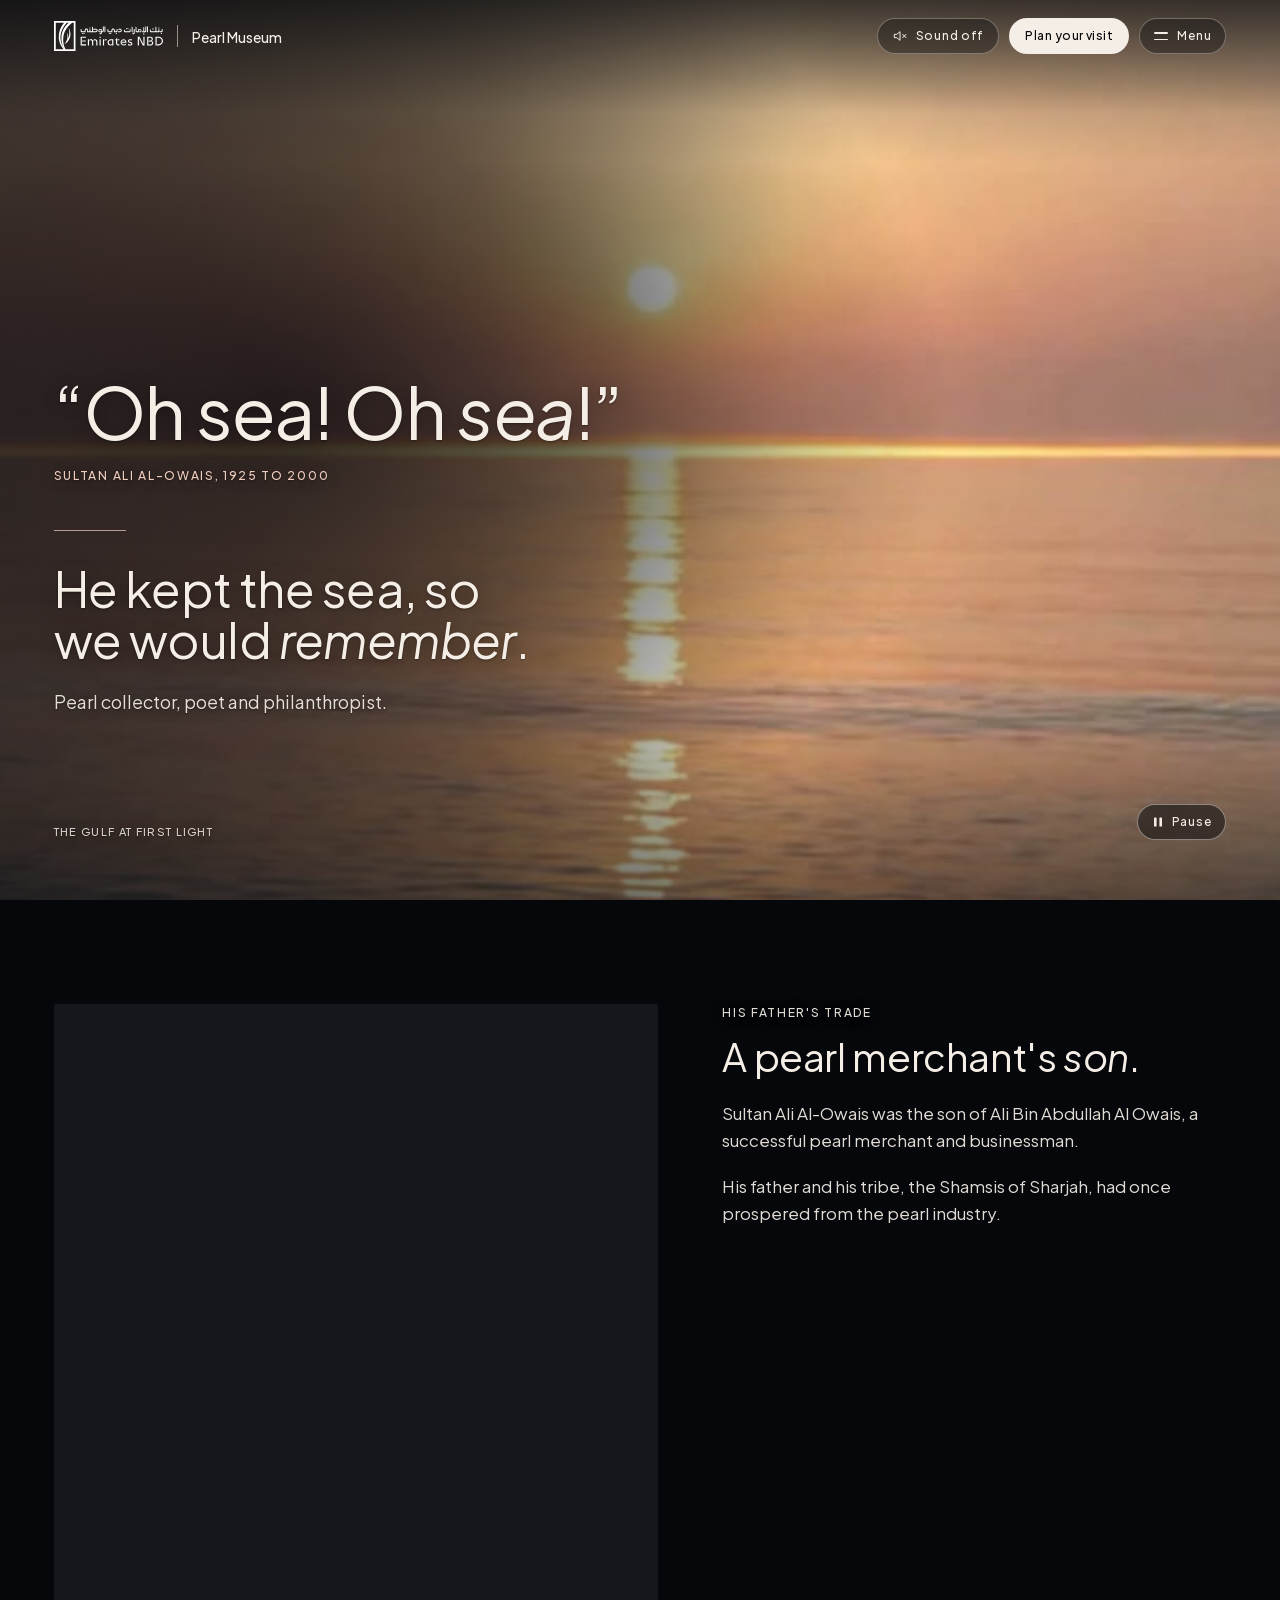
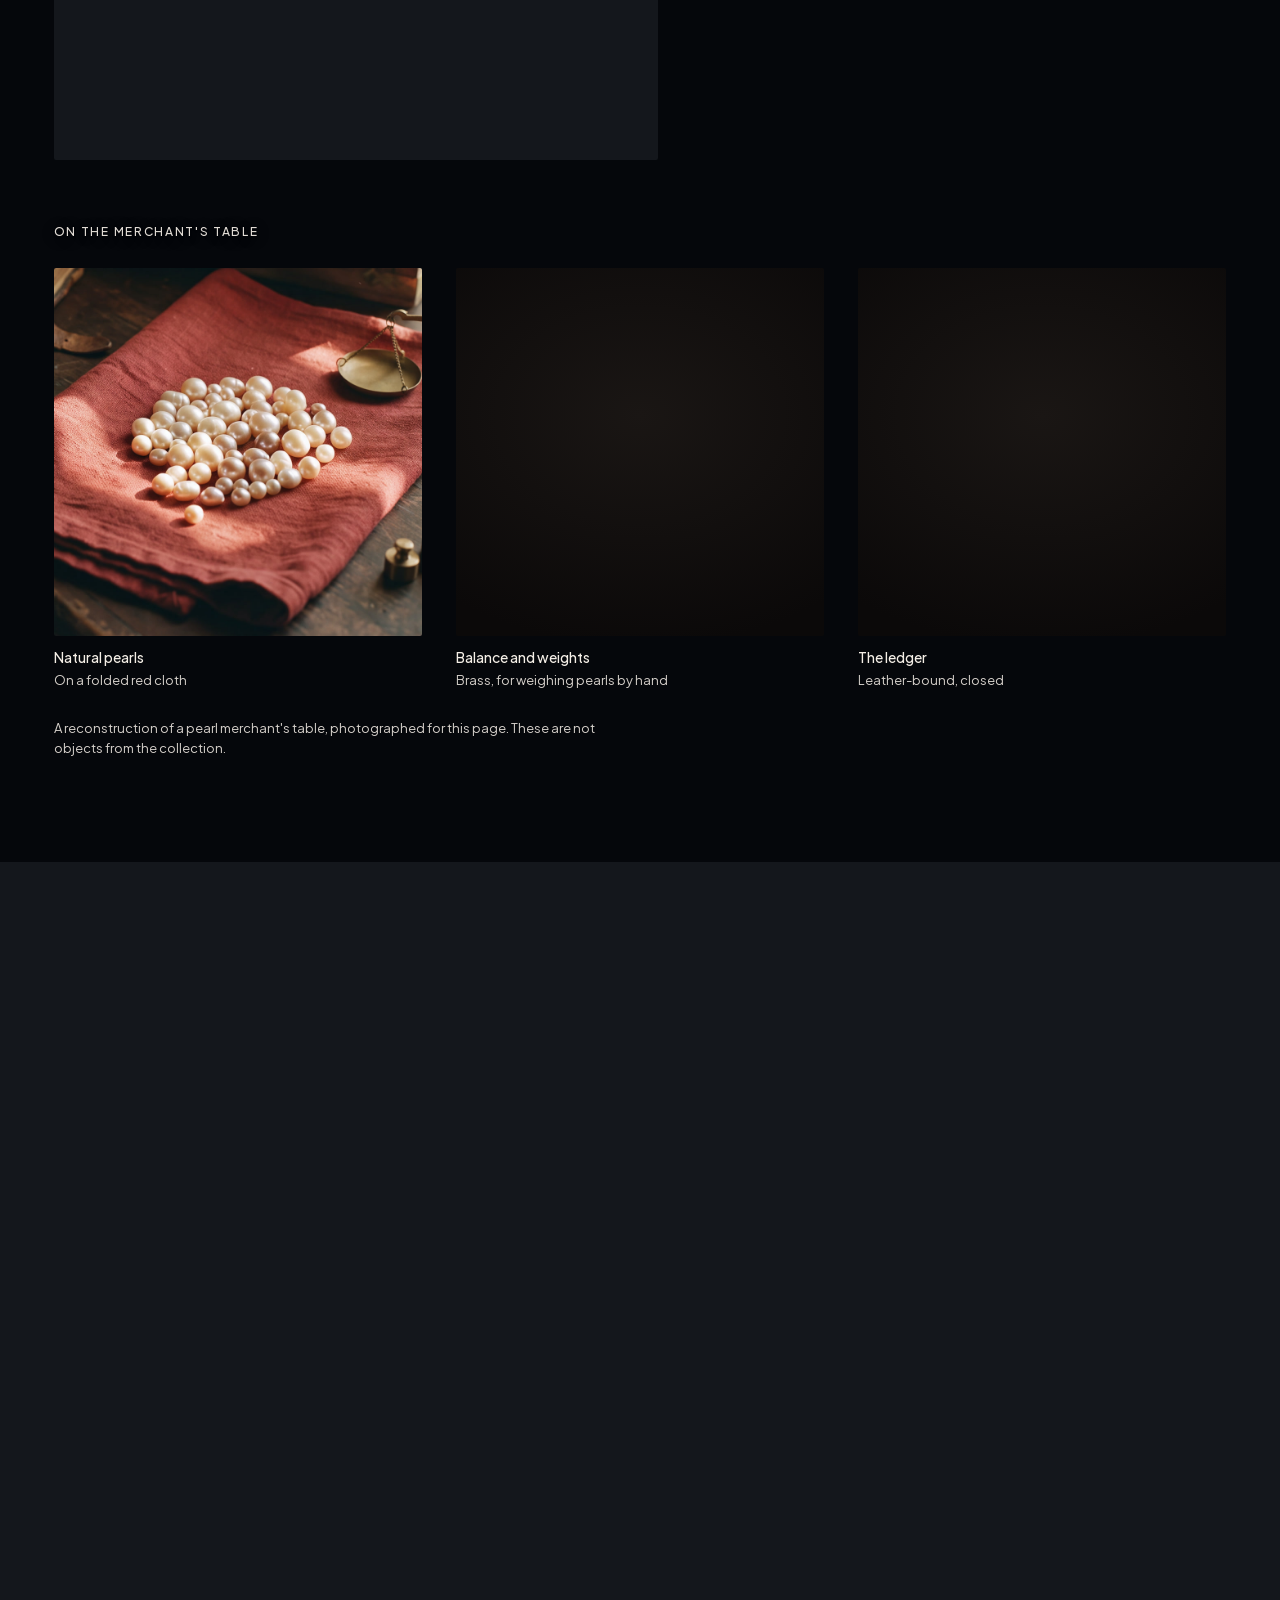
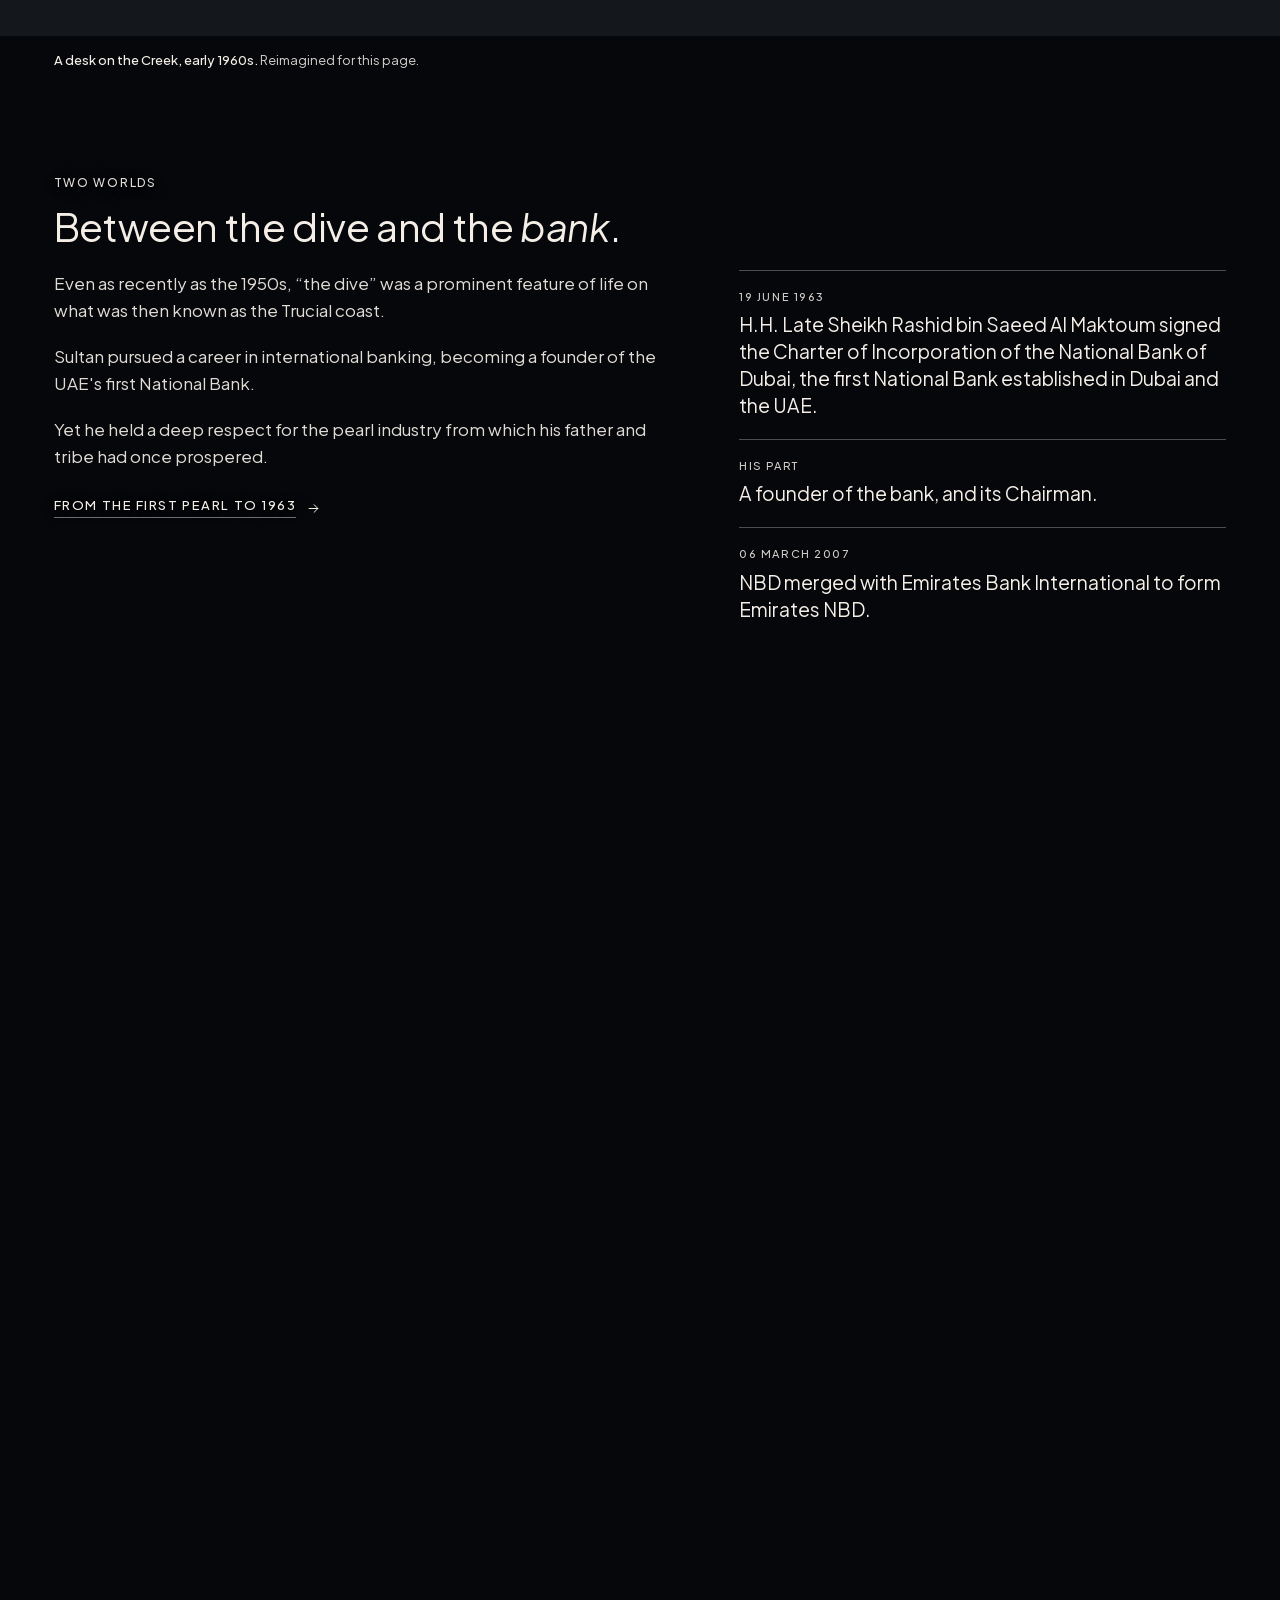
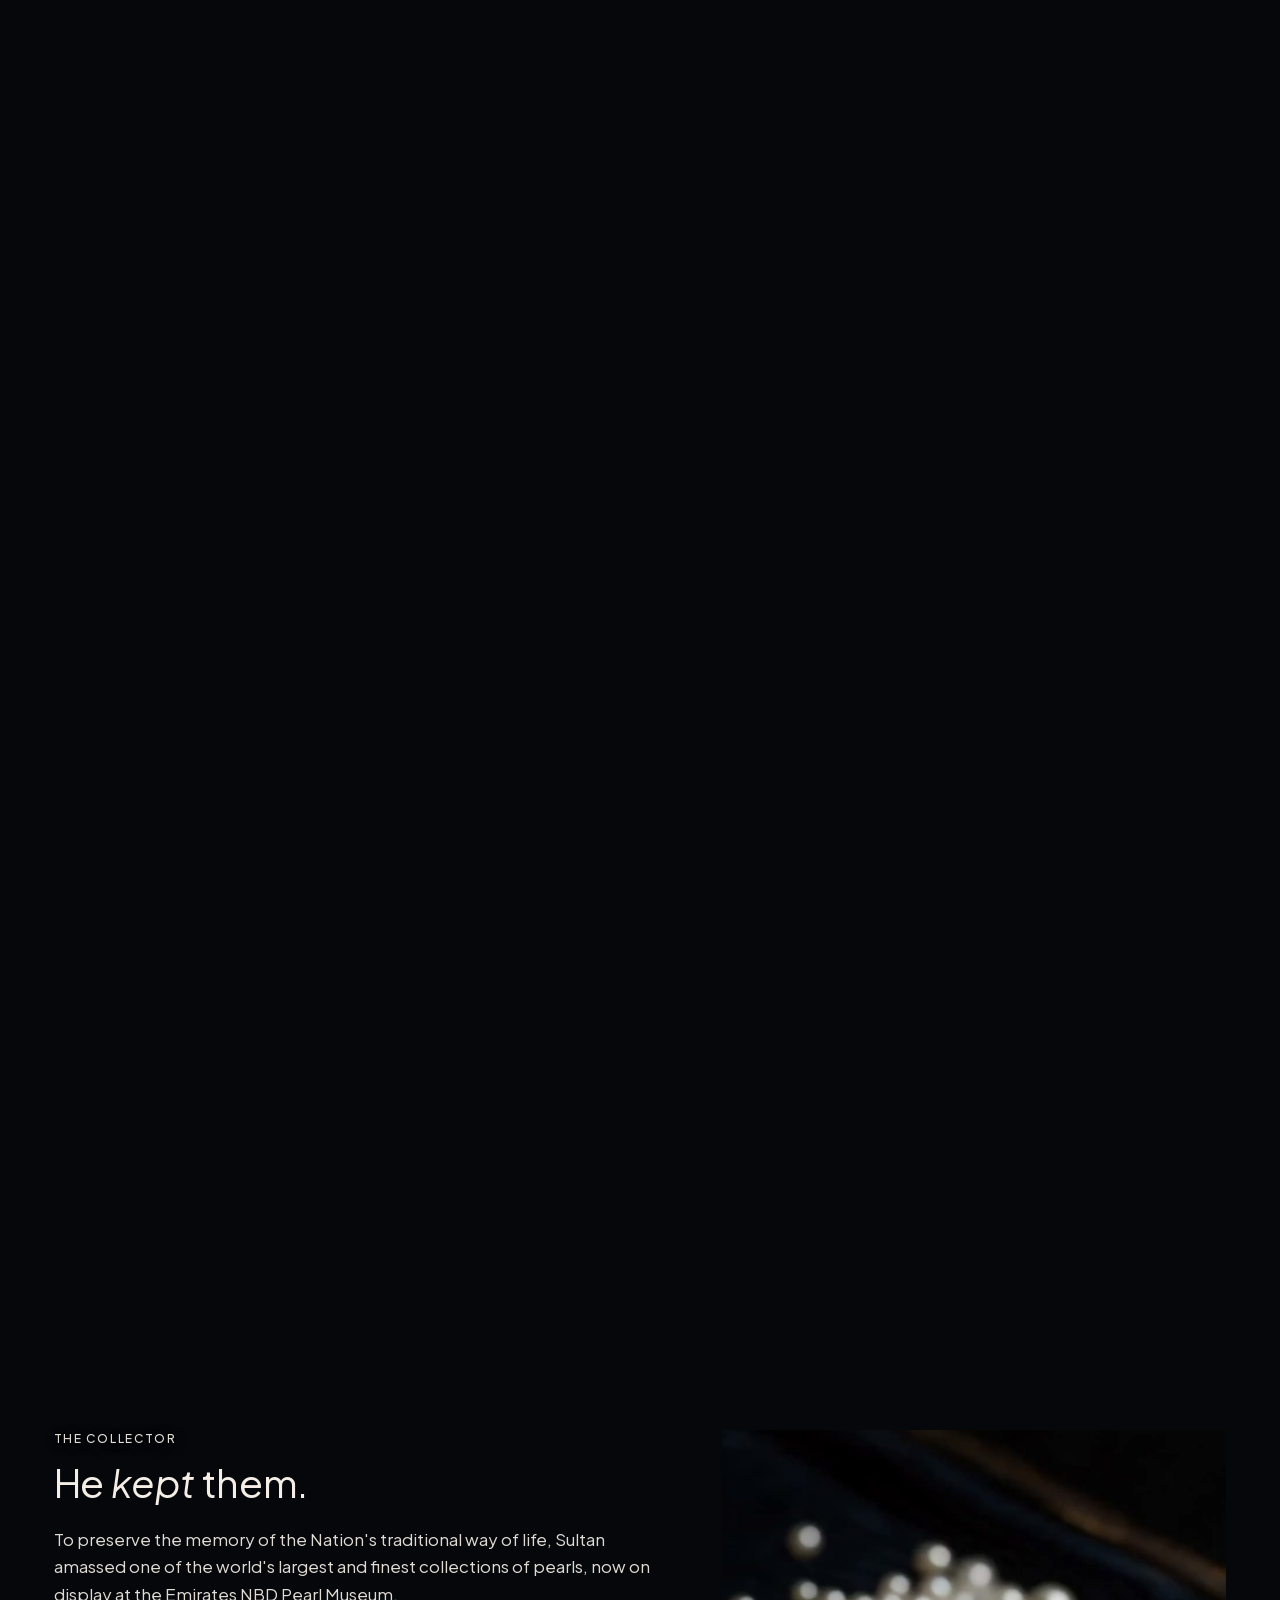
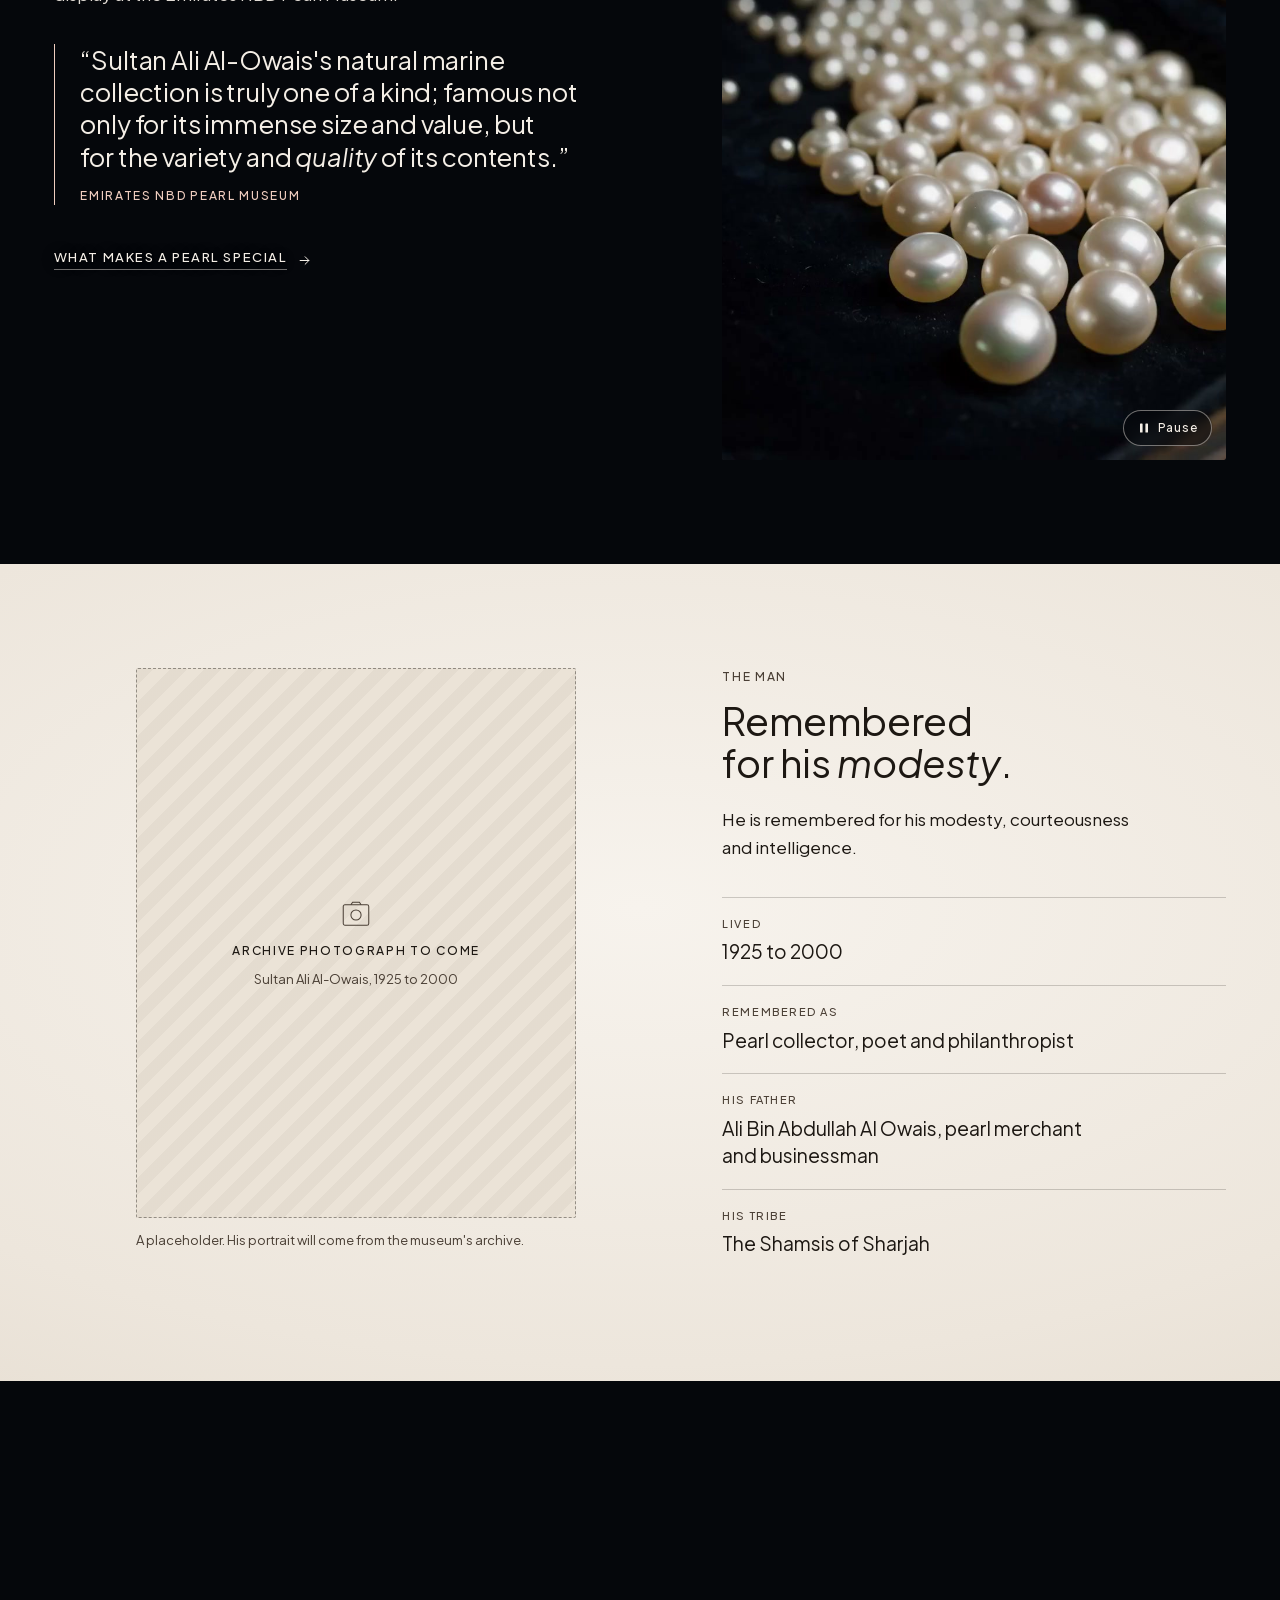
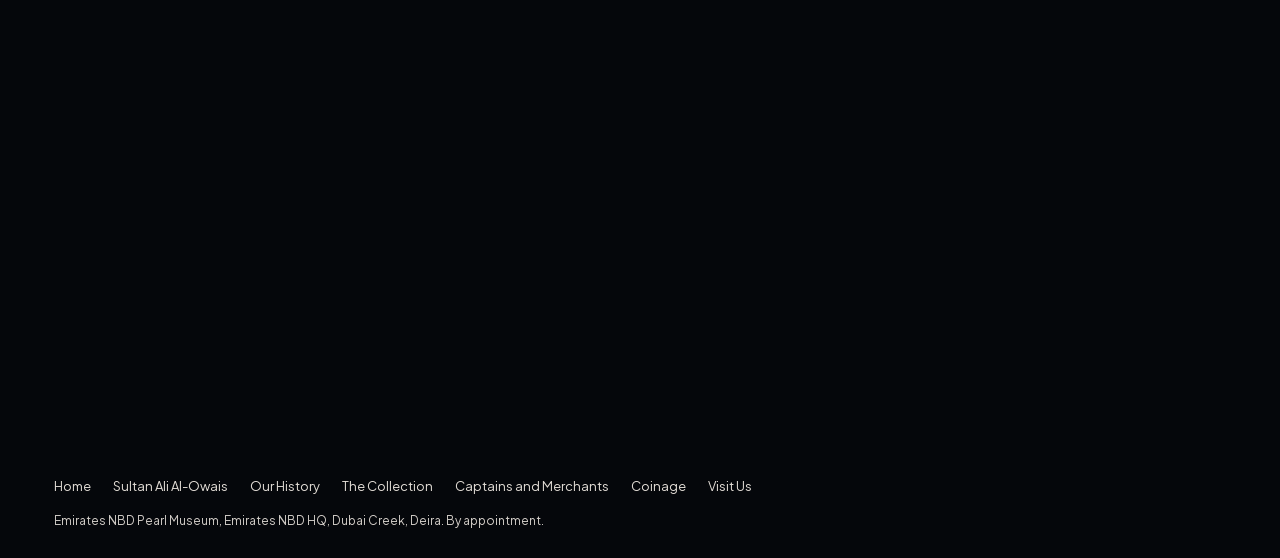
<file: about.html>
<!doctype html>
<!--
  Emirates NBD Pearl Museum: "Sultan Ali Al-Owais" (about.html). Wave 1, built from kit/ (template.html, site.css, site.js, menu).
  Governing idea: He kept the sea, so we would remember.
  The visitor is the protagonist; the museum and Sultan Ali Al-Owais are the keepers. No person appears in any image on this page,
  and no likeness of Sultan Ali Al-Owais is generated: his portrait is a labelled placeholder until the archive photograph arrives.

  Rhythm: a plain video hero (the voice at first light, a muted loop, normal scroll), then two scroll-driven scenes (the poet over
  water light, where the pearl rises on the green-plate layers; his wish on the Creek) with ordinary reading sections between them (image beside text, a small gallery of objects,
  a full-bleed still, an editorial block with a fact list, a pull quote, the portrait placeholder).
  Video (storyboard approved by Ram, storyboards/about/storyboard.html): V1 "First light" reused as the hero loop (crossfaded, sky held still, Ram 2026-10-26: no scrub on the hero), V2 "Water light"
  scrubbed under the verse in scene 4 (the plate scene's background), V3 "Across the collection" as an inline loop with a pause control.

  FACT-CHECK (for the museum to confirm; everything else is the museum's own text in CONTENT-SOURCE.md):
  - The verse "Oh sea! Oh sea! / This is the pearl of the land. / Have you in the cradles of your shells a pearl to match?" is quoted as it
    appears on the current museum site. Please confirm whether these three lines are the full poem or an excerpt, and the translator credit.
  - "Pearl collector, poet and philanthropist" and "1925 to 2000" are from the museum's About page. No birthplace or other dates are given.
  - "A founder of the bank, and its Chairman": the museum names him a founder of the UAE's first National Bank and "the late Chairman of
    National Bank of Dubai". The years of his chairmanship are not stated; none are given here.
  - "He chose banking" is not said; the page uses the museum's words "pursued a career in international banking". The line
    "Between two worlds" is an interpretive heading, not a fact.
  - The merchant's objects (pearls on a red cloth, a brass hand balance and cup weights, tweezers, a carved box, a closed ledger) are a
    generated reconstruction of a pearl merchant's table, captioned as such; they are not items from the collection or from his family.
    That merchants weighed pearls on small brass balances is general knowledge, to be checked.
  - The 1960s desk by the Creek is a reconstruction (captioned "reimagined"); it is not his desk, his office or any real document.
  - The pearl images are generated illustrations of natural Gulf pearls, not photographs of the collection. Replace with photographs of
    the real collection when the museum can supply them.
  - "1950's" in the museum text is written "1950s" here.
  - The museum text reads "one of the world's largest and finest pearl collections of pearls"; it is quoted here as "one of the world's
    largest and finest collections of pearls".
  - Quiet doors link to collection.html and history.html (wave 1 pages, built in parallel). "Plan your visit" goes to the museum's
    current Visit Us page, as on the home page.
  MARKETING COPY PASS (2026-10-27, see marketing/copy-changes.md):
  - Search description now opens "Who was Sultan Ali Al-Owais (1925 to 2000)?"; every fact in it is the museum's own.
  - The portrait placeholder ("Archive photograph to come") must not go live as it is: the museum supplies a cleared archive
    photograph or the frame is removed. The museum should also say whether his family reviews this page.
  - Interpretive headings ("He kept the sea, so we would remember", "Between the dive and the bank") are the site's words, not the
    museum's history; mark them as such in any press kit.
  - Pass 2: door labels now say where they lead. "Bringing a class?" and "Bringing guests?" open the visit request form; they invite
    a request only and promise no school or hosting service (see visit.html FACT-CHECK 16 and 17).
-->
<html lang="en" dir="ltr">
<head>
<meta charset="utf-8">
<meta name="viewport" content="width=device-width, initial-scale=1, viewport-fit=cover">
<title>Sultan Ali Al-Owais, pearl collector and poet | Emirates NBD Pearl Museum</title>
<meta name="description" content="Who was Sultan Ali Al-Owais (1925 to 2000)? A pearl merchant's son, a founder of the National Bank of Dubai, a poet, and the collector whose natural Gulf pearls the museum keeps.">
<link rel="canonical" href="about.html">
<meta property="og:type" content="website">
<meta property="og:site_name" content="Emirates NBD Pearl Museum">
<meta property="og:title" content="Sultan Ali Al-Owais | Emirates NBD Pearl Museum">
<meta property="og:description" content="He kept the sea, so we would remember. Sultan Ali Al-Owais (1925 to 2000): a pearl merchant's son, a founder of the National Bank of Dubai, a poet, and the collector whose natural Gulf pearls the Emirates NBD Pearl Museum keeps.">
<meta property="og:image" content="assets/images/og/about.jpg">
<meta property="og:image:width" content="1200">
<meta property="og:image:height" content="630">
<meta name="twitter:card" content="summary_large_image">
<meta name="twitter:title" content="Sultan Ali Al-Owais | Emirates NBD Pearl Museum">
<meta name="twitter:description" content="He kept the sea, so we would remember. Sultan Ali Al-Owais (1925 to 2000): a pearl merchant's son, a founder of the National Bank of Dubai, a poet, and the collector whose natural Gulf pearls the Emirates NBD Pearl Museum keeps.">
<meta name="twitter:image" content="assets/images/og/about.jpg">
<link rel="icon" type="image/png" sizes="32x32" href="assets/images/og/favicon-32.png">
<link rel="apple-touch-icon" sizes="180x180" href="assets/images/og/apple-touch-icon.png">
<meta name="theme-color" content="#05070b">
<link rel="icon" href="data:image/svg+xml,%3Csvg xmlns='http://www.w3.org/2000/svg' viewBox='0 0 32 32'%3E%3Cdefs%3E%3CradialGradient id='g' cx='.36' cy='.32' r='.75'%3E%3Cstop offset='0' stop-color='%23fffdf8'/%3E%3Cstop offset='.5' stop-color='%23e6dad0'/%3E%3Cstop offset='1' stop-color='%238f8590'/%3E%3C/radialGradient%3E%3C/defs%3E%3Ccircle cx='16' cy='16' r='12' fill='url(%23g)'/%3E%3C/svg%3E">
<link rel="preload" href="assets/fonts/plus-jakarta-sans-normal-latin.woff2" as="font" type="font/woff2" crossorigin>
<link rel="preload" as="image" href="assets/images/about/a1-hero-loop-poster.jpg" media="(min-width:720px)" fetchpriority="high">
<link rel="preload" as="image" href="assets/images/about/a1-hero-loop-m-poster.jpg" media="(max-width:719.98px)" fetchpriority="high">
<link rel="stylesheet" href="assets/css/style.min.css">
<!-- site.js is the only script tag: it loads assets/js/menu.js and GSAP (kit/vendor) on its own -->
<script src="assets/js/script.min.js" data-page="about"></script>
</head>
<body>
<div class="pm-page pm-page--about">
<a class="skip" href="#story">Skip to the story</a>

<header class="top">
  <a class="mark" href="index.html" aria-label="Emirates NBD Pearl Museum, home">
    <img class="mark__logo mark__logo--w" src="assets/images/logo-enbd-white.svg" alt="" width="110" height="30">
    <img class="mark__logo mark__logo--c" src="assets/images/logo-enbd-navy.svg" alt="" width="110" height="30">
    <span class="mark__div" aria-hidden="true"></span><span class="mark__t" aria-hidden="true">Pearl Museum</span>
  </a>
  <div class="top__end">
    <button class="tgl" id="soundTgl" type="button" aria-pressed="false" aria-label="Sound">
      <svg viewBox="0 0 24 24" fill="none" stroke="currentColor" stroke-width="1.5" stroke-linecap="round" stroke-linejoin="round" aria-hidden="true"><path d="M4 9.5h3.2L12 5.5v13l-4.8-4H4z"/><path class="w" d="M15.5 9a4 4 0 0 1 0 6M18 6.5a7.5 7.5 0 0 1 0 11"/><path class="x" d="M16 9.5l5 5M21 9.5l-5 5"/></svg>
      <span class="lbl" aria-hidden="true" id="soundState">Sound off</span>
    </button>
  </div>
</header>

<main id="story">

  <!-- 1 THE VOICE (hero, normal scroll). A plain muted loop of the empty Gulf at first light (V1 footage, crossfaded loop, sky held still),
       with one composed screen of copy: his line, his name and dates, then the governing idea. -->
  <section class="hero loop over" id="voice" aria-labelledby="voiceh" style="--copy-span:7">
    <div class="hero__media">
      <picture class="hero__poster"><source media="(max-width:719.98px)" srcset="assets/images/about/a1-hero-loop-m-poster.jpg" width="608" height="1080"><img src="assets/images/about/a1-hero-loop-poster.jpg" width="1920" height="1080" decoding="async" fetchpriority="high" alt="The empty Arabian Gulf at first light: the low sun over a level horizon, a thin path of gold across calm water and a slow swell rolling in."></picture>
      <video class="hero__video" muted loop playsinline autoplay preload="auto" aria-hidden="true">
        <source media="(max-width:719.98px)" src="assets/videos/about/a1-hero-loop-m.mp4" type="video/mp4">
        <source src="assets/videos/about/a1-hero-loop.mp4" type="video/mp4">
      </video>
      <div class="hero__scrim"></div>
    </div>
    <div class="hero__copy copy--low-left">
      <p class="line line--xl hero__verse">“Oh sea! Oh <em>sea</em>!”</p>
      <p class="cap1">Sultan Ali Al-Owais, 1925 to 2000</p>
      <span class="hero__rule" aria-hidden="true"></span>
      <h1 class="line hero__h1" id="voiceh">He kept the sea, so we would <em>remember</em>.</h1>
      <div class="copy__after"><p class="sub">Pearl collector, poet and philanthropist.</p></div>
    </div>
    <p class="caption hero__cap cap--base">The Gulf at first light</p>
    <button class="loop__ctl hero__ctl hint--base" type="button" aria-pressed="false" aria-label="Pause the sea video"><svg class="i-pause" viewBox="0 0 12 12" fill="currentColor" aria-hidden="true"><rect x="2" y="1.5" width="2.6" height="9" rx=".6"/><rect x="7.4" y="1.5" width="2.6" height="9" rx=".6"/></svg><svg class="i-play" viewBox="0 0 12 12" fill="currentColor" aria-hidden="true"><path d="M3 1.6v8.8L10.4 6z"/></svg><span class="t">Pause</span></button>
  </section>

  <!-- 2 A PEARL MERCHANT'S SON (reading). Image beside text, then three objects of the trade. -->
  <section class="flow" id="father" aria-labelledby="fatherh">
    <div class="flow__inner">
      <div class="split">
        <figure class="split__media" style="--ar:4/5;--op:64% 56%" data-reveal>
          <picture><source media="(max-width:719.98px)" srcset="assets/images/about/a2-merchant-m.jpg" width="1080" height="1920"><img src="assets/images/about/a2-merchant.jpg" srcset="assets/images/about/a2-merchant-1280.jpg 1280w, assets/images/about/a2-merchant.jpg 2560w" sizes="(max-width:719.98px) 100vw, 55vw" width="2560" height="1440" decoding="async" loading="lazy" alt="A pearl merchant's table in warm shutter light: natural pearls on a red cloth, a small brass balance, brass weights, a carved box and a closed leather ledger."></picture>
        </figure>
        <div class="split__text" data-reveal data-reveal-delay="1">
          <p class="eyebrow">His father's trade</p>
          <h2 class="line" id="fatherh">A pearl merchant's <em>son</em>.</h2>
          <div class="prose">
            <p>Sultan Ali Al-Owais was the son of Ali Bin Abdullah Al Owais, a successful pearl merchant and businessman.</p>
            <p>His father and his tribe, the Shamsis of Sharjah, had once prospered from the pearl industry.</p>
          </div>
        </div>
      </div>

      <div class="objects">
        <p class="eyebrow" data-reveal>On the merchant's table</p>
        <ul class="gallery" style="--cell:240px">
          <li data-reveal><figure><div class="obj"><img src="assets/images/about/a2-detail-pearls.jpg" width="900" height="900" loading="lazy" decoding="async" alt="A small heap of natural pearls of different sizes on a folded red cotton cloth."></div><figcaption><b>Natural pearls</b>On a folded red cloth</figcaption></figure></li>
          <li data-reveal data-reveal-delay="1"><figure><div class="obj"><img src="assets/images/about/a2-detail-balance.jpg" width="900" height="900" loading="lazy" decoding="async" alt="A small brass hand balance with two pans, a row of brass cup weights and fine tweezers."></div><figcaption><b>Balance and weights</b>Brass, for weighing pearls by hand</figcaption></figure></li>
          <li data-reveal data-reveal-delay="2"><figure><div class="obj"><img src="assets/images/about/a2-detail-ledger.jpg" width="900" height="900" loading="lazy" decoding="async" alt="A closed, worn leather-bound ledger with a strap clasp."></div><figcaption><b>The ledger</b>Leather-bound, closed</figcaption></figure></li>
        </ul>
        <p class="note" data-reveal>A reconstruction of a pearl merchant's table, photographed for this page. These are not objects from the collection.</p>
      </div>
    </div>
  </section>

  <!-- 3 TWO WORLDS (reading). A full-bleed still, then the bank, in the museum's words, with a quiet fact list. -->
  <figure class="bleed" id="desk" data-reveal>
    <div class="bleed__img" style="--op:58% 50%">
      <picture><source media="(max-width:719.98px)" srcset="assets/images/about/a3-desk-m.jpg" width="1080" height="1920"><img src="assets/images/about/a3-desk.jpg" srcset="assets/images/about/a3-desk-1280.jpg 1280w, assets/images/about/a3-desk.jpg 2560w" sizes="100vw" width="2560" height="1440" decoding="async" loading="lazy" alt="A dark wooden desk by a window on Dubai Creek in morning light: a capped fountain pen on a folded blank sheet, a glass inkwell, and moored dhows on the far bank."></picture>
    </div>
    <figcaption><b>A desk on the Creek, early 1960s.</b> Reimagined for this page.</figcaption>
  </figure>

  <section class="flow" id="worlds" aria-labelledby="worldsh">
    <div class="flow__inner">
      <article class="ed ed--wide">
        <div class="ed__head" data-reveal>
          <p class="eyebrow">Two worlds</p>
          <h2 class="line" id="worldsh">Between the dive and the <em>bank</em>.</h2>
        </div>
        <div class="prose" data-reveal>
          <p>Even as recently as the 1950s, “the dive” was a prominent feature of life on what was then known as the Trucial coast.</p>
          <p>Sultan pursued a career in international banking, becoming a founder of the UAE's first National Bank.</p>
          <p>Yet he held a deep respect for the pearl industry from which his father and tribe had once prospered.</p>
          <p class="door-wrap"><a class="door" href="history.html"><span>From the first pearl to 1963</span><svg viewBox="0 0 24 24" fill="none" stroke="currentColor" stroke-width="1.6" stroke-linecap="round" stroke-linejoin="round" aria-hidden="true"><path d="M5 12h14M13 6l6 6-6 6"/></svg></a></p>
        </div>
        <ul class="facts" data-reveal data-reveal-delay="1" aria-label="The bank">
          <li><span class="k">19 June 1963</span><span class="v">H.H. Late Sheikh Rashid bin Saeed Al Maktoum signed the Charter of Incorporation of the National Bank of Dubai, the first National Bank established in Dubai and the UAE.</span></li>
          <li><span class="k">His part</span><span class="v">A founder of the bank, and its Chairman.</span></li>
          <li><span class="k">06 March 2007</span><span class="v">NBD merged with Emirates Bank International to form Emirates NBD.</span></li>
        </ul>
      </article>
    </div>
  </section>

  <!-- 4 THE POET (scroll scene, the emotional peak). Water light, his verse one line per screen; then the green-plate transition (T1):
       one keyed pearl rises out of the water, the sea goes dark, the tray of his collection appears behind it. V2 "Water light" replaces the still once approved. -->
  <section class="scene" id="poet" style="--span:420" aria-labelledby="poeth" data-sound="amb-open-sea 0 page out .5 2.2; music-drone-bed -16 base .6 in -.3 .1 out .9 1.4; music-oud-sparse -4 in -.15 .12 out .85 1.3">
    <div class="stage">
      <div class="frame plate" data-ph="assets/videos/about/a4-water.mp4 (+ -poster.jpg) + a-pearl-cut.png + a5-pearls.jpg">
        <div class="plate__bg" data-kf='{"0":{"scale":1.07},"0.56":{"scale":1.0,"blur":0},"0.7":{"scale":1.03,"blur":10}}' data-rm-at="0.5">
          <picture class="poster"><source media="(max-width:719.98px)" srcset="assets/images/about/a4-water-m-poster.jpg" data-next="assets/images/about/a4-water-m.jpg" width="608" height="1080"><img data-role="bg" src="assets/images/about/a4-water-poster.jpg" data-alt="assets/images/about/a4-water.jpg" width="1920" height="1080" decoding="async" loading="lazy" alt="Dark calm water at dusk, small ripples catching gold glints of the low sun."></picture>
          <video class="scrub fx-layer" muted playsinline preload="none" aria-hidden="true" data-load="scroll" data-src="assets/videos/about/a4-water.mp4" data-src-m="assets/videos/about/a4-water-m.mp4"></video>
        </div>
        <div class="scrim"></div>
        <div class="poet-ink fx-layer" aria-hidden="true" data-kf='{"0":{"opacity":0},"0.56":{"opacity":0},"0.7":{"opacity":0.94},"1":{"opacity":0.94}}' data-rm-at="0.5"></div>
        <div class="plate__bg poet-tray fx-layer" aria-hidden="true" data-kf='{"0":{"opacity":0,"scale":1.12},"0.64":{"opacity":0,"scale":1.12},"0.78":{"opacity":0.62,"scale":1.0},"1":{"opacity":0.62,"scale":0.98}}' data-rm-at="0.5">
          <picture><source media="(max-width:719.98px)" srcset="assets/images/about/a5-pearls-m.jpg" width="1080" height="1920"><img src="assets/images/about/a5-pearls.jpg" width="2560" height="1440" decoding="async" loading="lazy" alt=""></picture>
        </div>
        <div class="plate__shadow poet-glint" aria-hidden="true" style="--sx:66%;--sy:64%;--sw:30vmin;--sx-m:50%;--sy-m:74%;--sw-m:50vw" data-kf='{"0":{"opacity":0,"scale":0.6},"0.4":{"opacity":0,"scale":0.6},"0.5":{"opacity":0.9,"scale":1},"0.62":{"opacity":0,"scale":1.3}}' data-rm-at="0.5"></div>
        <div class="plate__cut" style="--cx:66%;--cy:52%;--cw:24vmin;--cx-m:50%;--cy-m:62%;--cw-m:40vw">
          <div data-kf='{"0":{"y":18,"scale":0.5,"opacity":0,"blur":10},"0.4":{"y":18,"scale":0.5,"opacity":0,"blur":10},"0.5":{"y":8,"scale":0.66,"opacity":0.9,"blur":3},"0.66":{"x":-16,"y":0,"scale":1.15,"opacity":1,"blur":0},"1":{"x":-16,"y":-4,"scale":1.26,"opacity":1,"blur":0}}' data-kf-m='{"0":{"y":14,"scale":0.5,"opacity":0,"blur":8},"0.4":{"y":14,"scale":0.5,"opacity":0,"blur":8},"0.5":{"y":6,"scale":0.7,"opacity":0.9,"blur":3},"0.66":{"y":-10,"scale":1.1,"opacity":1,"blur":0},"1":{"y":-12,"scale":1.16,"opacity":1,"blur":0}}' data-rm-at="0.5">
            <img src="assets/images/about/a-pearl-cut.png" width="900" height="913" decoding="async" loading="lazy" alt="">
          </div>
        </div>
      </div>
      <div class="poet-copy beat-host copy--low-left copy--m-high">
        <h2 class="beat line" id="poeth" data-cue=".02 .16">He is regarded as one of the Nation's foremost poetic <em>talents</em>.</h2>
        <figure class="verse">
          <blockquote>
            <p class="beat" data-cue=".18 .29">Oh sea! Oh <em>sea</em>!</p>
            <p class="beat" data-cue=".29 .4">This is the <em>pearl</em> of the land.</p>
            <p class="beat" data-cue=".4 .58">Have you in the cradles of your shells a pearl to <em>match</em>?</p>
          </blockquote>
          <figcaption class="beat" data-cue=".44 .58"><span class="cap1">Sultan Ali Al-Owais</span></figcaption>
        </figure>
      </div>
    </div>
  </section>

  <!-- 5 THE COLLECTOR (reading). V3 "Across the collection" (inline loop with a pause control) replaces this still once approved. -->
  <section class="flow" id="collector" aria-labelledby="collectorh">
    <div class="flow__inner">
      <div class="split split--right">
        <figure class="loop split__media" style="--ar:4/5" data-reveal>
          <div class="loop__frame" style="--ar:4/5">
            <video src="assets/videos/about/a5-pearls-loop.mp4" poster="assets/images/about/a5-pearls-loop-poster.jpg" muted loop playsinline preload="metadata" aria-label="A slow camera move along loose natural pearls sorted by size on dark velvet, from larger pearls to tiny seed pearls."></video>
            <button class="loop__ctl" type="button" aria-pressed="false"><svg class="i-pause" viewBox="0 0 12 12" fill="currentColor" aria-hidden="true"><rect x="2" y="1.5" width="2.6" height="9" rx=".6"/><rect x="7.4" y="1.5" width="2.6" height="9" rx=".6"/></svg><svg class="i-play" viewBox="0 0 12 12" fill="currentColor" aria-hidden="true"><path d="M3 1.6v8.8L10.4 6z"/></svg><span class="t">Pause</span></button>
          </div>
        </figure>
        <div class="split__text" data-reveal data-reveal-delay="1">
          <p class="eyebrow">The collector</p>
          <h2 class="line" id="collectorh">He <em>kept</em> them.</h2>
          <div class="prose">
            <p>To preserve the memory of the Nation's traditional way of life, Sultan amassed one of the world's largest and finest collections of pearls, now on display at the Emirates NBD Pearl Museum.</p>
          </div>
          <blockquote class="pull"><p>“Sultan Ali Al-Owais's natural marine collection is truly one of a kind; famous not only for its immense size and value, but for the variety and <em>quality</em> of its contents.”</p><cite>Emirates NBD Pearl Museum</cite></blockquote>
          <p class="door-wrap"><a class="door" href="collection.html"><span>What makes a pearl special</span><svg viewBox="0 0 24 24" fill="none" stroke="currentColor" stroke-width="1.6" stroke-linecap="round" stroke-linejoin="round" aria-hidden="true"><path d="M5 12h14M13 6l6 6-6 6"/></svg></a></p>
        </div>
      </div>
    </div>
  </section>

  <!-- 6 THE MAN (reading, a light ground to slow down). The archive portrait is a labelled placeholder, never generated. -->
  <section class="flow flow--cream" id="man" aria-labelledby="manh">
    <div class="flow__inner">
      <div class="split">
        <figure class="portrait" data-reveal>
          <div class="portrait__frame">
            <div class="portrait__t">
              <svg viewBox="0 0 40 40" fill="none" stroke="currentColor" stroke-width="1.2" aria-hidden="true"><rect x="5" y="8" width="30" height="24" rx="2"/><circle cx="20" cy="20" r="6"/><path d="M14 8l2-3h8l2 3"/></svg>
              <b>Archive photograph to come</b>
              <span>Sultan Ali Al-Owais, 1925 to 2000</span>
            </div>
          </div>
          <figcaption>A placeholder. His portrait will come from the museum's archive.</figcaption>
        </figure>
        <div class="split__text" data-reveal data-reveal-delay="1">
          <p class="eyebrow">The man</p>
          <h2 class="line" id="manh">Remembered for his <em>modesty</em>.</h2>
          <div class="prose">
            <p>He is remembered for his modesty, courteousness and intelligence.</p>
          </div>
          <ul class="facts" aria-label="Sultan Ali Al-Owais">
            <li><span class="k">Lived</span><span class="v">1925 to 2000</span></li>
            <li><span class="k">Remembered as</span><span class="v">Pearl collector, poet and philanthropist</span></li>
            <li><span class="k">His father</span><span class="v">Ali Bin Abdullah Al Owais, pearl merchant and businessman</span></li>
            <li><span class="k">His tribe</span><span class="v">The Shamsis of Sharjah</span></li>
          </ul>
        </div>
      </div>
    </div>
  </section>

  <!-- 7 HIS WISH, THEN THE PROMISE (scroll scene). The HQ on the Creek (the home page's photograph), one action. -->
  <section class="scene" id="wish" style="--span:250" aria-labelledby="wishh" data-sound="amb-creek-today -6 in -.2 .2; music-end-resolve -3 cue .6 .3 1.2">
    <div class="stage">
      <div class="frame" data-ph="assets/images/s8-hq.jpg">
        <div class="plane plane--bg" data-tween="scale 1.07 1 0 1 power1.out">
          <picture class="poster"><source media="(max-width:719.98px)" srcset="assets/images/s8-hq-m.jpg" width="1080" height="1920"><img data-role="bg" src="assets/images/s8-hq.jpg" data-alt="assets/images/s8-hq-poster.jpg" width="2560" height="1440" decoding="async" loading="lazy" alt="The Emirates NBD headquarters on the Deira bank of Dubai Creek in golden late-afternoon light, its curved bronze glass facade rising above the water."></picture>
        </div>
        <div class="scrim"></div>
      </div>
      <p class="beat ln copy--low-left copy--m-low line" data-cue=".12 .38">It was his wish to display his priceless collection of natural Gulf <em>pearls</em>,</p>
      <p class="beat ln copy--low-left copy--m-low line" data-cue=".38 .64">“as a tribute to the citizens of the UAE and the Gulf at large, as a reminder of a way of life now lost <em>forever</em>.”</p>
      <div class="beat copy ln copy--low-left copy--m-low" data-cue=".66 9">
        <h2 class="line" id="wishh">Come and see what he <em>kept</em>.</h2>
        <div class="end__row">
          <a class="pill pill--solid" href="visit.html" data-fp=".9"><span>Plan your visit</span><svg viewBox="0 0 24 24" fill="none" stroke="currentColor" stroke-width="1.6" stroke-linecap="round" stroke-linejoin="round" aria-hidden="true"><path d="M5 12h14M13 6l6 6-6 6"/></svg></a>
        </div>
        <div class="end__doors">
          <a class="door" href="collection.html" data-fp=".9"><span>The pearls he kept</span><svg viewBox="0 0 24 24" fill="none" stroke="currentColor" stroke-width="1.6" stroke-linecap="round" stroke-linejoin="round" aria-hidden="true"><path d="M5 12h14M13 6l6 6-6 6"/></svg></a>
          <a class="door" href="history.html" data-fp=".9"><span>The world he came from</span><svg viewBox="0 0 24 24" fill="none" stroke="currentColor" stroke-width="1.6" stroke-linecap="round" stroke-linejoin="round" aria-hidden="true"><path d="M5 12h14M13 6l6 6-6 6"/></svg></a>
          <a class="door" href="visit.html#request" data-fp=".9"><span>Bringing guests?</span><svg viewBox="0 0 24 24" fill="none" stroke="currentColor" stroke-width="1.6" stroke-linecap="round" stroke-linejoin="round" aria-hidden="true"><path d="M5 12h14M13 6l6 6-6 6"/></svg></a>
        </div>
      </div>
      <p class="beat caption cap--base" data-cue=".1 9">Emirates NBD HQ, Dubai Creek</p>
    </div>
  </section>
</main>

<footer class="foot">
  <ul class="foot__nav" aria-label="Pages">
    <li><a href="index.html">Home</a></li><li><a href="about.html" aria-current="page">Sultan Ali Al-Owais</a></li><li><a href="history.html">Our History</a></li><li><a href="collection.html">The Collection</a></li><li><a href="merchants.html">Captains and Merchants</a></li><li><a href="coinage.html">Coinage</a></li><li><a href="visit.html">Visit Us</a></li>
  </ul>
  <p>Emirates NBD Pearl Museum, Emirates NBD HQ, Dubai Creek, Deira. By appointment.</p>
</footer>

</div>
</body>
</html>
</file>
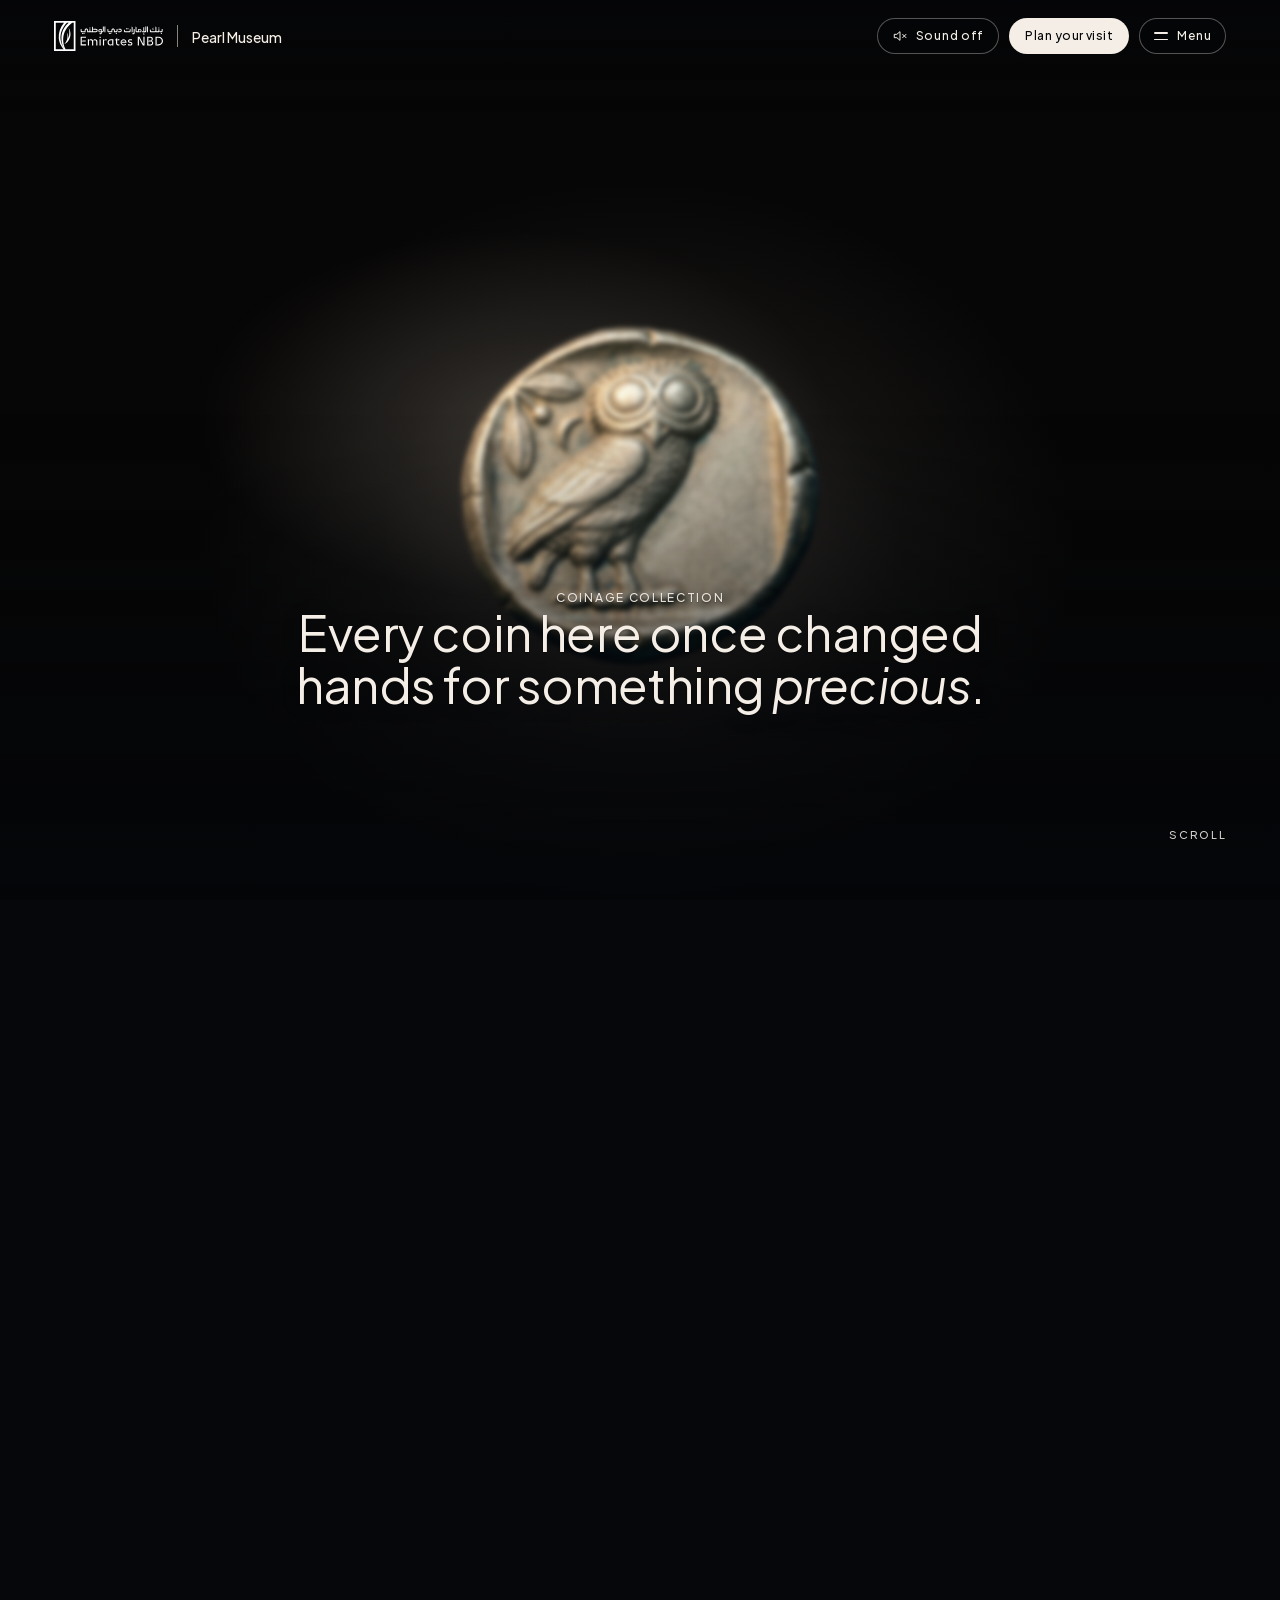
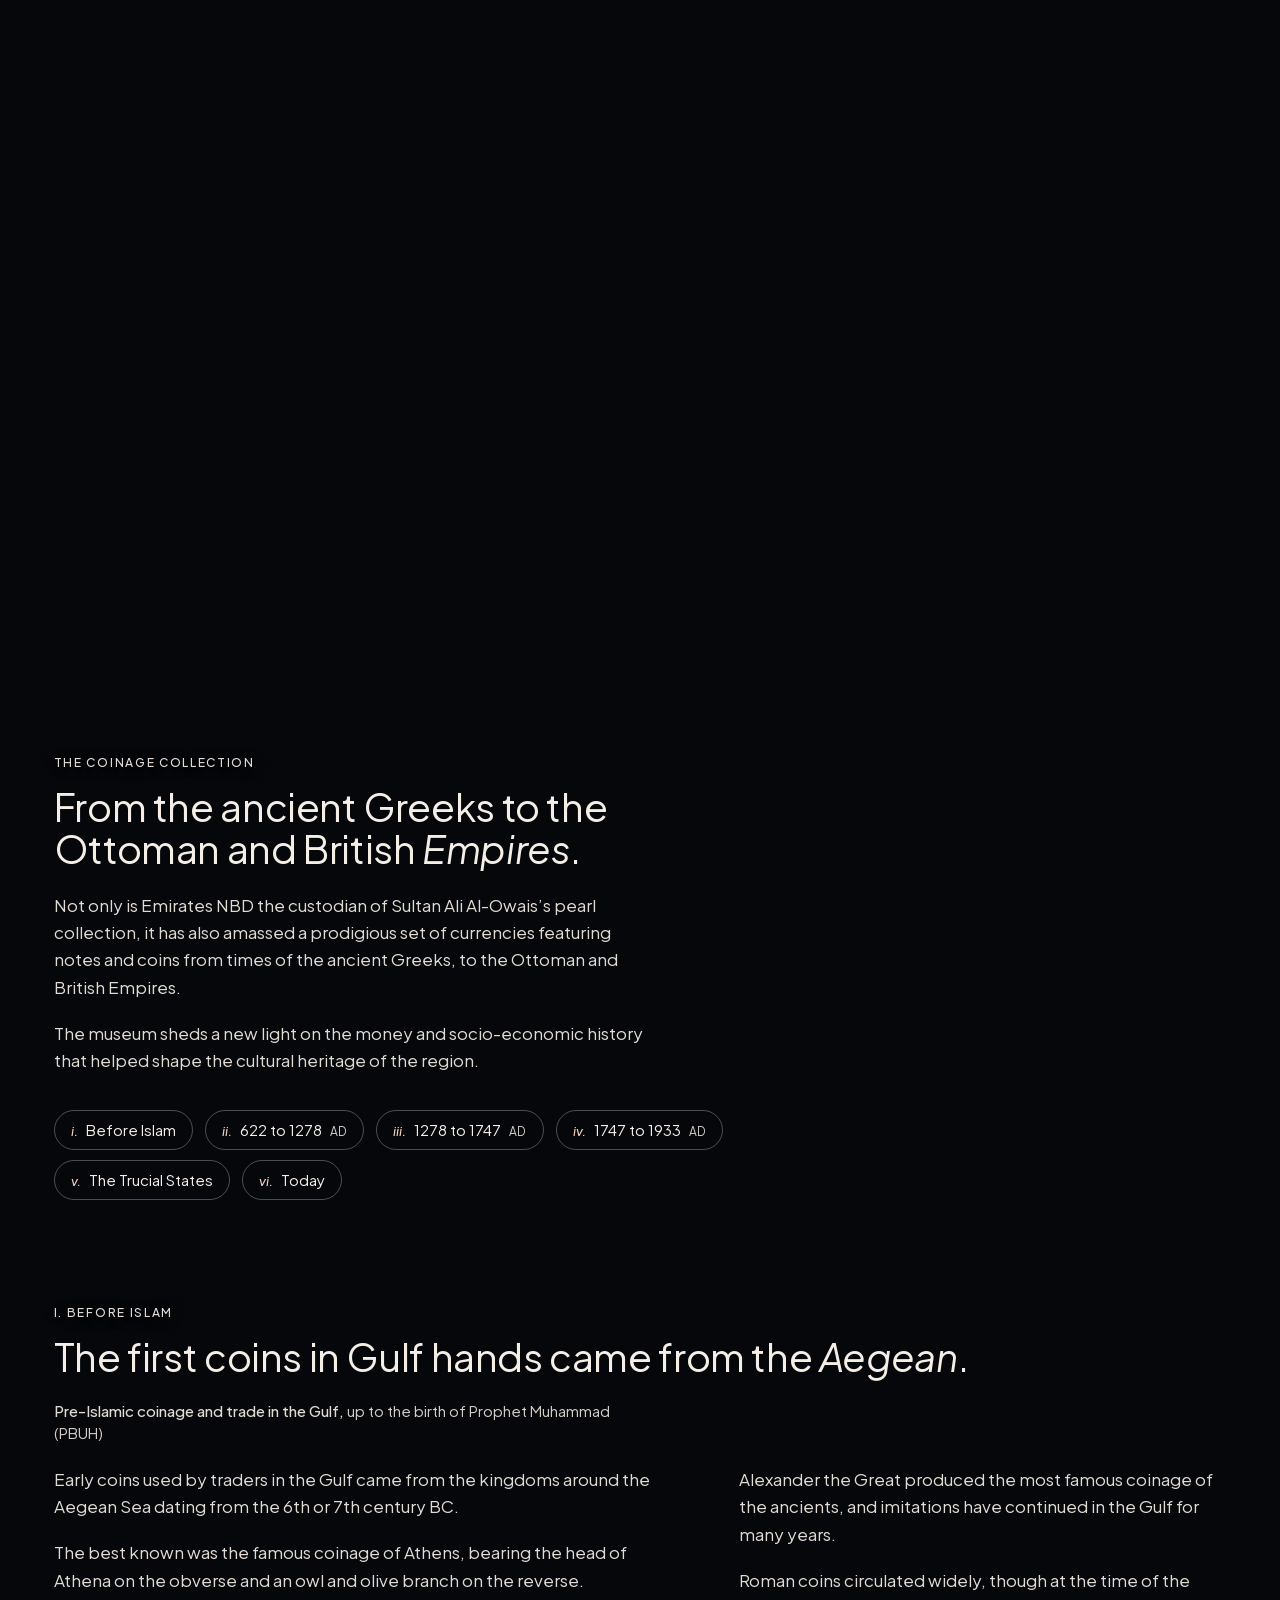
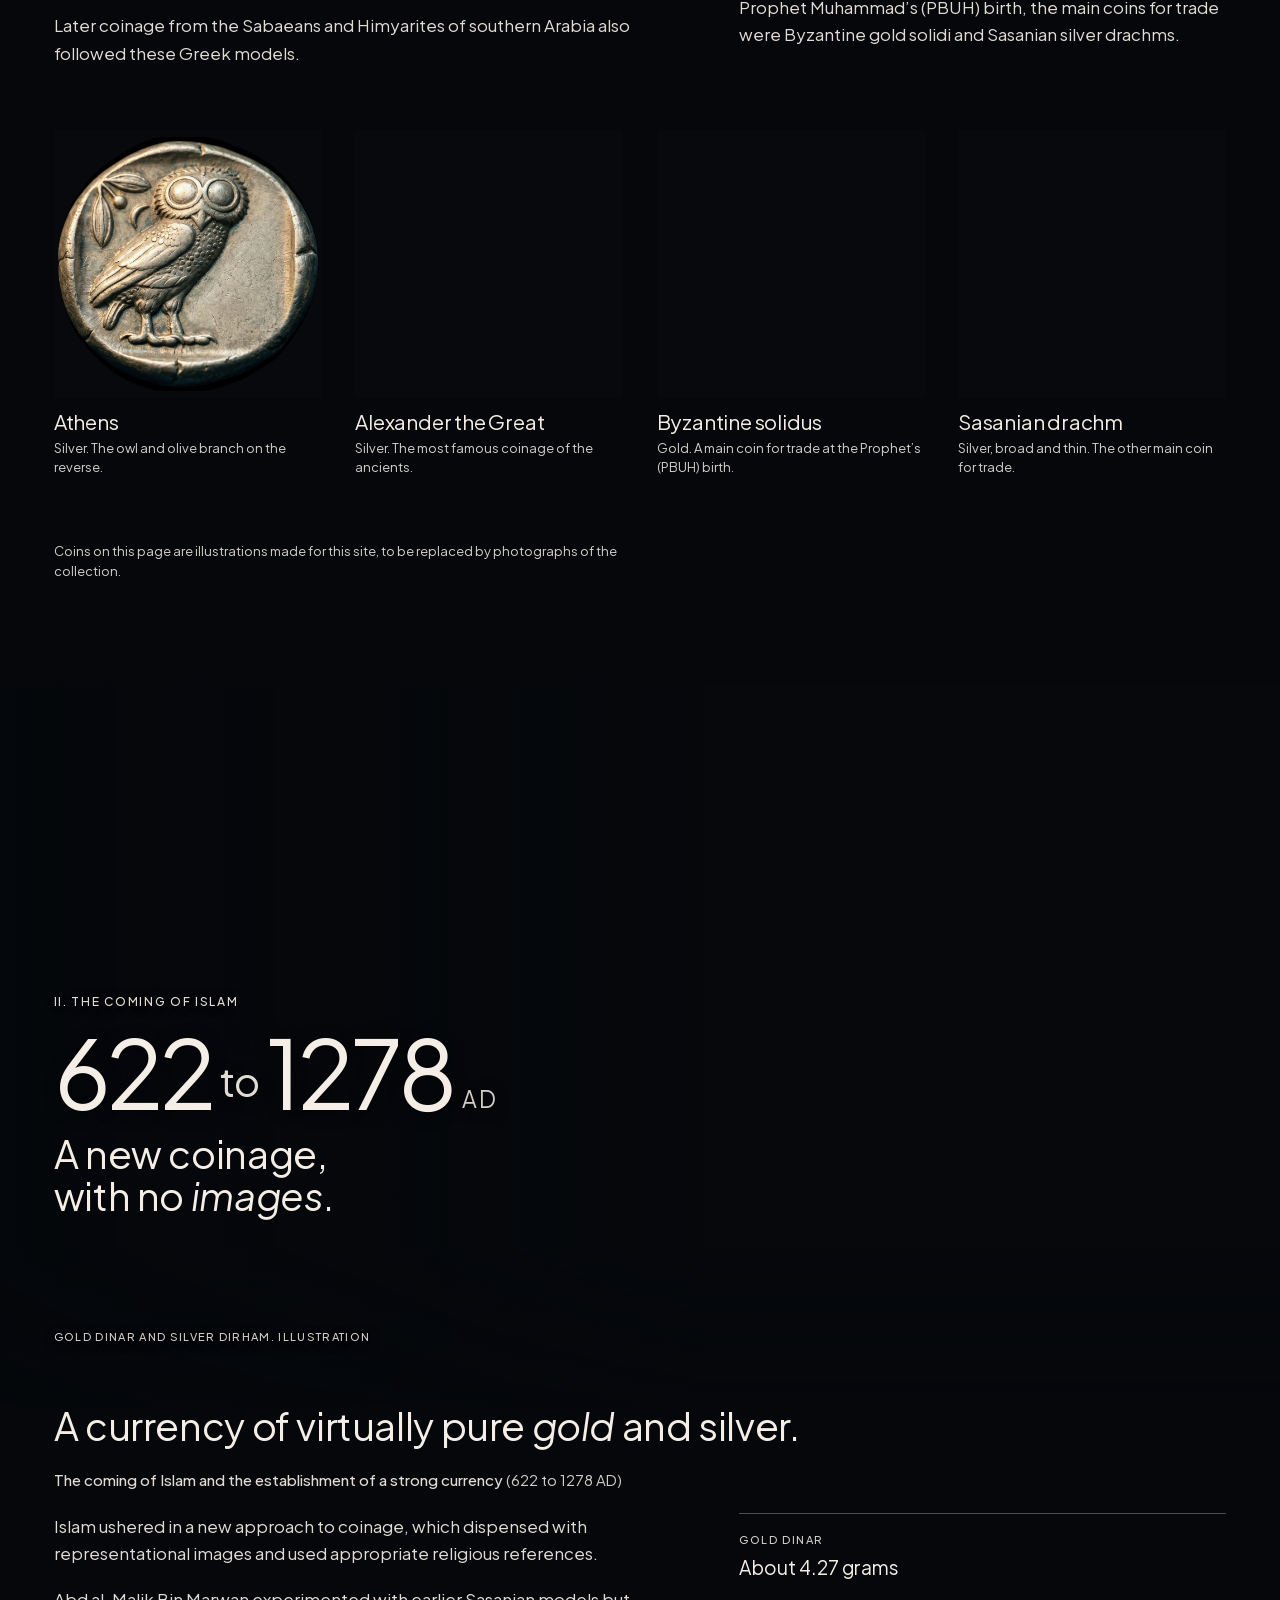
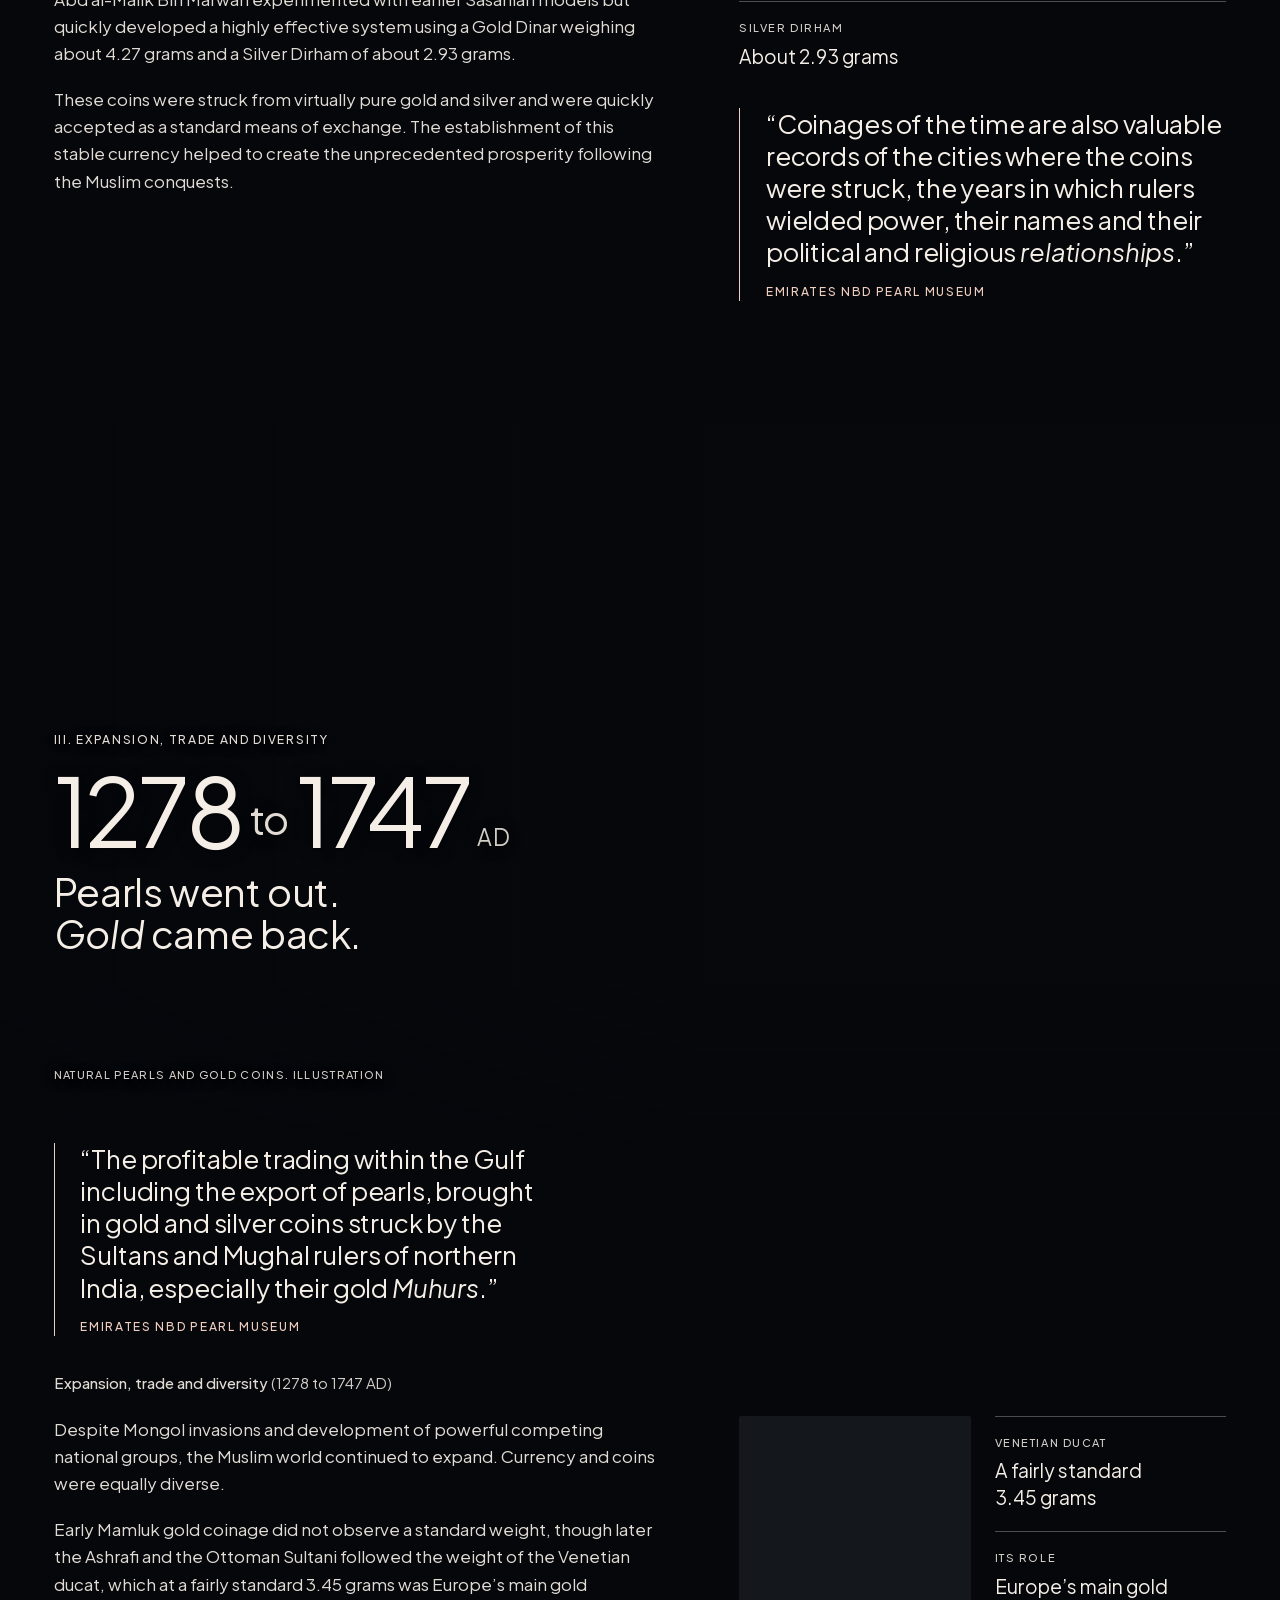
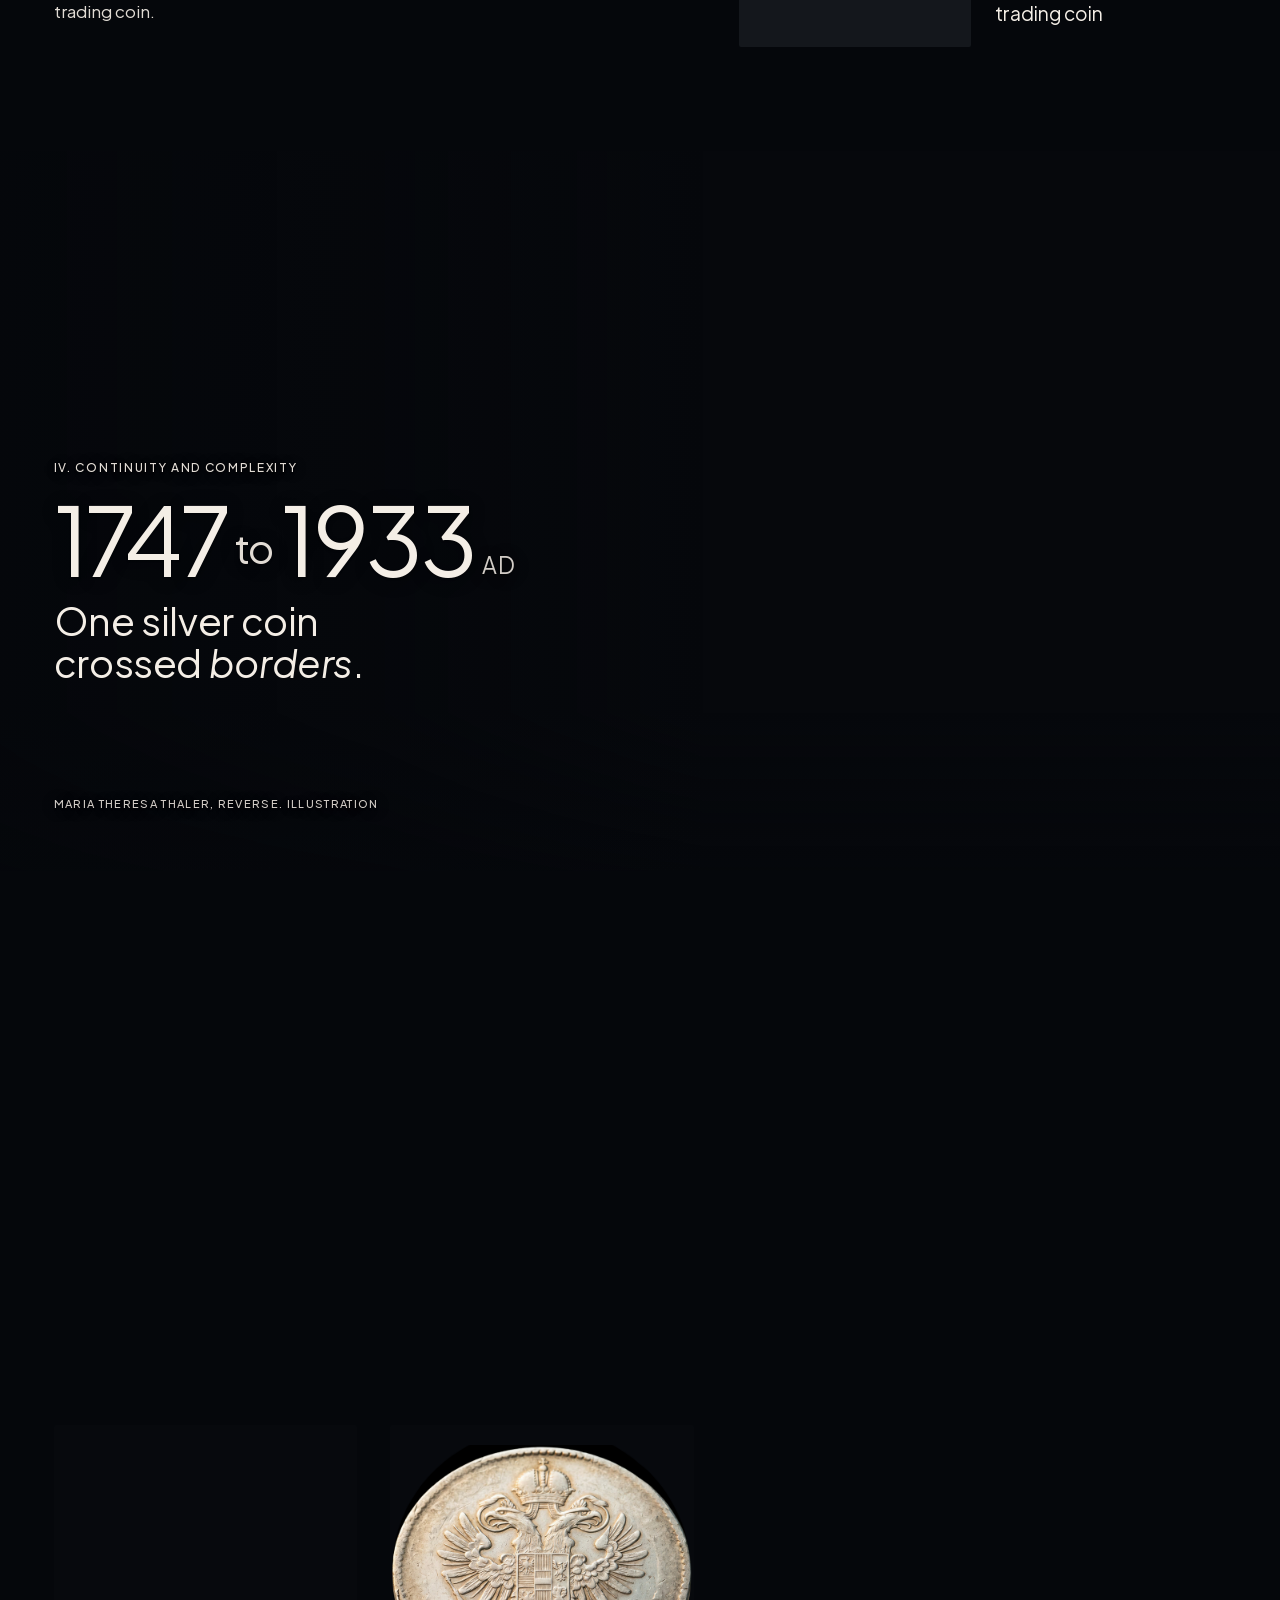
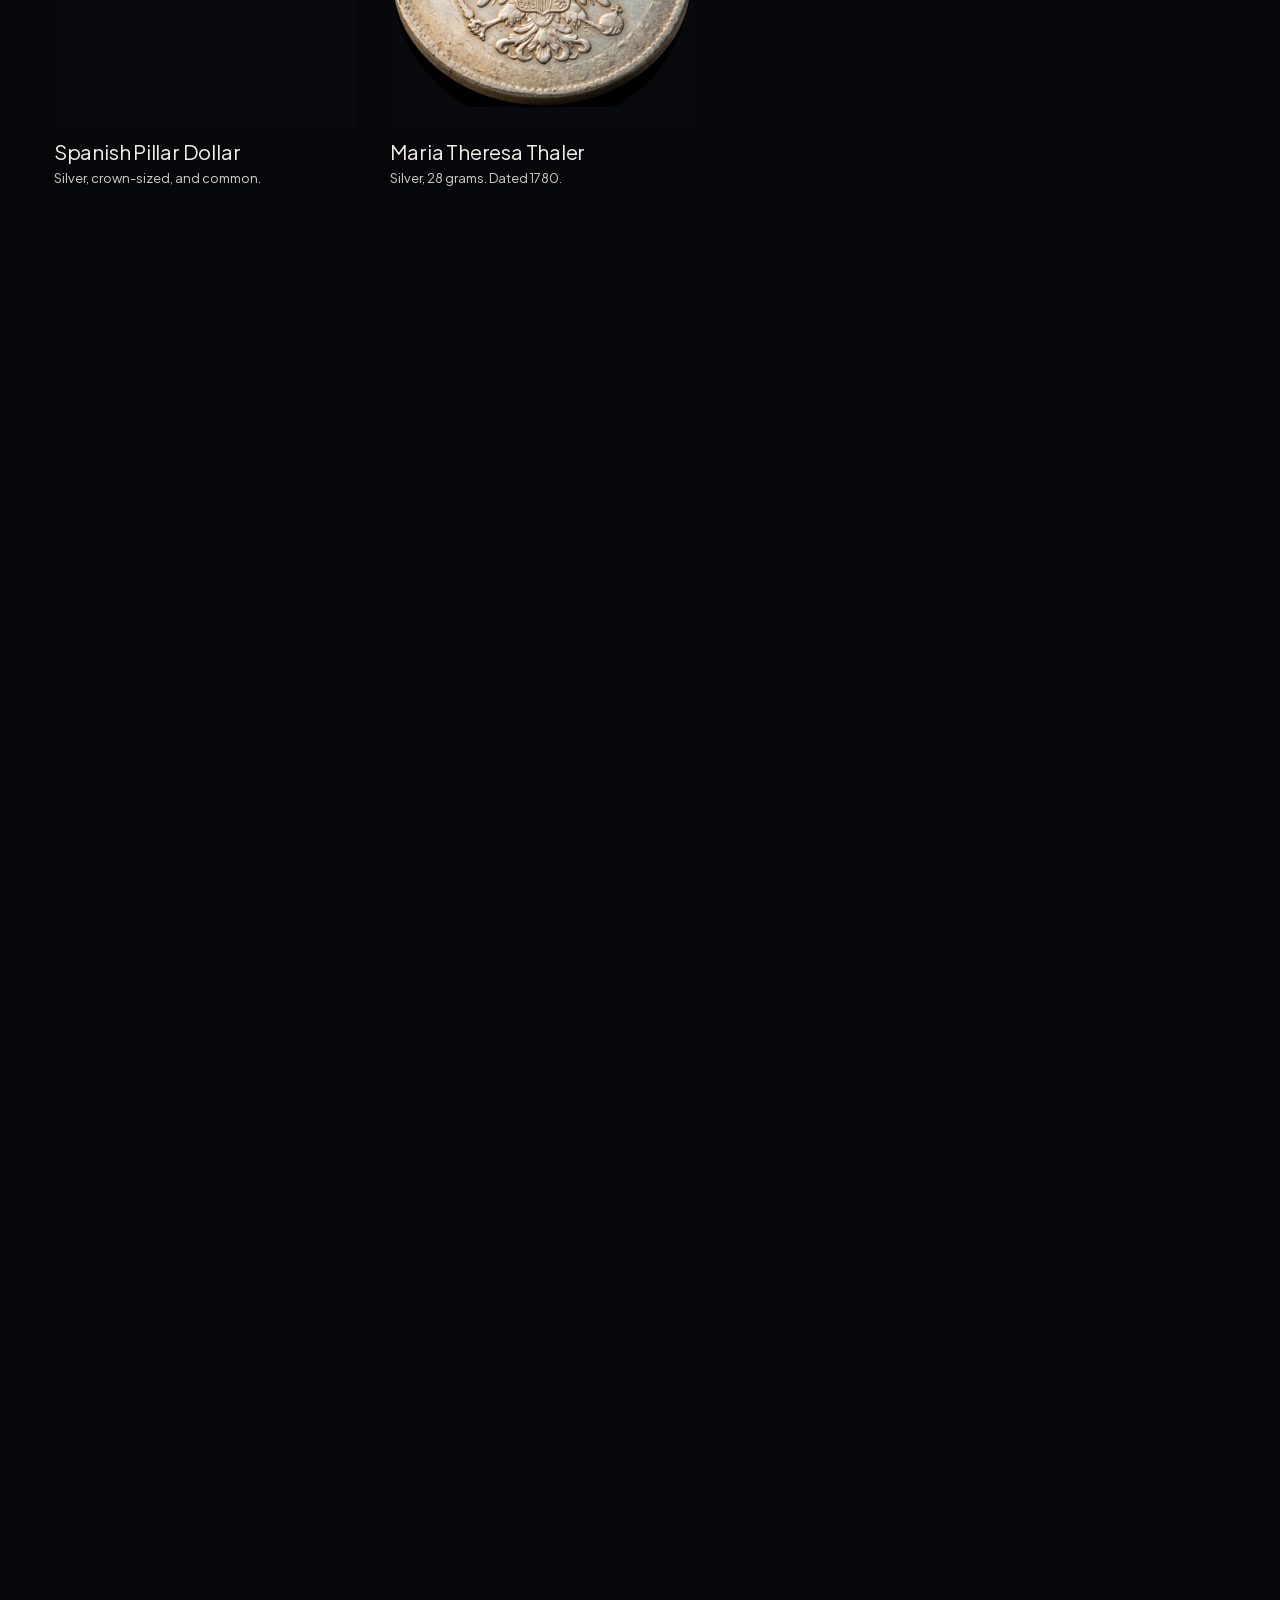
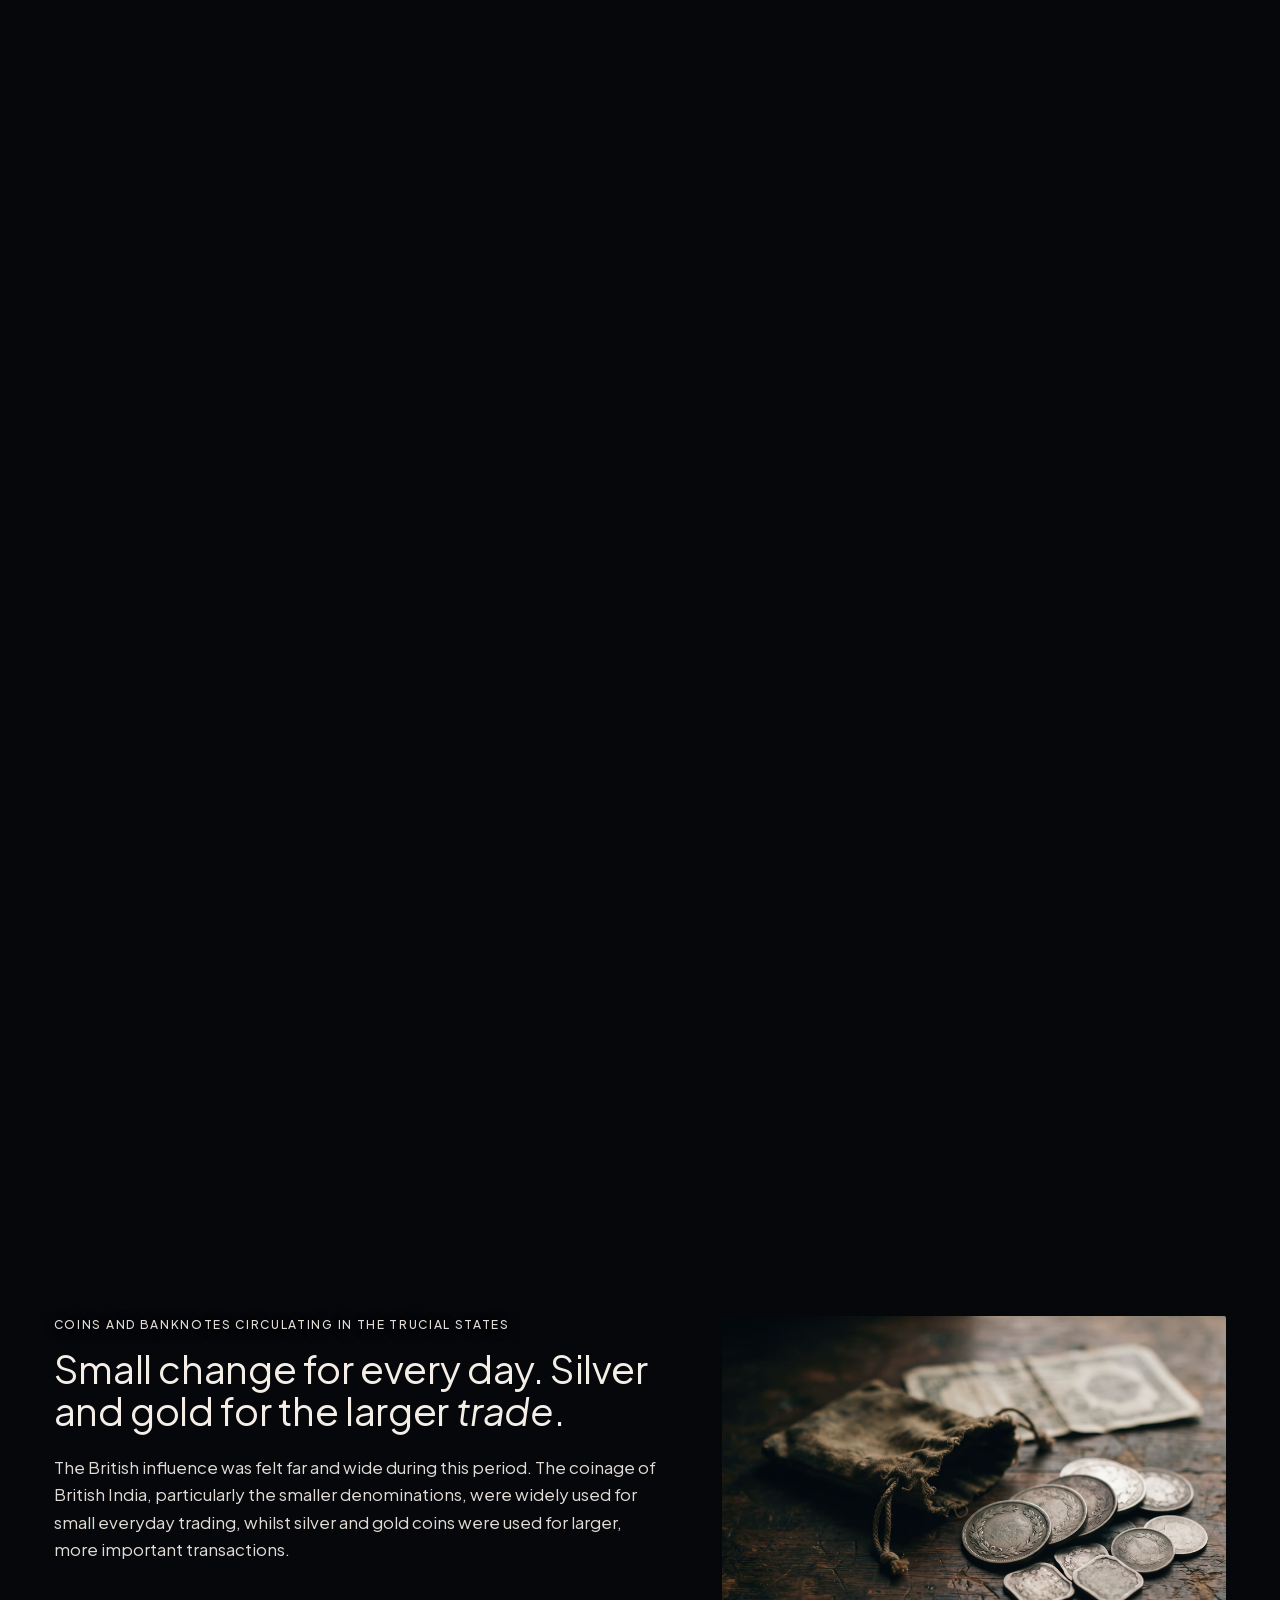
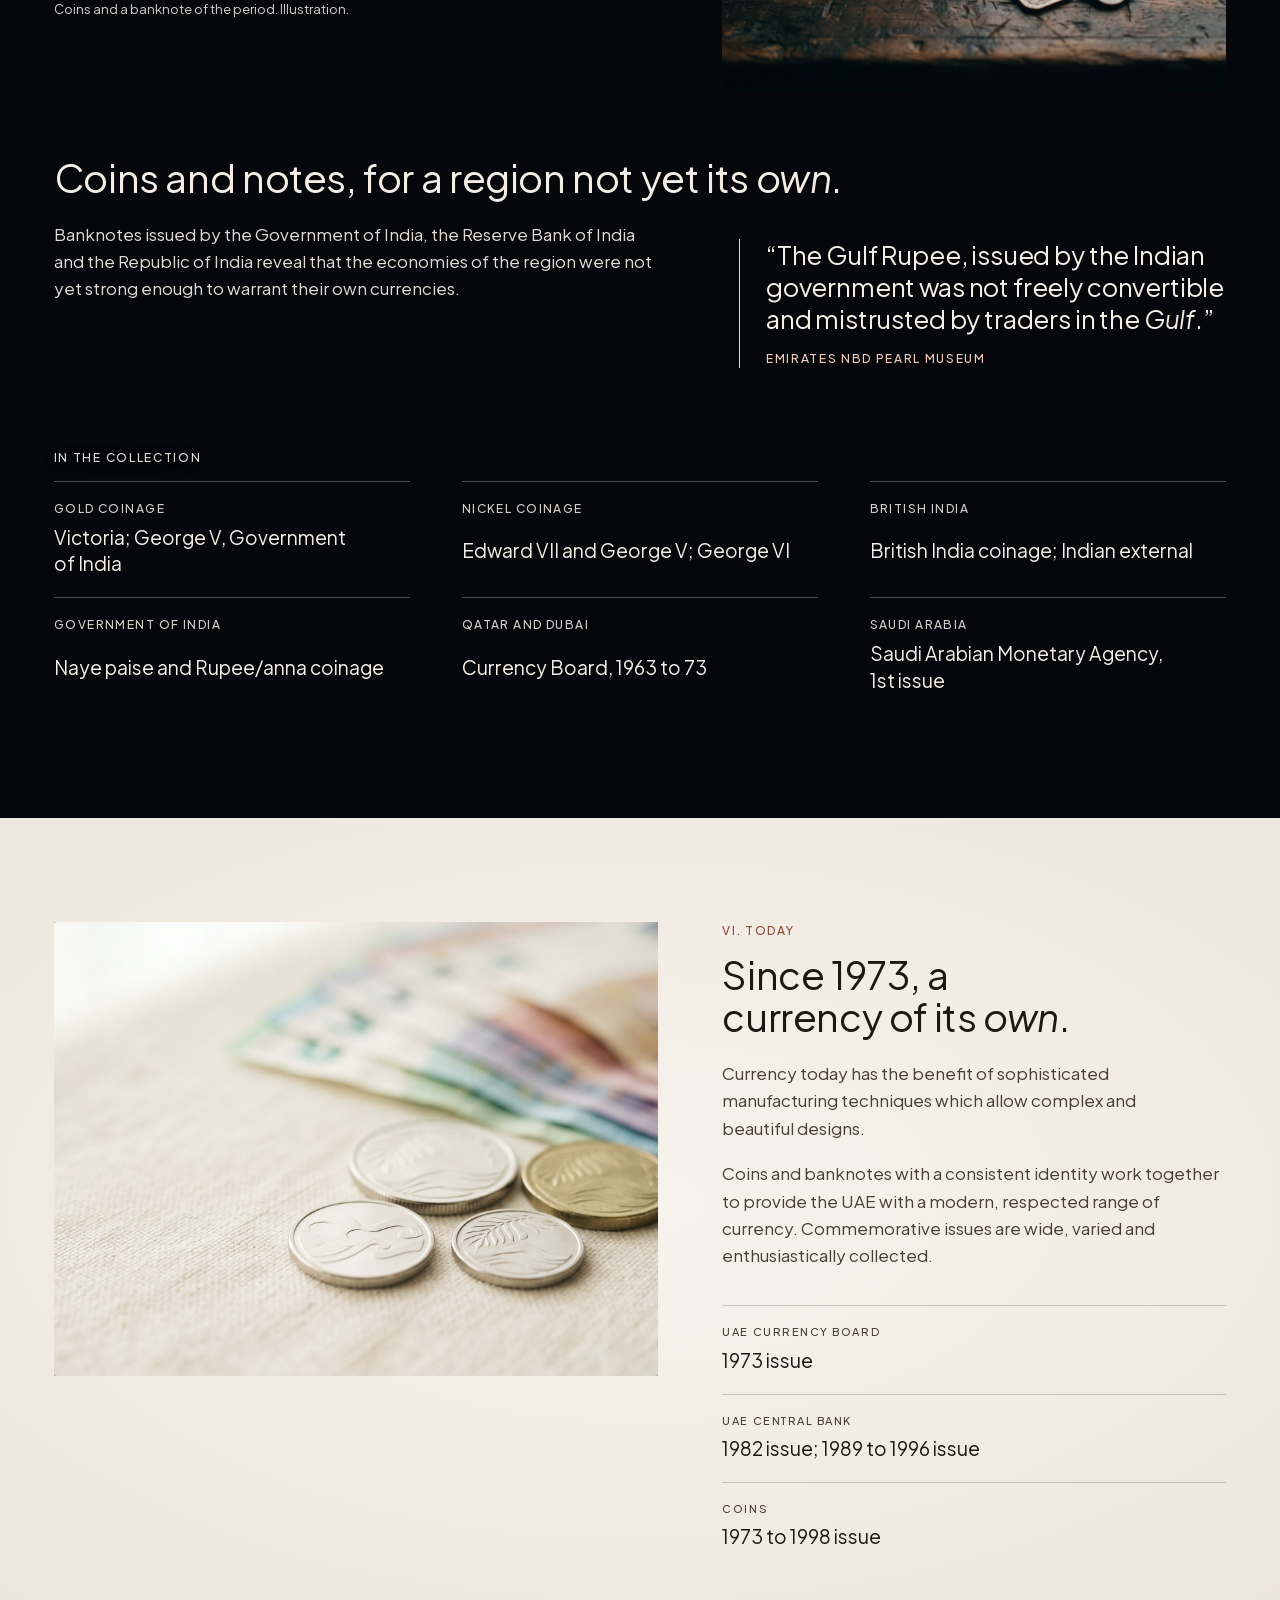
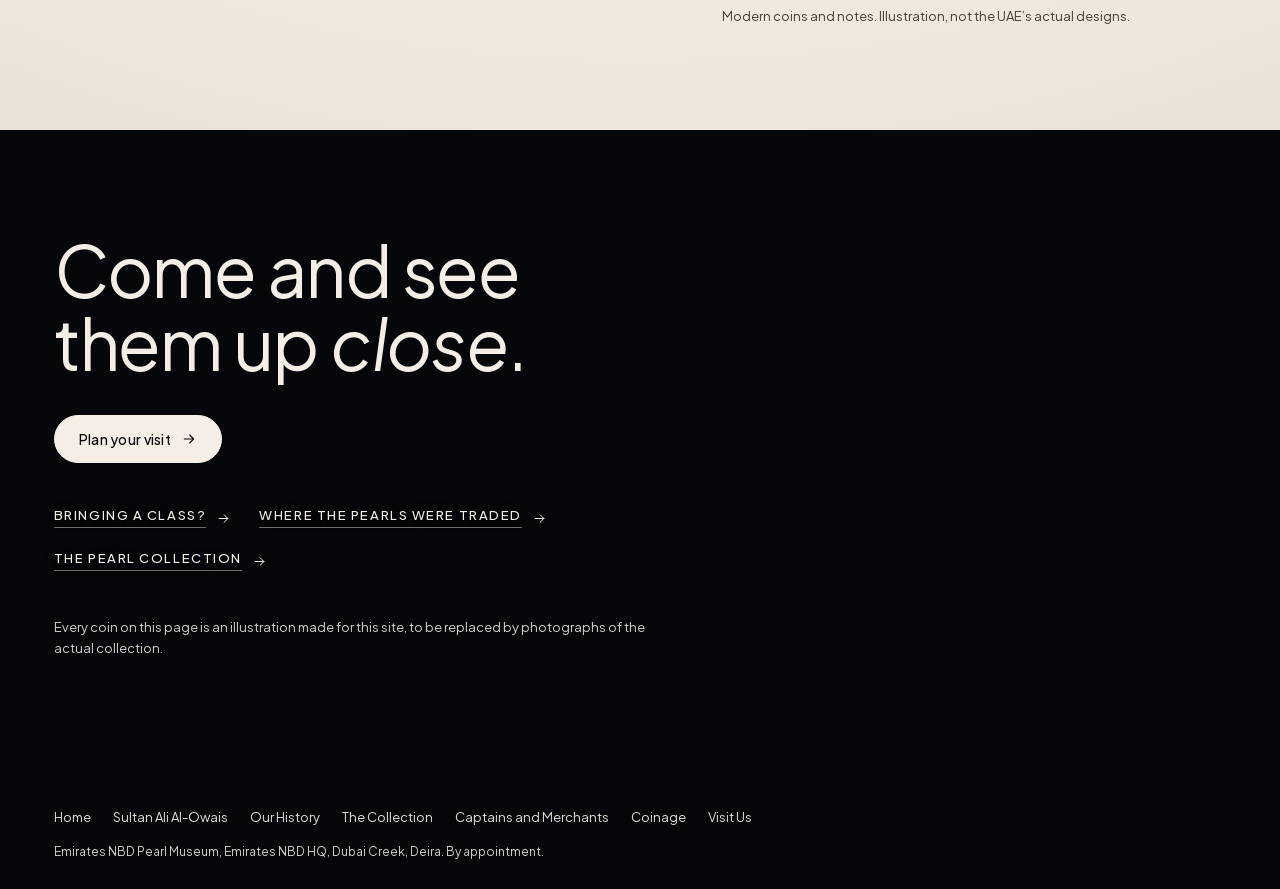
<file: coinage.html>
<!doctype html>
<!--
  Emirates NBD Pearl Museum: Coinage (wave 2). Built from kit/ (template.html, site.css, site.js, KIT.md).
  Governing idea: Every coin here once changed hands for something precious. The visitor walks five eras of the
  museum's own text, each opened by one coin on dark velvet; the emotional peak is the diver's open palm receiving
  a Maria Theresa Thaler, because "Pearl divers were often still paid in Maria Theresa Thalers".
  Two scroll-driven moments only (the owl coin turning; the thaler dropping into the diver's hand). Storyboard approved by
  Ram (26 Oct): row A made (assets/videos/coinage/k1-turn.mp4, scroll-scrubbed, handed over from the plate and cut-out on its
  first frame), rows B and D built from stills, row C skipped. The era openers scroll normally, with a light sweep.

  FACT-CHECK (please confirm or correct; everything else on the page is the museum's own coinage text, verbatim):
  1. "Australian" changed to "Austrian". The museum's text reads "it was an Australian silver coin which was to become
     the most popular and celebrated coin of the age". The Maria Theresa Thaler is an Austrian coin, so the page says
     "Austrian". Please correct the museum's own copy too, or tell us to quote it with [sic].
  2. "Since 1973, a currency of its own" (Today heading) is inferred from the museum's group name "UAE Currency Board
     1973 issue"; the page gives no other date for the UAE's own currency.
  3. Short era names used in the index and eyebrows ("Before Islam", "The coming of Islam", "Expansion, trade and
     diversity", "Continuity and complexity", "The Trucial States", "Today") shorten the museum's era titles, which
     are quoted in full under each heading. The year ranges are the museum's.
  4. Coin designs shown are general knowledge of each coin type, not objects from the collection: the owl, olive
     sprig and crescent (Athens); a head in a lion-skin headdress (Alexander type); a cross on steps (Byzantine
     solidus); a fire altar with two attendants (Sasanian drachm); two standing figures with a banner (Venetian
     ducat); two pillars and two crowned globes over waves (Spanish Pillar Dollar); the crowned double-headed eagle
     (Maria Theresa Thaler reverse). No inscriptions are shown or translated.
  5. Every coin photograph is an illustration made for this site, labelled as such, to be replaced by photographs of
     the actual collection. The Mughal gold coins are shown with natural pearls as an illustration of the museum's
     sentence about pearl exports, not as a historical scene.
  6. The diver's lines ("You came up with pearls." / "A breath, paid in silver.") are narrative, not claims; the only
     fact in that scene is the museum's sentence about divers' pay, quoted exactly.
  7. Headlines paraphrase the museum's text: "The first coins in Gulf hands came from the Aegean", "A new coinage,
     with no images", "Pearls went out. Gold came back.", "One silver coin crossed borders", "Small change for every
     day. Silver and gold for the larger trade.", "Coins and notes, for a region not yet its own". Please confirm
     the wording reads true to the museum.
  8. Quiet doors to merchants.html and visit.html point to wave 2 pages built in parallel by other page teams (both files exist).
  MARKETING COPY PASS (2026-10-27, see marketing/copy-changes.md):
  - The search title now uses the museum's own name, "Coinage Collection".
  - "Austrian" for the museum's "Australian" and "Since 1973" stay flagged above (items 1 and 2). Real photographs of a few key coins,
    the thaler first, would do most for collectors.
  - Pass 2: door labels now say where they lead. "Bringing a class?" and "Bringing guests?" open the visit request form; they invite
    a request only and promise no school or hosting service (see visit.html FACT-CHECK 16 and 17).
-->
<html lang="en" dir="ltr">
<head>
<meta charset="utf-8">
<meta name="viewport" content="width=device-width, initial-scale=1, viewport-fit=cover">
<title>The Coinage Collection | Emirates NBD Pearl Museum</title>
<meta name="description" content="From the owl of Athens to the Maria Theresa Thaler that paid the pearl divers: five eras of coins and notes in the Emirates NBD Pearl Museum's collection, and the UAE's own currency.">
<link rel="canonical" href="coinage.html">
<meta property="og:type" content="website">
<meta property="og:site_name" content="Emirates NBD Pearl Museum">
<meta property="og:title" content="The Coinage Collection | Emirates NBD Pearl Museum">
<meta property="og:description" content="Every coin here once changed hands for something precious. Walk five eras of the Emirates NBD Pearl Museum's coinage collection, from the owl of Athens to the Maria Theresa Thaler that paid the pearl divers, and the UAE's own currency today.">
<meta property="og:image" content="assets/images/og/coinage.jpg">
<meta property="og:image:width" content="1200">
<meta property="og:image:height" content="630">
<meta name="twitter:card" content="summary_large_image">
<meta name="twitter:title" content="The Coinage Collection | Emirates NBD Pearl Museum">
<meta name="twitter:description" content="Every coin here once changed hands for something precious. Walk five eras of the Emirates NBD Pearl Museum's coinage collection, from the owl of Athens to the Maria Theresa Thaler that paid the pearl divers, and the UAE's own currency today.">
<meta name="twitter:image" content="assets/images/og/coinage.jpg">
<link rel="icon" type="image/png" sizes="32x32" href="assets/images/og/favicon-32.png">
<link rel="apple-touch-icon" sizes="180x180" href="assets/images/og/apple-touch-icon.png">
<meta name="theme-color" content="#05070b">
<link rel="icon" href="data:image/svg+xml,%3Csvg xmlns='http://www.w3.org/2000/svg' viewBox='0 0 32 32'%3E%3Cdefs%3E%3CradialGradient id='g' cx='.36' cy='.32' r='.75'%3E%3Cstop offset='0' stop-color='%23fffdf8'/%3E%3Cstop offset='.5' stop-color='%23e6dad0'/%3E%3Cstop offset='1' stop-color='%238f8590'/%3E%3C/radialGradient%3E%3C/defs%3E%3Ccircle cx='16' cy='16' r='12' fill='url(%23g)'/%3E%3C/svg%3E">
<link rel="preload" href="assets/fonts/plus-jakarta-sans-normal-latin.woff2" as="font" type="font/woff2" crossorigin>
<link rel="preload" as="image" href="assets/images/coinage/k1-plate.jpg" media="(min-width:720px)" fetchpriority="high">
<link rel="preload" as="image" href="assets/images/coinage/k1-plate-m.jpg" media="(max-width:719.98px)" fetchpriority="high">
<link rel="stylesheet" href="assets/css/style.min.css">
<script src="assets/js/script.min.js" data-page="coinage"></script>
</head>
<body>
<div class="pm-page pm-page--coinage">
<a class="skip" href="#story">Skip to the story</a>

<header class="top">
  <a class="mark" href="index.html" aria-label="Emirates NBD Pearl Museum, home">
    <img class="mark__logo mark__logo--w" src="assets/images/logo-enbd-white.svg" alt="" width="110" height="30">
    <img class="mark__logo mark__logo--c" src="assets/images/logo-enbd-navy.svg" alt="" width="110" height="30">
    <span class="mark__div" aria-hidden="true"></span><span class="mark__t" aria-hidden="true">Pearl Museum</span>
  </a>
  <div class="top__end">
    <button class="tgl" id="soundTgl" type="button" aria-pressed="false" aria-label="Sound">
      <svg viewBox="0 0 24 24" fill="none" stroke="currentColor" stroke-width="1.5" stroke-linecap="round" stroke-linejoin="round" aria-hidden="true"><path d="M4 9.5h3.2L12 5.5v13l-4.8-4H4z"/><path class="w" d="M15.5 9a4 4 0 0 1 0 6M18 6.5a7.5 7.5 0 0 1 0 11"/><path class="x" d="M16 9.5l5 5M21 9.5l-5 5"/></svg>
      <span class="lbl" aria-hidden="true" id="soundState">Sound off</span>
    </button>
  </div>
</header>

<main id="story">

  <!-- S1 THE OWL OF ATHENS (scroll-driven, 1 of 2), storyboard rows A0 and A (approved by Ram, 26 Oct).
       A0: the clean velvet plate and the coin cut-out settle onto the frame the turntable clip starts on (plate method);
       A: at that exact frame the clip (assets/videos/coinage/k1-turn.mp4) fades in and the coin turns with the scroll under a fixed light.
       All layers sit in one box with the clip's own aspect (16:9, phones 9:16 crop), so cut-out and clip stay registered.
       Reduced motion and no JS: the plate and the coin still, no clip. -->
  <section class="scene scrim--top" id="k1" style="--span:250" data-enter="0" aria-labelledby="k1h" data-sound="music-drone-bed -14 always; music-oud-sparse -8 in .15 .6 duck amb-dawn-deck .5; sfx-coin-turn 0 shot .22">
    <div class="stage">
      <div class="frame plate" data-ph="assets/videos/coinage/k1-turn.mp4 (+ -poster.jpg), k1-plate.jpg + k1-owl.jpg (masked)">
        <div class="k1-box">
        <picture class="plate__bg" data-kf='{"0":{"scale":1.05},"0.2":{"scale":1}}'>
          <source media="(max-width:719.98px)" srcset="assets/images/coinage/k1-plate-m.jpg" width="1080" height="1920">
          <img data-role="bg" src="assets/images/coinage/k1-plate.jpg" width="2560" height="1440" decoding="async" fetchpriority="high" alt="">
        </picture>
        <div class="plate__shadow" data-kf='{"0":{"opacity":.5,"scale":.86},"0.2":{"opacity":1,"scale":1}}'></div>
        <div class="plate__cut">
          <div data-kf='{"0":{"y":-3,"scale":.93,"rot":-3,"blur":3},"0.2":{"y":0,"scale":1,"rot":0,"blur":0}}' data-kf-m='{"0":{"y":-2,"scale":.94,"blur":2},"0.2":{"y":0,"scale":1,"blur":0}}' data-rm-at=".2">
            <img class="masked m-owl" src="assets/images/coinage/k1-owl.jpg" width="960" height="908" decoding="async" fetchpriority="high" alt="Illustration: an ancient silver tetradrachm of Athens on dark velvet, the owl in high relief, its head turned to face us, with a small olive sprig and a crescent beside it.">
          </div>
        </div>
        <div class="plane k1-turn fx-layer" data-kf='{"0":{"opacity":0},"0.2":{"opacity":0},"0.23":{"opacity":1}}'>
          <picture class="poster"><source media="(max-width:719.98px)" srcset="assets/images/coinage/k1-turn-m-poster.jpg" width="608" height="1080"><img src="assets/images/coinage/k1-turn-poster.jpg" width="1920" height="1080" decoding="async" loading="lazy" alt=""></picture>
          <video class="scrub" muted playsinline preload="none" aria-hidden="true" data-load="scroll" data-src="assets/videos/coinage/k1-turn.mp4" data-src-m="assets/videos/coinage/k1-turn-m.mp4" data-scrub=".22 .58"></video>
        </div>
        </div>
        <div class="plate__atmos" data-kf='{"0":{"opacity":1},"0.4":{"opacity":.5},"1":{"opacity":.25}}'></div>
        <div class="scrim"></div>
      </div>
      <div class="ln copy--peak-centre-foot k1-head">
        <p class="beat eyebrow k1-eye" data-cue="-1 2">Coinage Collection</p>
        <h1 class="beat line line--xl" id="k1h" data-cue="-1 2">Every coin here once changed hands for something <em>precious</em>.</h1>
      </div>
      <div class="beat ln copy--peak-centre-foot k1-sub" data-cue=".1 2"><p class="sub">“Unearth the fascinating stories behind dazzling treasures from across the ages.”</p></div>
      <p class="beat k1-hint hint--base" data-cue="-1 .08" aria-hidden="true">Scroll</p>
    </div>
  </section>

  <!-- THE COLLECTION: the museum's own introduction, then the five eras as quiet anchors -->
  <section class="flow" aria-labelledby="ih">
    <div class="flow__inner">
      <article class="ed" data-reveal>
        <p class="eyebrow">The coinage collection</p>
        <h2 class="line" id="ih">From the ancient Greeks to the Ottoman and British <em>Empires</em>.</h2>
        <div class="prose">
          <p>Not only is Emirates NBD the custodian of Sultan Ali Al-Owais’s pearl collection, it has also amassed a prodigious set of currencies featuring notes and coins from times of the ancient Greeks, to the Ottoman and British Empires.</p>
          <p>The museum sheds a new light on the money and socio-economic history that helped shape the cultural heritage of the region.</p>
        </div>
        <ol class="eindex" aria-label="The eras of the collection">
          <li><a href="#r1"><i>i.</i>Before Islam</a></li>
          <li><a href="#e2"><i>ii.</i>622 to 1278 <small>AD</small></a></li>
          <li><a href="#e3"><i>iii.</i>1278 to 1747 <small>AD</small></a></li>
          <li><a href="#e4"><i>iv.</i>1747 to 1933 <small>AD</small></a></li>
          <li><a href="#k5"><i>v.</i>The Trucial States</a></li>
          <li><a href="#r6"><i>vi.</i>Today</a></li>
        </ol>
      </article>
    </div>
  </section>

  <!-- I. BEFORE ISLAM: the hero coin opened this era; reading plus a small gallery -->
  <section class="flow flow--flush-top" id="r1" aria-labelledby="r1h">
    <div class="flow__inner">
      <article class="ed ed--wide" data-reveal>
        <div class="ed__head">
          <p class="eyebrow">i. Before Islam</p>
          <h2 class="line" id="r1h">The first coins in Gulf hands came from the <em>Aegean</em>.</h2>
          <p class="etitle"><b>Pre-Islamic coinage and trade in the Gulf,</b> up to the birth of Prophet Muhammad (PBUH)</p>
        </div>
        <div class="prose">
          <p>Early coins used by traders in the Gulf came from the kingdoms around the Aegean Sea dating from the 6th or 7th century BC.</p>
          <p>The best known was the famous coinage of Athens, bearing the head of Athena on the obverse and an owl and olive branch on the reverse.</p>
          <p>Later coinage from the Sabaeans and Himyarites of southern Arabia also followed these Greek models.</p>
        </div>
        <div class="prose">
          <p>Alexander the Great produced the most famous coinage of the ancients, and imitations have continued in the Gulf for many years.</p>
          <p>Roman coins circulated widely, though at the time of the Prophet Muhammad’s (PBUH) birth, the main coins for trade were Byzantine gold solidi and Sasanian silver drachms.</p>
        </div>
      </article>
      <ul class="gallery coins" style="--cell:230px">
        <li data-reveal><figure><div class="obj" style="--fit:contain"><img class="masked m-owl" src="assets/images/coinage/k1-owl.jpg" width="960" height="908" loading="lazy" decoding="async" alt="Illustration: the silver owl of Athens, seen from above."></div><figcaption><b>Athens</b>Silver. The owl and olive branch on the reverse.</figcaption></figure></li>
        <li data-reveal data-reveal-delay="1"><figure><div class="obj"><img src="assets/images/coinage/g-alexander.jpg" width="800" height="800" loading="lazy" decoding="async" alt="Illustration: a thick silver coin of the Alexander type, a head in a lion-skin headdress in profile."></div><figcaption><b>Alexander the Great</b>Silver. The most famous coinage of the ancients.</figcaption></figure></li>
        <li data-reveal data-reveal-delay="2"><figure><div class="obj"><img src="assets/images/coinage/g-solidus.jpg" width="800" height="800" loading="lazy" decoding="async" alt="Illustration: a small Byzantine gold coin with a cross standing on three steps."></div><figcaption><b>Byzantine solidus</b>Gold. A main coin for trade at the Prophet’s (PBUH) birth.</figcaption></figure></li>
        <li data-reveal data-reveal-delay="3"><figure><div class="obj"><img src="assets/images/coinage/g-drachm.jpg" width="800" height="800" loading="lazy" decoding="async" alt="Illustration: a broad, thin Sasanian silver coin with a fire altar between two standing figures."></div><figcaption><b>Sasanian drachm</b>Silver, broad and thin. The other main coin for trade.</figcaption></figure></li>
      </ul>
      <p class="note">Coins on this page are illustrations made for this site, to be replaced by photographs of the collection.</p>
    </div>
  </section>

  <!-- II. 622 TO 1278: era opener (normal scroll, light sweep), storyboard row D -->
  <section class="flow era" id="e2" aria-labelledby="e2h">
    <div class="era__media over">
      <div class="era__plane">
        <picture><source media="(max-width:719.98px)" srcset="assets/images/coinage/k2-dinar-m.jpg" width="1080" height="1920"><img src="assets/images/coinage/k2-dinar.jpg" width="2560" height="1440" loading="lazy" decoding="async" alt="Illustration: seen low across dark velvet, a thin gold dinar lies in front of a larger, thinner silver dirham; only the gold coin's worn rim is sharp."></picture>
        <div class="era__sheen era__sheen--d" aria-hidden="true" style="-webkit-mask-image:url(assets/images/coinage/k2-mask.png);mask-image:url(assets/images/coinage/k2-mask.png)"></div>
        <div class="era__sheen era__sheen--m" aria-hidden="true" style="-webkit-mask-image:url(assets/images/coinage/k2-mask-m.png);mask-image:url(assets/images/coinage/k2-mask-m.png)"></div>
      </div>
      <div class="era__scrim"></div>
      <div class="era__copy copy--low-left copy--m-high">
        <p class="eyebrow">ii. The coming of Islam</p>
        <p class="era__yr" aria-label="622 to 1278 AD">622<span>to</span>1278<small>AD</small></p>
        <h2 class="line" id="e2h">A new coinage, with no <em>images</em>.</h2>
      </div>
      <p class="caption era__cap cap--base">Gold dinar and silver dirham. Illustration</p>
    </div>
  </section>
  <section class="flow era-read" aria-labelledby="r2h">
    <div class="flow__inner">
      <article class="ed ed--wide" data-reveal>
        <div class="ed__head">
          <h3 class="line" id="r2h">A currency of virtually pure <em>gold</em> and silver.</h3>
          <p class="etitle"><b>The coming of Islam and the establishment of a strong currency</b> (622 to 1278 AD)</p>
        </div>
        <div class="prose">
          <p>Islam ushered in a new approach to coinage, which dispensed with representational images and used appropriate religious references.</p>
          <p>Abd al-Malik Bin Marwan experimented with earlier Sasanian models but quickly developed a highly effective system using a Gold Dinar weighing about 4.27 grams and a Silver Dirham of about 2.93 grams.</p>
          <p>These coins were struck from virtually pure gold and silver and were quickly accepted as a standard means of exchange. The establishment of this stable currency helped to create the unprecedented prosperity following the Muslim conquests.</p>
        </div>
        <div>
          <ul class="facts">
            <li><span class="k">Gold dinar</span><span class="v">About 4.27 grams</span></li>
            <li><span class="k">Silver dirham</span><span class="v">About 2.93 grams</span></li>
          </ul>
          <blockquote class="pull"><p>“Coinages of the time are also valuable records of the cities where the coins were struck, the years in which rulers wielded power, their names and their political and religious <em>relationships</em>.”</p><cite>Emirates NBD Pearl Museum</cite></blockquote>
        </div>
      </article>
    </div>
  </section>

  <!-- III. 1278 TO 1747: era opener, the pearl link -->
  <section class="flow era" id="e3" aria-labelledby="e3h">
    <div class="era__media over">
      <div class="era__plane">
        <picture><source media="(max-width:719.98px)" srcset="assets/images/coinage/k3-muhurs-m.jpg" width="1080" height="1920"><img src="assets/images/coinage/k3-muhurs.jpg" width="2560" height="1440" loading="lazy" decoding="async" alt="Illustration: five natural Gulf pearls of different shapes lie in a beam of light on dark velvet, with three thin gold coins softly out of focus behind them."></picture>
        <div class="era__sheen era__sheen--d" aria-hidden="true" style="-webkit-mask-image:url(assets/images/coinage/k3-mask.png);mask-image:url(assets/images/coinage/k3-mask.png)"></div>
        <div class="era__sheen era__sheen--m" aria-hidden="true" style="-webkit-mask-image:url(assets/images/coinage/k3-mask-m.png);mask-image:url(assets/images/coinage/k3-mask-m.png)"></div>
      </div>
      <div class="era__scrim"></div>
      <div class="era__copy copy--low-left copy--m-high">
        <p class="eyebrow">iii. Expansion, trade and diversity</p>
        <p class="era__yr" aria-label="1278 to 1747 AD">1278<span>to</span>1747<small>AD</small></p>
        <h2 class="line" id="e3h">Pearls went out. <em>Gold</em> came back.</h2>
      </div>
      <p class="caption era__cap cap--base">Natural pearls and gold coins. Illustration</p>
    </div>
  </section>
  <section class="flow era-read" aria-labelledby="r3h">
    <div class="flow__inner">
      <article class="ed ed--wide" data-reveal>
        <div class="ed__head">
          <blockquote class="pull pull--flush"><p class="line" id="r3h">“The profitable trading within the Gulf including the export of pearls, brought in gold and silver coins struck by the Sultans and Mughal rulers of northern India, especially their gold <em>Muhurs</em>.”</p><cite>Emirates NBD Pearl Museum</cite></blockquote>
          <p class="etitle"><b>Expansion, trade and diversity</b> (1278 to 1747 AD)</p>
        </div>
        <div class="prose">
          <p>Despite Mongol invasions and development of powerful competing national groups, the Muslim world continued to expand. Currency and coins were equally diverse.</p>
          <p>Early Mamluk gold coinage did not observe a standard weight, though later the Ashrafi and the Ottoman Sultani followed the weight of the Venetian ducat, which at a fairly standard 3.45 grams was Europe’s main gold trading coin.</p>
        </div>
        <div class="split split--even">
          <figure class="split__media" style="--ar:1/1"><img src="assets/images/coinage/g-ducat.jpg" width="800" height="800" loading="lazy" decoding="async" alt="Illustration: a thin Venetian gold ducat with two small standing figures holding a banner between them."></figure>
          <ul class="facts facts--one">
            <li><span class="k">Venetian ducat</span><span class="v">A fairly standard 3.45 grams</span></li>
            <li><span class="k">Its role</span><span class="v">Europe’s main gold trading coin</span></li>
          </ul>
        </div>
      </article>
    </div>
  </section>

  <!-- IV. 1747 TO 1933: era opener, the Maria Theresa Thaler -->
  <section class="flow era" id="e4" aria-labelledby="e4h">
    <div class="era__media over">
      <div class="era__plane">
        <picture><source media="(max-width:719.98px)" srcset="assets/images/coinage/k4-thaler-m.jpg" width="1080" height="1920"><img src="assets/images/coinage/k4-thaler.jpg" width="2560" height="1440" loading="lazy" decoding="async" alt="Illustration: a large silver Maria Theresa Thaler on dark velvet, reverse up, a crowned double-headed eagle in crisp relief, its worn legend unreadable."></picture>
        <div class="era__sheen era__sheen--d" aria-hidden="true" style="-webkit-mask-image:url(assets/images/coinage/k4-mask.png);mask-image:url(assets/images/coinage/k4-mask.png)"></div>
        <div class="era__sheen era__sheen--m" aria-hidden="true" style="-webkit-mask-image:url(assets/images/coinage/k4-mask-m.png);mask-image:url(assets/images/coinage/k4-mask-m.png)"></div>
      </div>
      <div class="era__scrim"></div>
      <div class="era__copy copy--low-left copy--m-high">
        <p class="eyebrow">iv. Continuity and complexity</p>
        <p class="era__yr" aria-label="1747 to 1933 AD">1747<span>to</span>1933<small>AD</small></p>
        <h2 class="line" id="e4h">One silver coin crossed <em>borders</em>.</h2>
      </div>
      <p class="caption era__cap cap--base">Maria Theresa Thaler, reverse. Illustration</p>
    </div>
  </section>
  <section class="flow era-read" aria-labelledby="r4h">
    <div class="flow__inner">
      <article class="ed ed--wide" data-reveal>
        <div class="ed__head">
          <h3 class="line" id="r4h">The most celebrated coin of the <em>age</em>.</h3>
          <p class="etitle"><b>Continuity and complexity</b> (1747 to 1933 AD)</p>
        </div>
        <div class="prose">
          <p>The main Islamic coins of this era were struck by Ottoman, Iranian and Mughal leaders, though European silver coinage began to dominate.</p>
          <p>Circulating with competing European coins, the gold Funduq, Al Zad i-mahbub, Muhur and Tuman were still related to the size and weight of the Ducat and would all have been familiar to traders.</p>
          <p>Of the European currencies, the crown-sized Spanish silver Pillar Dollar was common but it was an Austrian silver coin which was to become the most popular and celebrated coin of the age.</p>
          <p>The Maria Theresa Thaler weighing 28 grams became a transnational currency that could be used without exchange controls and with the ‘frozen date’ of 1780, continued to be minted for export to the Middle East for another 200 years.</p>
        </div>
        <div>
          <p class="big1780" aria-hidden="true">1780</p>
          <p>The ‘frozen date’ of the Maria Theresa Thaler.</p>
          <ul class="facts facts--after">
            <li><span class="k">Weight</span><span class="v">28 grams</span></li>
            <li><span class="k">Minted for export</span><span class="v">To the Middle East, for another 200 years</span></li>
          </ul>
        </div>
      </article>
      <ul class="gallery gallery--narrow coins" style="--cell:260px">
        <li data-reveal><figure><div class="obj"><img src="assets/images/coinage/g-pillar.jpg" width="800" height="800" loading="lazy" decoding="async" alt="Illustration: a large Spanish silver Pillar Dollar, two crowned globes between two columns over the waves."></div><figcaption><b>Spanish Pillar Dollar</b>Silver, crown-sized, and common.</figcaption></figure></li>
        <li data-reveal data-reveal-delay="1"><figure><div class="obj" style="--fit:contain;--op:50% 50%"><img class="masked m-thaler" src="assets/images/coinage/k5-thaler.jpg" width="760" height="656" loading="lazy" decoding="async" alt="Illustration: the Maria Theresa Thaler seen at an angle, showing its thick silver edge."></div><figcaption><b>Maria Theresa Thaler</b>Silver, 28 grams. Dated 1780.</figcaption></figure></li>
      </ul>
    </div>
  </section>

  <!-- S5 THE PEAK (scroll-driven, 2 of 2), storyboard row B (page-driven, green plate method, built with stills):
       the deck plate, the diver's open hand (keyed from green), the thaler (cut out from a neutral backdrop) dropping into
       his palm, a contact shadow as it lands. -->
  <section class="scene" id="k5" style="--span:280" data-enter=".14" aria-labelledby="k5h" data-sound="amb-dawn-deck -4 in -.1 .1 out .95 1.1; sfx-coin-palm 0 shot .39">
    <div class="stage">
      <div class="frame plate" data-ph="assets/images/coinage/k5-deck-plate.jpg + k5-hand.jpg + k5-thaler.jpg (masked)">
        <picture class="plate__bg" data-kf='{"0":{"scale":1.08},"1":{"scale":1}}'>
          <source media="(max-width:719.98px)" srcset="assets/images/coinage/k5-deck-plate-m.jpg" width="1080" height="1920">
          <img data-role="bg" src="assets/images/coinage/k5-deck-plate.jpg" width="2560" height="1440" decoding="async" loading="lazy" alt="">
        </picture>
        <div class="plate__cut">
          <div class="hand" data-kf='{"0":{"x":34,"y":4},"0.13":{"x":0,"y":0},"0.4":{"y":0},"0.43":{"y":.5},"0.47":{"y":0},"1":{"y":-.5}}' data-kf-m='{"0":{"x":60,"y":3},"0.13":{"x":0,"y":0},"0.4":{"y":0},"0.43":{"y":.4},"0.47":{"y":0}}' data-rm-at="1">
            <img class="masked m-hand" src="assets/images/coinage/k5-hand.jpg" width="1600" height="796" decoding="async" loading="lazy" alt="A pearl diver's weathered right hand, held out open and palm up over the deck of a dhow at dawn, with a large silver Maria Theresa Thaler resting in his palm.">
            <div class="coin__shadow"><div data-kf='{"0":{"opacity":0,"scale":.4},"0.3":{"opacity":.2,"scale":.6},"0.41":{"opacity":1,"scale":1}}' data-rm-at="1"></div></div>
            <div class="coin"><div data-kf='{"0":{"y":-78,"rot":-38,"opacity":0,"blur":5},"0.14":{"y":-72,"rot":-35,"opacity":1,"blur":4},"0.4":{"y":0,"rot":-4,"blur":0},"0.43":{"y":-1.4,"rot":-6},"0.47":{"y":0,"rot":-5},"1":{"y":0,"rot":-5}}' data-kf-m='{"0":{"y":-60,"rot":-30,"opacity":0,"blur":4},"0.14":{"y":-55,"rot":-28,"opacity":1,"blur":3},"0.4":{"y":0,"rot":-4,"blur":0},"0.43":{"y":-1,"rot":-6},"0.47":{"y":0,"rot":-5}}' data-rm-at="1">
              <img class="masked m-thaler" src="assets/images/coinage/k5-thaler.jpg" width="760" height="656" decoding="async" loading="lazy" alt="">
            </div></div>
          </div>
        </div>
        <div class="plate__atmos" data-kf='{"0":{"opacity":.6},"0.45":{"opacity":1}}'></div>
        <div class="scrim"></div>
      </div>
      <div class="ln copy--low-left copy-stack k5-copy">
        <p class="beat eyebrow" data-cue="-1 2">v. The Trucial States</p>
        <h2 class="beat line" id="k5h" data-cue="-1 .27">You came up with <em>pearls</em>.</h2>
        <div class="beat k5-quote" data-cue=".29 2">
          <blockquote><p class="line">“Pearl divers were often still paid in Maria Theresa <em>Thalers</em>.”</p><cite class="caption">Emirates NBD Pearl Museum</cite></blockquote>
          <p class="beat line k5-last" data-cue=".46 2">A breath, paid in <em>silver</em>.</p>
        </div>
      </div>
    </div>
  </section>

  <!-- V. THE TRUCIAL STATES: reading, image beside text, the collection's groups -->
  <section class="flow" aria-labelledby="r5h">
    <div class="flow__inner">
      <div class="split split--right">
        <figure class="split__media" style="--ar:4/3;--op:72% 50%" data-reveal><img src="assets/images/coinage/k5-trucial.jpg" width="2400" height="1350" loading="lazy" decoding="async" alt="Illustration: worn silver coins and small square nickel coins spill from a faded cotton pouch onto an old teak chest, a folded old banknote behind them, nothing on them readable."></figure>
        <div class="split__text" data-reveal data-reveal-delay="1">
          <p class="eyebrow">Coins and banknotes circulating in the Trucial States</p>
          <h2 class="line" id="r5h">Small change for every day. Silver and gold for the larger <em>trade</em>.</h2>
          <div class="prose">
            <p>The British influence was felt far and wide during this period. The coinage of British India, particularly the smaller denominations, were widely used for small everyday trading, whilst silver and gold coins were used for larger, more important transactions.</p>
          </div>
          <p class="figcap">Coins and a banknote of the period. Illustration.</p>
        </div>
      </div>
      <article class="ed ed--wide" data-reveal>
        <div class="ed__head">
          <h3 class="line">Coins and notes, for a region not yet its <em>own</em>.</h3>
        </div>
        <div class="prose">
          <p>Banknotes issued by the Government of India, the Reserve Bank of India and the Republic of India reveal that the economies of the region were not yet strong enough to warrant their own currencies.</p>
        </div>
        <blockquote class="pull"><p>“The Gulf Rupee, issued by the Indian government was not freely convertible and mistrusted by traders in the <em>Gulf</em>.”</p><cite>Emirates NBD Pearl Museum</cite></blockquote>
      </article>
      <div data-reveal>
        <p class="eyebrow eyebrow--over">In the collection</p>
        <ul class="facts groups">
          <li><span class="k">Gold coinage</span><span class="v">Victoria; George V, Government of India</span></li>
          <li><span class="k">Nickel coinage</span><span class="v">Edward VII and George V; George VI</span></li>
          <li><span class="k">British India</span><span class="v">British India coinage; Indian external</span></li>
          <li><span class="k">Government of India</span><span class="v">Naye paise and Rupee/anna coinage</span></li>
          <li><span class="k">Qatar and Dubai</span><span class="v">Currency Board, 1963 to 73</span></li>
          <li><span class="k">Saudi Arabia</span><span class="v">Saudi Arabian Monetary Agency, 1st issue</span></li>
        </ul>
      </div>
    </div>
  </section>

  <!-- TODAY: the bright beat -->
  <section class="flow flow--cream" id="r6" aria-labelledby="r6h">
    <div class="flow__inner">
      <div class="split">
        <figure class="split__media" style="--ar:4/3;--op:74% 60%" data-reveal><img src="assets/images/coinage/k6-today.jpg" width="2400" height="1350" loading="lazy" decoding="async" alt="Illustration: a few bright modern coins with soft abstract designs on ivory linen in morning light, modern banknotes fanned out of focus behind them."></figure>
        <div class="split__text" data-reveal data-reveal-delay="1">
          <p class="eyebrow">vi. Today</p>
          <h2 class="line on-light" id="r6h">Since 1973, a currency of its <em>own</em>.</h2>
          <div class="prose">
            <p>Currency today has the benefit of sophisticated manufacturing techniques which allow complex and beautiful designs.</p>
            <p>Coins and banknotes with a consistent identity work together to provide the UAE with a modern, respected range of currency. Commemorative issues are wide, varied and enthusiastically collected.</p>
          </div>
          <ul class="facts">
            <li><span class="k">UAE Currency Board</span><span class="v">1973 issue</span></li>
            <li><span class="k">UAE Central Bank</span><span class="v">1982 issue; 1989 to 1996 issue</span></li>
            <li><span class="k">Coins</span><span class="v">1973 to 1998 issue</span></li>
          </ul>
          <p class="figcap">Modern coins and notes. Illustration, not the UAE’s actual designs.</p>
        </div>
      </div>
    </div>
  </section>

  <!-- THE PROMISE AND ONE ACTION -->
  <section class="flow" aria-labelledby="eh">
    <div class="flow__inner">
      <article class="ed" data-reveal>
        <h2 class="line line--xl" id="eh">Come and see them up <em>close</em>.</h2>
        <div class="end__row">
          <a class="pill pill--solid" href="visit.html">Plan your visit <svg viewBox="0 0 24 24" fill="none" stroke="currentColor" stroke-width="1.6" stroke-linecap="round" stroke-linejoin="round" aria-hidden="true"><path d="M5 12h14M13 6l6 6-6 6"/></svg></a>
        </div>
        <div class="end__doors">
          <a class="door" href="visit.html#request"><span>Bringing a class?</span><svg viewBox="0 0 24 24" fill="none" stroke="currentColor" stroke-width="1.6" stroke-linecap="round" stroke-linejoin="round" aria-hidden="true"><path d="M5 12h14M13 6l6 6-6 6"/></svg></a>
          <a class="door" href="merchants.html"><span>Where the pearls were traded</span><svg viewBox="0 0 24 24" fill="none" stroke="currentColor" stroke-width="1.6" stroke-linecap="round" stroke-linejoin="round" aria-hidden="true"><path d="M5 12h14M13 6l6 6-6 6"/></svg></a>
          <a class="door" href="collection.html"><span>The pearl collection</span><svg viewBox="0 0 24 24" fill="none" stroke="currentColor" stroke-width="1.6" stroke-linecap="round" stroke-linejoin="round" aria-hidden="true"><path d="M5 12h14M13 6l6 6-6 6"/></svg></a>
        </div>
        <p class="note">Every coin on this page is an illustration made for this site, to be replaced by photographs of the actual collection.</p>
      </article>
    </div>
  </section>
</main>

<footer class="foot">
  <ul class="foot__nav" aria-label="Pages">
    <li><a href="index.html">Home</a></li><li><a href="about.html">Sultan Ali Al-Owais</a></li><li><a href="history.html">Our History</a></li><li><a href="collection.html">The Collection</a></li><li><a href="merchants.html">Captains and Merchants</a></li><li><a href="coinage.html" aria-current="page">Coinage</a></li><li><a href="visit.html">Visit Us</a></li>
  </ul>
  <p>Emirates NBD Pearl Museum, Emirates NBD HQ, Dubai Creek, Deira. By appointment.</p>
</footer>

</div>
</body>
</html>
</file>
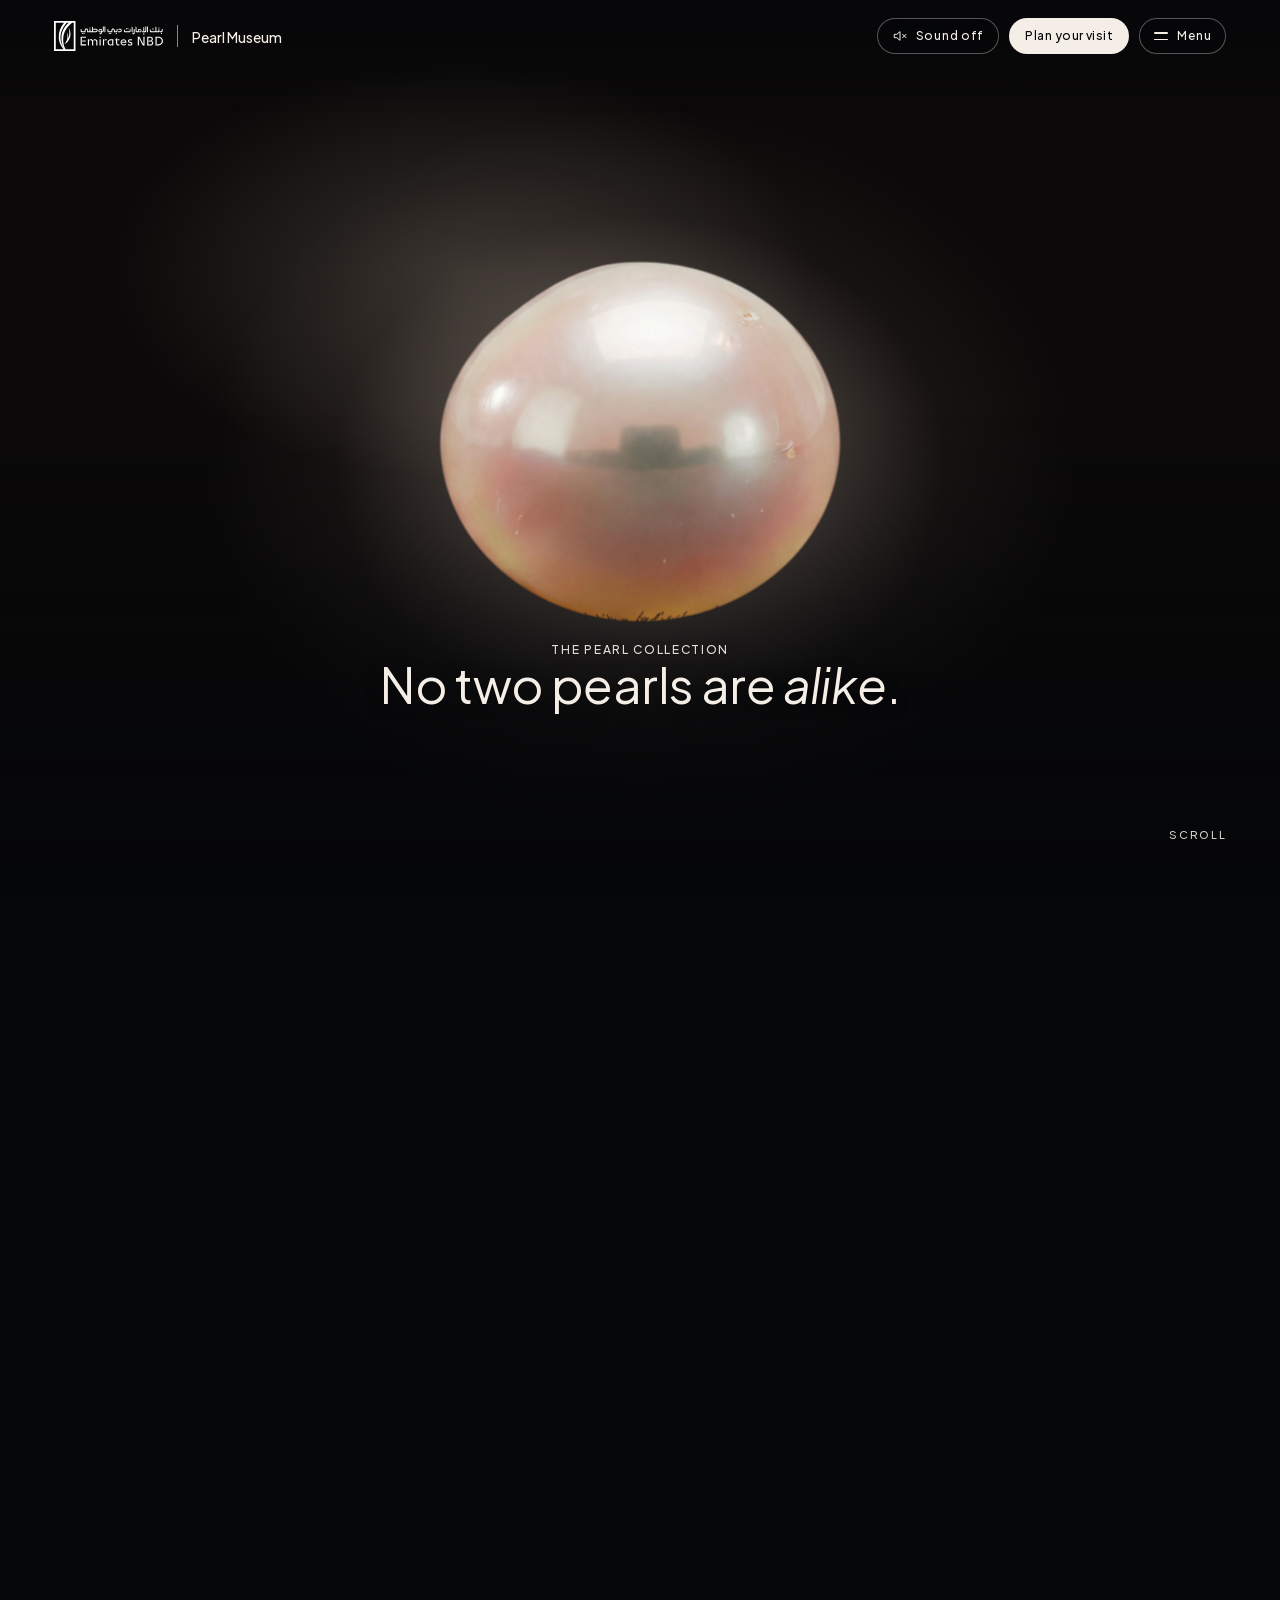
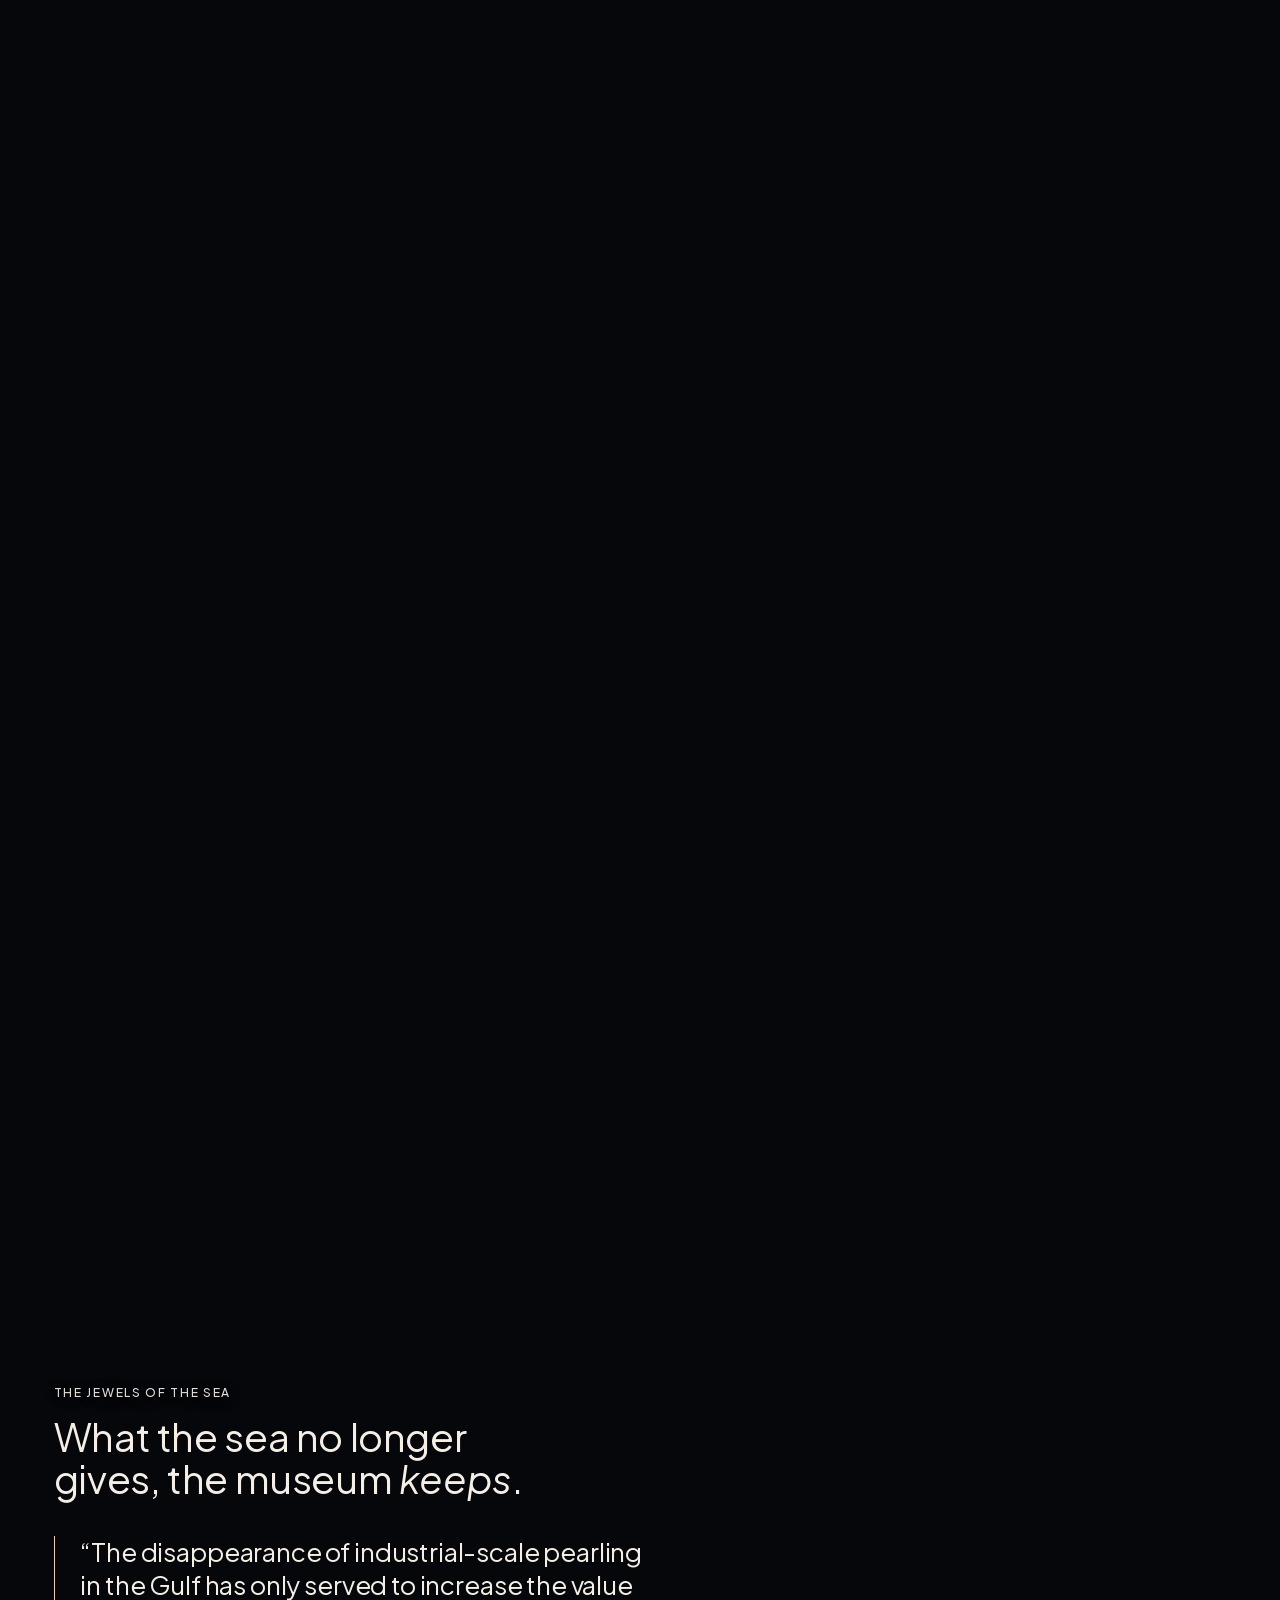
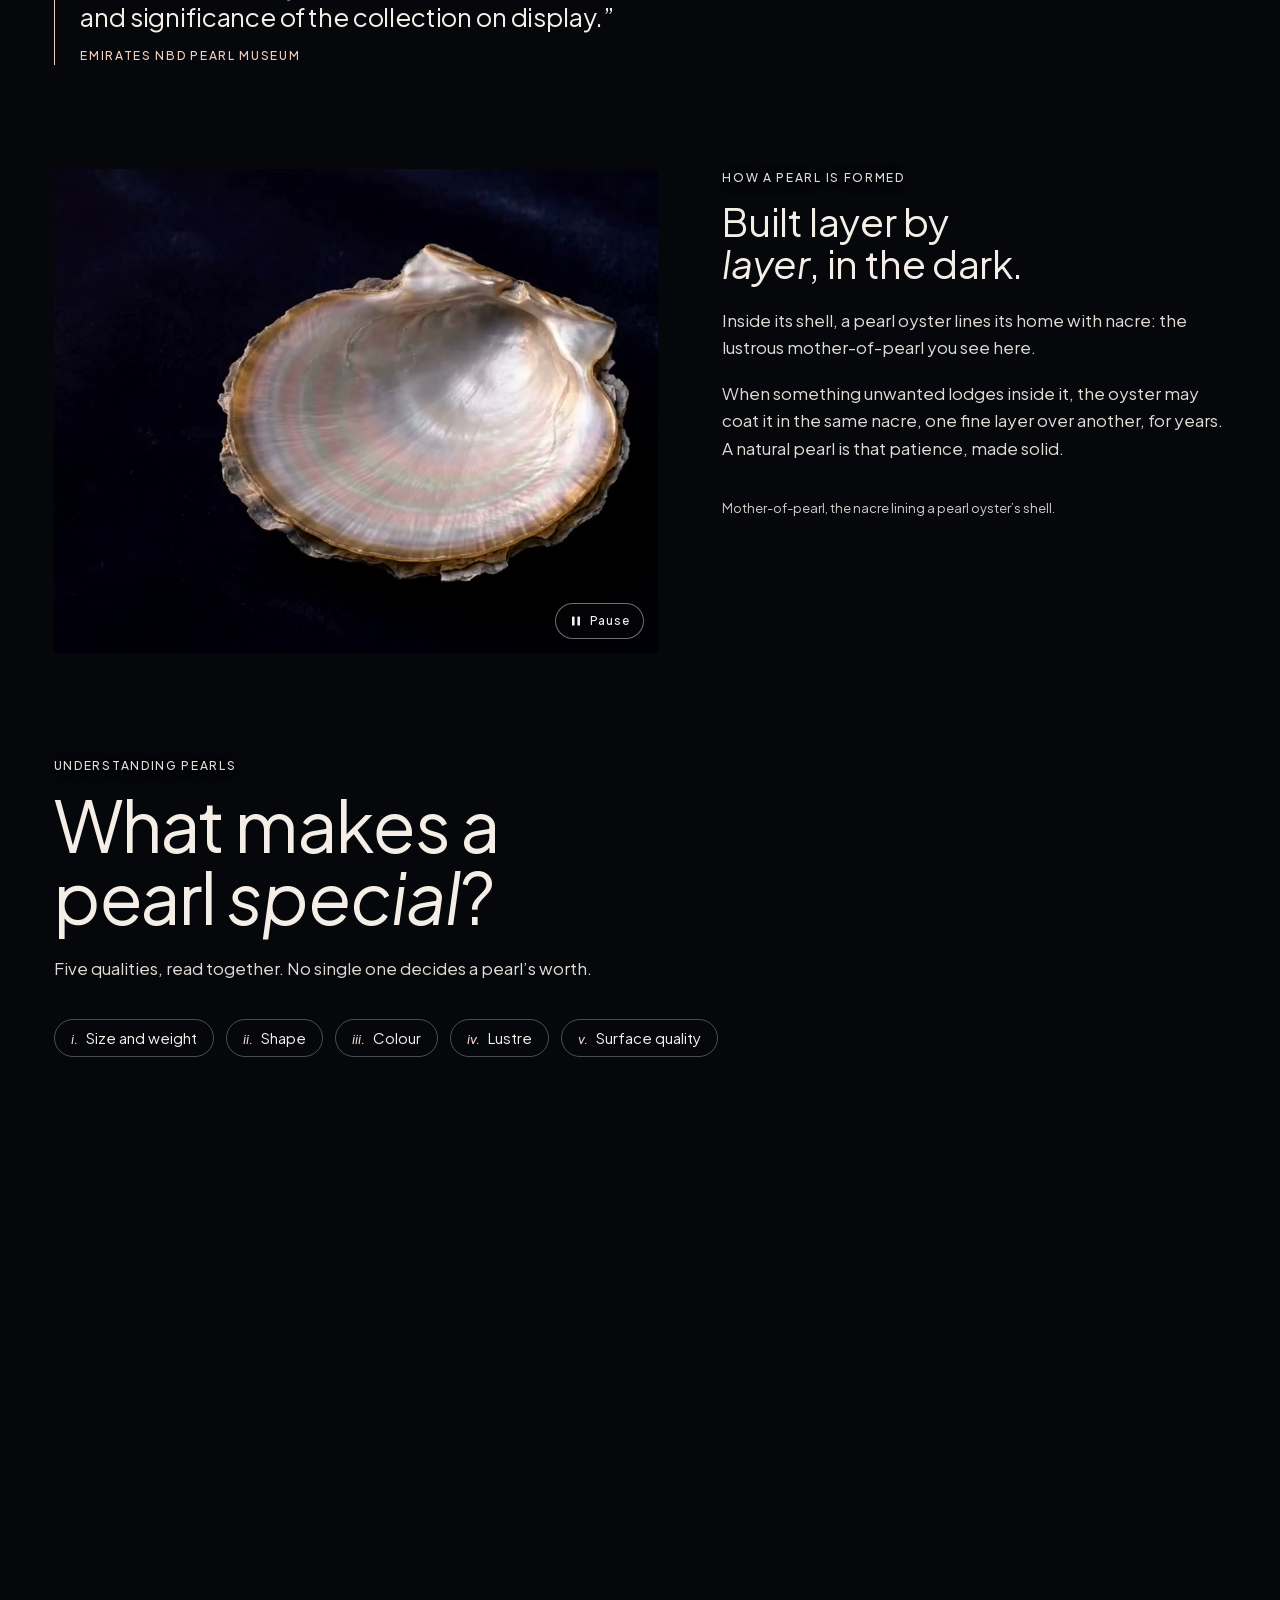
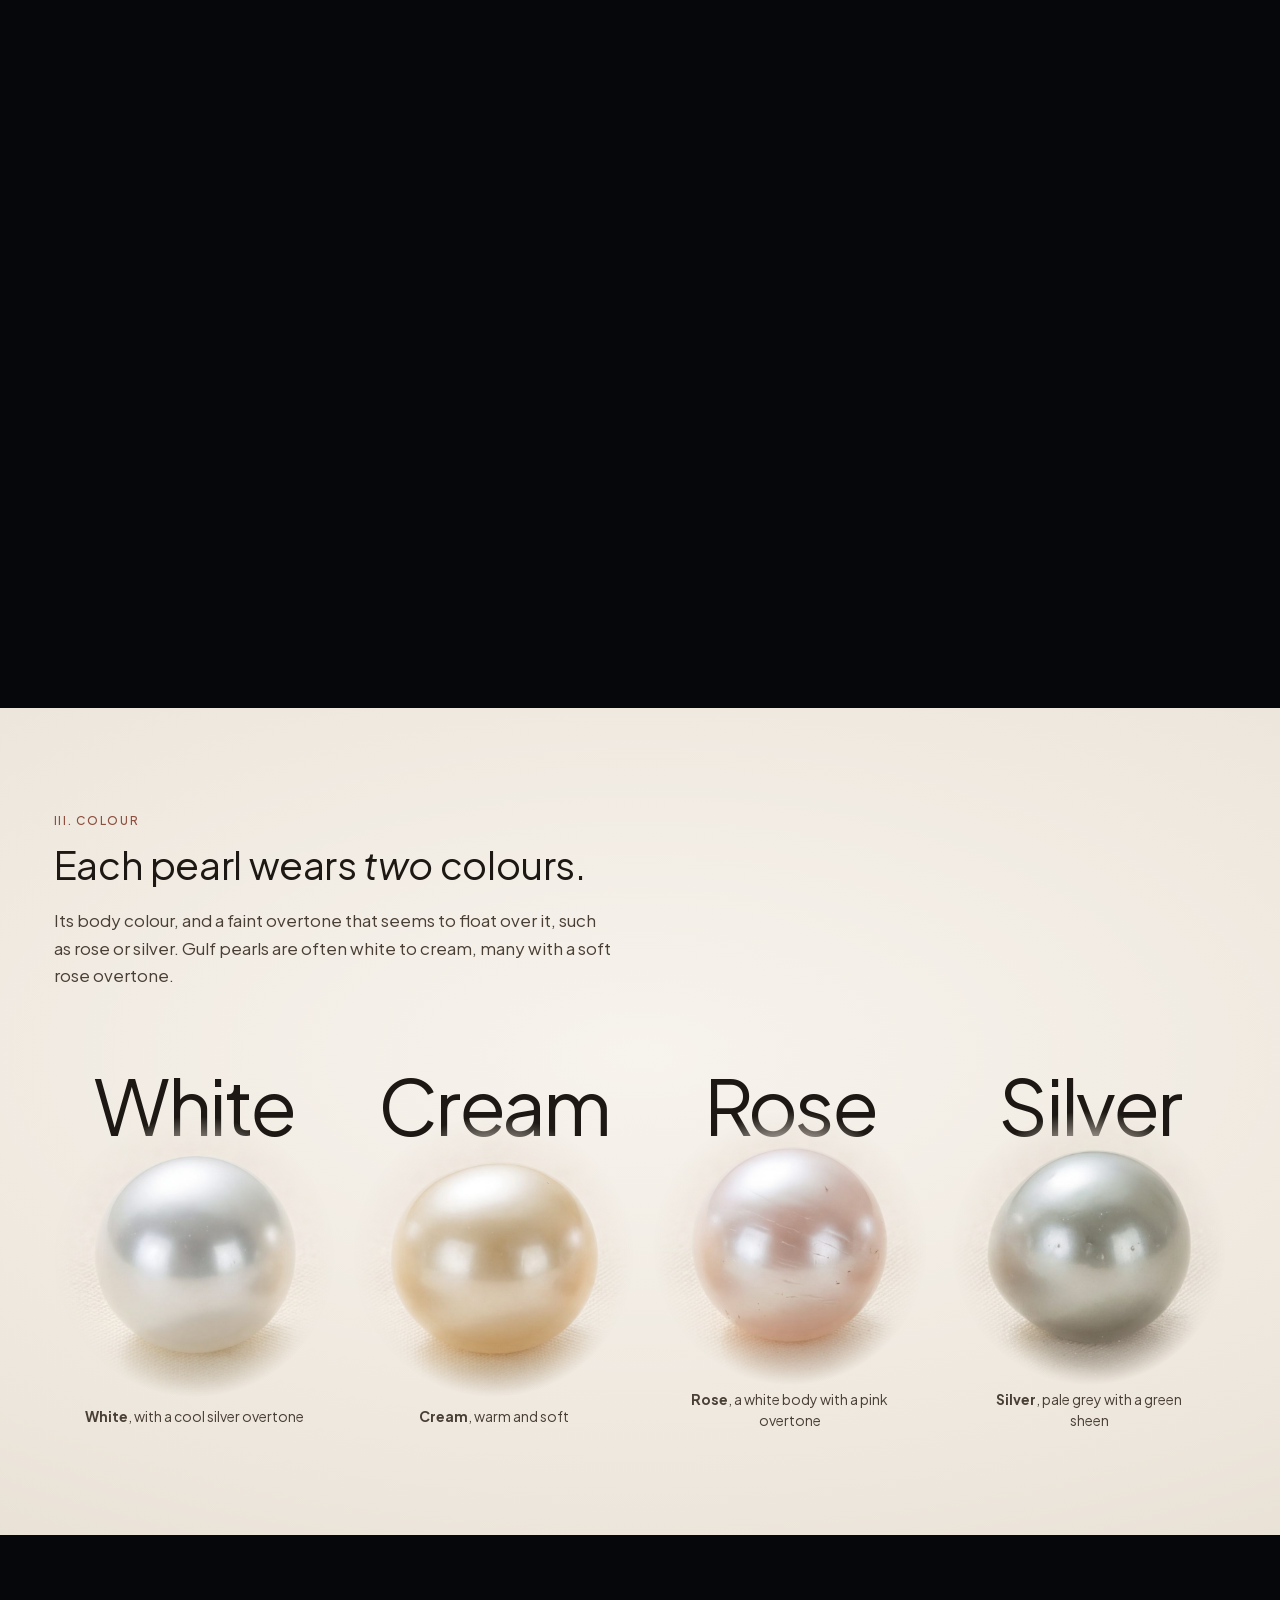
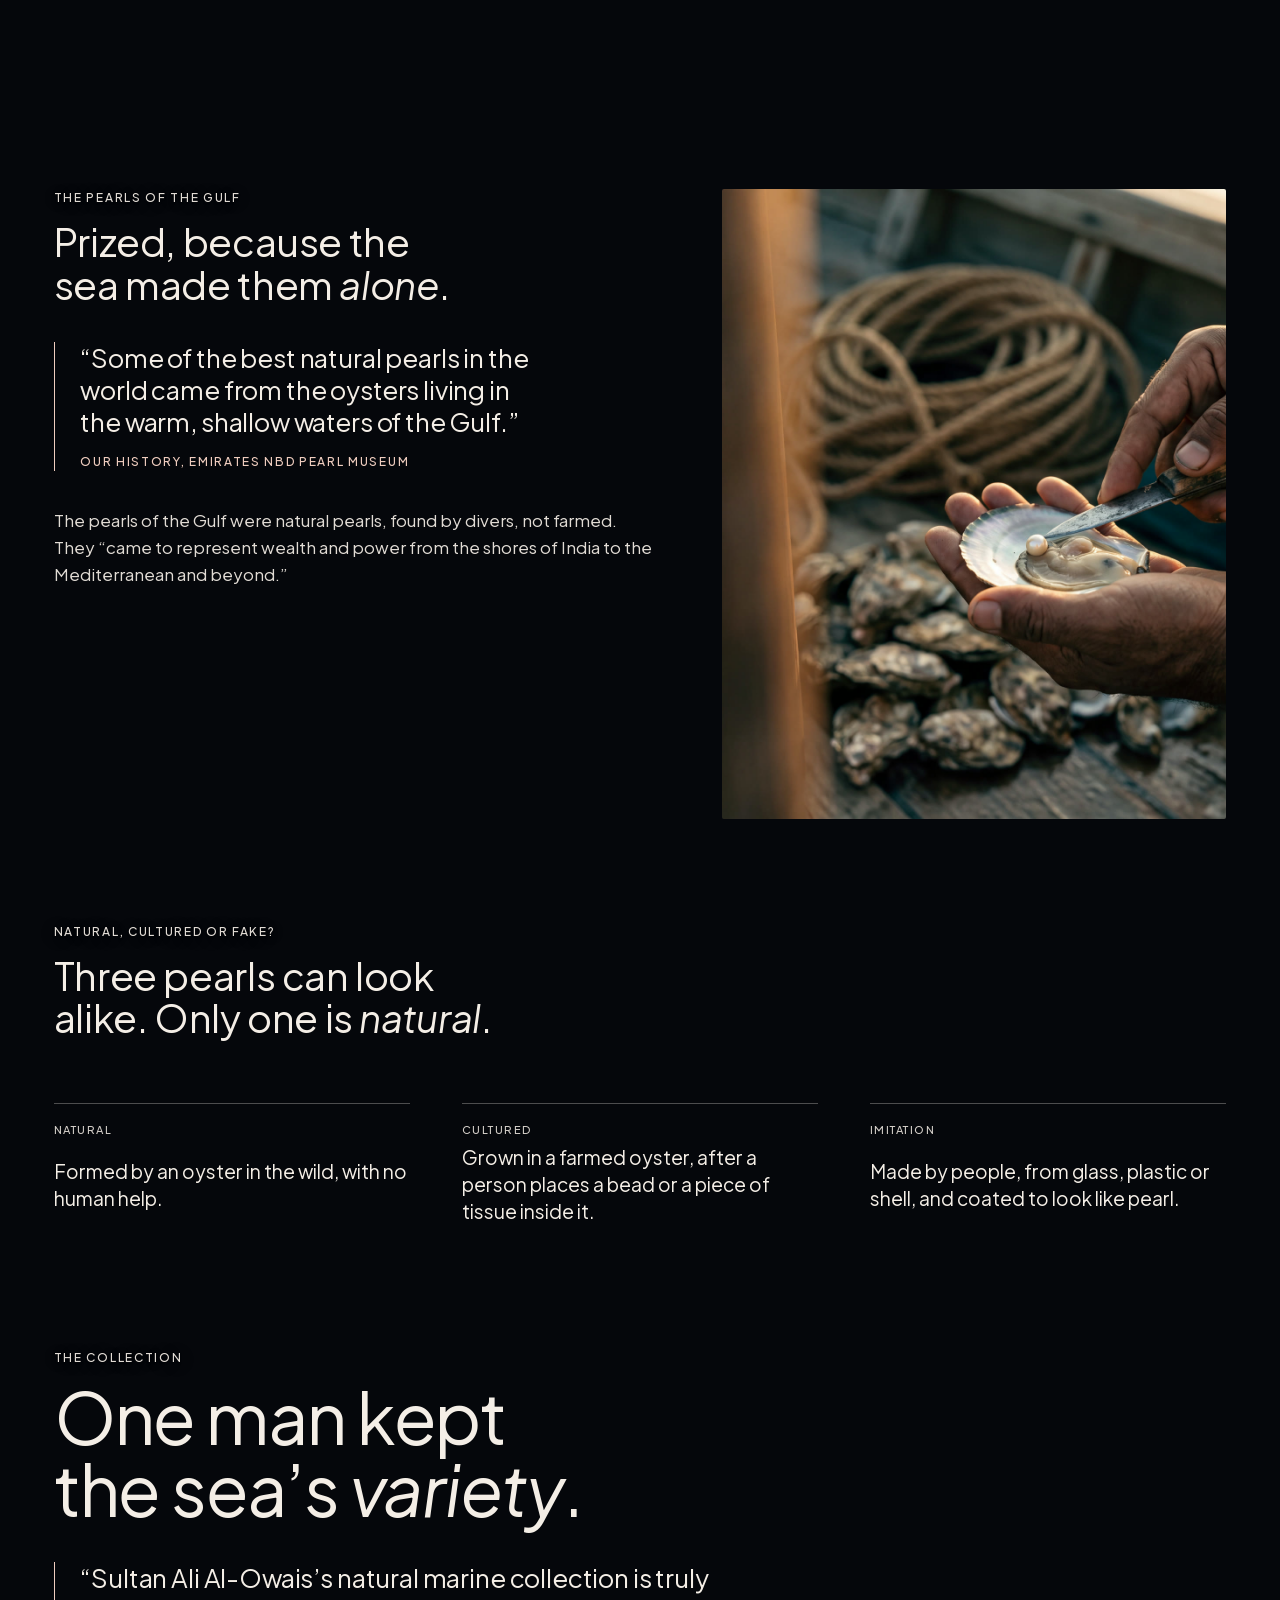
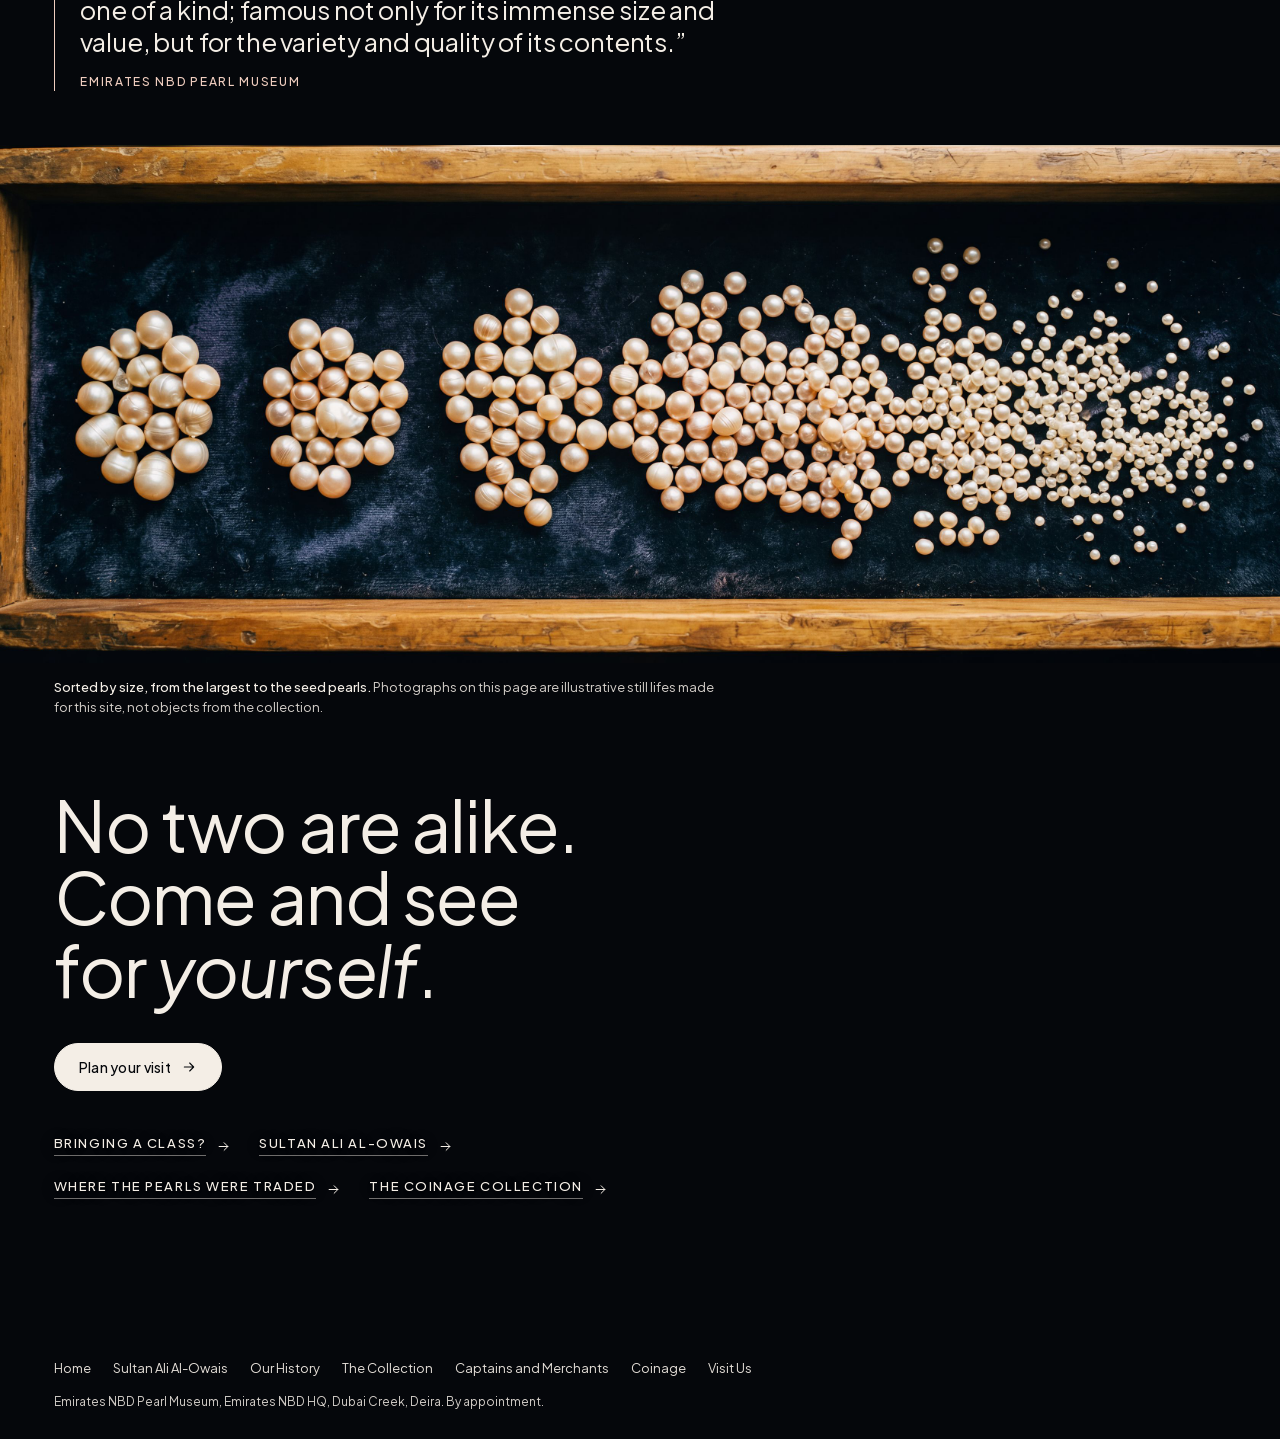
<file: collection.html>
<!doctype html>
<!--
  Emirates NBD Pearl Museum: The Pearl Collection (wave 1). Built from kit/ (template.html, site.css, site.js, KIT.md).
  Governing idea: No two pearls are alike. The visitor turns one pearl over, quality by quality; the museum and
  Sultan Ali Al-Owais are the keepers of a collection the sea will not make again.
  Three scroll-driven moments only (the hero pearl, lustre, the loupe); everything between them scrolls normally.
  Video (storyboard approved by Ram: A and C; B skipped, lustre stays the photo crossfade): the hero turntable
  (assets/videos/collection/c1-turn.mp4, scroll-scrubbed) and the nacre inline loop (c2-nacre-loop.mp4, with a pause control).

  FACT-CHECK (general pearl knowledge, NOT from the museum's own text; please confirm or correct the wording):
  1. "How a pearl is formed": a pearl oyster lines its shell with nacre (mother-of-pearl); a natural pearl forms
     when the oyster coats something lodged inside it with the same nacre, layer over layer, over years.
     We avoid the "grain of sand" myth and give no number of years or layers.
  2. "Size and weight": the larger a natural pearl, generally the rarer it is; merchants weighed pearls on small,
     finely balanced scales against small brass weights. No historical units (chow, mithqal, etc.) are named.
  3. "Shape": perfectly round natural pearls are rare; the four shapes named are round, button (a flat base and a
     domed top), drop (a teardrop) and baroque (irregular). "Prized for pendants and earrings" for drops.
  4. "Colour": a pearl has a body colour and an overtone that seems to float over it (rose, silver); "Gulf pearls
     are often white to cream, many with a soft rose overtone."
  5. "Lustre": lustre is light reflected from within the nacre; "the deeper the layers, the deeper the glow."
  6. "Surface quality": tiny pits, lines and marks are natural; the cleaner the surface, the rarer the pearl.
  7. "The pearls of the Gulf": "The pearls of the Gulf were natural pearls, found by divers, not farmed."
     (The two sentences quoted from the museum's history page are verbatim.)
  8. "Natural, cultured or fake?": natural = formed by an oyster in the wild with no human help; cultured = grown
     in a farmed oyster after a person places a bead or a piece of tissue inside it; imitation = made by people from
     glass, plastic or shell and coated to look like pearl.
  9. "Five qualities": the five are the museum's own topic headings; the line that "no single quality decides a
     pearl's worth, they are read together" is ours.
  10. Every photograph on this page is an illustrative still-life made for the site, not an object from the
      collection (a note says so under the tray). The shell is "a pearl oyster shell", the species is not named.
  11. Quiet doors to merchants.html and coinage.html point to wave 2 pages that do not exist yet; visit.html too.
  MARKETING COPY PASS (2026-10-27, see marketing/copy-changes.md):
  - The share text opens with "What the sea no longer gives, the museum keeps." (this page's own heading, the site's words) and ends
    "come and see Sultan Ali Al-Owais's collection", which rests on the museum's statement that it is on display.
  - Real photographs of a few pearls from the collection (hero pearl and tray first) would do more for trust than any copy change.
  - Pass 2: door labels now say where they lead. "Bringing a class?" and "Bringing guests?" open the visit request form; they invite
    a request only and promise no school or hosting service (see visit.html FACT-CHECK 16 and 17).
-->
<html lang="en" dir="ltr">
<head>
<meta charset="utf-8">
<meta name="viewport" content="width=device-width, initial-scale=1, viewport-fit=cover">
<title>The Pearl Collection: natural Gulf pearls | Emirates NBD Pearl Museum</title>
<meta name="description" content="No two pearls are alike. Read a natural Gulf pearl the way a merchant would, by size, shape, colour, lustre and surface, then see Sultan Ali Al-Owais's collection.">
<link rel="canonical" href="collection.html">
<meta property="og:type" content="website">
<meta property="og:site_name" content="Emirates NBD Pearl Museum">
<meta property="og:title" content="The Pearl Collection | Emirates NBD Pearl Museum">
<meta property="og:description" content="What the sea no longer gives, the museum keeps. Learn to read a natural Gulf pearl the way a merchant would, then come and see Sultan Ali Al-Owais's collection.">
<meta property="og:image" content="assets/images/og/collection.jpg">
<meta property="og:image:width" content="1200">
<meta property="og:image:height" content="630">
<meta name="twitter:card" content="summary_large_image">
<meta name="twitter:title" content="The Pearl Collection | Emirates NBD Pearl Museum">
<meta name="twitter:description" content="What the sea no longer gives, the museum keeps. Learn to read a natural Gulf pearl the way a merchant would, then come and see Sultan Ali Al-Owais's collection.">
<meta name="twitter:image" content="assets/images/og/collection.jpg">
<link rel="icon" type="image/png" sizes="32x32" href="assets/images/og/favicon-32.png">
<link rel="apple-touch-icon" sizes="180x180" href="assets/images/og/apple-touch-icon.png">
<meta name="theme-color" content="#05070b">
<link rel="icon" href="data:image/svg+xml,%3Csvg xmlns='http://www.w3.org/2000/svg' viewBox='0 0 32 32'%3E%3Cdefs%3E%3CradialGradient id='g' cx='.36' cy='.32' r='.75'%3E%3Cstop offset='0' stop-color='%23fffdf8'/%3E%3Cstop offset='.5' stop-color='%23e6dad0'/%3E%3Cstop offset='1' stop-color='%238f8590'/%3E%3C/radialGradient%3E%3C/defs%3E%3Ccircle cx='16' cy='16' r='12' fill='url(%23g)'/%3E%3C/svg%3E">
<link rel="preload" href="assets/fonts/plus-jakarta-sans-normal-latin.woff2" as="font" type="font/woff2" crossorigin>
<link rel="preload" as="image" href="assets/images/collection/c1-plate.jpg" media="(min-width:720px)" fetchpriority="high">
<link rel="preload" as="image" href="assets/images/collection/c1-plate-m.jpg" media="(max-width:719.98px)" fetchpriority="high">
<link rel="stylesheet" href="assets/css/style.min.css">
<script src="assets/js/script.min.js" data-page="collection"></script>
</head>
<body>
<div class="pm-page pm-page--collection">
<a class="skip" href="#story">Skip to the story</a>

<header class="top">
  <a class="mark" href="index.html" aria-label="Emirates NBD Pearl Museum, home">
    <img class="mark__logo mark__logo--w" src="assets/images/logo-enbd-white.svg" alt="" width="110" height="30">
    <img class="mark__logo mark__logo--c" src="assets/images/logo-enbd-navy.svg" alt="" width="110" height="30">
    <span class="mark__div" aria-hidden="true"></span><span class="mark__t" aria-hidden="true">Pearl Museum</span>
  </a>
  <div class="top__end">
    <button class="tgl" id="soundTgl" type="button" aria-pressed="false" aria-label="Sound">
      <svg viewBox="0 0 24 24" fill="none" stroke="currentColor" stroke-width="1.5" stroke-linecap="round" stroke-linejoin="round" aria-hidden="true"><path d="M4 9.5h3.2L12 5.5v13l-4.8-4H4z"/><path class="w" d="M15.5 9a4 4 0 0 1 0 6M18 6.5a7.5 7.5 0 0 1 0 11"/><path class="x" d="M16 9.5l5 5M21 9.5l-5 5"/></svg>
      <span class="lbl" aria-hidden="true" id="soundState">Sound off</span>
    </button>
  </div>
</header>

<main id="story">

  <!-- S1 THE HERO PEARL (scroll-driven, 1 of 3), storyboard row A (approved).
       A0: the clean velvet plate and the pearl cut-out settle into place (plate method); at the exact frame they reach,
       A1 to A3: the turntable clip (whose first frame is the same photograph) fades in and turns with the scroll. -->
  <section class="scene scrim--top" id="c1" style="--span:320" data-enter="0" aria-labelledby="c1h" data-sound="music-drone-bed -14 always; music-oud-sparse -8 in .15 .6">
    <div class="stage">
      <div class="frame plate" data-ph="assets/videos/collection/c1-turn.mp4 (+ -poster.jpg), c1-plate.jpg + c1-pearl-cut.png">
        <picture class="plate__bg" data-kf='{"0":{"scale":1.05},"0.15":{"scale":1}}'>
          <source media="(max-width:719.98px)" srcset="assets/images/collection/c1-plate-m.jpg" width="1080" height="1920">
          <img data-role="bg" src="assets/images/collection/c1-plate.jpg" width="2560" height="1440" decoding="async" fetchpriority="high" alt="">
        </picture>
        <div class="plate__shadow" data-kf='{"0":{"opacity":.6,"scale":.9},"0.15":{"opacity":1,"scale":1}}'></div>
        <div class="plate__cut">
          <div data-kf='{"0":{"y":-2.5,"scale":.93},"0.15":{"y":0,"scale":1},"0.2":{"opacity":1},"0.22":{"opacity":0}}' data-kf-m='{"0":{"y":-1.5,"scale":.94},"0.15":{"y":0,"scale":1},"0.2":{"opacity":1},"0.22":{"opacity":0}}' data-rm-at=".15">
            <picture><source srcset="assets/images/collection/c1-pearl-cut.webp" type="image/webp"><img src="assets/images/collection/c1-pearl-cut.png" width="1100" height="1006" decoding="async" fetchpriority="high" alt="A single natural Gulf pearl resting on dark velvet, softly lit from the upper left: warm white with a rose overtone, a little flattened, with two tiny natural pits."></picture>
          </div>
        </div>
        <div class="plane c1-turn fx-layer" data-kf='{"0":{"opacity":0},"0.16":{"opacity":0},"0.2":{"opacity":1}}'>
          <picture class="poster"><source media="(max-width:719.98px)" srcset="assets/images/collection/c1-turn-m-poster.jpg" width="1280" height="720"><img src="assets/images/collection/c1-turn-poster.jpg" width="1920" height="1080" decoding="async" loading="lazy" alt=""></picture>
          <video class="scrub" muted playsinline preload="none" aria-hidden="true" data-load="scroll" data-src="assets/videos/collection/c1-turn.mp4" data-src-m="assets/videos/collection/c1-turn-m.mp4" data-scrub=".2 .66"></video>
        </div>
        <div class="plate__atmos" data-kf='{"0":{"opacity":1},"0.2":{"opacity":.35}}'></div>
        <div class="scrim"></div>
      </div>
      <div class="ln copy--peak-centre-foot c1-head">
        <p class="beat eyebrow c1-eye" data-cue="-1 2">The Pearl Collection</p>
        <h1 class="beat line line--xl" id="c1h" data-cue="-1 2">No two pearls are <em>alike</em>.</h1>
      </div>
      <div class="beat ln copy--peak-centre-foot c1-sub" data-cue=".08 2"><p class="sub">“Delve into the array of defining factors that contribute to the beauty of each and every pearl.”</p></div>
      <p class="beat c1-hint hint--base" data-cue="-1 .07" aria-hidden="true">Scroll</p>
    </div>
  </section>

  <!-- THE JEWELS OF THE SEA: editorial block with the museum's own line -->
  <section class="flow" aria-labelledby="jh">
    <div class="flow__inner">
      <article class="ed" data-reveal>
        <p class="eyebrow">The jewels of the sea</p>
        <h2 class="line" id="jh">What the sea no longer gives, the museum <em>keeps</em>.</h2>
        <blockquote class="pull"><p>“The disappearance of industrial-scale pearling in the Gulf has only served to increase the value and significance of the collection on display.”</p><cite>Emirates NBD Pearl Museum</cite></blockquote>
      </article>
    </div>
  </section>

  <!-- HOW A PEARL IS FORMED: image beside text. Storyboard row C: the inline nacre loop replaces this still once approved. -->
  <section class="flow" aria-labelledby="fh">
    <div class="flow__inner">
      <div class="split">
        <figure class="loop split__media" style="--ar:5/4" data-reveal>
          <div class="loop__frame" style="--ar:5/4;--op:72% 50%">
            <video muted loop playsinline preload="none" poster="assets/images/collection/c2-nacre-loop-poster.jpg" src="assets/videos/collection/c2-nacre-loop.mp4" aria-label="An empty pearl oyster shell on dark velvet; a soft band of light drifts across its mother-of-pearl lining, the colours shifting from silver to rose, green and violet."></video>
            <button class="loop__ctl" type="button" aria-pressed="false"><svg class="i-pause" viewBox="0 0 12 12" fill="currentColor" aria-hidden="true"><rect x="2" y="1.5" width="2.6" height="9" rx=".6"/><rect x="7.4" y="1.5" width="2.6" height="9" rx=".6"/></svg><svg class="i-play" viewBox="0 0 12 12" fill="currentColor" aria-hidden="true"><path d="M3 1.6v8.8L10.4 6z"/></svg><span class="t">Pause</span></button>
          </div>
        </figure>
        <div class="split__text" data-reveal data-reveal-delay="1">
          <p class="eyebrow">How a pearl is formed</p>
          <h2 class="line" id="fh">Built layer by <em>layer</em>, in the dark.</h2>
          <div class="prose">
            <p>Inside its shell, a pearl oyster lines its home with nacre: the lustrous mother-of-pearl you see here.</p>
            <p>When something unwanted lodges inside it, the oyster may coat it in the same nacre, one fine layer over another, for years. A natural pearl is that patience, made solid.</p>
          </div>
          <p class="figcap">Mother-of-pearl, the nacre lining a pearl oyster’s shell.</p>
        </div>
      </div>
    </div>
  </section>

  <!-- WHAT MAKES A PEARL SPECIAL: the five qualities, as an index of quiet anchors -->
  <section class="flow" aria-labelledby="qh">
    <div class="flow__inner">
      <article class="ed" data-reveal>
        <p class="eyebrow">Understanding pearls</p>
        <h2 class="line line--xl" id="qh">What makes a pearl <em>special</em>?</h2>
        <div class="prose"><p>Five qualities, read together. No single one decides a pearl’s worth.</p></div>
        <ol class="qindex" aria-label="The five qualities">
          <li><a href="#q1"><i>i.</i>Size and weight</a></li>
          <li><a href="#q2"><i>ii.</i>Shape</a></li>
          <li><a href="#q3"><i>iii.</i>Colour</a></li>
          <li><a href="#c4"><i>iv.</i>Lustre</a></li>
          <li><a href="#c5"><i>v.</i>Surface quality</a></li>
        </ol>
      </article>
    </div>
  </section>

  <!-- i. SIZE AND WEIGHT: image beside text -->
  <section class="flow" id="q1" aria-labelledby="q1h">
    <div class="flow__inner">
      <div class="split split--right">
        <figure class="split__media" style="--ar:5/4;--op:76% 50%" data-reveal>
          <picture><source media="(max-width:719.98px)" srcset="assets/images/collection/c3-scales-m.jpg" width="1200" height="1000"><img src="assets/images/collection/c3-scales.jpg" width="2560" height="1440" decoding="async" loading="lazy" alt="A small old brass balance on dark velvet: three pearls in one pan, tiny brass weights in the other, two loose pearls in front."></picture>
        </figure>
        <div class="split__text" data-reveal data-reveal-delay="1">
          <p class="eyebrow">i. Size and weight</p>
          <h2 class="line" id="q1h">Every pearl was <em>weighed</em>.</h2>
          <div class="prose">
            <p>Size and weight come first. In general, the larger a natural pearl, the rarer it is.</p>
            <p>Merchants weighed pearls on small, finely balanced scales, against tiny brass weights.</p>
          </div>
        </div>
      </div>
    </div>
  </section>

  <!-- ii. SHAPE: a grid of four objects -->
  <section class="flow" id="q2" aria-labelledby="q2h">
    <div class="flow__inner">
      <article class="ed" data-reveal>
        <p class="eyebrow">ii. Shape</p>
        <h2 class="line" id="q2h">Few are perfectly <em>round</em>.</h2>
        <div class="prose"><p>A perfectly round natural pearl is rare. Most grow into a shape of their own.</p></div>
      </article>
      <ul class="gallery shapes" style="--cell:230px">
        <li data-reveal><figure><div class="obj"><img src="assets/images/collection/shape-round.jpg" width="800" height="800" loading="lazy" decoding="async" alt="A round natural pearl on dark velvet."></div><figcaption><b>Round</b>Near spherical, and the rarest.</figcaption></figure></li>
        <li data-reveal data-reveal-delay="1"><figure><div class="obj"><img src="assets/images/collection/shape-button.jpg" width="800" height="800" loading="lazy" decoding="async" alt="A button pearl seen from above: round in outline with a low domed top."></div><figcaption><b>Button</b>A flat base and a domed top.</figcaption></figure></li>
        <li data-reveal data-reveal-delay="2"><figure><div class="obj"><img src="assets/images/collection/shape-drop.jpg" width="800" height="800" loading="lazy" decoding="async" alt="A drop pearl, a smooth teardrop lying on its side."></div><figcaption><b>Drop</b>A teardrop, prized for pendants and earrings.</figcaption></figure></li>
        <li data-reveal data-reveal-delay="3"><figure><div class="obj"><img src="assets/images/collection/shape-baroque.jpg" width="800" height="800" loading="lazy" decoding="async" alt="A baroque pearl with an irregular, lumpy shape."></div><figcaption><b>Baroque</b>Irregular, and like no other.</figcaption></figure></li>
      </ul>
    </div>
  </section>

  <!-- iii. COLOUR: the bright beat. Giant words stand over their pearls (the home coda's device, varied) -->
  <section class="flow flow--cream" id="q3" aria-labelledby="q3h">
    <div class="flow__inner">
      <article class="ed" data-reveal>
        <p class="eyebrow">iii. Colour</p>
        <h2 class="line" id="q3h">Each pearl wears <em>two</em> colours.</h2>
        <div class="prose"><p>Its body colour, and a faint overtone that seems to float over it, such as rose or silver. Gulf pearls are often white to cream, many with a soft rose overtone.</p></div>
      </article>
      <ul class="qc__grid">
        <li class="qc__item" data-reveal><span class="qc__word" aria-hidden="true">White</span><div class="qc__img"><img src="assets/images/collection/colour-white.jpg" width="800" height="800" loading="lazy" decoding="async" alt="A white pearl with a cool silver overtone."></div><p class="qc__note"><b>White</b>, with a cool silver overtone</p></li>
        <li class="qc__item" data-reveal data-reveal-delay="1"><span class="qc__word" aria-hidden="true">Cream</span><div class="qc__img"><img src="assets/images/collection/colour-cream.jpg" width="800" height="800" loading="lazy" decoding="async" alt="A warm cream pearl."></div><p class="qc__note"><b>Cream</b>, warm and soft</p></li>
        <li class="qc__item" data-reveal data-reveal-delay="2"><span class="qc__word" aria-hidden="true">Rose</span><div class="qc__img"><img src="assets/images/collection/colour-rose.jpg" width="800" height="800" loading="lazy" decoding="async" alt="A white pearl with a soft rose-pink overtone and a few fine natural marks."></div><p class="qc__note"><b>Rose</b>, a white body with a pink overtone</p></li>
        <li class="qc__item" data-reveal data-reveal-delay="3"><span class="qc__word" aria-hidden="true">Silver</span><div class="qc__img"><img src="assets/images/collection/colour-silver.jpg" width="800" height="800" loading="lazy" decoding="async" alt="A pale silver-grey pearl with a faint green sheen."></div><p class="qc__note"><b>Silver</b>, pale grey with a green sheen</p></li>
      </ul>
    </div>
  </section>

  <!-- iv. LUSTRE (scroll-driven, 2 of 3): the same pearl, three registered photographs, the light moving left, top, right.
       Storyboard row B: a continuous light-sweep clip can replace the crossfade if approved. -->
  <section class="scene scrim--copy-low" id="c4" style="--span:260;--copy-span:4" data-enter="0" aria-labelledby="c4h">
    <div class="stage">
      <div class="frame" data-ph="assets/images/collection/c6-lustre-1..3.jpg">
        <div class="plane plane--bg" data-tween="scale 1 1.04 0 1 none"><img data-role="bg" src="assets/images/collection/c6-lustre-2.jpg" width="2560" height="1440" decoding="async" loading="lazy" alt="The same pearl lit from above: a bright soft reflection on its crown, rose and green sheen at its edges."></div>
        <div class="plane fx-layer l1" data-tween="opacity 1 0 .3 .2 sine.inOut; scale 1 1.04 0 1 none"><img src="assets/images/collection/c6-lustre-1.jpg" width="2560" height="1440" decoding="async" loading="lazy" alt=""></div>
        <div class="plane fx-layer l3" data-tween="opacity 0 1 .62 .2 sine.inOut; scale 1 1.04 0 1 none"><img src="assets/images/collection/c6-lustre-3.jpg" width="2560" height="1440" decoding="async" loading="lazy" alt=""></div>
        <div class="scrim"></div>
      </div>
      <div class="ln copy--low-left copy--m-high copy-stack c4-copy">
        <p class="beat eyebrow c4-eye" data-cue=".02 .97">iv. Lustre</p>
        <h2 class="beat line" id="c4h" data-cue=".04 .36">Watch the light <em>move</em>.</h2>
        <p class="beat line" data-cue=".38 .64">Lustre is light, returned from deep inside the <em>nacre</em>.</p>
        <p class="beat line" data-cue=".66 .95">The deeper the layers, the deeper the <em>glow</em>.</p>
      </div>
    </div>
  </section>

  <!-- v. SURFACE QUALITY (scroll-driven, 3 of 3): a loupe opens over the pearl and grows into the macro (storyboard row D) -->
  <section class="scene scrim--copy-low scrim--copy-m-high" id="c5" style="--span:290;--copy-span:4" data-enter="0" aria-labelledby="c5h">
    <div class="stage" data-tween="--r 0vmax 9vmax .04 .1 power2.out; --r 9vmax 12vmax .14 .14 none; --r 12vmax 130vmax .28 .14 power2.in">
      <div class="frame" data-ph="assets/images/collection/c7-surface.jpg">
        <div class="plane plane--bg plane--base fx-layer" data-tween="scale 1.04 1.04 0 0"><img src="assets/images/collection/c6-lustre-3.jpg" width="2560" height="1440" decoding="async" loading="lazy" alt=""></div>
        <div class="plane loupe" data-tween="scale 1.04 1.04 0 0"><picture><source media="(max-width:719.98px)" srcset="assets/images/collection/c7-surface-m.jpg" width="1080" height="1920"><img data-role="bg" src="assets/images/collection/c7-surface.jpg" width="2560" height="1440" decoding="async" loading="lazy" alt="Extreme close-up of a pearl's surface: faint growth lines, two tiny pits and a fine mosaic in the nacre, glowing rose and green." data-tween="scale 1.12 1 .04 .5 power1.out"></picture></div>
        <div class="loupe__ring fx-only" aria-hidden="true" data-tween="opacity 1 0 .36 .06 none"></div>
        <div class="scrim"></div>
      </div>
      <div class="ln copy--low-left copy--m-high copy-stack c5-copy">
        <p class="beat eyebrow" data-cue="-1 .5">v. Surface quality</p>
        <h2 class="beat line line--xl" id="c5h" data-cue=".0 .4">Look <em>closer</em>.</h2>
        <div class="beat c5-copy2" data-cue=".42 2">
          <p class="line">Tiny pits and lines are a natural pearl’s own <em>history</em>.</p>
          <div class="copy__after"><p class="sub">The cleaner the surface, the rarer the pearl.</p></div>
        </div>
      </div>
    </div>
  </section>

  <!-- THE PEARLS OF THE GULF: image beside text, the museum's own words -->
  <section class="flow" aria-labelledby="gh">
    <div class="flow__inner">
      <div class="split split--right">
        <figure class="split__media" style="--ar:4/5;--op:60% 50%" data-reveal><img src="assets/images/s6-morning.jpg" width="2560" height="1440" decoding="async" loading="lazy" alt="At dawn on the dhow's deck, a diver's weathered hands open an oyster with a small knife, revealing a pearl inside."></figure>
        <div class="split__text" data-reveal data-reveal-delay="1">
          <p class="eyebrow">The pearls of the Gulf</p>
          <h2 class="line" id="gh">Prized, because the sea made them <em>alone</em>.</h2>
          <blockquote class="pull"><p>“Some of the best natural pearls in the world came from the oysters living in the warm, shallow waters of the Gulf.”</p><cite>Our History, Emirates NBD Pearl Museum</cite></blockquote>
          <div class="prose"><p>The pearls of the Gulf were natural pearls, found by divers, not farmed. They “came to represent wealth and power from the shores of India to the Mediterranean and beyond.”</p></div>
        </div>
      </div>
    </div>
  </section>

  <!-- NATURAL, CULTURED OR FAKE: a quiet fact list -->
  <section class="flow" aria-labelledby="nh">
    <div class="flow__inner">
      <article class="ed" data-reveal>
        <p class="eyebrow">Natural, cultured or fake?</p>
        <h2 class="line" id="nh">Three pearls can look alike. Only one is <em>natural</em>.</h2>
      </article>
      <ul class="facts" data-reveal>
        <li><span class="k">Natural</span><span class="v">Formed by an oyster in the wild, with no human help.</span></li>
        <li><span class="k">Cultured</span><span class="v">Grown in a farmed oyster, after a person places a bead or a piece of tissue inside it.</span></li>
        <li><span class="k">Imitation</span><span class="v">Made by people, from glass, plastic or shell, and coated to look like pearl.</span></li>
      </ul>
    </div>
  </section>

  <!-- THE COLLECTION: the museum's own line, then the tray -->
  <section class="flow flow--tight-bottom" aria-labelledby="kh">
    <div class="flow__inner">
      <article class="ed" data-reveal>
        <p class="eyebrow">The collection</p>
        <h2 class="line line--xl" id="kh">One man kept the sea’s <em>variety</em>.</h2>
        <blockquote class="pull"><p>“Sultan Ali Al-Owais’s natural marine collection is truly one of a kind; famous not only for its immense size and value, but for the variety and quality of its contents.”</p><cite>Emirates NBD Pearl Museum</cite></blockquote>
      </article>
    </div>
  </section>
  <section class="flow flow--tray" aria-label="The tray" data-sound="sfx-pearls-pour 0 band .3 .55 shot .5">
  <figure class="tray">
    <p class="tray__hint" aria-hidden="true">Drag along the tray</p>
    <div class="tray__scroll" data-reveal tabindex="0" role="region" aria-label="A tray of natural pearls sorted by size; on small screens, scroll sideways along it">
      <img src="assets/images/collection/c8-tray.jpg" width="3360" height="1360" decoding="async" loading="lazy" alt="Looking down into a long wooden tray lined with indigo velvet: natural pearls sorted by size, from a cluster of the largest at the left to a fine scatter of seed pearls at the right.">
    </div>
    <figcaption><b>Sorted by size, from the largest to the seed pearls.</b> Photographs on this page are illustrative still lifes made for this site, not objects from the collection.</figcaption>
  </figure>
  </section>

  <!-- THE PROMISE AND ONE ACTION -->
  <section class="flow" aria-labelledby="eh">
    <div class="flow__inner">
      <article class="ed" data-reveal>
        <h2 class="line line--xl" id="eh">No two are alike. Come and see for <em>yourself</em>.</h2>
        <div class="end__row">
          <a class="pill pill--solid" href="visit.html">Plan your visit <svg viewBox="0 0 24 24" fill="none" stroke="currentColor" stroke-width="1.6" stroke-linecap="round" stroke-linejoin="round" aria-hidden="true"><path d="M5 12h14M13 6l6 6-6 6"/></svg></a>
        </div>
        <div class="end__doors">
          <a class="door" href="visit.html#request"><span>Bringing a class?</span><svg viewBox="0 0 24 24" fill="none" stroke="currentColor" stroke-width="1.6" stroke-linecap="round" stroke-linejoin="round" aria-hidden="true"><path d="M5 12h14M13 6l6 6-6 6"/></svg></a>
          <a class="door" href="about.html"><span>Sultan Ali Al-Owais</span><svg viewBox="0 0 24 24" fill="none" stroke="currentColor" stroke-width="1.6" stroke-linecap="round" stroke-linejoin="round" aria-hidden="true"><path d="M5 12h14M13 6l6 6-6 6"/></svg></a>
          <a class="door" href="merchants.html"><span>Where the pearls were traded</span><svg viewBox="0 0 24 24" fill="none" stroke="currentColor" stroke-width="1.6" stroke-linecap="round" stroke-linejoin="round" aria-hidden="true"><path d="M5 12h14M13 6l6 6-6 6"/></svg></a>
          <a class="door" href="coinage.html"><span>The coinage collection</span><svg viewBox="0 0 24 24" fill="none" stroke="currentColor" stroke-width="1.6" stroke-linecap="round" stroke-linejoin="round" aria-hidden="true"><path d="M5 12h14M13 6l6 6-6 6"/></svg></a>
        </div>
      </article>
    </div>
  </section>
</main>

<footer class="foot">
  <ul class="foot__nav" aria-label="Pages">
    <li><a href="index.html">Home</a></li><li><a href="about.html">Sultan Ali Al-Owais</a></li><li><a href="history.html">Our History</a></li><li><a href="collection.html" aria-current="page">The Collection</a></li><li><a href="merchants.html">Captains and Merchants</a></li><li><a href="coinage.html">Coinage</a></li><li><a href="visit.html">Visit Us</a></li>
  </ul>
  <p>Emirates NBD Pearl Museum, Emirates NBD HQ, Dubai Creek, Deira. By appointment.</p>
</footer>

</div>
</body>
</html>
</file>
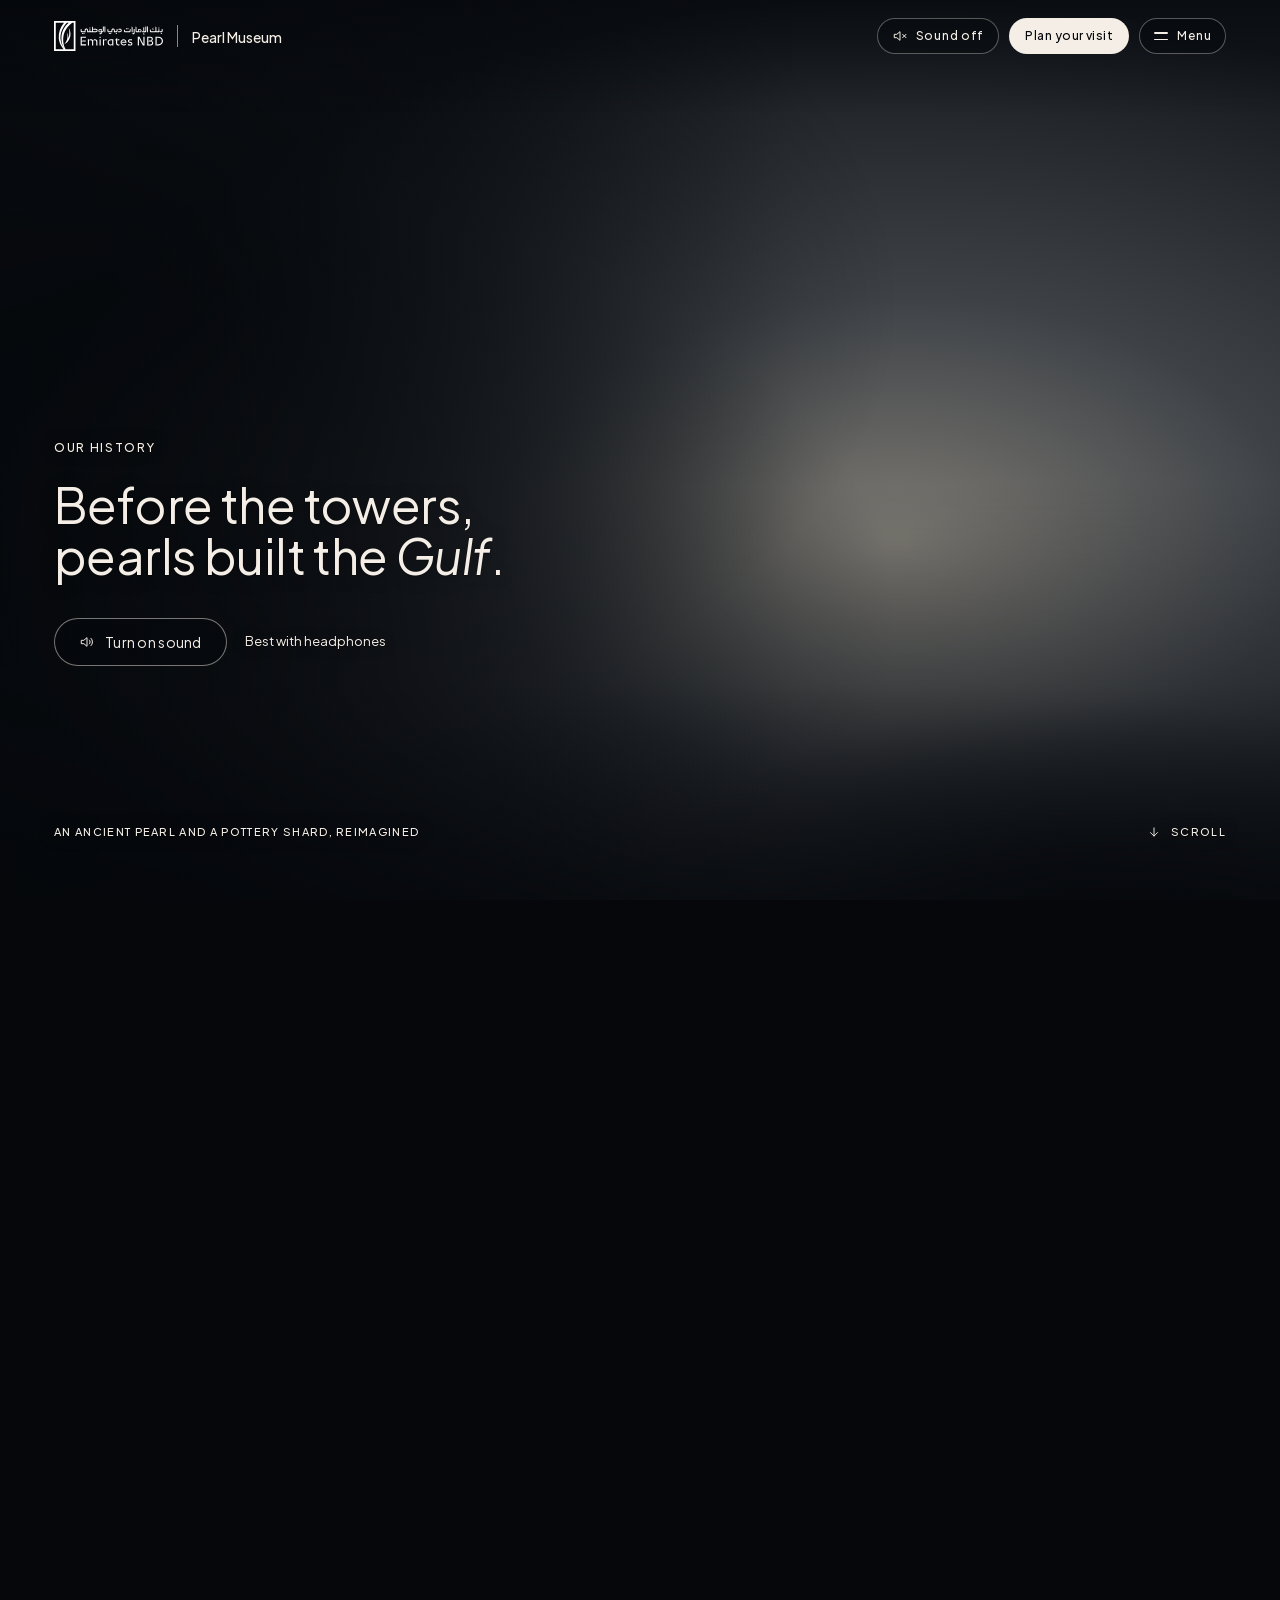
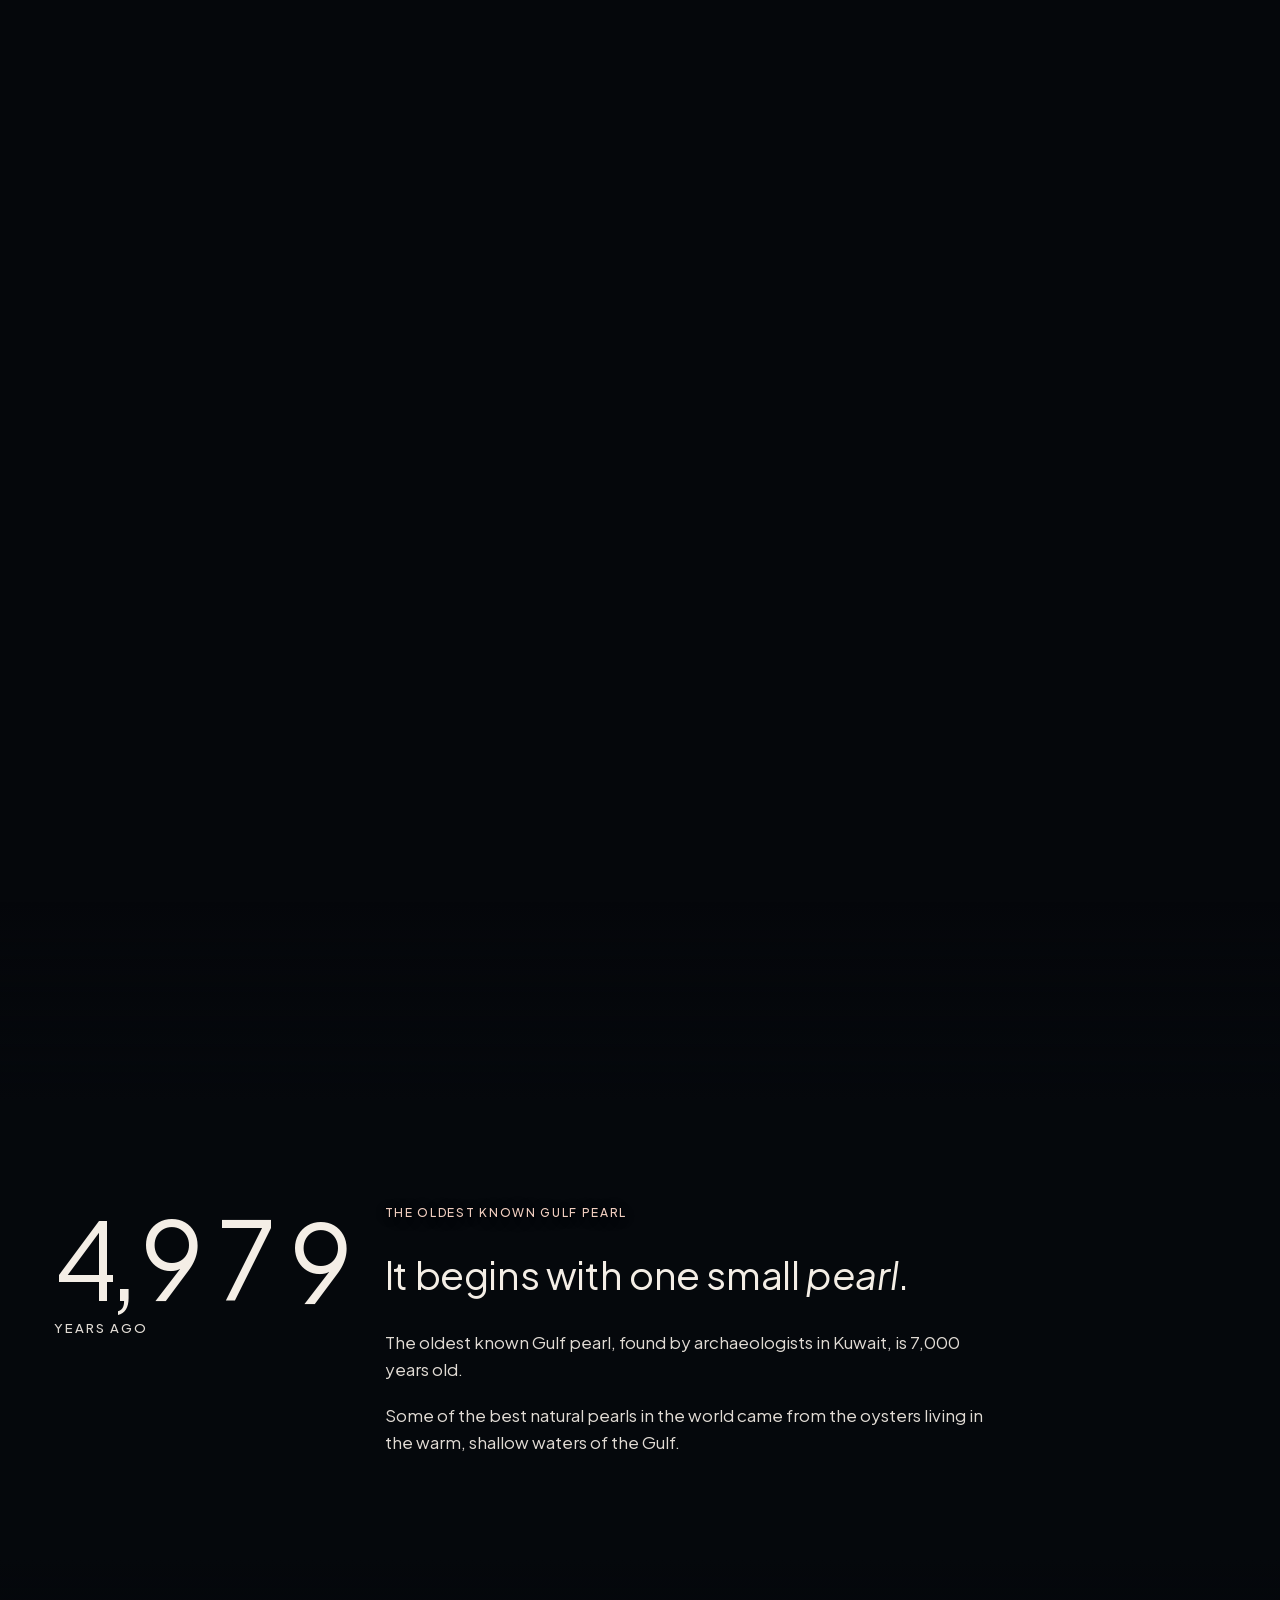
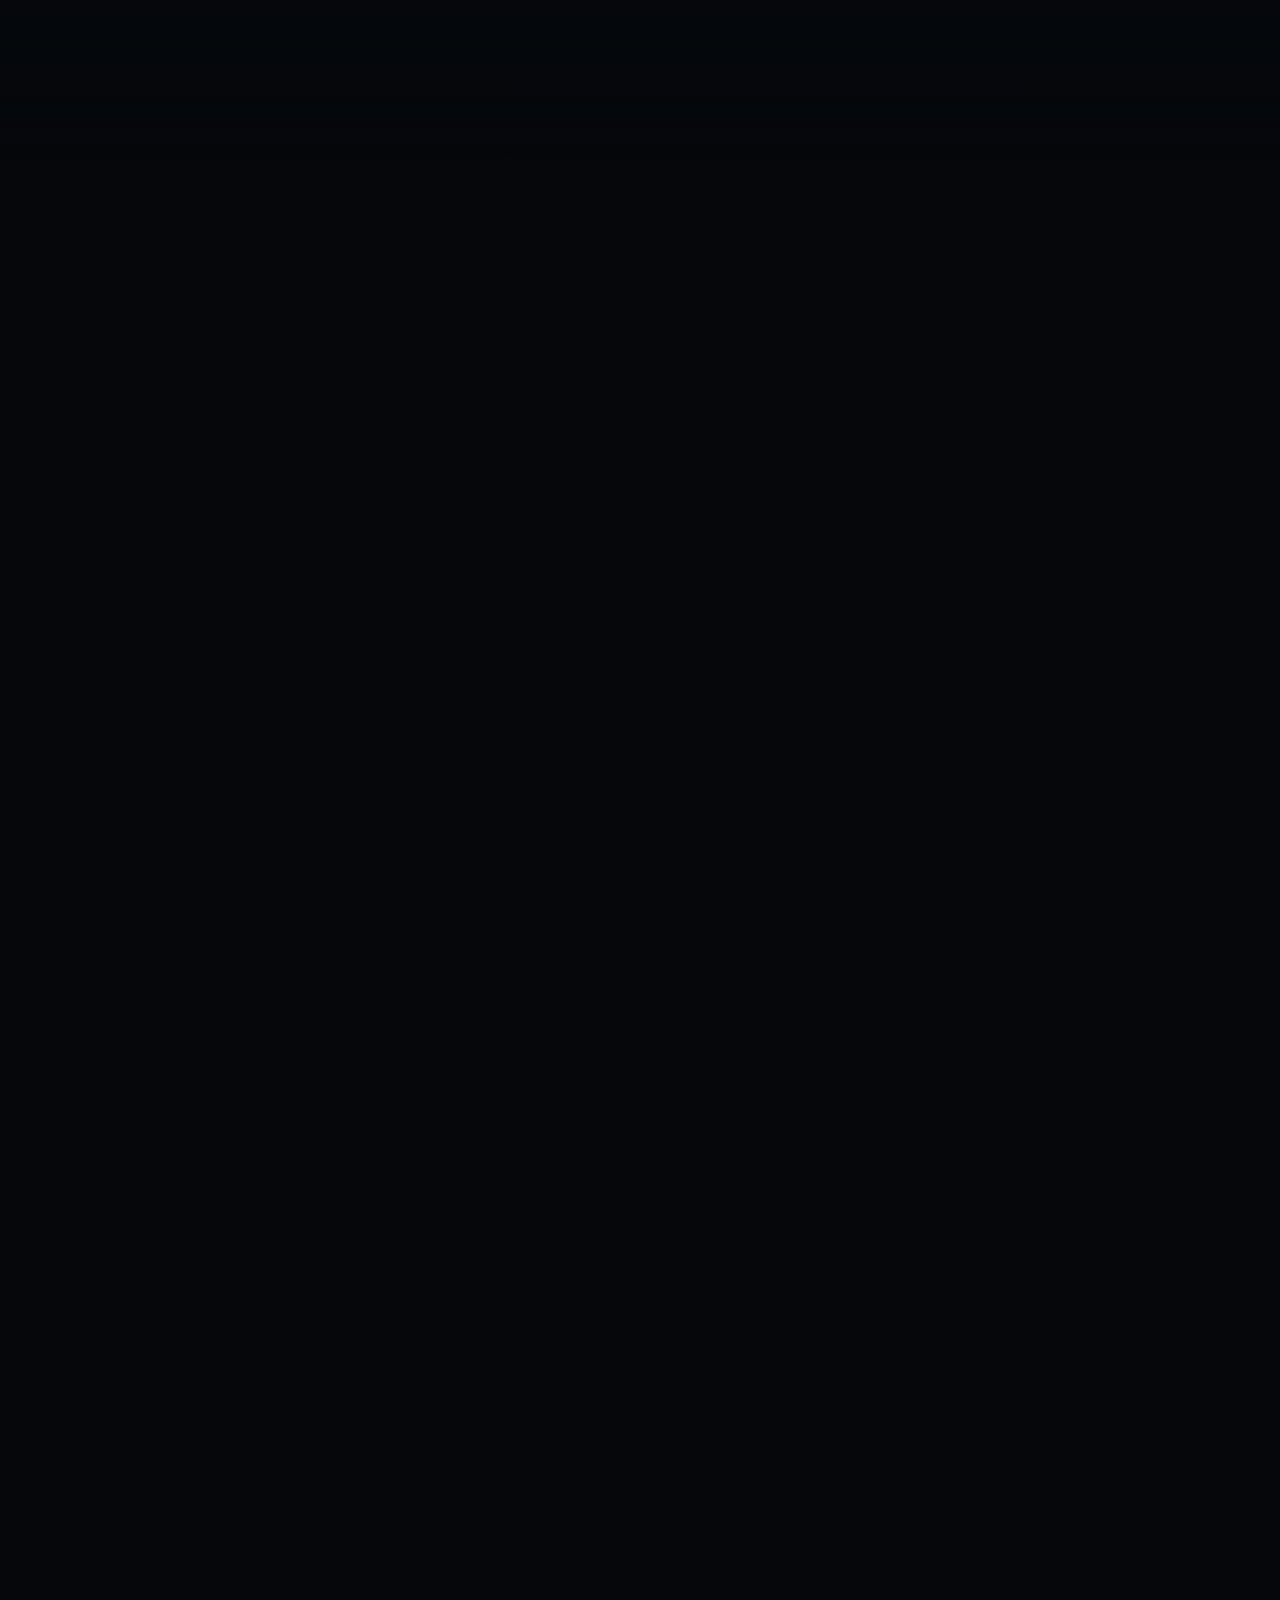
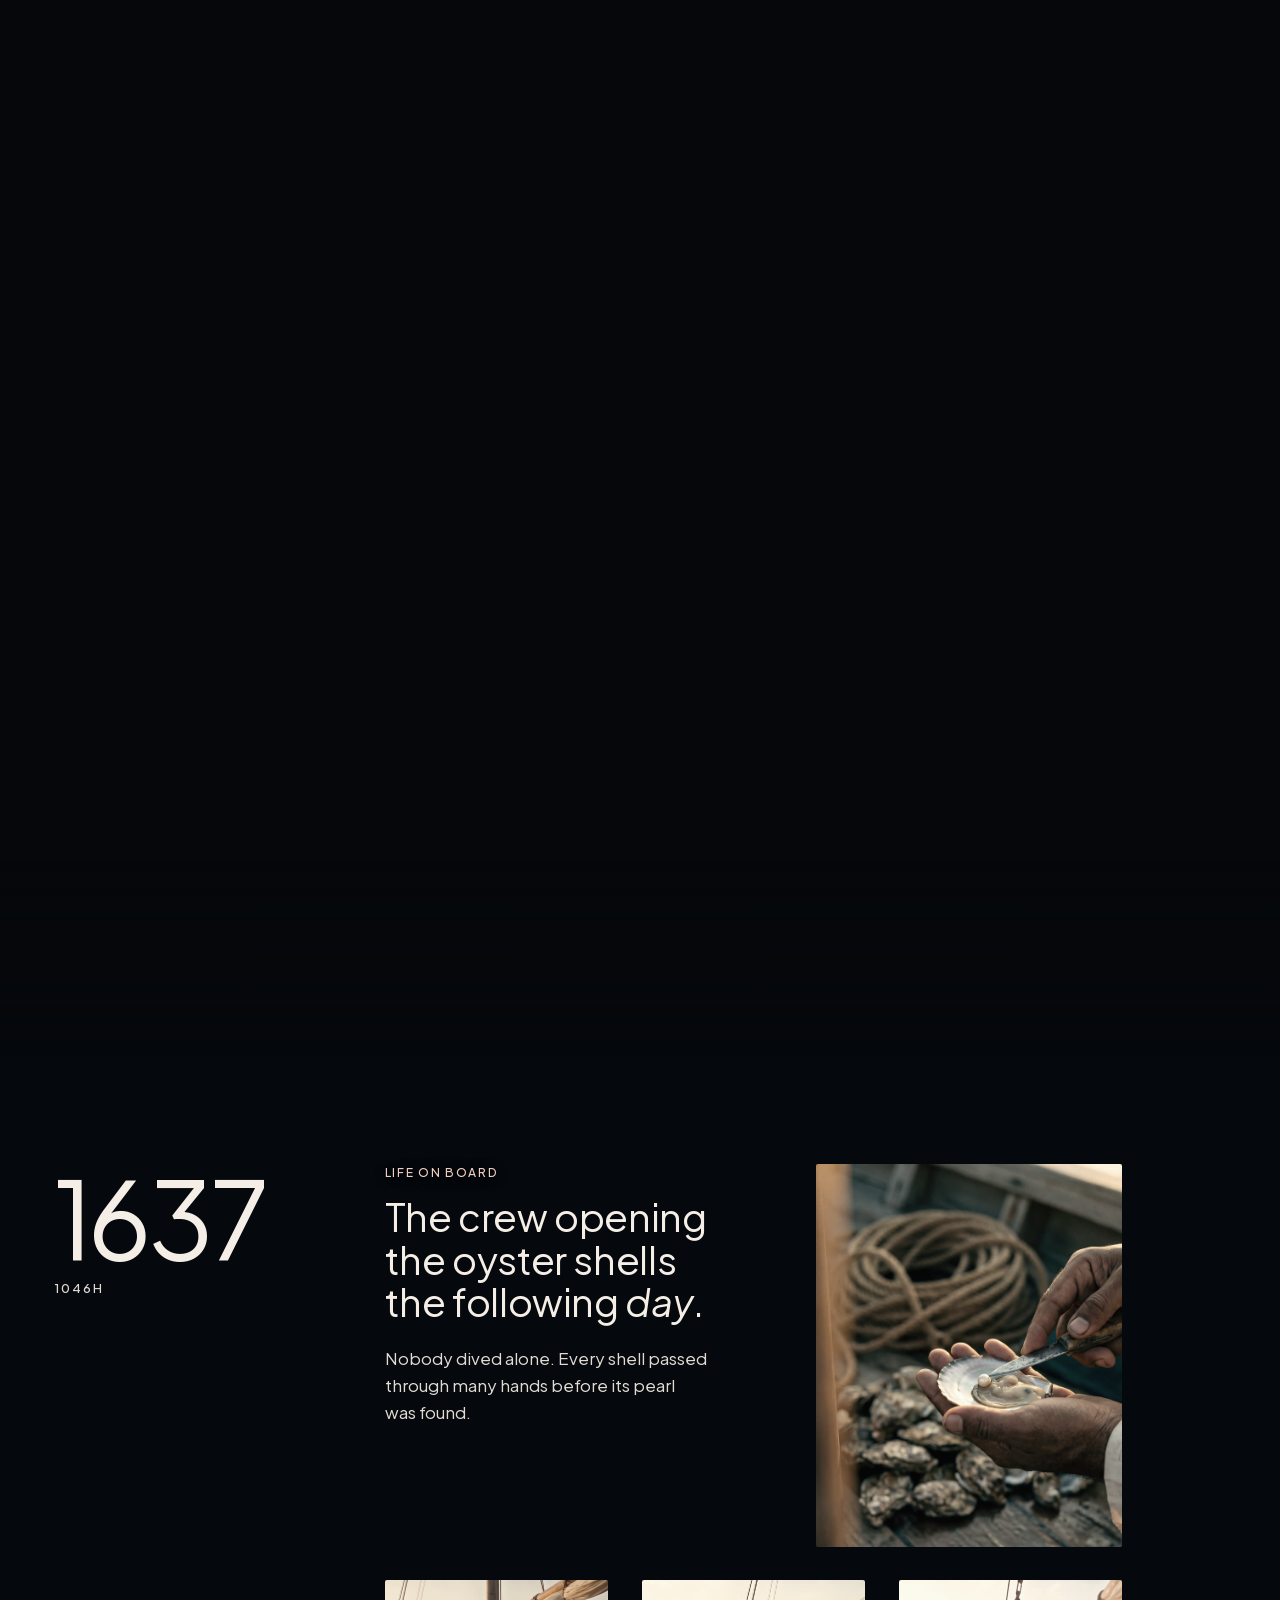
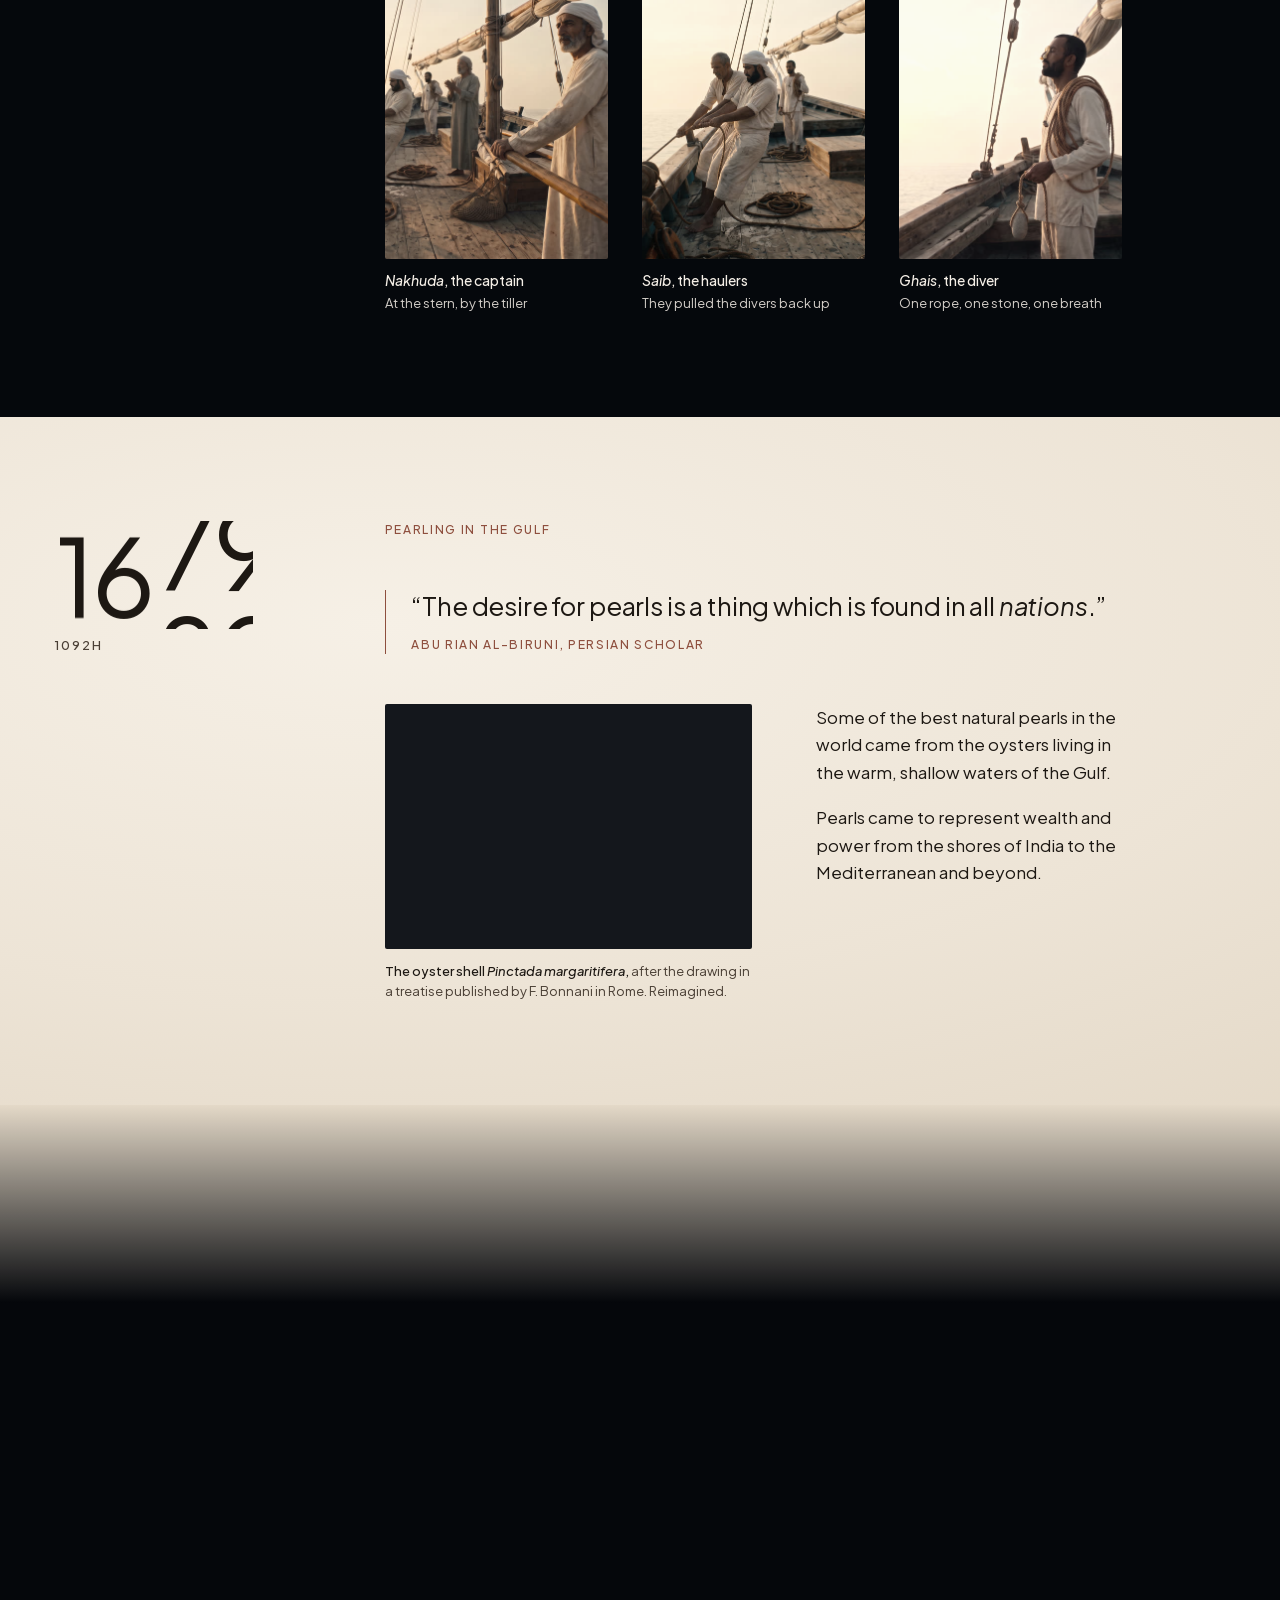
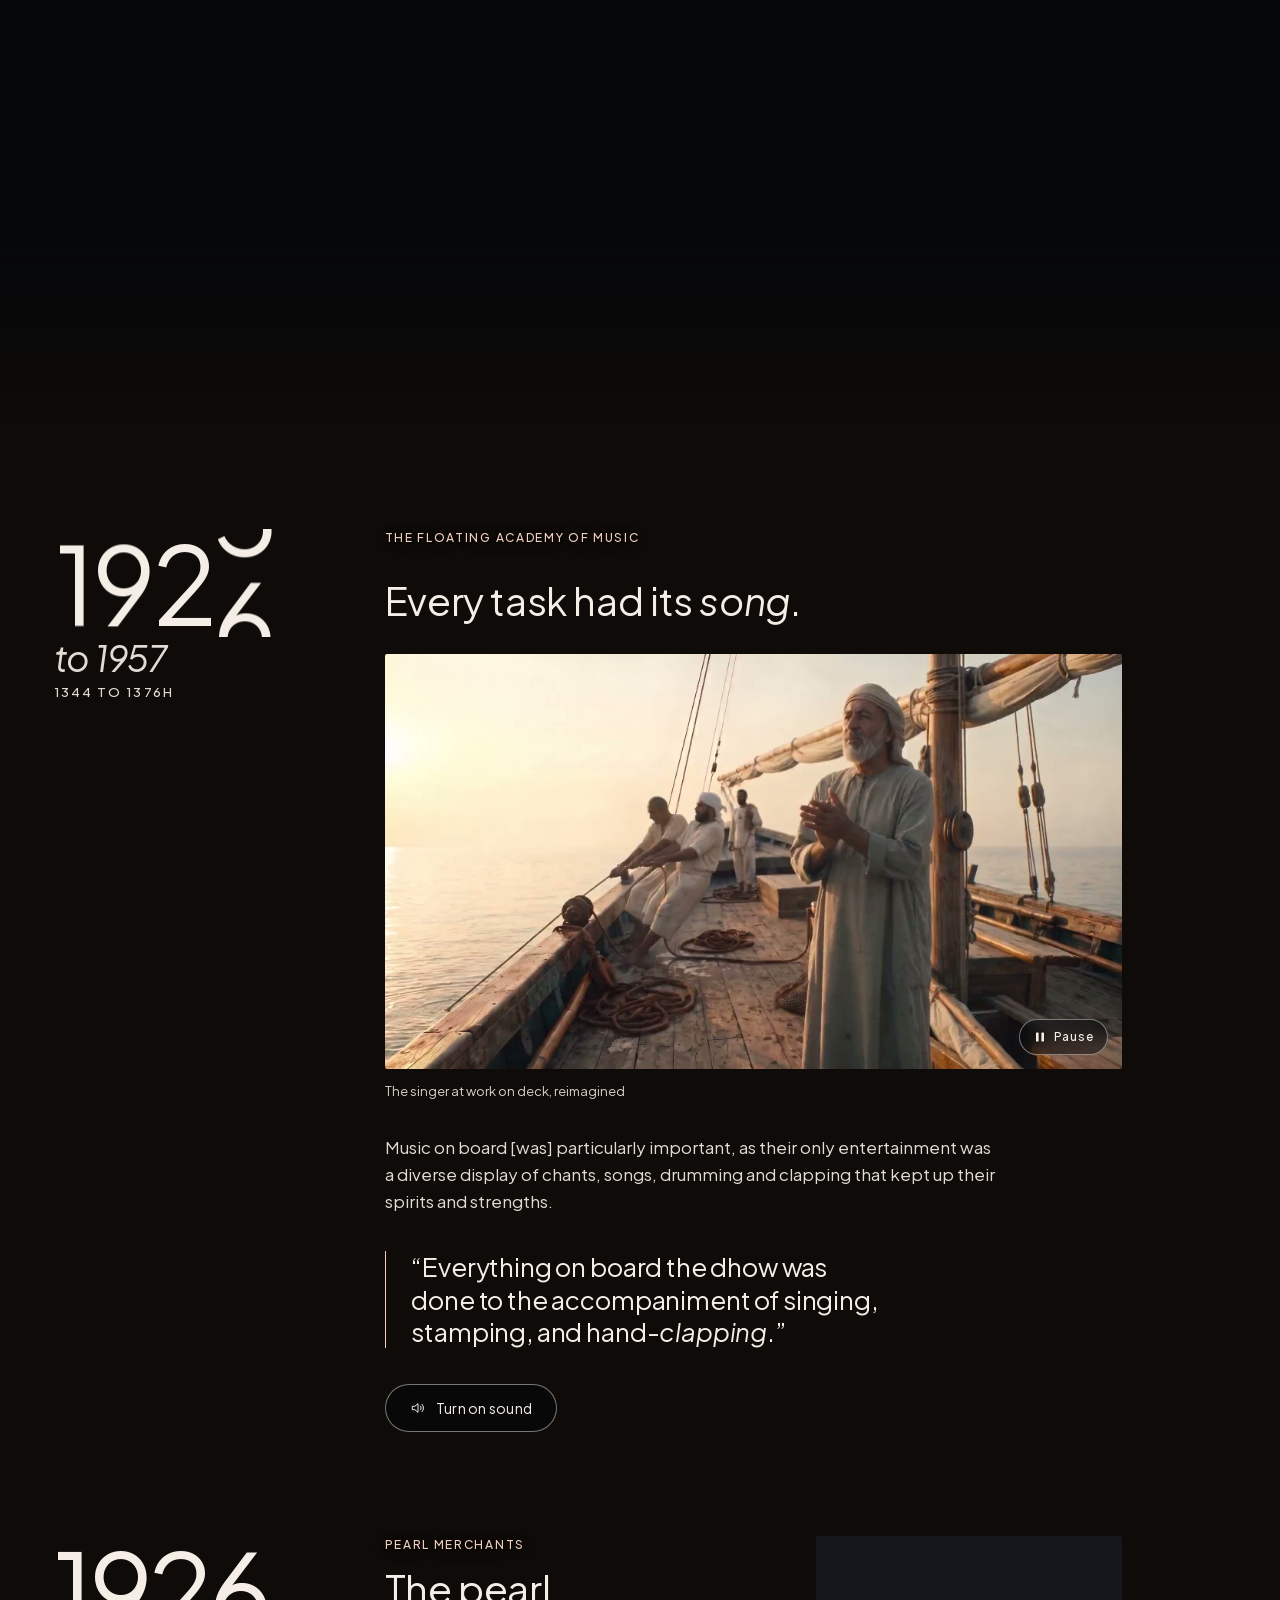
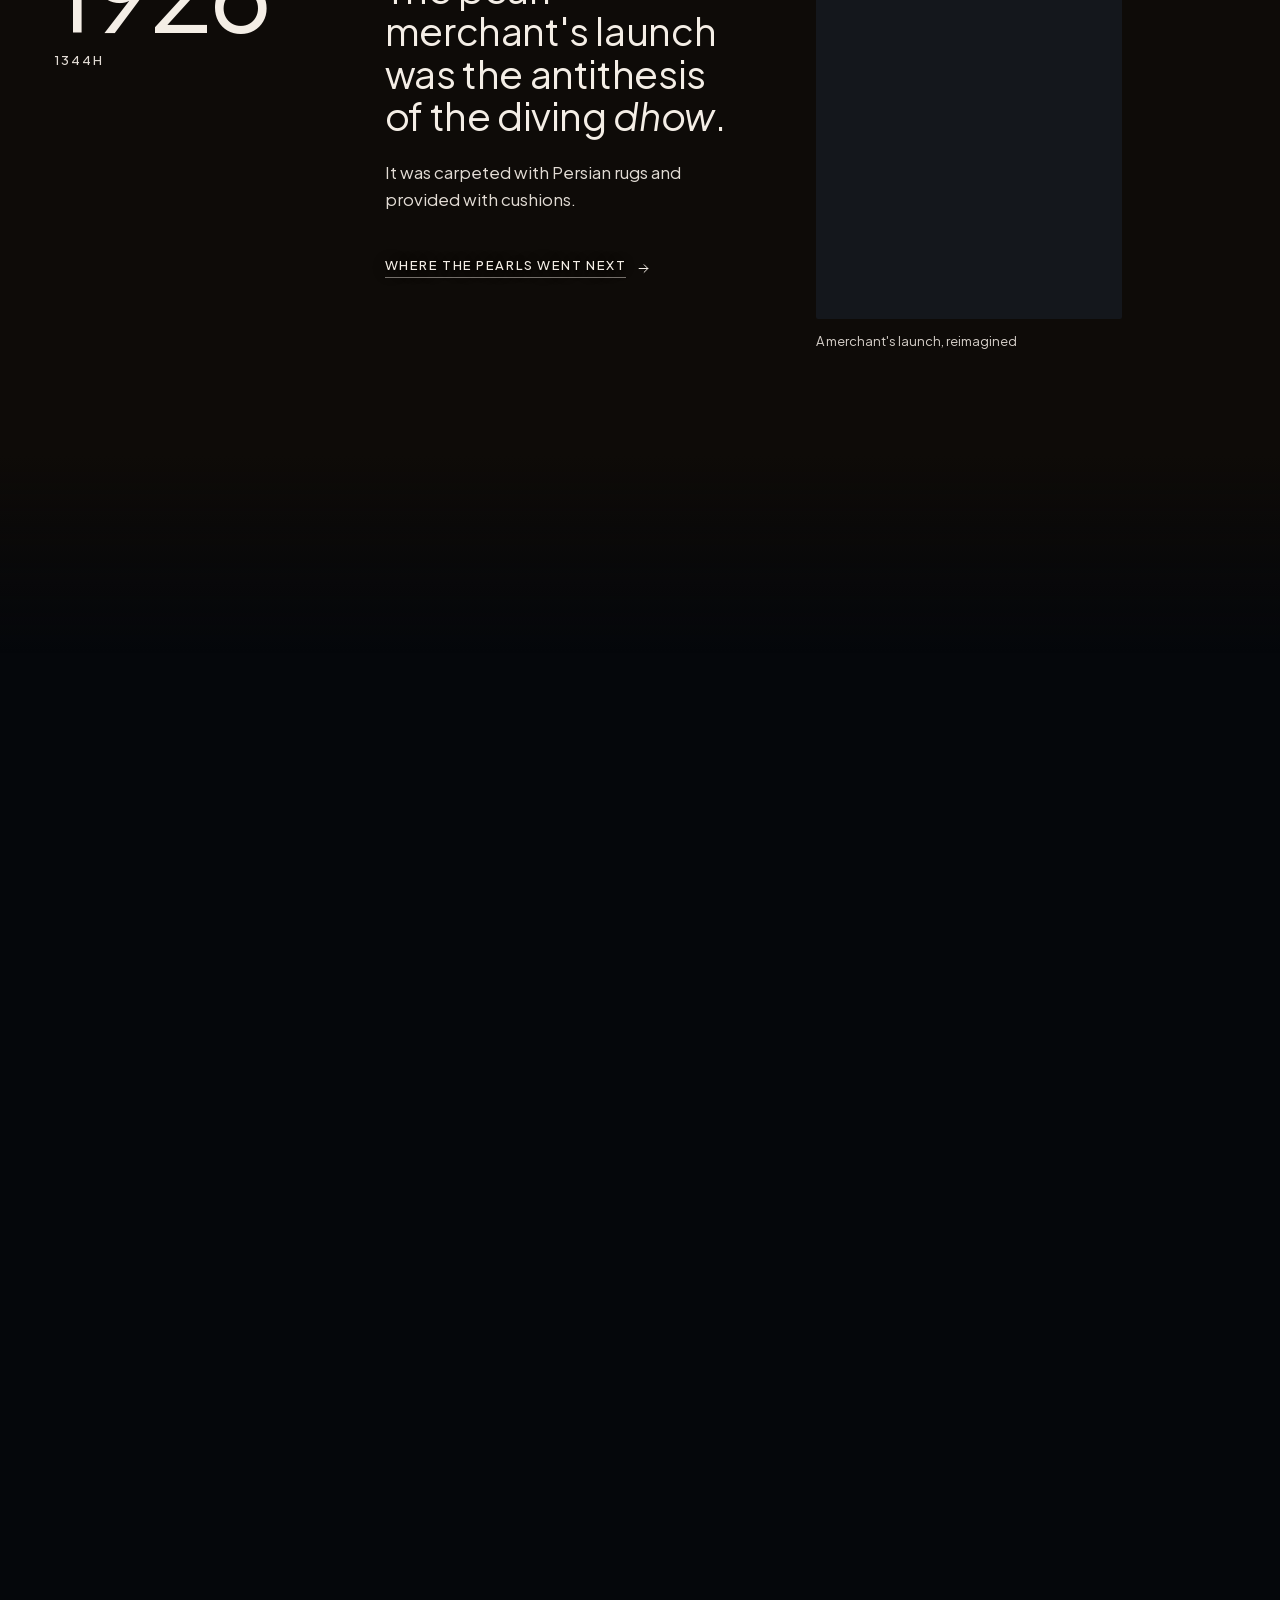
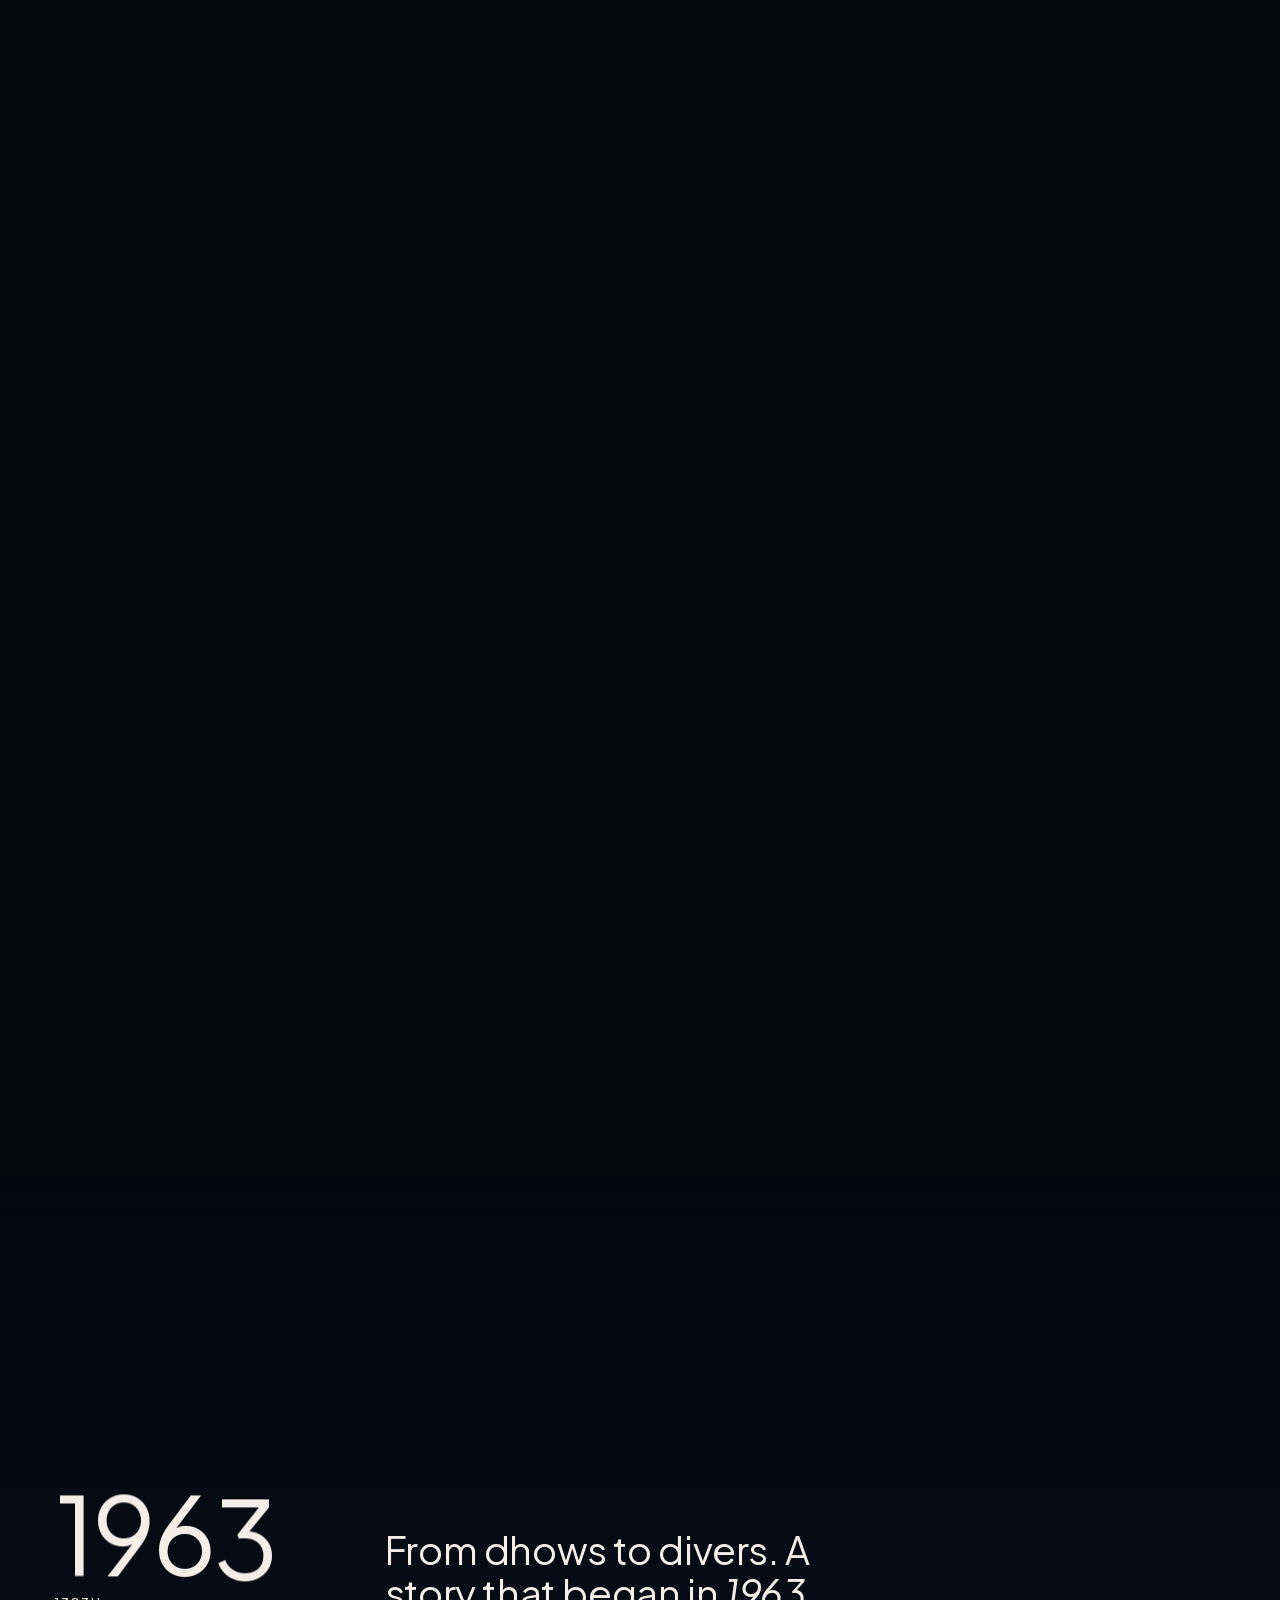
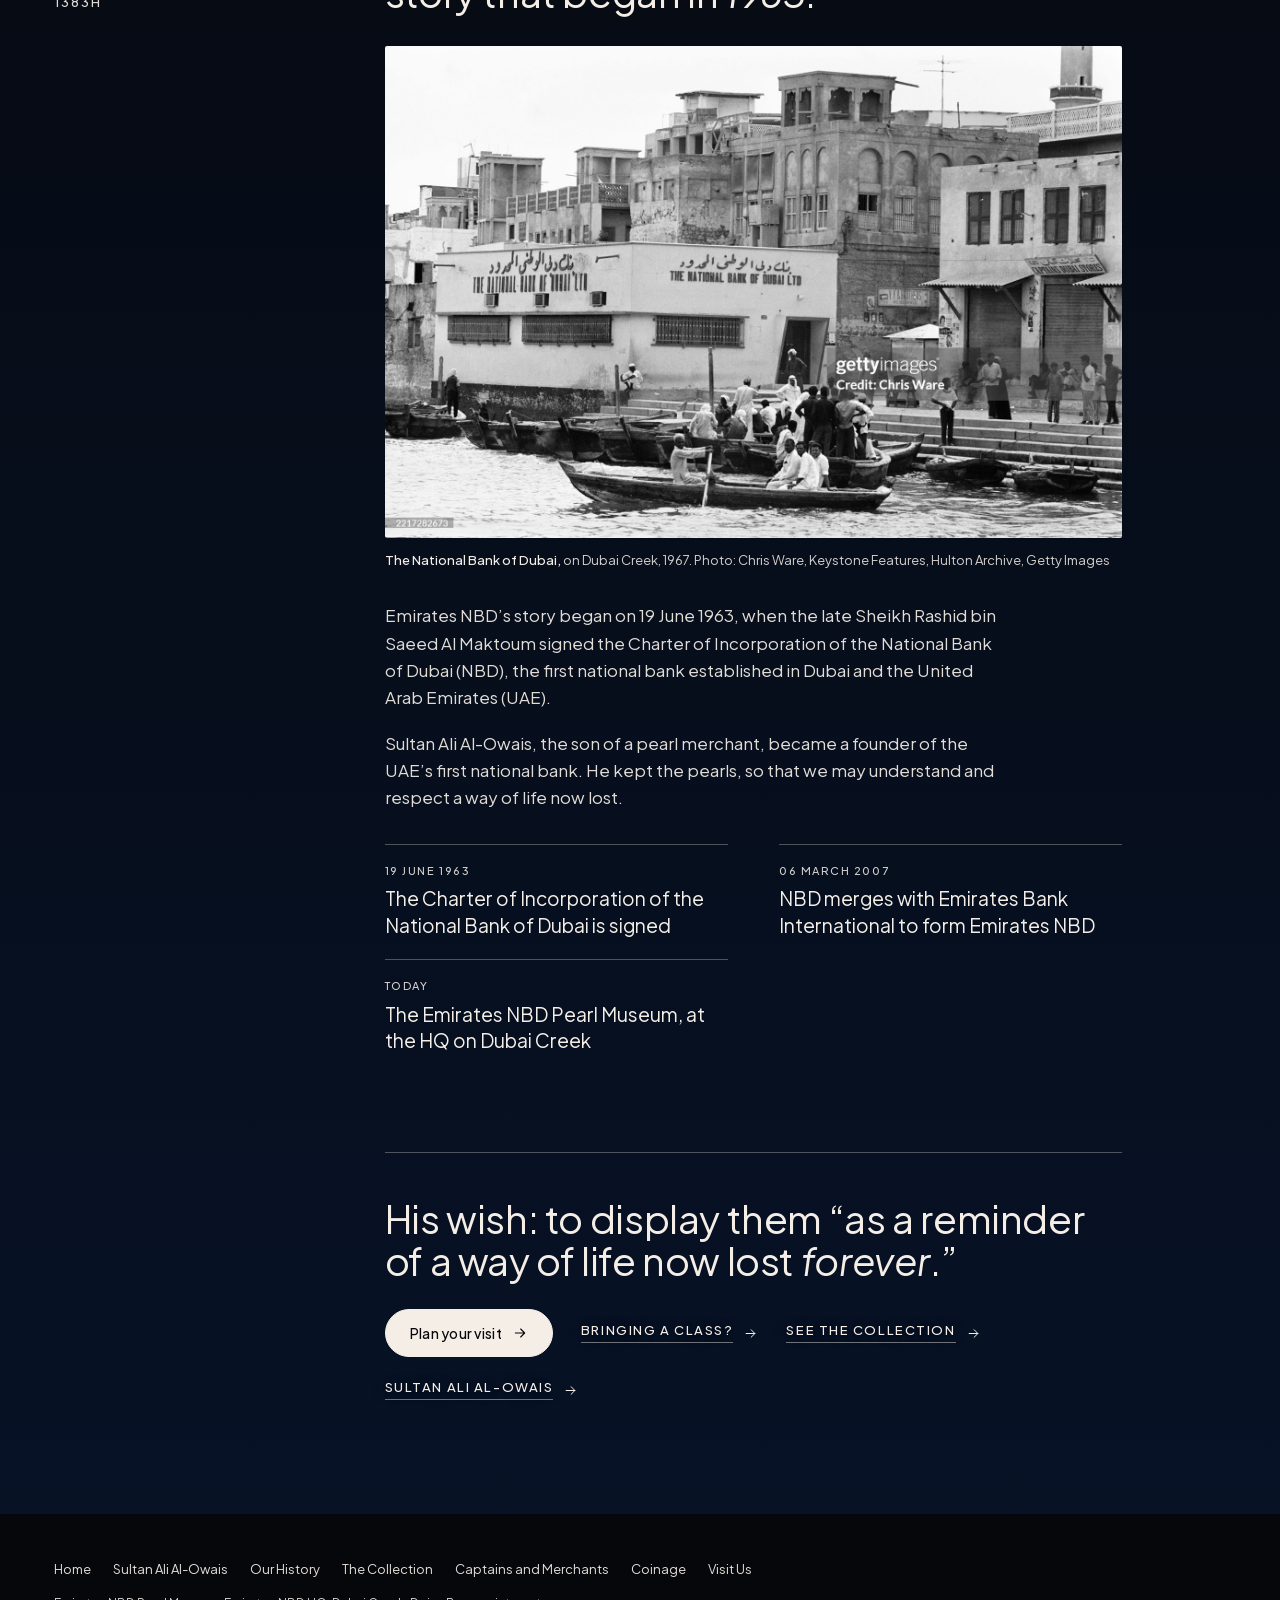
<file: history.html>
<!doctype html>
<!--
  Emirates NBD Pearl Museum, "Our History". Built on the kit (kit/template.html, site.css, site.js, menu.*).
  Governing idea: Before the towers, pearls built the Gulf.
  Spine: a year numeral (the museum's Gregorian year, its Hijri year beneath) that rolls with the scroll at every chapter,
  plus a small timeline rail on wide screens. The light and the sea age with the years: cool and old at the start,
  warm gold by 1949, then modern Creek light at 1963.
  Mix and match (Ram, 2026-10-26): three scroll-driven signature moments only (the diver 1637, the harbour 1924 as a
  slow drift across one photograph, the last fleet 1949); everything between them is normal-scrolling reading.
  Beats are ordered by year; the museum's text (CONTENT-SOURCE.md, "Our History") is quoted verbatim.

  FACT-CHECK (for the museum to confirm):
  - 7,000 years: the museum's sentence reads "The oldest known Gulf Pearl was found in Kuwait by archaeologists is 7000 years old."
    The page lightly re-punctuates it: "The oldest known Gulf pearl, found by archaeologists in Kuwait, is 7,000 years old." Approve the edit or restore the original.
  - Music: the museum's text reads "Music on board particularly important, ..."; the page adds "[was]" in square brackets. Approve or restore.
  - "Dhows in harbors ..." keeps the museum's US spelling inside the quotation.
  - Al-Biruni: the name is given as on the museum's page ("Abu Rian Al-Biruni, Persian Scholar"); the more usual spelling is Abu Rayhan al-Biruni. No dates for him are stated.
  - 1681: the engraving is a reimagined image in the manner of the drawing the museum shows ("from a treatise published by F. Bonnani in Rome").
    It is not that plate. Recommend the museum's own scan of the original replaces it. "Bonnani" is the museum's spelling (usually Buonanni or Bonanni).
  - 1963 Hijri year: "1383H" is a conversion (19 June 1963 falls in Muharram 1383H); it is not in the museum's text.
  - 1949, one cautious line not in the museum's text: "By then, cultured pearls were reaching the world's markets, and the old trade was fading." General knowledge, to be checked.
  - Interpretive lines (ours, not the museum's facts): "It begins with one small pearl.", "Nobody dived alone. Every shell passed through many hands
    before its pearl was found.", "Every task had its song." and "He kept the pearls, so that we would remember."
  - Crew role transliterations (nakhuda, saib, ghais) as on the home page: confirm house spelling.
  - Dates are the museum's as published (both 1637 entries come before 1681 here because the page is ordered by year). The 1637 beats reuse the
    home page's 1940s-style crew and diver footage, so the pictures are period-true to pearling generally, not records of 1637.
  - Reimagined, captioned as such: the ancient pearl and shard, the 1681 engraving, the 1924 harbour (v2, one photograph), the 1926 merchant's launch.
  - The 1963 photograph of the Emirates NBD HQ is the home page's s8-hq (see assets/MANIFEST.md for its source).
  - The year rail, the rolling numerals and "years ago" imply no dates beyond the museum's own.
  - The music loop (assets/videos/history/h-singer-loop.mp4) was generated after Ram approved storyboard B (storyboards/history/storyboard.html).
  MARKETING COPY PASS (2026-10-27, see marketing/copy-changes.md):
  - The end of the page now offers "Plan your visit" first and a "Bringing a class?" door to the request form (visit.html#request).
    It invites a request only; it does not say the museum takes school groups. Confirm school visits with the museum.
  - Please explain the dates: "Pearl divers" and "Life on board" are dated 1637, before "Pearling in the Gulf" 1681. Teachers will
    ask what the dates refer to (for example, the dates of the source images).
-->
<html lang="en" dir="ltr">
<head>
<meta charset="utf-8">
<meta name="viewport" content="width=device-width, initial-scale=1, viewport-fit=cover">
<title>Our History: pearling in the Gulf | Emirates NBD Pearl Museum</title>
<meta name="description" content="Before the towers, pearls built the Gulf. A timeline of Gulf pearling, from a 7,000-year-old pearl to the last pearling fleet of 1949 and the founding of the National Bank of Dubai in 1963.">
<link rel="canonical" href="history.html">
<meta property="og:type" content="website">
<meta property="og:site_name" content="Emirates NBD Pearl Museum">
<meta property="og:title" content="Our History | Emirates NBD Pearl Museum">
<meta property="og:description" content="Before the towers, pearls built the Gulf. A timeline of Gulf pearling, from a 7,000-year-old pearl to the last pearling fleet of 1949 and the founding of the National Bank of Dubai in 1963.">
<meta property="og:image" content="assets/images/og/history.jpg">
<meta property="og:image:width" content="1200">
<meta property="og:image:height" content="630">
<meta name="twitter:card" content="summary_large_image">
<meta name="twitter:title" content="Our History | Emirates NBD Pearl Museum">
<meta name="twitter:description" content="Before the towers, pearls built the Gulf. A timeline of Gulf pearling, from a 7,000-year-old pearl to the last pearling fleet of 1949 and the founding of the National Bank of Dubai in 1963.">
<meta name="twitter:image" content="assets/images/og/history.jpg">
<link rel="icon" type="image/png" sizes="32x32" href="assets/images/og/favicon-32.png">
<link rel="apple-touch-icon" sizes="180x180" href="assets/images/og/apple-touch-icon.png">
<meta name="theme-color" content="#05070b">
<link rel="icon" href="data:image/svg+xml,%3Csvg xmlns='http://www.w3.org/2000/svg' viewBox='0 0 32 32'%3E%3Cdefs%3E%3CradialGradient id='g' cx='.36' cy='.32' r='.75'%3E%3Cstop offset='0' stop-color='%23fffdf8'/%3E%3Cstop offset='.5' stop-color='%23e6dad0'/%3E%3Cstop offset='1' stop-color='%238f8590'/%3E%3C/radialGradient%3E%3C/defs%3E%3Ccircle cx='16' cy='16' r='12' fill='url(%23g)'/%3E%3C/svg%3E">
<link rel="preload" href="assets/fonts/plus-jakarta-sans-normal-latin.woff2" as="font" type="font/woff2" crossorigin>
<link rel="preload" as="image" href="assets/images/history/h-ancient.jpg" media="(min-width:720px)" fetchpriority="high">
<link rel="preload" as="image" href="assets/images/history/h-ancient-m.jpg" media="(max-width:719.98px)" fetchpriority="high">
<link rel="stylesheet" href="assets/css/style.min.css">
<script src="assets/js/script.min.js" data-page="history"></script>
</head>
<body>
<div class="pm-page pm-page--history">
<a class="skip" href="#story">Skip to the story</a>

<header class="top">
  <a class="mark" href="index.html" aria-label="Emirates NBD Pearl Museum, home">
    <img class="mark__logo mark__logo--w" src="assets/images/logo-enbd-white.svg" alt="" width="110" height="30">
    <img class="mark__logo mark__logo--c" src="assets/images/logo-enbd-navy.svg" alt="" width="110" height="30">
    <span class="mark__div" aria-hidden="true"></span><span class="mark__t" aria-hidden="true">Pearl Museum</span>
  </a>
  <div class="top__end">
    <button class="tgl" id="soundTgl" type="button" aria-pressed="false" aria-label="Sound">
      <svg viewBox="0 0 24 24" fill="none" stroke="currentColor" stroke-width="1.5" stroke-linecap="round" stroke-linejoin="round" aria-hidden="true"><path d="M4 9.5h3.2L12 5.5v13l-4.8-4H4z"/><path class="w" d="M15.5 9a4 4 0 0 1 0 6M18 6.5a7.5 7.5 0 0 1 0 11"/><path class="x" d="M16 9.5l5 5M21 9.5l-5 5"/></svg>
      <span class="lbl" aria-hidden="true" id="soundState">Sound off</span>
    </button>
    <!-- assets/js/menu.js adds the Menu button here -->
  </div>
</header>

<nav class="rail" id="rail" aria-label="Timeline">
  <ol>
    <li><a href="#y7000" data-ch="y7000"><span>7,000 years ago</span><i aria-hidden="true"></i></a></li>
    <li><a href="#y1637" data-ch="y1637"><span>1637</span><i aria-hidden="true"></i></a></li>
    <li><a href="#y1681" data-ch="y1681"><span>1681</span><i aria-hidden="true"></i></a></li>
    <li><a href="#y1924" data-ch="y1924"><span>1924</span><i aria-hidden="true"></i></a></li>
    <li><a href="#music" data-ch="music"><span>1926 to 1957</span><i aria-hidden="true"></i></a></li>
    <li><a href="#y1926" data-ch="y1926"><span>1926</span><i aria-hidden="true"></i></a></li>
    <li><a href="#y1949" data-ch="y1949"><span>1949</span><i aria-hidden="true"></i></a></li>
    <li><a href="#y1963" data-ch="y1963"><span>1963</span><i aria-hidden="true"></i></a></li>
  </ol>
</nav>

<main id="story">

  <!-- HERO. The governing idea, then the museum's own proof. The oldest pearl, cool and old light. -->
  <section class="scene scrim--copy-low" id="hero" style="--span:300" data-enter="0" aria-labelledby="heroh" data-peek data-sound="music-drone-bed -8 view duck music-deck-rhythm 1">
    <div class="stage">
      <div class="frame" data-ph="history/h-ancient.jpg">
        <div class="plane plane--bg" data-tween="scale 1.07 1 0 1 power1.out; xPercent -1 0 0 1 power1.out">
          <picture class="poster"><source media="(max-width:719.98px)" srcset="assets/images/history/h-ancient-m.jpg" width="1080" height="1920"><img data-role="bg" src="assets/images/history/h-ancient.jpg" width="2560" height="1440" decoding="async" fetchpriority="high" alt="A small, very old pearl, dulled and flaked with age, rests in a hollow of pale sand beside a curved shard of ancient painted pottery."></picture>
        </div>
        <div class="scrim"></div>
      </div>
      <div class="beat copy ln copy--low-left" data-cue="-1 .28">
        <p class="eyebrow hero__eyebrow">Our History</p>
        <h1 class="line" id="heroh">Before the towers, pearls built the <em>Gulf</em>.</h1>
        <div class="hero__invite">
          <button class="pill" type="button" data-sound-toggle aria-pressed="false" data-fp="0">
            <svg viewBox="0 0 24 24" fill="none" stroke="currentColor" stroke-width="1.5" stroke-linecap="round" aria-hidden="true"><path d="M4 9.5h3.2L12 5.5v13l-4.8-4H4z"/><path d="M15.5 9a4 4 0 0 1 0 6M18 6.5a7.5 7.5 0 0 1 0 11"/></svg>
            <span data-sound-label>Turn on sound</span>
          </button>
          <span class="s">Best with headphones</span>
        </div>
      </div>
      <p class="beat ln copy--low-left line" data-cue=".28 .48">Pearling was the foundation on which most of the big merchant dynasties of the Gulf built their <em>fortunes</em>.</p>
      <p class="beat ln copy--low-left line" data-cue=".48 9">Take a trip back through <em>time</em>.</p>
      <p class="beat caption hint--base hero__cue" data-cue="-1 .2" aria-hidden="true"><svg viewBox="0 0 24 24" fill="none" stroke="currentColor" stroke-width="1.6" stroke-linecap="round" stroke-linejoin="round"><path d="M12 5v14M6 13l6 6 6-6"/></svg>Scroll</p>
      <p class="beat caption cap--base" data-cue="-1 9">An ancient pearl and a pottery shard, reimagined</p>
    </div>
  </section>

  <!-- ABOUT 7,000 YEARS AGO. A place to slow down: the oldest known Gulf pearl. -->
  <section class="flow era-cool fe-top fe-bot" id="y7000" aria-labelledby="y7000h" data-sound="music-drone-bed -8 view x .8 duck music-deck-rhythm 1">
    <div class="chap">
      <div class="chap__yr">
        <div class="yr" data-to="7000" data-from="0" data-comma="1" aria-hidden="true"><div class="yr__row"><span class="yr__n">7,000</span></div><span class="yr__h">Years ago</span></div>
      </div>
      <div class="chap__body" data-reveal>
        <p class="eyebrow"><span class="sr-only">About 7,000 years ago. </span>The oldest known Gulf pearl</p>
        <h2 class="line" id="y7000h">It begins with one small <em>pearl</em>.</h2>
        <div class="prose">
          <p>The oldest known Gulf pearl, found by archaeologists in Kuwait, is 7,000 years old.</p>
          <p>Some of the best natural pearls in the world came from the oysters living in the warm, shallow waters of the Gulf.</p>
        </div>
      </div>
    </div>
  </section>

  <!-- 1637 / 1046H, PEARL DIVERS. Signature moment one: the locked diver from the home page, scrubbed by scroll. -->
  <section class="scene scene--num scrim--copy-low" id="y1637" style="--span:300" data-enter="0" aria-labelledby="y1637h" data-peek data-sound="amb-underwater -3 in -.05 .06 out .92 1.02 filter 900">
    <div class="stage">
      <div class="frame g-old" data-ph="s4-plunge.mp4 (+ -poster.jpg, s4-plunge.jpg)">
        <div class="plane plane--bg">
          <picture class="poster"><source media="(max-width:719.98px)" srcset="assets/images/s4-plunge-m-poster.jpg" data-next="assets/images/s4-plunge-m.jpg" width="1080" height="1920"><img data-role="bg" src="assets/images/s4-plunge-poster.jpg" data-alt="assets/images/s4-plunge.jpg" width="1920" height="1080" decoding="async" loading="lazy" alt="A pearl diver in a plain cotton suit sinks feet-first down a rope weighted with a stone, sunlight streaming through the water above him."></picture>
          <video class="scrub fx-layer" muted playsinline preload="none" aria-hidden="true" data-src="assets/videos/s4-plunge.mp4" data-src-m="assets/videos/s4-plunge-m.mp4"></video>
        </div>
        <div class="scrim"></div>
      </div>
      <div class="beat yr yr--scene num--base" data-cue="0 .6" data-to="1637" data-from="1000" data-roll="-.3 .02" aria-hidden="true"><div class="yr__row"><span class="yr__n">1637</span></div><span class="yr__h">1046H</span></div>
      <div class="beat copy ln copy--low-left copy--m-high" data-cue=".05 .27">
        <div class="backing"><p class="eyebrow">Pearl divers</p>
        <h2 class="line" id="y1637h"><span class="sr-only">1637, 1046H. </span>During certain times of the season divers also wore cotton suits (<em>libis</em>) to protect them from jelly fish stings.</h2></div>
      </div>
      <p class="beat ln copy--low-left copy--m-high line" data-cue=".27 .47">Attacks from sharks and sawfish also happened from time to <em>time</em>.</p>
      <p class="beat ln copy--low-left copy--m-high line" data-cue=".47 9">The life of a diver was often short and <em>harsh</em>.</p>
    </div>
  </section>

  <!-- 1637 / 1046H, LIFE ON BOARD. Reading: the opened shell beside the museum's line, then the crew. -->
  <section class="flow era-cool fe-top" id="y1637b" aria-labelledby="y1637bh" data-sound="amb-open-sea -2 view x .6">
    <div class="chap">
      <div class="chap__yr">
        <div class="yr" data-to="1637" data-from="1637" aria-hidden="true"><div class="yr__row"><span class="yr__n">1637</span></div><span class="yr__h">1046H</span></div>
      </div>
      <div class="chap__body">
        <div class="split split--right">
          <figure class="fig" data-reveal><div class="split__media g-old" style="--ar:4/5;--op:66% 50%"><img src="assets/images/history/h-shells.jpg" width="1600" height="900" decoding="async" loading="lazy" alt="At dawn on the dhow's deck, a diver's weathered hands open an oyster with a small knife, revealing a pearl inside."></div></figure>
          <div class="split__text" data-reveal data-reveal-delay="1">
            <p class="eyebrow"><span class="sr-only">1637, 1046H. </span>Life on board</p>
            <h2 class="line" id="y1637bh">The crew opening the oyster shells the following <em>day</em>.</h2>
            <div class="prose"><p>Nobody dived alone. Every shell passed through many hands before its pearl was found.</p></div>
          </div>
        </div>
        <ul class="gallery g-old" id="crew" style="--cell:200px" aria-label="The crew">
          <li data-reveal><figure><div class="obj" style="--op:72% 45%"><img src="assets/images/history/h-crew-captain.jpg" width="1000" height="562" loading="lazy" decoding="async" alt="The captain stands at the stern of the pearling dhow at dawn, his hand on the tiller."></div><figcaption><b><i>Nakhuda</i>, the captain</b>At the stern, by the tiller</figcaption></figure></li>
          <li data-reveal data-reveal-delay="1"><figure><div class="obj" style="--op:45% 45%"><img src="assets/images/history/h-crew-haulers.jpg" width="1000" height="562" loading="lazy" decoding="async" alt="Two haulers lean back on the rope that runs over the side to the sea."></div><figcaption><b><i>Saib</i>, the haulers</b>They pulled the divers back up</figcaption></figure></li>
          <li data-reveal data-reveal-delay="2"><figure><div class="obj" style="--op:55% 40%"><img src="assets/images/history/h-crew-diver.jpg" width="1000" height="562" loading="lazy" decoding="async" alt="At the bow the diver fits his nose clip and takes one deep breath, his rope and stone ready."></div><figcaption><b><i>Ghais</i>, the diver</b>One rope, one stone, one breath</figcaption></figure></li>
        </ul>
      </div>
    </div>
  </section>

  <!-- 1681 / 1092H, PEARLING IN THE GULF. The paper section: Al-Biruni, the engraving, the reach of the trade. -->
  <section class="flow era-paper fe-bot" id="y1681" aria-labelledby="y1681h" data-light data-sound="music-drone-bed -8 view x .7 duck music-deck-rhythm 1">
    <div class="chap">
      <div class="chap__yr">
        <div class="yr" data-to="1681" data-from="1637" aria-hidden="true"><div class="yr__row"><span class="yr__n">1681</span></div><span class="yr__h">1092H</span></div>
      </div>
      <div class="chap__body">
        <p class="eyebrow" data-reveal><span class="sr-only">1681, 1092H. </span>Pearling in the Gulf</p>
        <h2 class="sr-only" id="y1681h">Pearling in the Gulf</h2>
        <blockquote class="pull" data-reveal><p>“The desire for pearls is a thing which is found in all <em>nations</em>.”</p><cite>Abu Rian Al-Biruni, Persian Scholar</cite></blockquote>
        <div class="split">
          <figure class="fig" data-reveal><div class="split__media engr" style="--ar:3/2;--op:72% 50%"><picture><source media="(max-width:719.98px)" srcset="assets/images/history/h-engraving-m.jpg" width="1080" height="1920"><img src="assets/images/history/h-engraving-1600.jpg" width="1600" height="900" decoding="async" loading="lazy" alt="An antique-style engraving of an opened pearl oyster shell, its scaly outer valve finely hatched and a single pearl resting in the smooth inner valve."></picture></div><figcaption class="figcap"><b>The oyster shell <i lang="la">Pinctada margaritifera</i>,</b> after the drawing in a treatise published by F. Bonnani in Rome. Reimagined.</figcaption></figure>
          <div class="split__text" data-reveal data-reveal-delay="1">
            <div class="prose">
              <p>Some of the best natural pearls in the world came from the oysters living in the warm, shallow waters of the Gulf.</p>
              <p>Pearls came to represent wealth and power from the shores of India to the Mediterranean and beyond.</p>
            </div>
          </div>
        </div>
      </div>
    </div>
  </section>

  <!-- 1924 / 1342H, PEARLING DHOWS. Signature moment two: one coherent photograph of the harbour, a slow drift and push across the whole frame. -->
  <section class="scene scene--num scrim--copy-low" id="y1924" style="--span:280" data-enter="0" aria-labelledby="y1924h" data-peek data-sound="amb-open-sea -2 in -.05 .06 out .92 1.02">
    <div class="stage">
      <div class="frame g-warm" data-ph="history/h-harbour.jpg">
        <!-- ONE coherent photograph, moved honestly: a slow drift and push across the whole frame (no cut-outs, no video) -->
        <div class="hb-layer" data-kf='{"0":{"x":.9,"scale":1.045},"1":{"x":-.9,"y":-.4,"scale":1}}' data-kf-m='{"0":{"scale":1.08,"y":.8},"1":{"scale":1,"y":-.4}}' data-rm-at="1">
          <picture><source media="(max-width:719.98px)" srcset="assets/images/history/h-harbour-m.jpg" width="1080" height="1920"><img data-role="bg" src="assets/images/history/h-harbour.jpg" width="2560" height="1440" decoding="async" loading="lazy" alt="Dawn in a Gulf harbour in the 1920s: wooden pearling dhows at anchor in calm shallows while crews load jars and rope, and three men stand in the water steadying a small boat, smoke rising from cooking fires on the shore."></picture>
        </div>
        <div class="hb-layer hb-haze fx-layer" aria-hidden="true" data-kf='{"0":{"opacity":.7,"y":1.5},"1":{"opacity":.1,"y":-3}}'></div>
        <div class="hb-layer hb-sun fx-layer" aria-hidden="true" data-kf='{"0":{"opacity":.25},"0.7":{"opacity":.7},"1":{"opacity":.8}}'></div>
        <div class="scrim"></div>
      </div>
      <div class="beat yr yr--scene num--base" data-cue="0 .57" data-to="1924" data-from="1681" data-roll="-.3 .02" aria-hidden="true"><div class="yr__row"><span class="yr__n">1924</span></div><span class="yr__h">1342H</span></div>
      <div class="beat copy ln copy--low-left" data-cue=".08 9">
        <div class="backing"><p class="eyebrow">Pearling dhows</p>
        <h2 class="line" id="y1924h"><span class="sr-only">1924, 1342H. </span>“Dhows in harbors at the start of the pearling <em>season</em>.”</h2></div>
      </div>
      <p class="beat caption cap--base" data-cue=".08 9">A Gulf harbour in the 1920s, reimagined</p>
    </div>
  </section>

  <!-- 1926 TO 1957 / 1344 TO 1376H, THE FLOATING ACADEMY OF MUSIC. Anchor #music. The deck rhythm plays if sound is on. -->
  <section class="flow era-warm fe-top flow--flush-bottom" id="music" aria-labelledby="musich" data-sound="music-deck-rhythm -5 view in .15 .5">
    <div class="chap">
      <div class="chap__yr">
        <div class="yr" data-to="1926" data-from="1924" aria-hidden="true"><div class="yr__row"><span class="yr__n">1926</span><span class="yr__to">to 1957</span></div><span class="yr__h">1344 to 1376H</span></div>
      </div>
      <div class="chap__body">
        <p class="eyebrow" data-reveal><span class="sr-only">1926 to 1957, 1344 to 1376H. </span>The floating academy of music</p>
        <h2 class="line" id="musich" data-reveal>Every task had its <em>song</em>.</h2>
        <figure class="loop" data-reveal>
          <div class="loop__frame" style="--ar:16/9;--op:60% 40%">
            <video src="assets/videos/history/h-singer-loop.mp4" data-src-m="assets/videos/history/h-singer-loop-m.mp4" poster="assets/images/history/h-singer-loop-poster.jpg" data-poster-m="assets/images/history/h-singer-loop-m-poster.jpg" muted loop playsinline preload="metadata" aria-label="Midships on a pearling dhow, the singer leads the chant and claps the rhythm while two haulers lean back on the rope behind him."></video>
            <button class="loop__ctl" type="button" aria-pressed="false"><svg class="i-pause" viewBox="0 0 12 12" fill="currentColor" aria-hidden="true"><rect x="2" y="1.5" width="2.6" height="9" rx=".6"/><rect x="7.4" y="1.5" width="2.6" height="9" rx=".6"/></svg><svg class="i-play" viewBox="0 0 12 12" fill="currentColor" aria-hidden="true"><path d="M3 1.6v8.8L10.4 6z"/></svg><span class="t">Pause</span></button>
          </div>
          <figcaption class="figcap">The singer at work on deck, reimagined</figcaption>
        </figure>
        <div class="ed">
          <div class="prose" data-reveal><p>Music on board [was] particularly important, as their only entertainment was a diverse display of chants, songs, drumming and clapping that kept up their spirits and strengths.</p></div>
          <blockquote class="pull" data-reveal><p>“Everything on board the dhow was done to the accompaniment of singing, stamping, and hand-<em>clapping</em>.”</p></blockquote>
          <p data-reveal><button class="pill" type="button" data-sound-toggle aria-pressed="false"><svg viewBox="0 0 24 24" fill="none" stroke="currentColor" stroke-width="1.5" stroke-linecap="round" aria-hidden="true"><path d="M4 9.5h3.2L12 5.5v13l-4.8-4H4z"/><path d="M15.5 9a4 4 0 0 1 0 6M18 6.5a7.5 7.5 0 0 1 0 11"/></svg><span data-sound-label>Turn on sound</span></button> <span class="sr-only">to hear the deck rhythm</span></p>
        </div>
      </div>
    </div>
  </section>

  <!-- 1926 / 1344H, PEARL MERCHANTS. The antithesis of the diving dhow: warmth, rugs, cushions. -->
  <section class="flow era-warm fe-bot flow--own-top" id="y1926" aria-labelledby="y1926h" data-sound="music-oud-sparse -7 view in .2 .6 duck music-deck-rhythm 1">
    <div class="chap">
      <div class="chap__yr">
        <div class="yr" data-to="1926" data-from="1926" aria-hidden="true"><div class="yr__row"><span class="yr__n">1926</span></div><span class="yr__h">1344H</span></div>
      </div>
      <div class="chap__body">
        <div class="split split--right">
          <figure class="fig" data-reveal><div class="split__media g-warm" style="--ar:4/5;--op:70% 60%"><picture><source media="(max-width:719.98px)" srcset="assets/images/history/h-launch-m.jpg" width="1080" height="1920"><img src="assets/images/history/h-launch-1600.jpg" width="1600" height="900" decoding="async" loading="lazy" alt="Inside a pearl merchant's launch under a canvas awning: Persian rugs and cushions, and on a red cloth, heaps of pearls sorted by size beside a small brass balance."></picture></div><figcaption class="figcap">A merchant's launch, reimagined</figcaption></figure>
          <div class="split__text" data-reveal data-reveal-delay="1">
            <p class="eyebrow"><span class="sr-only">1926, 1344H. </span>Pearl merchants</p>
            <h2 class="line" id="y1926h">The pearl merchant's launch was the antithesis of the diving <em>dhow</em>.</h2>
            <div class="prose"><p>It was carpeted with Persian rugs and provided with cushions.</p></div>
            <p class="door-wrap"><a class="door" href="merchants.html"><span>Where the pearls went next</span><svg viewBox="0 0 24 24" fill="none" stroke="currentColor" stroke-width="1.6" stroke-linecap="round" stroke-linejoin="round" aria-hidden="true"><path d="M5 12h14M13 6l6 6-6 6"/></svg></a></p>
          </div>
        </div>
      </div>
    </div>
  </section>

  <!-- 1949 / 1368H, THE END OF AN ERA. Signature moment three: the home page's fleet, graded toward dusk. -->
  <section class="scene scene--num scrim--copy-low" id="y1949" style="--span:280" data-enter="0" aria-labelledby="y1949h" data-peek data-sound="amb-creek-1949 -2 in -.05 .06 out .92 1.02">
    <div class="stage">
      <div class="frame g-dusk" data-ph="s2-fleet.mp4 (+ -poster.jpg, s2-fleet.jpg)">
        <div class="plane plane--bg">
          <picture class="poster"><source media="(max-width:719.98px)" srcset="assets/images/s2-fleet-m.jpg" width="1080" height="1920"><img data-role="bg" src="assets/images/s2-fleet-poster.jpg" data-alt="assets/images/s2-fleet.jpg" width="1920" height="1080" decoding="async" loading="lazy" alt="A fleet of wooden pearling dhows at anchor on a calm, hazy Gulf, the low sun on the horizon."></picture>
          <video class="scrub fx-layer" muted playsinline preload="none" aria-hidden="true" data-src="assets/videos/s2-fleet.mp4" data-m="still"></video>
        </div>
        <div class="dusk fx-layer" aria-hidden="true" data-tween="opacity 0 1 .18 .45 power1.in"></div>
        <div class="scrim"></div>
      </div>
      <div class="beat yr yr--scene num--base" data-cue="0 .57" data-to="1949" data-from="1926" data-roll="-.3 .02" aria-hidden="true"><div class="yr__row"><span class="yr__n">1949</span></div><span class="yr__h">1368H</span></div>
      <div class="beat copy ln copy--low-left copy--m-high" data-cue=".06 .34">
        <div class="backing"><p class="eyebrow">The end of an era</p>
        <h2 class="line" id="y1949h"><span class="sr-only">1949, 1368H. </span>The last pearling fleet of any size put into <em>Dubai</em>.</h2></div>
      </div>
      <p class="beat ln copy--low-left copy--m-high line backing" data-cue=".34 9">By then, cultured pearls were reaching the world's markets, and the old trade was <em>fading</em>.</p>
      <p class="beat caption cap--base" data-cue=".06 9">The Gulf, 1949</p>
    </div>
  </section>

  <!-- 1963. The keeper and the promise: the charter, the HQ on the Creek, one action. -->
  <section class="flow era-now fe-top" id="y1963" aria-labelledby="y1963h" data-sound="amb-creek-today -5 view in .1 .5">
    <div class="chap">
      <div class="chap__yr">
        <div class="yr" data-to="1963" data-from="1949" aria-hidden="true"><div class="yr__row"><span class="yr__n">1963</span></div><span class="yr__h">1383H</span></div>
      </div>
      <div class="chap__body">
        <p class="eyebrow" data-reveal><span class="sr-only">1963, 1383H. </span>A new chapter on the Creek</p>
        <h2 class="line" id="y1963h" data-reveal>From dhows to divers. A story that began in <em>1963</em>.</h2>
        <!-- 1967 photo: Getty Images 2217282673 (Chris Ware, Keystone Features, Hulton Archive). This is Getty's watermarked preview:
             license it from Getty and replace the file with the licensed one before this page goes live. -->
        <figure class="fig" data-reveal><div class="split__media" style="--ar:3/2;--op:50% 50%"><picture><img src="assets/images/history/h-nbd-1967-comp.jpg" width="1600" height="1068" decoding="async" loading="lazy" alt="Black and white photograph, 1967: the National Bank of Dubai's white single-storey branch on the bank of Dubai Creek, its name in Arabic and English across the front, with abra boats full of passengers at the steps in front of it."></picture></div><figcaption class="figcap"><b>The National Bank of Dubai,</b> on Dubai Creek, 1967. Photo: Chris Ware, Keystone Features, Hulton Archive, Getty Images</figcaption></figure>
        <div class="prose" data-reveal>
          <p>Emirates NBD’s story began on 19 June 1963, when the late Sheikh Rashid bin Saeed Al Maktoum signed the Charter of Incorporation of the National Bank of Dubai (NBD), the first national bank established in Dubai and the United Arab Emirates (UAE).</p>
          <p>Sultan Ali Al-Owais, the son of a pearl merchant, became a founder of the UAE’s first national bank. He kept the pearls, so that we may understand and respect a way of life now lost.</p>
        </div>
        <ul class="facts" data-reveal aria-label="The bank on the Creek">
          <li><span class="k">19 June 1963</span><span class="v">The Charter of Incorporation of the National Bank of Dubai is signed</span></li>
          <li><span class="k">06 March 2007</span><span class="v">NBD merges with Emirates Bank International to form Emirates NBD</span></li>
          <li><span class="k">Today</span><span class="v">The Emirates NBD Pearl Museum, at the HQ on Dubai Creek</span></li>
        </ul>
        <div class="end" data-reveal>
          <p class="line">His wish: to display them “as a reminder of a way of life now lost <em>forever</em>.”</p>
          <div class="end__row">
            <a class="pill pill--solid" href="visit.html"><span>Plan your visit</span><svg viewBox="0 0 24 24" fill="none" stroke="currentColor" stroke-width="1.6" stroke-linecap="round" stroke-linejoin="round" aria-hidden="true"><path d="M5 12h14M13 6l6 6-6 6"/></svg></a>
            <a class="door" href="visit.html#request"><span>Bringing a class?</span><svg viewBox="0 0 24 24" fill="none" stroke="currentColor" stroke-width="1.6" stroke-linecap="round" stroke-linejoin="round" aria-hidden="true"><path d="M5 12h14M13 6l6 6-6 6"/></svg></a>
            <a class="door" href="collection.html"><span>See the collection</span><svg viewBox="0 0 24 24" fill="none" stroke="currentColor" stroke-width="1.6" stroke-linecap="round" stroke-linejoin="round" aria-hidden="true"><path d="M5 12h14M13 6l6 6-6 6"/></svg></a>
            <a class="door" href="about.html"><span>Sultan Ali Al-Owais</span><svg viewBox="0 0 24 24" fill="none" stroke="currentColor" stroke-width="1.6" stroke-linecap="round" stroke-linejoin="round" aria-hidden="true"><path d="M5 12h14M13 6l6 6-6 6"/></svg></a>
          </div>
        </div>
      </div>
    </div>
  </section>
</main>

<footer class="foot">
  <ul class="foot__nav" aria-label="Pages">
    <li><a href="index.html">Home</a></li><li><a href="about.html">Sultan Ali Al-Owais</a></li><li><a href="history.html" aria-current="page">Our History</a></li><li><a href="collection.html">The Collection</a></li><li><a href="merchants.html">Captains and Merchants</a></li><li><a href="coinage.html">Coinage</a></li><li><a href="visit.html">Visit Us</a></li>
  </ul>
  <p>Emirates NBD Pearl Museum, Emirates NBD HQ, Dubai Creek, Deira. By appointment.</p>
</footer>

</div>
</body>
</html>
</file>
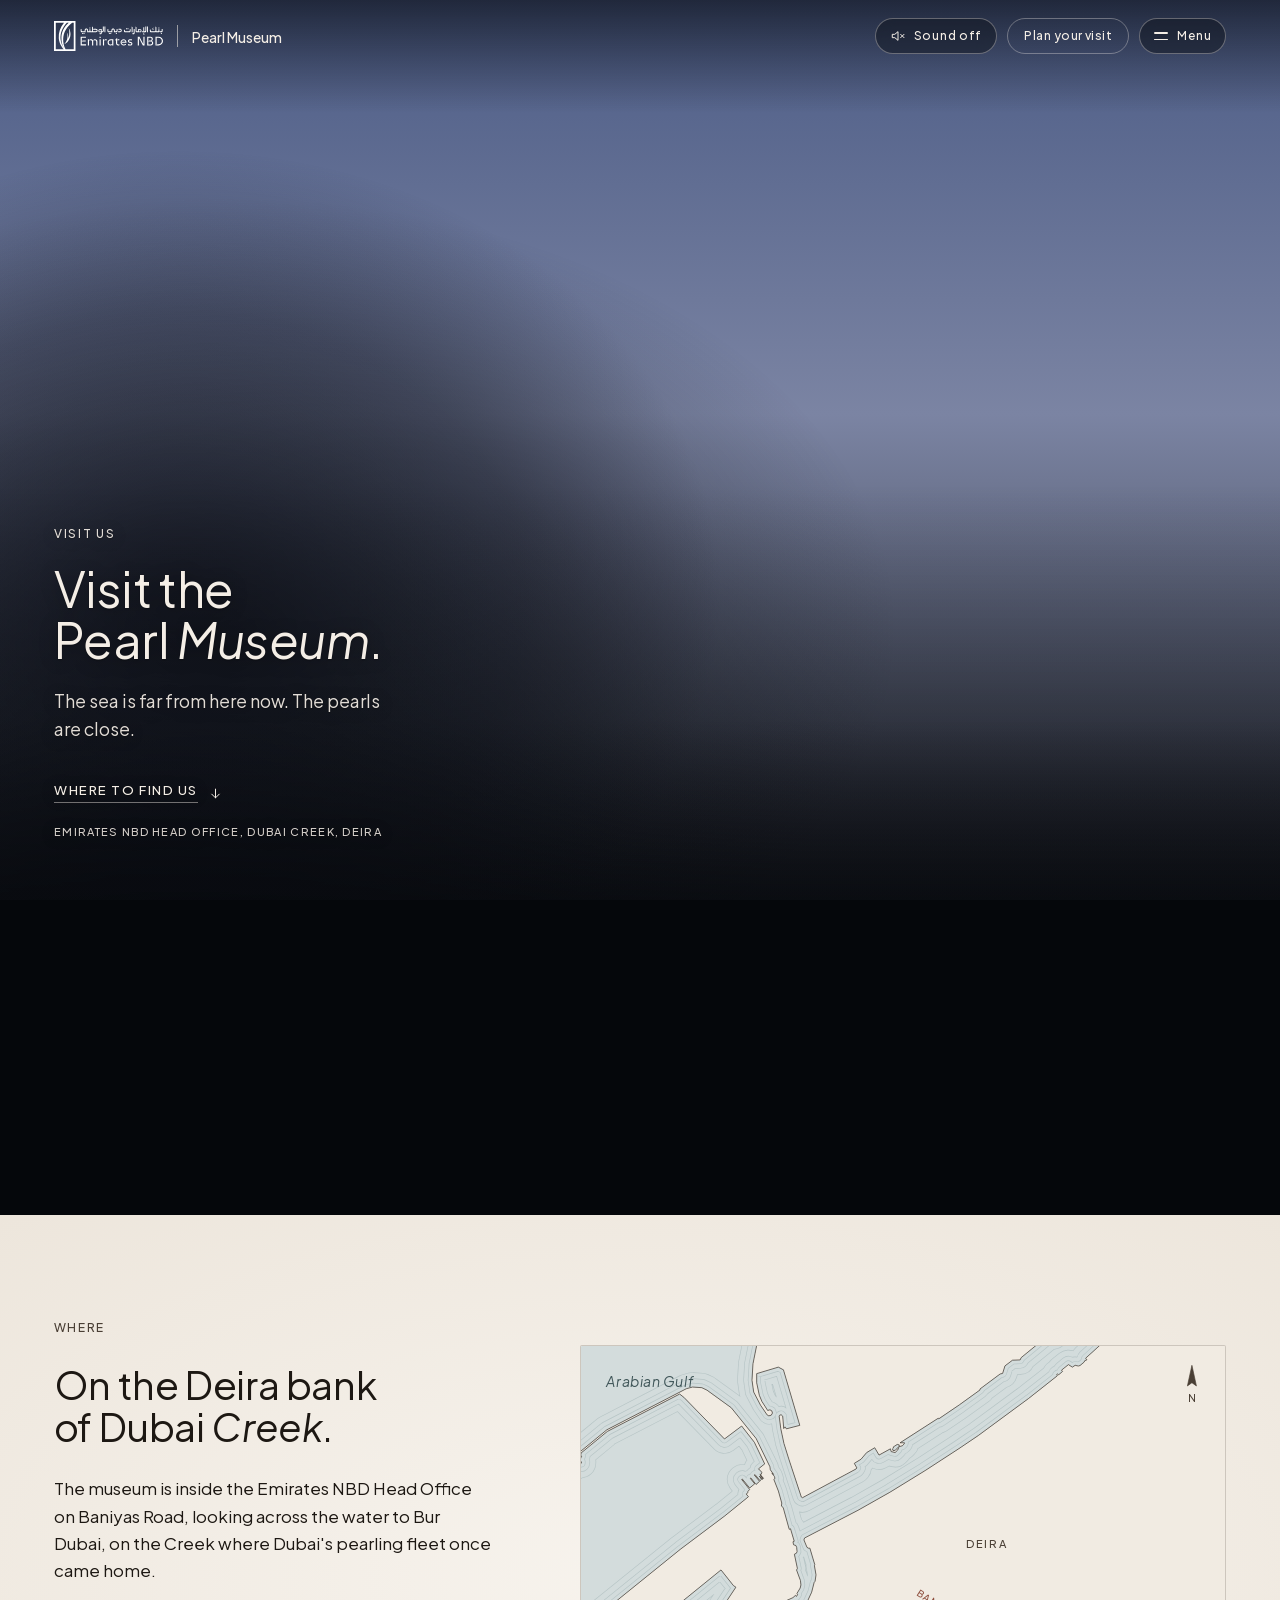
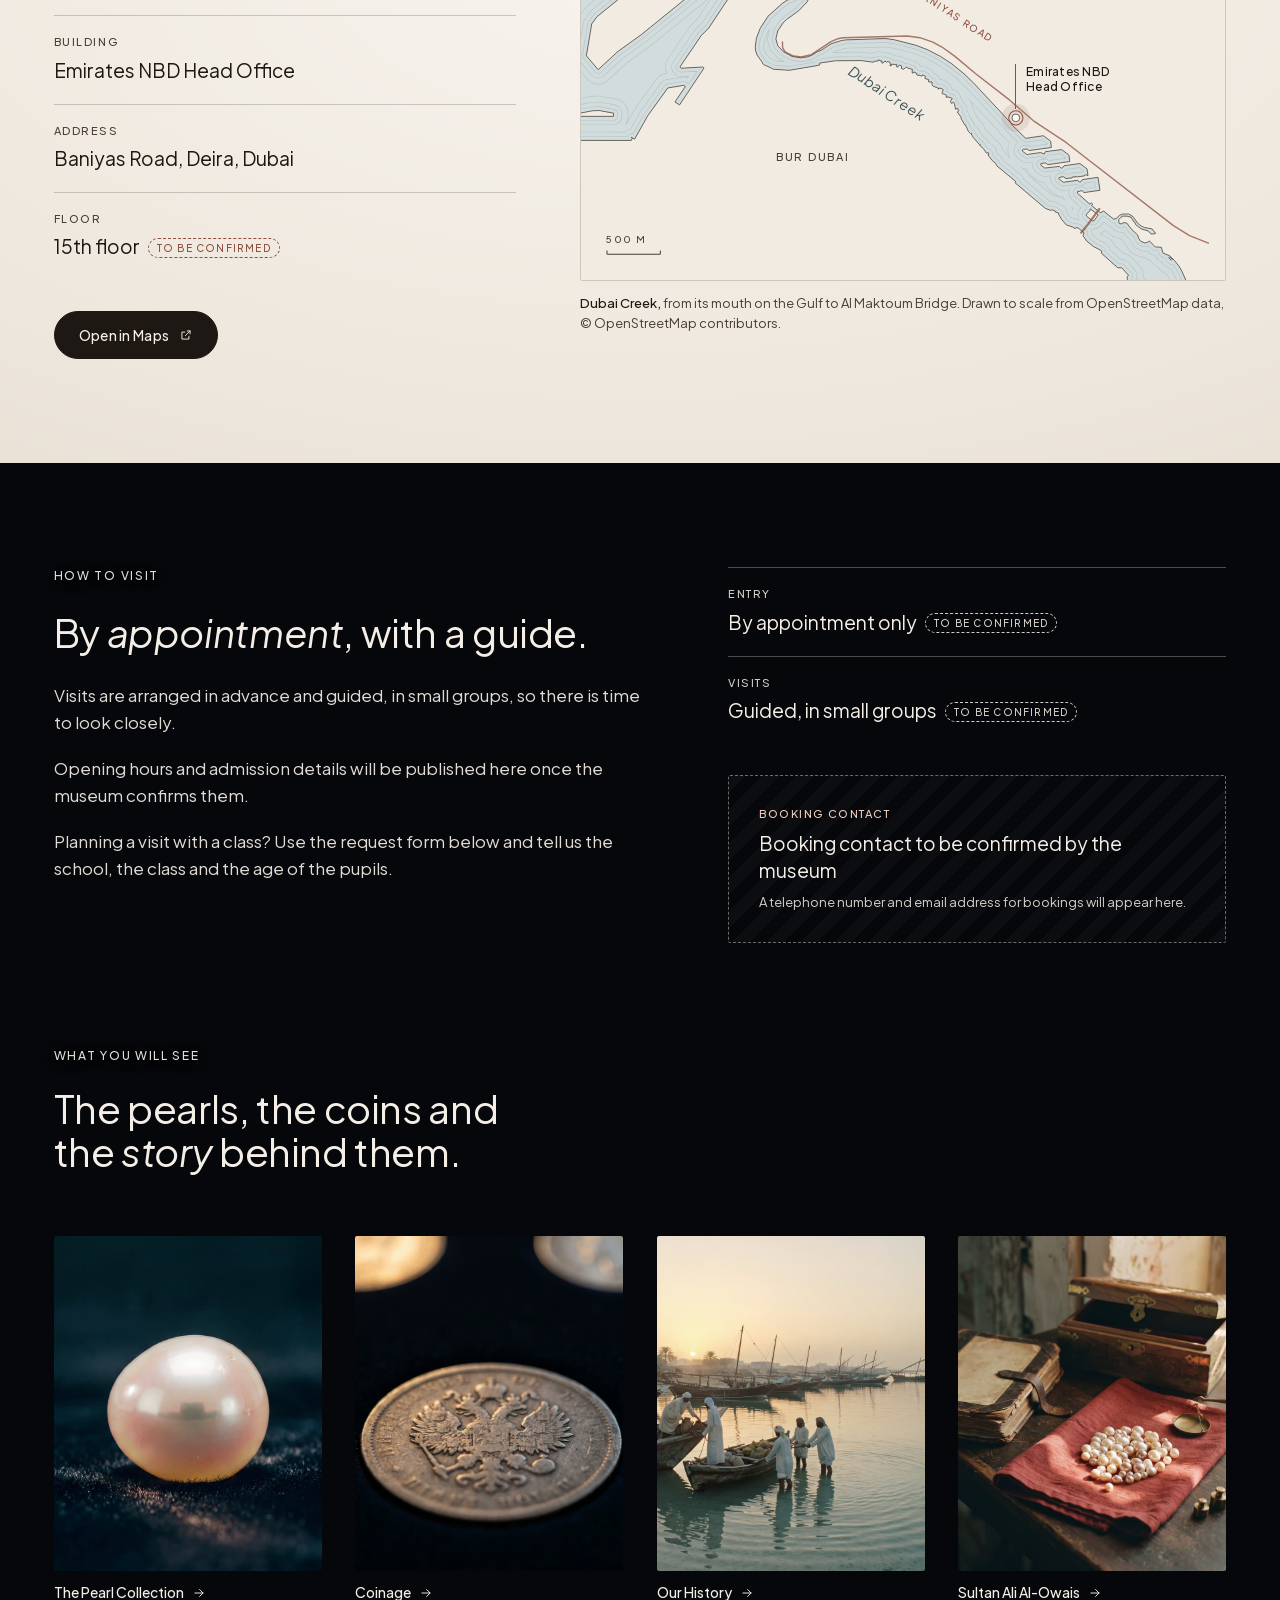
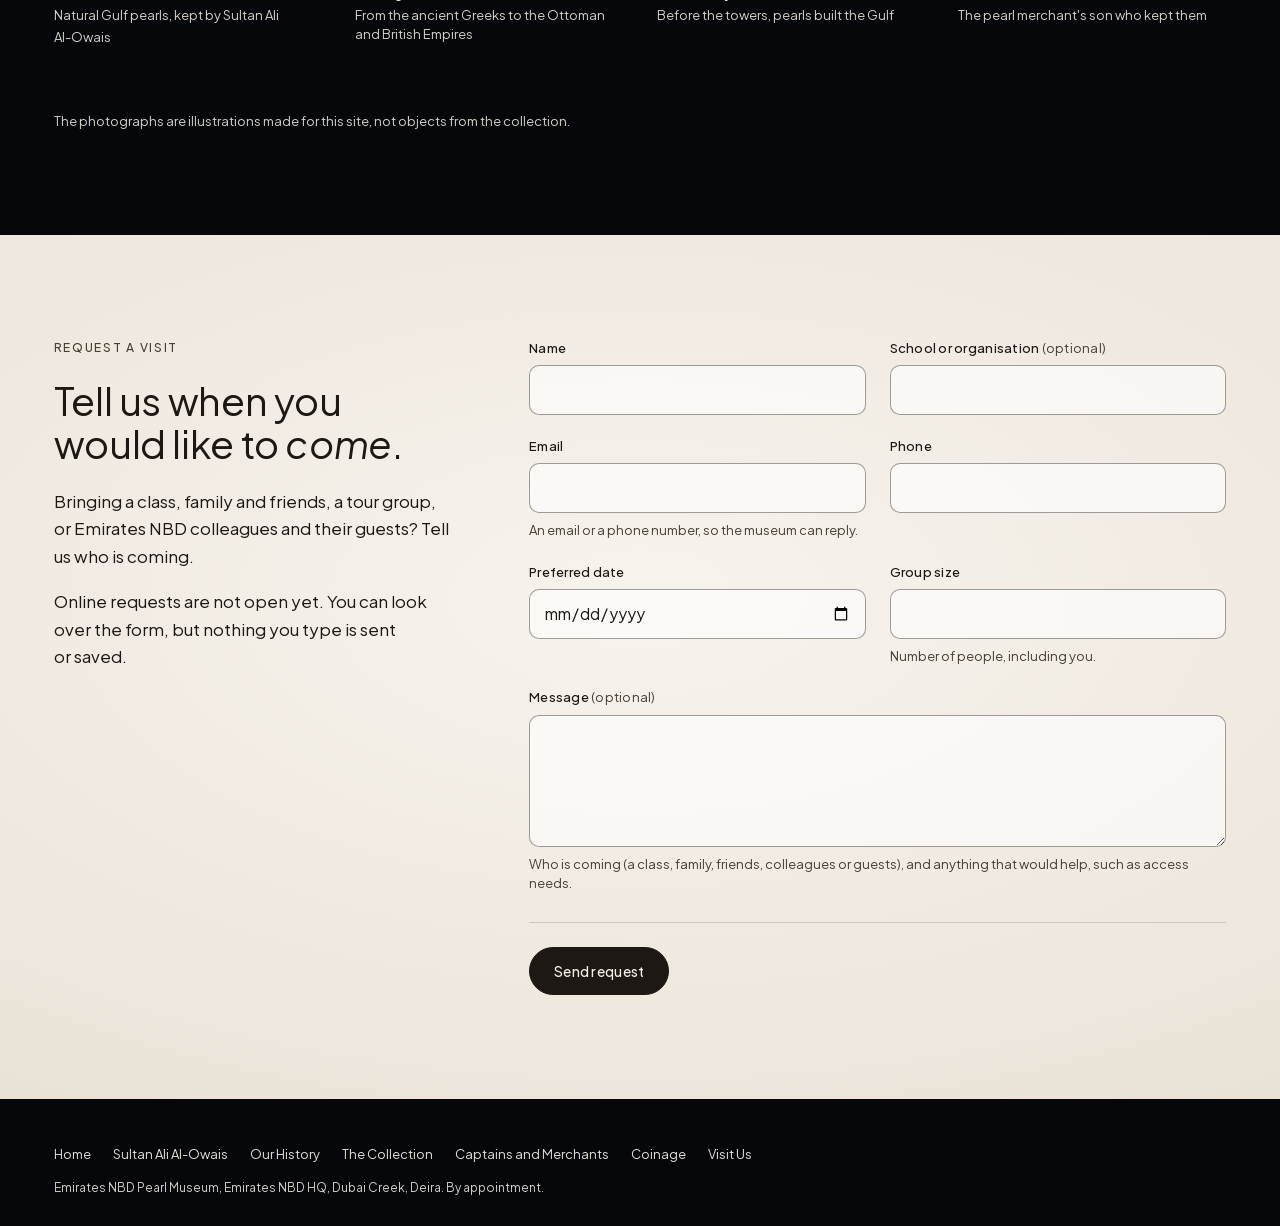
<file: visit.html>
<!doctype html>
<!--
  Emirates NBD Pearl Museum: "Visit Us" (visit.html). Wave 2, built from kit/ (template.html, site.css, site.js, menu).
  Governing idea: The sea is far from here now. The pearls are close.
  Calm, practical and short on purpose: one quiet opening still (the home page's s8-hq, the HQ on the Creek, a gentle settle
  on scroll), then plain reading sections: where (a true-geography line map), how to visit, what you will see (four doors),
  and a request-a-visit form that is design only. No video on this page.

  FACT-CHECK (visit details are NOT on the museum's own site. They come from third-party sources listed in CONTENT-SOURCE.md:
  Gulf News "Pearl museum unlike any other tour", freetoursbyfoot.com, openspace.ae, pickyourtrail.com. ALL to be confirmed
  by the museum before this page is published):
  1. Location "Emirates NBD Head Office, Baniyas Road, Deira, Dubai, on Dubai Creek": reported consistently by all four sources.
     "Baniyas Road, Deira" also matches the bank's own Group Head Office address (Baniyas Road, Deira, PO Box 777, Dubai).
  2. "15th floor": third-party sources only. Shown on the page as "to be confirmed".
  3. "By appointment only": the sources say entry is by prior arrangement only. Shown as "to be confirmed".
  4. "Guided, in small groups": the sources say visits are often guided, in small groups (about 8 to 10 people preferred, a
     maximum of about 21 at once). No group numbers are published on the page. Shown as "to be confirmed".
  5. Deliberately NOT published: opening days and hours (the sources conflict: Sunday to Thursday 9am to 3pm in one, 9am to 5pm
     in others), any admission fee (most sources say free, one says paid) and the phone number (one travel site only). The
     booking contact is a clearly marked placeholder: "Booking contact to be confirmed by the museum".
  6. The map: drawn from OpenStreetMap data (c) OpenStreetMap contributors, ODbL, retrieved 26 October 2026: the Dubai Creek
     water area, the Gulf shore, Baniyas Road and Al Maktoum Bridge, projected to scale and simplified (scale bar 500 m, north up).
     The head office is marked at the OpenStreetMap "Emirates NBD" building on Baniyas Road, between the Sheraton Dubai Creek and
     Dubai Chamber (about 25.2607 N, 55.3145 E): on the Deira bank, about 4 km in a straight line from the Creek mouth and a little
     over 1 km downstream of Al Maktoum Bridge. It is an orientation drawing, not a navigation map. The caption credits OSM.
  7. "Where Dubai's pearling fleet once came home": interpretive, from the museum's line for 1949, "The last pearling fleet of any
     size put into Dubai." Please confirm the wording.
  8. "So there is time to look closely" is our wording, not a fact.
  9. Gallery: "From the ancient Greeks to the Ottoman and British Empires" is condensed from the museum's coinage intro ("from
     times of the ancient Greeks, to the Ottoman and British Empires"). "Natural Gulf pearls" and "a pearl merchant's son" are
     the museum's own facts. "Before the towers, pearls built the Gulf" is the history page's governing line.
  10. Images: the four gallery photographs are illustrations made for this site, not objects from the collection (a note says so).
      Three are crops of images already on the site (collection c1-pearl, history h-harbour, about a2-merchant); the coin is a new
      illustration of a worn silver trade coin (Nano Banana Pro, no legible text, not a specific coin in the collection).
  11. The request-a-visit form is design only: no backend, no action, the "Send request" button checks the fields and then says the request was not sent,
      and nothing typed is sent or stored. The page says so.
  12. "Open in Maps" is a plain Google Maps search link for "Emirates NBD Head Office, Baniyas Road, Deira, Dubai" (no API key,
      no tracking parameters). Please confirm it lands on the right building.
  13. The Coinage door links to coinage.html (wave 2, built in parallel).

  MARKETING COPY PASS (2026-10-27, see marketing/copy-changes.md). Added for the museum to confirm:
  14. "By appointment, with a guide." (the How to visit heading) and "Visits are arranged in advance and guided, in small groups"
      are kept as they were, because the museum's own site says nothing about how visits work. Both rest on the third-party
      sources only. Confirm, or give the museum's wording. The footer line "By appointment." on every page and the menu line
      "Emirates NBD HQ, Dubai Creek, Deira. By appointment." (assets/js/menu.js) rest on the same sources.
  15. The search and share description no longer states "by appointment, guided, in small groups". Restore it once confirmed.
  16. School visits: the page now invites teachers to use the request form and give the class and age group. It does not say the
      museum takes school groups, how many pupils, which ages or at what cost. Confirm whether school visits are offered and,
      if so, the group size, ages and how to book, so a short "For schools" note can be added.
  17. Emirates NBD colleagues and their guests are invited to use the same request route. Confirm there is no separate
      internal booking route that staff should use instead.
  18. The request form now asks for an email and a phone number (one of the two, so the museum can reply). It is still design
      only: nothing is sent or stored. Who replies, how and how quickly is not stated; the museum must supply this before the
      form goes live.
  19. The privacy line beside the form is a placeholder, not legal wording (see the LEGAL comment in the form).
-->
<html lang="en" dir="ltr">
<head>
<meta charset="utf-8">
<meta name="viewport" content="width=device-width, initial-scale=1, viewport-fit=cover">
<title>Visit Us: Dubai Creek, Deira | Emirates NBD Pearl Museum</title>
<meta name="description" content="Where to find the Emirates NBD Pearl Museum, at the Emirates NBD Head Office on Dubai Creek in Deira, what you will see, and how to ask about a visit for your family, class or group.">
<link rel="canonical" href="visit.html">
<meta property="og:type" content="website">
<meta property="og:site_name" content="Emirates NBD Pearl Museum">
<meta property="og:title" content="Visit the Emirates NBD Pearl Museum, Dubai Creek">
<meta property="og:description" content="Where to find the Emirates NBD Pearl Museum, at the Emirates NBD Head Office on Dubai Creek in Deira, what you will see, and how to ask about a visit for your family, class or group.">
<meta property="og:image" content="assets/images/og/visit.jpg">
<meta property="og:image:width" content="1200">
<meta property="og:image:height" content="630">
<meta name="twitter:card" content="summary_large_image">
<meta name="twitter:title" content="Visit the Emirates NBD Pearl Museum, Dubai Creek">
<meta name="twitter:description" content="Where to find the Emirates NBD Pearl Museum, at the Emirates NBD Head Office on Dubai Creek in Deira, what you will see, and how to ask about a visit for your family, class or group.">
<meta name="twitter:image" content="assets/images/og/visit.jpg">
<link rel="icon" type="image/png" sizes="32x32" href="assets/images/og/favicon-32.png">
<link rel="apple-touch-icon" sizes="180x180" href="assets/images/og/apple-touch-icon.png">
<meta name="theme-color" content="#05070b">
<link rel="icon" href="data:image/svg+xml,%3Csvg xmlns='http://www.w3.org/2000/svg' viewBox='0 0 32 32'%3E%3Cdefs%3E%3CradialGradient id='g' cx='.36' cy='.32' r='.75'%3E%3Cstop offset='0' stop-color='%23fffdf8'/%3E%3Cstop offset='.5' stop-color='%23e6dad0'/%3E%3Cstop offset='1' stop-color='%238f8590'/%3E%3C/radialGradient%3E%3C/defs%3E%3Ccircle cx='16' cy='16' r='12' fill='url(%23g)'/%3E%3C/svg%3E">
<link rel="preload" href="assets/fonts/plus-jakarta-sans-normal-latin.woff2" as="font" type="font/woff2" crossorigin>
<link rel="preload" as="image" href="assets/images/s8-hq.jpg" media="(min-width:720px)" fetchpriority="high">
<link rel="preload" as="image" href="assets/images/s8-hq-m.jpg" media="(max-width:719.98px)" fetchpriority="high">
<link rel="stylesheet" href="assets/css/style.min.css">
<!-- site.js is the only script tag: it loads assets/js/menu.js and GSAP (kit/vendor) on its own, without blocking -->
<script src="assets/js/script.min.js" data-page="visit"></script>
</head>
<body>
<div class="pm-page pm-page--visit">
<a class="skip" href="#where">Skip to the visit details</a>

<header class="top">
  <a class="mark" href="index.html" aria-label="Emirates NBD Pearl Museum, home">
    <img class="mark__logo mark__logo--w" src="assets/images/logo-enbd-white.svg" alt="" width="110" height="30">
    <img class="mark__logo mark__logo--c" src="assets/images/logo-enbd-navy.svg" alt="" width="110" height="30">
    <span class="mark__div" aria-hidden="true"></span><span class="mark__t" aria-hidden="true">Pearl Museum</span>
  </a>
  <div class="top__end">
    <button class="tgl" id="soundTgl" type="button" aria-pressed="false" aria-label="Sound">
      <svg viewBox="0 0 24 24" fill="none" stroke="currentColor" stroke-width="1.5" stroke-linecap="round" stroke-linejoin="round" aria-hidden="true"><path d="M4 9.5h3.2L12 5.5v13l-4.8-4H4z"/><path class="w" d="M15.5 9a4 4 0 0 1 0 6M18 6.5a7.5 7.5 0 0 1 0 11"/><path class="x" d="M16 9.5l5 5M21 9.5l-5 5"/></svg>
      <span class="lbl" aria-hidden="true" id="soundState">Sound off</span>
    </button>
    <!-- assets/js/menu.js adds the Menu button here -->
  </div>
</header>

<main id="story">

  <!-- 1 THE OPENING STILL: the HQ on the Creek (the home page's photograph), one calm settle as you scroll -->
  <section class="scene scrim--copy-low" id="v1" style="--span:135;--copy-span:4" data-enter="0" aria-labelledby="v1h" data-sound="amb-creek-today -6 out .6 2.4 base .5">
    <div class="stage">
      <div class="frame" data-ph="assets/images/s8-hq.jpg">
        <div class="plane plane--bg" data-tween="scale 1.06 1 0 1 power1.out">
          <picture class="poster"><source media="(max-width:719.98px)" srcset="assets/images/s8-hq-m.jpg" width="1080" height="1920"><img data-role="bg" src="assets/images/s8-hq.jpg" data-alt="assets/images/s8-hq-poster.jpg" width="2560" height="1440" decoding="async" fetchpriority="high" alt="The Emirates NBD headquarters on the Deira bank of Dubai Creek in golden late-afternoon light, its curved bronze glass facade rising above the water."></picture>
        </div>
        <div class="scrim"></div>
      </div>
      <div class="beat copy ln copy--low-left copy--m-high v1-copy" data-cue="-1 2">
        <p class="eyebrow">Visit us</p>
        <h1 class="line" id="v1h">Visit the Pearl <em>Museum</em>.</h1>
        <div class="copy__after">
        <p class="sub">The sea is far from here now. The pearls are close.</p>
        <p class="door-wrap"><a class="door" href="#where"><span>Where to find us</span><svg viewBox="0 0 24 24" fill="none" stroke="currentColor" stroke-width="1.6" stroke-linecap="round" stroke-linejoin="round" aria-hidden="true"><path d="M12 5v14M6 13l6 6 6-6"/></svg></a></p>
        </div>
      </div>
      <p class="beat caption cap--base" data-cue="-1 2">Emirates NBD Head Office, Dubai Creek, Deira</p>
    </div>
  </section>

  <!-- 2 WHERE: the address beside a true-geography line map of the Creek -->
  <section class="flow flow--cream" id="where" aria-labelledby="whereh" tabindex="-1">
    <div class="flow__inner">
      <div class="where">
        <div class="where__text" data-reveal>
          <p class="eyebrow">Where</p>
          <h2 class="line" id="whereh">On the Deira bank of Dubai <em>Creek</em>.</h2>
          <div class="prose"><p>The museum is inside the Emirates NBD Head Office on Baniyas Road, looking across the water to Bur Dubai, on the Creek where Dubai's pearling fleet once came home.</p></div>
          <ul class="facts facts--one">
            <li><span class="k">Building</span><span class="v">Emirates NBD Head Office</span></li>
            <li><span class="k">Address</span><span class="v">Baniyas Road, Deira, Dubai</span></li>
            <li><span class="k">Floor</span><span class="v">15th floor <span class="tbc">To be confirmed</span></span></li>
          </ul>
          <p class="where__act"><a class="pill pill--solid" href="https://www.google.com/maps/search/?api=1&amp;query=Emirates%20NBD%20Head%20Office%2C%20Baniyas%20Road%2C%20Deira%2C%20Dubai" target="_blank" rel="noopener noreferrer"><span>Open in Maps</span><span class="sr-only"> (Google Maps, opens in a new tab)</span><svg class="ext" viewBox="0 0 24 24" fill="none" stroke="currentColor" stroke-width="1.6" stroke-linecap="round" stroke-linejoin="round" aria-hidden="true"><path d="M14 5h5v5M19 5l-8 8M17 14v5H5V7h5"/></svg></a></p>
        </div>
        <figure class="map" data-reveal data-reveal-delay="1">
          <div class="map__frame">
<!--MAPSVG-->
<svg class="map__svg" viewBox="0 0 1000 829" role="img" aria-labelledby="mapT mapD" focusable="false">
  <title id="mapT">Map of Dubai Creek</title>
  <desc id="mapD">A line map of Dubai Creek between Deira, on the north-east bank, and Bur Dubai, on the south-west bank, from the Creek mouth on the Arabian Gulf to Al Maktoum Bridge. The Emirates NBD Head Office is marked on the Deira bank, on Baniyas Road, close to the water and a little over a kilometre downstream of Al Maktoum Bridge.</desc>
  <defs>
    <path id="mapWater" d="M232.8 -32.8 235.8 -32.1 236.9 -33.3 235.0 -40.0 282.9 -40.0 281.1 -34.0 278.7 -31.8 278.0 -29.0 266.6 27.7 265.1 53.0 267.7 71.4 278.3 91.8 288.6 107.0 291.2 108.4 294.9 107.5 296.9 104.1 295.8 100.6 293.0 99.1 289.4 100.0 280.5 86.1 276.5 76.5 272.4 57.1 272.4 42.9 306.0 32.8 313.9 37.0 339.3 123.2 318.4 128.6 316.9 126.0 315.3 126.2 314.4 128.2 312.8 108.9 310.3 106.6 307.8 107.7 307.3 109.1 309.8 128.4 314.7 151.3 322.2 175.3 341.7 234.5 343.5 235.5 426.6 190.9 427.9 189.3 423.9 182.2 434.3 175.8 443.1 165.5 455.6 157.9 462.3 169.3 480.0 159.6 481.1 163.9 487.3 165.4 491.3 161.5 492.9 157.7 492.1 157.0 487.4 162.0 484.0 162.3 483.3 159.6 484.6 158.5 484.5 156.7 490.6 152.8 493.8 153.6 493.1 156.4 498.3 155.0 501.4 152.0 501.7 150.2 494.9 150.3 554.3 112.1 555.0 113.1 587.1 91.3 619.4 68.0 618.7 67.0 650.2 43.5 654.2 42.5 657.8 30.9 669.5 22.0 681.4 21.6 682.9 18.1 723.8 -15.4 732.9 -17.6 732.9 -18.7 715.0 -26.9 727.1 -40.0 849.5 -40.0 842.3 -33.4 841.6 -34.1 783.0 19.0 785.1 21.4 781.5 22.9 780.7 25.0 774.3 30.3 771.6 31.1 766.8 30.0 762.4 32.8 756.3 28.9 745.6 37.5 747.2 39.5 741.0 44.8 739.6 43.2 738.1 44.2 739.1 46.2 694.5 81.4 616.5 138.9 586.5 159.2 533.9 193.4 479.2 227.0 429.7 255.0 346.8 298.0 345.7 301.0 350.5 312.6 353.4 314.1 354.9 313.7 362.6 339.5 362.0 341.1 364.5 355.3 363.0 365.3 361.6 367.0 357.7 382.2 350.8 397.1 337.6 411.0 319.0 424.4 313.3 429.9 305.0 442.4 302.2 454.7 305.1 465.1 313.5 474.3 327.2 481.8 340.4 484.0 350.2 482.8 357.2 480.4 366.7 474.5 372.6 472.4 387.8 462.3 403.8 457.2 410.3 456.2 472.4 454.1 486.0 456.0 520.5 464.8 537.7 471.5 557.9 481.9 575.4 493.5 594.4 508.9 609.0 523.1 667.8 586.0 667.7 587.1 689.9 609.0 717.4 605.0 728.7 613.4 729.8 623.2 695.6 628.0 692.2 625.6 686.3 626.2 684.8 627.1 685.1 629.0 691.9 634.1 713.3 631.1 718.6 633.6 720.5 629.7 745.8 626.5 757.0 634.9 758.5 645.0 724.3 649.9 720.7 647.2 713.8 648.0 713.1 649.0 713.6 650.7 719.5 655.2 742.3 652.6 745.5 655.3 746.9 655.1 749.5 651.6 774.1 648.1 785.2 656.5 786.7 666.8 783.6 665.7 780.9 666.4 780.9 667.3 769.6 669.0 768.5 668.2 766.5 668.6 766.5 669.6 764.9 668.7 762.4 669.0 762.1 670.4 752.5 671.5 748.9 668.8 742.9 669.3 741.4 670.8 741.6 672.0 748.4 677.2 770.5 674.2 773.6 676.8 775.3 676.7 778.0 673.1 802.2 669.6 805.3 689.7 780.6 693.2 777.8 690.5 775.8 690.4 773.0 691.6 770.7 691.3 770.0 693.9 789.6 711.3 791.8 709.0 794.0 711.1 792.2 713.4 806.3 724.6 810.9 721.9 826.4 734.4 830.2 733.7 835.4 728.7 840.2 726.5 850.0 726.5 856.5 730.5 863.6 740.6 869.5 745.3 874.2 747.4 886.2 749.7 891.6 756.5 887.4 757.7 884.3 757.3 880.0 752.7 869.4 749.7 860.7 743.0 859.5 739.5 857.7 738.5 853.4 731.5 847.6 729.9 840.9 729.7 837.9 731.4 834.3 735.5 834.9 740.7 838.1 742.0 842.4 739.8 846.8 740.6 855.0 751.0 863.8 759.1 865.2 764.0 868.3 768.6 874.6 771.3 878.6 770.7 882.1 768.3 891.0 777.6 900.4 778.1 903.1 787.1 913.4 791.4 915.2 793.1 914.4 794.0 913.5 793.2 912.1 794.7 916.2 798.3 917.7 796.8 914.9 794.3 915.7 793.5 921.1 798.9 927.7 807.2 932.3 815.1 943.3 839.9 949.3 838.9 949.9 840.2 948.3 841.2 951.1 848.8 946.5 853.5 950.2 858.9 952.4 857.9 954.0 861.6 963.7 858.4 962.8 855.3 963.6 855.0 965.0 858.0 963.8 854.2 964.9 853.9 966.1 857.7 968.3 855.9 971.2 856.9 972.8 855.8 972.6 854.2 976.0 853.5 977.1 859.0 973.4 863.0 979.0 869.4 867.7 869.4 867.5 864.0 868.9 861.7 868.7 858.3 864.6 855.3 859.0 843.8 848.0 828.3 847.2 824.0 849.7 821.7 839.0 810.0 832.9 810.0 807.6 787.4 808.1 785.4 806.9 783.0 795.3 777.0 784.6 768.5 778.8 759.8 780.2 757.5 780.0 755.2 772.0 748.5 768.0 747.5 766.6 749.2 763.1 746.8 753.1 743.4 745.5 734.6 740.9 726.6 741.3 725.1 735.4 723.0 735.7 721.8 731.2 720.0 728.6 720.8 720.5 717.8 673.7 678.2 674.3 675.9 645.0 651.5 643.4 648.0 638.0 643.5 631.4 634.7 632.6 634.5 632.0 631.3 628.8 631.9 625.5 626.6 618.7 619.5 619.7 618.5 618.2 618.7 608.8 607.8 605.3 602.3 606.1 601.4 604.4 601.6 601.0 598.1 596.3 588.0 595.3 588.1 590.3 579.3 589.3 577.2 590.0 576.7 583.7 568.1 586.2 566.3 584.5 563.7 585.1 563.2 584.4 562.3 581.1 563.9 579.2 554.4 578.0 552.9 574.9 555.0 573.1 551.7 576.0 546.9 568.4 544.5 567.9 545.6 566.3 544.9 567.2 542.3 562.0 539.8 561.3 540.6 559.9 539.0 562.0 533.4 557.8 531.0 557.6 531.7 555.4 531.0 554.2 532.9 554.4 531.1 546.5 528.1 544.6 526.3 544.7 521.5 539.3 521.6 539.3 517.9 533.4 516.0 534.7 512.8 529.9 510.5 528.7 512.6 524.1 510.6 523.7 511.6 520.7 510.3 521.1 508.3 516.2 505.9 515.1 507.9 513.6 507.2 514.0 501.9 507.0 500.1 505.4 498.5 504.0 498.7 500.9 501.8 496.9 500.5 497.4 496.7 493.8 495.2 491.1 498.6 489.9 498.3 489.6 494.2 486.3 494.6 483.6 493.6 483.1 494.6 481.5 494.2 481.1 496.5 479.1 496.1 480.1 495.1 479.4 491.0 476.3 489.8 473.6 490.8 471.5 488.9 468.3 492.3 466.8 492.0 466.5 488.8 464.0 489.1 463.9 487.6 460.1 487.9 460.2 489.1 459.0 489.5 455.0 489.0 453.9 490.9 434.4 488.3 394.7 488.6 370.0 492.2 370.3 495.1 362.8 496.7 323.1 503.4 298.6 501.8 286.0 495.6 285.5 496.2 281.1 492.4 281.6 491.8 273.0 479.8 270.7 473.0 270.2 467.8 271.9 453.8 277.8 438.4 289.9 419.6 312.2 399.5 319.5 394.7 328.7 390.6 332.6 387.1 334.0 388.8 335.8 386.1 334.9 384.0 339.9 375.8 341.1 370.9 340.3 364.0 334.3 347.8 335.6 345.2 330.9 323.2 333.9 321.8 335.1 319.3 334.5 312.8 333.3 309.8 329.7 308.6 328.7 303.9 330.7 303.1 324.9 283.7 322.9 284.6 313.5 250.7 310.8 248.5 311.3 243.8 306.1 225.2 299.0 207.0 300.8 205.6 299.8 202.3 296.0 197.5 298.6 199.3 293.5 192.0 292.9 187.3 271.5 143.6 232.9 95.8 195.2 68.5 187.3 64.7 172.8 63.7 163.0 66.4 39.8 130.1 -40.0 195.6 -40.0 199.6 -31.6 192.8 -27.1 193.3 -21.0 192.4 -8.2 184.4 -2.9 181.9 0.1 182.0 0.3 179.7 -2.3 177.8 0.6 170.9 -0.8 169.5 -0.2 166.1 40.6 132.6 152.8 74.6 159.3 79.7 222.4 144.3 249.1 124.3 268.8 149.5 284.8 183.0 275.2 190.7 280.7 196.3 279.4 197.3 280.2 198.4 278.8 199.4 277.4 198.9 282.9 205.4 282.3 205.8 278.1 200.6 281.8 206.3 280.8 207.1 276.6 201.8 279.9 207.0 277.6 209.0 269.7 199.5 268.7 200.3 276.9 210.1 271.4 214.9 263.3 204.8 262.4 205.4 269.3 214.0 261.5 220.4 250.0 206.4 249.1 207.2 261.4 222.7 258.7 225.9 258.8 227.6 256.1 229.7 259.6 234.0 222.8 263.8 154.5 315.1 24.7 420.0 16.3 431.3 8.0 480.9 26.4 502.4 56.2 474.8 93.5 447.9 217.0 347.6 236.3 371.9 240.1 374.4 197.8 438.0 186.3 449.5 153.2 498.3 155.0 500.2 188.7 498.3 190.6 500.0 152.7 557.1 145.5 552.6 161.8 528.4 159.3 526.8 134.4 530.8 103.5 573.7 82.8 610.3 77.8 607.4 79.2 608.8 77.7 612.3 -16.7 612.2 -36.2 588.7 -35.0 586.1 -31.6 584.5 -3.1 574.9 50.2 574.9 50.2 573.1 50.1 569.9 27.4 565.8 17.1 566.3 -5.7 570.7 -21.8 578.0 -30.8 580.7 -40.0 580.9 -40.0 -40.0 230.1 -40.0Z M790.1 718.5 789.5 721.4 783.9 727.5 784.4 729.9 793.7 737.2 796.2 736.8 802.6 727.8 790.1 718.5Z"/>
    <clipPath id="mapClip"><use href="#mapWater" clip-rule="evenodd"/></clipPath>
  </defs>
  <rect class="map__land" width="1000" height="829"/>
  <use class="map__water" href="#mapWater" fill-rule="evenodd"/>
  <g clip-path="url(#mapClip)" fill="none" stroke-linejoin="round">
    <use href="#mapWater" class="map__wl" stroke-width="46"/><use href="#mapWater" class="map__wg" stroke-width="44"/>
    <use href="#mapWater" class="map__wl" stroke-width="27"/><use href="#mapWater" class="map__wg" stroke-width="25"/>
    <use href="#mapWater" class="map__wl" stroke-width="13"/><use href="#mapWater" class="map__wg" stroke-width="11"/>
  </g>
  <use class="map__bank" href="#mapWater" fill="none"/>
  <path class="map__road" d="M312.4 459.3 312.7 468.8 316.6 474.9 329.5 481.3 341.6 482.8 357.2 479.2 387.8 458.8 397.9 454.5 406.3 452.9 506.6 450.2 525.8 452.8 545.8 459.6 560.0 467.3 579.7 481.4 612.4 508.8 665.2 549.8 703.4 582.8 752.6 615.4 919.3 744.5 944.2 760.0 973.6 771.8"/>
  <path class="map__bridge" d="M776.1 755.5 778.6 752.4 781.4 749.0 784.1 745.6 786.8 742.2 804.3 718.5"/>
  <g class="map__hq" transform="translate(674.7 577.2)"><circle class="map__halo" r="22"/><circle class="map__ring" r="11"/><circle class="map__pearl" r="6"/></g>
  <g class="map__scale" transform="translate(40 789)"><path d="M0 0H82.8M0 -6V0M82.8 -6V0"/></g>
  <g class="map__north" transform="translate(948 56)"><path d="M0 -26L7 6L0 1L-7 6Z"/></g>
</svg>
<!--/MAPSVG-->
            <p class="map__lbl map__lbl--water" style="--x:4%;--y:5%;--t:none" aria-hidden="true">Arabian Gulf</p>
            <p class="map__lbl" style="--x:63%;--y:37%" aria-hidden="true">Deira</p>
            <p class="map__lbl" style="--x:36%;--y:77%" aria-hidden="true">Bur Dubai</p>
            <p class="map__lbl map__lbl--water" style="--x:47.5%;--y:65%;--t:translate(-50%,-50%) rotate(33deg)" aria-hidden="true">Dubai Creek</p>
            <p class="map__lbl map__lbl--road" style="--x:58%;--y:50.5%;--t:translate(-50%,-50%) rotate(33deg)" aria-hidden="true">Baniyas Road</p>
            <p class="map__lbl map__lbl--hq" style="--x:67.5%;--b:calc(30.4% + 9px)" aria-hidden="true">Emirates NBD Head Office</p>
            <p class="map__lbl map__lbl--scale" style="--x:4%;--y:calc(95.2% - 20px)" aria-hidden="true">500 m</p>
            <p class="map__lbl map__lbl--n" style="--x:94.8%;--y:calc(7.5% + 12px)" aria-hidden="true">N</p>
          </div>
          <figcaption class="figcap"><b>Dubai Creek,</b> from its mouth on the Gulf to Al Maktoum Bridge. Drawn to scale from OpenStreetMap data, &copy; OpenStreetMap contributors.</figcaption>
        </figure>
      </div>
    </div>
  </section>

  <!-- 3 HOW TO VISIT: by appointment, guided, small groups; the booking contact is a marked placeholder -->
  <section class="flow" id="how" aria-labelledby="howh">
    <div class="flow__inner">
      <div class="how">
        <div class="how__text" data-reveal>
          <p class="eyebrow">How to visit</p>
          <h2 class="line" id="howh">By <em>appointment</em>, with a guide.</h2>
          <div class="prose">
            <p>Visits are arranged in advance and guided, in small groups, so there is time to look closely.</p>
            <p>Opening hours and admission details will be published here once the museum confirms them.</p>
            <p>Planning a visit with a class? Use the request form below and tell us the school, the class and the age of the pupils.</p>
          </div>
        </div>
        <div class="how__side" data-reveal data-reveal-delay="1">
          <ul class="facts facts--one">
            <li><span class="k">Entry</span><span class="v">By appointment only <span class="tbc">To be confirmed</span></span></li>
            <li><span class="k">Visits</span><span class="v">Guided, in small groups <span class="tbc">To be confirmed</span></span></li>
          </ul>
          <div class="contact" role="note" aria-labelledby="contactK">
            <p class="contact__k" id="contactK">Booking contact</p>
            <p class="contact__v">Booking contact to be confirmed by the museum</p>
            <p class="contact__s">A telephone number and email address for bookings will appear here.</p>
          </div>
        </div>
      </div>
    </div>
  </section>

  <!-- 4 WHAT YOU WILL SEE: four object cards, each a quiet door to its page -->
  <section class="flow" id="see" aria-labelledby="seeh">
    <div class="flow__inner">
      <div class="see__head" data-reveal>
        <p class="eyebrow">What you will see</p>
        <h2 class="line" id="seeh">The pearls, the coins and the <em>story</em> behind them.</h2>
      </div>
      <ul class="gallery see">
        <li data-reveal><a class="see__card" href="collection.html"><figure><div class="obj" style="--ar:4/5"><img src="assets/images/visit/v-see-pearls.jpg" width="800" height="1000" loading="lazy" decoding="async" alt="A single natural pearl on dark velvet, its surface glowing with a soft rose light."></div><figcaption><b><span>The Pearl Collection</span><svg viewBox="0 0 24 24" fill="none" stroke="currentColor" stroke-width="1.6" stroke-linecap="round" stroke-linejoin="round" aria-hidden="true"><path d="M5 12h14M13 6l6 6-6 6"/></svg></b>Natural Gulf pearls, kept by Sultan Ali <span class="nw">Al-Owais</span></figcaption></figure></a></li>
        <li data-reveal data-reveal-delay="1"><a class="see__card" href="coinage.html"><figure><div class="obj" style="--ar:4/5"><img src="assets/images/visit/v-see-coins.jpg" width="800" height="1000" loading="lazy" decoding="async" alt="A worn silver trade coin on dark velvet, a crowned eagle in soft relief, with old gold and silver coins blurred behind it."></div><figcaption><b><span>Coinage</span><svg viewBox="0 0 24 24" fill="none" stroke="currentColor" stroke-width="1.6" stroke-linecap="round" stroke-linejoin="round" aria-hidden="true"><path d="M5 12h14M13 6l6 6-6 6"/></svg></b>From the ancient Greeks to the Ottoman and British Empires</figcaption></figure></a></li>
        <li data-reveal data-reveal-delay="2"><a class="see__card" href="history.html"><figure><div class="obj" style="--ar:4/5"><img src="assets/images/visit/v-see-history.jpg" width="800" height="1000" loading="lazy" decoding="async" alt="Pearling dhows in a harbour at dawn, men wading beside a small boat as the fleet makes ready."></div><figcaption><b><span>Our History</span><svg viewBox="0 0 24 24" fill="none" stroke="currentColor" stroke-width="1.6" stroke-linecap="round" stroke-linejoin="round" aria-hidden="true"><path d="M5 12h14M13 6l6 6-6 6"/></svg></b>Before the towers, pearls built the Gulf</figcaption></figure></a></li>
        <li data-reveal data-reveal-delay="3"><a class="see__card" href="about.html"><figure><div class="obj" style="--ar:4/5"><img src="assets/images/visit/v-see-sultan.jpg" width="800" height="1000" loading="lazy" decoding="async" alt="A pearl merchant's table in window light: pearls on a red cloth, a brass balance, a closed ledger and a carved box."></div><figcaption><b><span>Sultan Ali Al-Owais</span><svg viewBox="0 0 24 24" fill="none" stroke="currentColor" stroke-width="1.6" stroke-linecap="round" stroke-linejoin="round" aria-hidden="true"><path d="M5 12h14M13 6l6 6-6 6"/></svg></b>The pearl merchant's son who kept them</figcaption></figure></a></li>
      </ul>
      <p class="note" data-reveal>The photographs are illustrations made for this site, not objects from the collection.</p>
    </div>
  </section>

  <!-- 5 REQUEST A VISIT: design only. No action, no backend; "Send request" checks the fields; nothing is sent or stored -->
  <section class="flow flow--cream" id="request" aria-labelledby="reqh">
    <div class="flow__inner">
      <div class="req">
        <div class="req__head" data-reveal>
          <p class="eyebrow">Request a visit</p>
          <h2 class="line" id="reqh">Tell us when you would like to <em>come</em>.</h2>
          <div class="prose"><p>Bringing a class, family and friends, a tour group, or Emirates NBD colleagues and their guests? Tell us who is coming.</p><p>Online requests are not open yet. You can look over the form, but nothing you type is sent or saved.</p></div>
        </div>
        <form class="form" id="reqForm" novalidate aria-labelledby="reqh" data-reveal data-reveal-delay="1">
          <div class="field">
            <label for="fName">Name</label>
            <input id="fName" name="name" type="text" autocomplete="name" required aria-required="true" aria-describedby="fNameErr" data-msg-required="Please enter your name.">
            <p class="field__err" id="fNameErr" hidden><svg viewBox="0 0 16 16" fill="none" stroke="currentColor" stroke-width="1.4" aria-hidden="true"><circle cx="8" cy="8" r="6.5"/><path d="M8 4.6v4.2M8 10.9v.5" stroke-linecap="round"/></svg><span>Please enter your name.</span></p>
          </div>
          <div class="field">
            <label for="fOrg">School or organisation <span class="opt">(optional)</span></label>
            <input id="fOrg" name="organisation" type="text" autocomplete="organization">
          </div>
          <div class="field">
            <label for="fEmail">Email</label>
            <input id="fEmail" name="email" type="email" inputmode="email" autocomplete="email" dir="ltr" spellcheck="false" aria-describedby="fContactHint">
            <p class="field__hint" id="fContactHint">An email or a phone number, so the museum can reply.</p>
          </div>
          <div class="field">
            <label for="fTel">Phone</label>
            <input id="fTel" name="phone" type="tel" inputmode="tel" autocomplete="tel" dir="ltr" aria-describedby="fContactHint">
          </div>
          <div class="field">
            <label for="fDate">Preferred date</label>
            <input id="fDate" name="date" type="date" required aria-required="true" aria-describedby="fDateErr" data-msg-required="Please choose a preferred date." data-msg-min="Please choose a date after today." data-min="tomorrow">
            <p class="field__err" id="fDateErr" hidden><svg viewBox="0 0 16 16" fill="none" stroke="currentColor" stroke-width="1.4" aria-hidden="true"><circle cx="8" cy="8" r="6.5"/><path d="M8 4.6v4.2M8 10.9v.5" stroke-linecap="round"/></svg><span>Please choose a date after today.</span></p>
          </div>
          <div class="field">
            <label for="fSize">Group size</label>
            <input id="fSize" name="group" type="number" inputmode="numeric" min="1" step="1" required aria-required="true" aria-describedby="fSizeHint fSizeErr" data-msg-required="Please enter a whole number, 1 or more." data-msg-invalid="Please enter a whole number, 1 or more.">
            <p class="field__hint" id="fSizeHint">Number of people, including you.</p>
            <p class="field__err" id="fSizeErr" hidden><svg viewBox="0 0 16 16" fill="none" stroke="currentColor" stroke-width="1.4" aria-hidden="true"><circle cx="8" cy="8" r="6.5"/><path d="M8 4.6v4.2M8 10.9v.5" stroke-linecap="round"/></svg><span>Please enter a whole number, 1 or more.</span></p>
          </div>
          <div class="field field--wide">
            <label for="fMsg">Message <span class="opt">(optional)</span></label>
            <textarea id="fMsg" name="message" rows="4" maxlength="800" aria-describedby="fMsgHint"></textarea>
            <p class="field__hint" id="fMsgHint">Who is coming (a class, family, friends, colleagues or guests), and anything that would help, such as access needs.</p>
          </div>
          <div class="form__foot">
            <button class="pill pill--solid" type="submit">Send request</button>
            <p class="form__status" id="reqStatus" role="status" hidden></p>
            <!-- LEGAL: placeholder only, NOT approved wording. Before this form collects names, emails or phone numbers, Legal and
                 Data Privacy must supply the privacy notice and consent wording (and decide whether a consent checkbox and a link
                 to the Emirates NBD privacy notice are needed). Their text goes here, under the button. -->
          </div>
        </form>
      </div>
    </div>
  </section>
</main>

<footer class="foot">
  <ul class="foot__nav" aria-label="Pages">
    <li><a href="index.html">Home</a></li><li><a href="about.html">Sultan Ali Al-Owais</a></li><li><a href="history.html">Our History</a></li><li><a href="collection.html">The Collection</a></li><li><a href="merchants.html">Captains and Merchants</a></li><li><a href="coinage.html">Coinage</a></li><li><a href="visit.html" aria-current="page">Visit Us</a></li>
  </ul>
  <p>Emirates NBD Pearl Museum, Emirates NBD HQ, Dubai Creek, Deira. By appointment.</p>
</footer>

</div>
</body>
</html>
</file>
<file: assets/css/style.min.css>
@font-face{font-family:Plus Jakarta Sans;font-style:italic;font-weight:400;font-display:swap;src:url(../fonts/plus-jakarta-sans-italic-cyrillic-ext.woff2) format("woff2");unicode-range:U+0460-052F,U+1C80-1C8A,U+20B4,U+2DE0-2DFF,U+A640-A69F,U+FE2E-FE2F}@font-face{font-family:Plus Jakarta Sans;font-style:italic;font-weight:400;font-display:swap;src:url(../fonts/plus-jakarta-sans-italic-vietnamese.woff2) format("woff2");unicode-range:U+0102-0103,U+0110-0111,U+0128-0129,U+0168-0169,U+01A0-01A1,U+01AF-01B0,U+0300-0301,U+0303-0304,U+0308-0309,U+0323,U+0329,U+1EA0-1EF9,U+20AB}@font-face{font-family:Plus Jakarta Sans;font-style:italic;font-weight:400;font-display:swap;src:url(../fonts/plus-jakarta-sans-italic-latin-ext.woff2) format("woff2");unicode-range:U+0100-02BA,U+02BD-02C5,U+02C7-02CC,U+02CE-02D7,U+02DD-02FF,U+0304,U+0308,U+0329,U+1D00-1DBF,U+1E00-1E9F,U+1EF2-1EFF,U+2020,U+20A0-20AB,U+20AD-20C4,U+2113,U+2C60-2C7F,U+A720-A7FF}@font-face{font-family:Plus Jakarta Sans;font-style:italic;font-weight:400;font-display:swap;src:url(../fonts/plus-jakarta-sans-italic-latin.woff2) format("woff2");unicode-range:U+0000-00FF,U+0131,U+0152-0153,U+02BB-02BC,U+02C6,U+02DA,U+02DC,U+0304,U+0308,U+0329,U+2000-206F,U+20AC,U+2122,U+2191,U+2193,U+2212,U+2215,U+FEFF,U+FFFD}@font-face{font-family:Plus Jakarta Sans;font-style:italic;font-weight:500;font-display:swap;src:url(../fonts/plus-jakarta-sans-italic-cyrillic-ext.woff2) format("woff2");unicode-range:U+0460-052F,U+1C80-1C8A,U+20B4,U+2DE0-2DFF,U+A640-A69F,U+FE2E-FE2F}@font-face{font-family:Plus Jakarta Sans;font-style:italic;font-weight:500;font-display:swap;src:url(../fonts/plus-jakarta-sans-italic-vietnamese.woff2) format("woff2");unicode-range:U+0102-0103,U+0110-0111,U+0128-0129,U+0168-0169,U+01A0-01A1,U+01AF-01B0,U+0300-0301,U+0303-0304,U+0308-0309,U+0323,U+0329,U+1EA0-1EF9,U+20AB}@font-face{font-family:Plus Jakarta Sans;font-style:italic;font-weight:500;font-display:swap;src:url(../fonts/plus-jakarta-sans-italic-latin-ext.woff2) format("woff2");unicode-range:U+0100-02BA,U+02BD-02C5,U+02C7-02CC,U+02CE-02D7,U+02DD-02FF,U+0304,U+0308,U+0329,U+1D00-1DBF,U+1E00-1E9F,U+1EF2-1EFF,U+2020,U+20A0-20AB,U+20AD-20C4,U+2113,U+2C60-2C7F,U+A720-A7FF}@font-face{font-family:Plus Jakarta Sans;font-style:italic;font-weight:500;font-display:swap;src:url(../fonts/plus-jakarta-sans-italic-latin.woff2) format("woff2");unicode-range:U+0000-00FF,U+0131,U+0152-0153,U+02BB-02BC,U+02C6,U+02DA,U+02DC,U+0304,U+0308,U+0329,U+2000-206F,U+20AC,U+2122,U+2191,U+2193,U+2212,U+2215,U+FEFF,U+FFFD}@font-face{font-family:Plus Jakarta Sans;font-style:normal;font-weight:400;font-display:swap;src:url(../fonts/plus-jakarta-sans-normal-cyrillic-ext.woff2) format("woff2");unicode-range:U+0460-052F,U+1C80-1C8A,U+20B4,U+2DE0-2DFF,U+A640-A69F,U+FE2E-FE2F}@font-face{font-family:Plus Jakarta Sans;font-style:normal;font-weight:400;font-display:swap;src:url(../fonts/plus-jakarta-sans-normal-vietnamese.woff2) format("woff2");unicode-range:U+0102-0103,U+0110-0111,U+0128-0129,U+0168-0169,U+01A0-01A1,U+01AF-01B0,U+0300-0301,U+0303-0304,U+0308-0309,U+0323,U+0329,U+1EA0-1EF9,U+20AB}@font-face{font-family:Plus Jakarta Sans;font-style:normal;font-weight:400;font-display:swap;src:url(../fonts/plus-jakarta-sans-normal-latin-ext.woff2) format("woff2");unicode-range:U+0100-02BA,U+02BD-02C5,U+02C7-02CC,U+02CE-02D7,U+02DD-02FF,U+0304,U+0308,U+0329,U+1D00-1DBF,U+1E00-1E9F,U+1EF2-1EFF,U+2020,U+20A0-20AB,U+20AD-20C4,U+2113,U+2C60-2C7F,U+A720-A7FF}@font-face{font-family:Plus Jakarta Sans;font-style:normal;font-weight:400;font-display:swap;src:url(../fonts/plus-jakarta-sans-normal-latin.woff2) format("woff2");unicode-range:U+0000-00FF,U+0131,U+0152-0153,U+02BB-02BC,U+02C6,U+02DA,U+02DC,U+0304,U+0308,U+0329,U+2000-206F,U+20AC,U+2122,U+2191,U+2193,U+2212,U+2215,U+FEFF,U+FFFD}@font-face{font-family:Plus Jakarta Sans;font-style:normal;font-weight:500;font-display:swap;src:url(../fonts/plus-jakarta-sans-normal-cyrillic-ext.woff2) format("woff2");unicode-range:U+0460-052F,U+1C80-1C8A,U+20B4,U+2DE0-2DFF,U+A640-A69F,U+FE2E-FE2F}@font-face{font-family:Plus Jakarta Sans;font-style:normal;font-weight:500;font-display:swap;src:url(../fonts/plus-jakarta-sans-normal-vietnamese.woff2) format("woff2");unicode-range:U+0102-0103,U+0110-0111,U+0128-0129,U+0168-0169,U+01A0-01A1,U+01AF-01B0,U+0300-0301,U+0303-0304,U+0308-0309,U+0323,U+0329,U+1EA0-1EF9,U+20AB}@font-face{font-family:Plus Jakarta Sans;font-style:normal;font-weight:500;font-display:swap;src:url(../fonts/plus-jakarta-sans-normal-latin-ext.woff2) format("woff2");unicode-range:U+0100-02BA,U+02BD-02C5,U+02C7-02CC,U+02CE-02D7,U+02DD-02FF,U+0304,U+0308,U+0329,U+1D00-1DBF,U+1E00-1E9F,U+1EF2-1EFF,U+2020,U+20A0-20AB,U+20AD-20C4,U+2113,U+2C60-2C7F,U+A720-A7FF}@font-face{font-family:Plus Jakarta Sans;font-style:normal;font-weight:500;font-display:swap;src:url(../fonts/plus-jakarta-sans-normal-latin.woff2) format("woff2");unicode-range:U+0000-00FF,U+0131,U+0152-0153,U+02BB-02BC,U+02C6,U+02DA,U+02DC,U+0304,U+0308,U+0329,U+2000-206F,U+20AC,U+2122,U+2191,U+2193,U+2212,U+2215,U+FEFF,U+FFFD}@font-face{font-family:Plus Jakarta Sans;font-style:normal;font-weight:600;font-display:swap;src:url(../fonts/plus-jakarta-sans-normal-cyrillic-ext.woff2) format("woff2");unicode-range:U+0460-052F,U+1C80-1C8A,U+20B4,U+2DE0-2DFF,U+A640-A69F,U+FE2E-FE2F}@font-face{font-family:Plus Jakarta Sans;font-style:normal;font-weight:600;font-display:swap;src:url(../fonts/plus-jakarta-sans-normal-vietnamese.woff2) format("woff2");unicode-range:U+0102-0103,U+0110-0111,U+0128-0129,U+0168-0169,U+01A0-01A1,U+01AF-01B0,U+0300-0301,U+0303-0304,U+0308-0309,U+0323,U+0329,U+1EA0-1EF9,U+20AB}@font-face{font-family:Plus Jakarta Sans;font-style:normal;font-weight:600;font-display:swap;src:url(../fonts/plus-jakarta-sans-normal-latin-ext.woff2) format("woff2");unicode-range:U+0100-02BA,U+02BD-02C5,U+02C7-02CC,U+02CE-02D7,U+02DD-02FF,U+0304,U+0308,U+0329,U+1D00-1DBF,U+1E00-1E9F,U+1EF2-1EFF,U+2020,U+20A0-20AB,U+20AD-20C4,U+2113,U+2C60-2C7F,U+A720-A7FF}@font-face{font-family:Plus Jakarta Sans;font-style:normal;font-weight:600;font-display:swap;src:url(../fonts/plus-jakarta-sans-normal-latin.woff2) format("woff2");unicode-range:U+0000-00FF,U+0131,U+0152-0153,U+02BB-02BC,U+02C6,U+02DA,U+02DC,U+0304,U+0308,U+0329,U+2000-206F,U+20AC,U+2122,U+2191,U+2193,U+2212,U+2215,U+FEFF,U+FFFD}@font-face{font-family:Plus Jakarta Sans;font-style:normal;font-weight:700;font-display:swap;src:url(../fonts/plus-jakarta-sans-normal-cyrillic-ext.woff2) format("woff2");unicode-range:U+0460-052F,U+1C80-1C8A,U+20B4,U+2DE0-2DFF,U+A640-A69F,U+FE2E-FE2F}@font-face{font-family:Plus Jakarta Sans;font-style:normal;font-weight:700;font-display:swap;src:url(../fonts/plus-jakarta-sans-normal-vietnamese.woff2) format("woff2");unicode-range:U+0102-0103,U+0110-0111,U+0128-0129,U+0168-0169,U+01A0-01A1,U+01AF-01B0,U+0300-0301,U+0303-0304,U+0308-0309,U+0323,U+0329,U+1EA0-1EF9,U+20AB}@font-face{font-family:Plus Jakarta Sans;font-style:normal;font-weight:700;font-display:swap;src:url(../fonts/plus-jakarta-sans-normal-latin-ext.woff2) format("woff2");unicode-range:U+0100-02BA,U+02BD-02C5,U+02C7-02CC,U+02CE-02D7,U+02DD-02FF,U+0304,U+0308,U+0329,U+1D00-1DBF,U+1E00-1E9F,U+1EF2-1EFF,U+2020,U+20A0-20AB,U+20AD-20C4,U+2113,U+2C60-2C7F,U+A720-A7FF}@font-face{font-family:Plus Jakarta Sans;font-style:normal;font-weight:700;font-display:swap;src:url(../fonts/plus-jakarta-sans-normal-latin.woff2) format("woff2");unicode-range:U+0000-00FF,U+0131,U+0152-0153,U+02BB-02BC,U+02C6,U+02DA,U+02DC,U+0304,U+0308,U+0329,U+2000-206F,U+20AC,U+2122,U+2191,U+2193,U+2212,U+2215,U+FEFF,U+FFFD}@font-face{font-family:Plus Jakarta Sans;font-style:normal;font-weight:800;font-display:swap;src:url(../fonts/plus-jakarta-sans-normal-cyrillic-ext.woff2) format("woff2");unicode-range:U+0460-052F,U+1C80-1C8A,U+20B4,U+2DE0-2DFF,U+A640-A69F,U+FE2E-FE2F}@font-face{font-family:Plus Jakarta Sans;font-style:normal;font-weight:800;font-display:swap;src:url(../fonts/plus-jakarta-sans-normal-vietnamese.woff2) format("woff2");unicode-range:U+0102-0103,U+0110-0111,U+0128-0129,U+0168-0169,U+01A0-01A1,U+01AF-01B0,U+0300-0301,U+0303-0304,U+0308-0309,U+0323,U+0329,U+1EA0-1EF9,U+20AB}@font-face{font-family:Plus Jakarta Sans;font-style:normal;font-weight:800;font-display:swap;src:url(../fonts/plus-jakarta-sans-normal-latin-ext.woff2) format("woff2");unicode-range:U+0100-02BA,U+02BD-02C5,U+02C7-02CC,U+02CE-02D7,U+02DD-02FF,U+0304,U+0308,U+0329,U+1D00-1DBF,U+1E00-1E9F,U+1EF2-1EFF,U+2020,U+20A0-20AB,U+20AD-20C4,U+2113,U+2C60-2C7F,U+A720-A7FF}@font-face{font-family:Plus Jakarta Sans;font-style:normal;font-weight:800;font-display:swap;src:url(../fonts/plus-jakarta-sans-normal-latin.woff2) format("woff2");unicode-range:U+0000-00FF,U+0131,U+0152-0153,U+02BB-02BC,U+02C6,U+02DA,U+02DC,U+0304,U+0308,U+0329,U+2000-206F,U+20AC,U+2122,U+2191,U+2193,U+2212,U+2215,U+FEFF,U+FFFD}:root{--g-m:var(--gut);--g-gap:clamp(16px,1.6vw,24px);--copy-span:5;--base-low:74%;--cap-b: calc(clamp(18px,4vh,40px) + 24px) ;--lift-foot:clamp(44px,5.5vh,60px);--cap-h:16px;--num-fs:clamp(72px,min(10vw,17vh),168px);--num-h:calc(var(--num-fs) + 25px);--num-b:calc(var(--cap-b) + var(--cap-h) + 14px)}.over{position:relative}.over>:is(.copy--low-left,.copy--high-left,.copy--peak-centre,.copy--peak-centre-high,.copy--peak-centre-low,.copy--peak-centre-foot,.cap--base,.hint--base,.num--base){position:absolute;z-index:2;transform:none}.copy--low-left,.copy--high-left{--copy-w:calc((100% - 2 * var(--g-m) - 11 * var(--g-gap)) / 12 * var(--copy-span) + (var(--copy-span) - 1) * var(--g-gap))}:is(.fx .stage,.over) .copy--low-left,:is(.fx .stage,.over) .copy--high-left{left:var(--g-m);right:auto;width:var(--copy-w);max-width:none;margin-inline:0;text-align:left}:is(.fx .stage,.over) .copy--low-left{top:auto;bottom:calc(100% - var(--base-low))}:is(.fx .stage,.over) .copy--high-left{top:var(--top-safe);bottom:auto}:is(.fx .stage,.over) :is(.copy--low-left,.copy--high-left) :is(.line,.sub){margin-inline:0;text-align:left}:is(.fx .stage,.over) :is(.copy--peak-centre,.copy--peak-centre-high,.copy--peak-centre-low,.copy--peak-centre-foot){left:var(--g-m);right:var(--g-m);width:auto;max-width:none;margin-inline:0;text-align:center}:is(.fx .stage,.over) .copy--peak-centre{top:0;bottom:8vh;height:fit-content;margin-block:auto}:is(.fx .stage,.over) .copy--peak-centre-high{top:var(--top-safe);bottom:auto}:is(.fx .stage,.over) .copy--peak-centre-low{top:auto;bottom:calc(100% - var(--base-low))}:is(.fx .stage,.over) .copy--peak-centre-foot{top:auto;bottom:calc(var(--num-b) + var(--lift-foot))}:is(.fx .stage,.over) :is(.copy--peak-centre,.copy--peak-centre-high,.copy--peak-centre-low,.copy--peak-centre-foot) :is(.line,.sub){margin-inline:auto;max-width:16em}:is(.fx .stage,.over) :is(.copy--peak-centre,.copy--peak-centre-high,.copy--peak-centre-low,.copy--peak-centre-foot) .sub{max-width:34em}:is(.fx .stage,.over) :is(.copy--peak-centre,.copy--peak-centre-high,.copy--peak-centre-low).line{max-width:16em;margin-inline:auto}.copy-stack{display:grid;grid-template-columns:minmax(0,1fr);gap:var(--rh-head,clamp(18px,2.4vh,26px))}:is(.fx .stage,.over) .copy-stack{gap:0;align-content:end}:is(.fx .stage,.over) .copy-stack>*{grid-column:1;position:relative;margin:0}:is(.fx .stage,.over) .copy-stack>.eyebrow{grid-row:1;margin-bottom:var(--rh-eye,14px)}:is(.fx .stage,.over) .copy-stack>:not(.eyebrow){grid-row:2;align-self:start}:is(.fx .stage,.over) .copy-stack--end>:not(.eyebrow){align-self:end}:is(.fx .stage,.over) .copy-stack .copy__after{position:absolute;left:0;right:0;top:100%;margin-top:0;padding-top:var(--rh-head,clamp(18px,2.4vh,26px))}.copy__after{margin-top:var(--rh-head,clamp(18px,2.4vh,26px))}.copy__after>:first-child{margin-top:0}.copy__after>*+*{margin-top:var(--rh-head,clamp(18px,2.4vh,26px))}:is(.fx .stage,.over) :is(.copy--low-left,.copy--peak-centre-low)>.copy__after{position:absolute;left:0;right:0;top:100%;margin-top:0;padding-top:var(--rh-head,clamp(18px,2.4vh,26px))}:is(.fx .stage,.over) .cap--base{top:auto;left:var(--g-m);right:auto;bottom:var(--cap-b);width:auto;max-width:min(calc(100% - 2 * var(--g-m)),44em);text-align:left;margin:0}:is(.fx .stage,.over) .hint--base{top:auto;left:auto;right:var(--g-m);bottom:var(--cap-b);width:auto;text-align:right;margin:0}:is(.fx .stage,.over) .num--base{top:auto;left:var(--g-m);right:auto;bottom:var(--num-b);text-align:left;justify-items:start}.fx .scene--num{--base-low:calc(100% - var(--num-b) - var(--num-h) - var(--rh-body,clamp(28px,4vh,44px)))}.fx .stage .scrim{background:var(--scrim-copy,none),var(--scrim,none)}.fx .scrim--copy-low{--scrim-copy:radial-gradient(52% 48% at 18% 70%,rgba(5,7,11,.56) 0%,rgba(5,7,11,.3) 52%,rgba(5,7,11,0) 100%),linear-gradient(0deg,rgba(5,7,11,.62) 0%,rgba(5,7,11,.26) 26%,rgba(5,7,11,0) 46%)}.fx .scrim--copy-high{--scrim-copy:radial-gradient(52% 44% at 18% 26%,rgba(5,7,11,.56) 0%,rgba(5,7,11,.28) 52%,rgba(5,7,11,0) 100%),linear-gradient(0deg,rgba(5,7,11,.5) 0%,rgba(5,7,11,0) 16%)}@media (max-width:1099.98px){:root{--copy-span:7}}@media (max-width:719.98px){:root{--base-low:72%;--num-fs:clamp(62px,18vw,92px)}.copy--low-left,.copy--high-left{--copy-w:calc(100% - 2 * var(--g-m))}:is(.fx .stage,.over) .cap--base{right:var(--g-m)}:is(.fx .stage,.over) .copy--m-high{top:var(--top-safe);bottom:auto}:is(.fx .stage,.over) .copy--m-low{top:auto;bottom:calc(100% - var(--base-low))}:is(.fx .stage,.over) .copy--m-low>.copy__after{position:absolute;left:0;right:0;top:100%;margin-top:0;padding-top:var(--rh-head,clamp(18px,2.4vh,26px))}.fx .scrim--copy-low{--scrim-copy:linear-gradient(0deg,rgba(5,7,11,.84) 0%,rgba(5,7,11,.66) 26%,rgba(5,7,11,.32) 44%,rgba(5,7,11,0) 60%)}.fx :is(.scrim--copy-high,.scrim--copy-m-high){--scrim-copy:linear-gradient(180deg,rgba(5,7,11,.8) 0%,rgba(5,7,11,.58) 28%,rgba(5,7,11,.24) 44%,rgba(5,7,11,0) 58%),linear-gradient(0deg,rgba(5,7,11,.5) 0%,rgba(5,7,11,0) 14%)}.fx .scrim--copy-m-off{--scrim-copy:none}}@media (max-height:640px){:root{--base-low:70%;--num-fs:clamp(52px,min(9vw,15vh),110px)}}@media (max-width:719.98px) and (max-height:640px){:root{--base-low:68%;--num-fs:54px}}:root{--ink:#05070b;--pearl:#f4eee6;--pearl-2:rgba(244,238,230,.92);--pearl-3:rgba(244,238,230,.86);--line:rgba(244,238,230,.3);--rose:#efcdbf;--umber:#1d1813;--umber-2:#4a3f35;--rose-ink:#8e4f3e;--cream:#f1ebe3;--navy-logo:#072447;--gut:clamp(16px,4.2vw,64px);--top-safe:max(96px,13vh);--f-display:"Plus Jakarta Sans",system-ui,-apple-system,sans-serif;--f-ui:"Plus Jakarta Sans",system-ui,-apple-system,sans-serif;--shadow-t:0 1px 2px rgba(0,0,0,.35),0 2px 18px rgba(0,0,0,.32);color-scheme:dark}*,*:before,*:after{box-sizing:border-box}html{background:var(--ink)}body{margin:0;background:var(--ink);color:var(--pearl);font-family:var(--f-ui);-webkit-font-smoothing:antialiased;-moz-osx-font-smoothing:grayscale;overflow-x:clip}img{display:block;max-width:100%}button{font:inherit;color:inherit}a{color:inherit}p,h1,h2,h3,blockquote,figure,ul,ol{margin:0}em{font-style:italic}.sr-only{position:absolute!important;width:1px;height:1px;padding:0;margin:-1px;overflow:hidden;clip:rect(0 0 0 0);white-space:nowrap;border:0}:focus{outline:none}:focus-visible{outline:2px solid var(--rose);outline-offset:4px;border-radius:999px}.skip{position:fixed;left:var(--gut);top:12px;z-index:95;background:var(--pearl);color:var(--ink);padding:10px 16px;border-radius:999px;font:500 13px/1 var(--f-ui);transform:translateY(-200%);text-decoration:none}.skip:focus-visible{transform:none}.top{position:fixed;top:0;left:0;right:0;z-index:60;display:flex;align-items:center;justify-content:space-between;gap:12px;padding:18px var(--gut);pointer-events:none;color:var(--pearl);transition:color .5s}.top:before{content:"";position:absolute;inset:0 0 -40px;z-index:-1;background:linear-gradient(180deg,rgba(4,6,10,.6),rgba(4,6,10,.26) 55%,transparent);pointer-events:none;transition:opacity .5s}.top>*{pointer-events:auto}.mark{display:flex;align-items:center;gap:14px;min-width:0;text-decoration:none;color:inherit;white-space:nowrap}.mark__logo{display:block;flex:none;width:auto;height:30px;aspect-ratio:190/52}.mark__logo--c{display:none}.mark__div{flex:none;width:1px;height:22px;background:currentColor;opacity:.55}.mark__t{font:500 14px/1 var(--f-ui);letter-spacing:-.005em;padding-top:1px}.theme-light .mark__logo--w{display:none}.theme-light .mark__logo--c{display:block}.tgl{display:inline-flex;align-items:center;gap:8px;height:36px;padding:0 14px;border-radius:999px;border:1px solid rgba(244,238,230,.34);background:#05070b5c;backdrop-filter:blur(8px);-webkit-backdrop-filter:blur(8px);font:500 12px/1 var(--f-ui);letter-spacing:.06em;color:inherit;cursor:pointer;flex:none;transition:border-color .3s,background .5s}.tgl:hover{border-color:#f4eee6b3}.tgl svg{width:16px;height:16px;flex:none}.tgl[aria-pressed=true]{border-color:#efcdbfbf}.tgl .w{opacity:0;transition:opacity .3s}.tgl[aria-pressed=true] .w{opacity:1}.tgl .x{transition:opacity .3s}.tgl[aria-pressed=true] .x{opacity:0}.theme-light .top{color:var(--navy-logo)}.theme-light .top:before{opacity:0}.top:after{content:"";position:absolute;inset:0;z-index:-1;pointer-events:none;opacity:0;background:var(--head-tint,rgba(244,239,232,.78));-webkit-backdrop-filter:blur(14px) saturate(1.05);backdrop-filter:blur(14px) saturate(1.05);box-shadow:0 1px #1d181314;transition:opacity .35s}.head-backed .top:after{opacity:1}.head-backed:not(.theme-light) .top:after{box-shadow:0 1px #f4eee614}.head-backed .top:before{opacity:0}@supports not ((backdrop-filter:blur(1px)) or (-webkit-backdrop-filter:blur(1px))){.top:after{background:var(--head-tint-solid,#f2ede6)}}.theme-light .tgl{background:#f1ebe380;border-color:#1d18134d}.line{font:400 clamp(25px,min(3vw,5.1vh),49px)/1.1 var(--f-display);letter-spacing:-.01em;color:var(--pearl);text-wrap:balance;text-shadow:var(--shadow-t)}.line em{font-style:italic;font-weight:400}.line--xl{font-size:clamp(37px,min(5.5vw,9.8vh),90px);line-height:1.03;letter-spacing:-.016em}.line--air{font-style:italic;font-size:clamp(66px,min(10.6vw,18.5vh),168px);line-height:.98;letter-spacing:-.022em}h1.line{font-size:clamp(30px,min(3.8vw,6.4vh),62px);line-height:1.06;letter-spacing:-.012em}.sub{margin-top:1.2em;font:400 clamp(16px,min(1.4vw,2.5vh),20px)/1.55 var(--f-ui);color:var(--pearl-2);max-width:30em;text-wrap:pretty;text-shadow:var(--shadow-t)}.caption{font:500 11px/1.45 var(--f-ui);letter-spacing:.12em;text-transform:uppercase;color:var(--pearl-3);text-shadow:var(--shadow-t)}.caption i{font:italic 500 12px/1 var(--f-display);letter-spacing:.02em;text-transform:none}.eyebrow{font:500 12px/1.5 var(--f-ui);letter-spacing:.14em;text-transform:uppercase;color:var(--pearl-2);text-shadow:var(--shadow-t)}.prose{font:400 clamp(17px,1.25vw,19px)/1.6 var(--f-ui);color:var(--pearl-2);max-width:36em;text-wrap:pretty}.prose p+p{margin-top:1.1em}.prose em{color:var(--pearl)}.quote p{font:400 clamp(22px,min(2.35vw,4vh),37px)/1.26 var(--f-display);letter-spacing:-.006em;color:var(--pearl);text-wrap:balance}.quote figcaption{margin-top:clamp(18px,3vh,30px);font:500 12px/1.5 var(--f-ui);letter-spacing:.14em;text-transform:uppercase;color:var(--rose)}.pill{display:inline-flex;align-items:center;gap:10px;height:48px;padding:0 24px;border-radius:999px;border:1px solid rgba(244,238,230,.48);background:#05070b61;backdrop-filter:blur(6px);-webkit-backdrop-filter:blur(6px);color:var(--pearl);font:400 14px/1 var(--f-ui);letter-spacing:.02em;cursor:pointer;text-decoration:none;transition:border-color .3s,background .3s}.pill:hover{border-color:#f4eee6d9;background:#f4eee614}.pill svg{width:16px;height:16px;flex:none}.pill--solid{background:var(--pearl);color:var(--ink);border-color:var(--pearl);font-weight:500}.pill--solid:hover{background:#fff}.pill--solid svg{transition:transform .3s}.pill--solid:hover svg{transform:translate(3px)}.ghost{background:none;border:0;padding:10px 4px;cursor:pointer;font:400 14px/1 var(--f-ui);letter-spacing:.02em;color:var(--pearl);text-decoration:underline;text-decoration-color:#f4eee680;text-underline-offset:5px;text-shadow:var(--shadow-t)}.ghost:hover{text-decoration-color:var(--pearl)}.door{display:inline-flex;align-items:center;gap:10px;padding:10px 0;font:500 13px/1 var(--f-ui);letter-spacing:.12em;text-transform:uppercase;color:var(--pearl);text-decoration:none;text-shadow:var(--shadow-t)}.door span{border-bottom:1px solid rgba(244,238,230,.45);padding-bottom:5px;transition:border-color .3s}.door:hover span{border-color:var(--pearl)}.door svg{width:15px;height:15px;transition:transform .3s}.door:hover svg{transform:translate(3px)}.door-wrap{margin-top:clamp(18px,3vh,28px)}.scene{position:relative}.stage{position:relative;min-height:100vh;min-height:100svh;overflow:hidden;display:flex;flex-direction:column;justify-content:flex-end;gap:clamp(18px,3vh,32px);padding:var(--top-safe) var(--gut) clamp(48px,8vh,96px)}.stage>*{position:relative;z-index:3}.stage>.frame,.stage>.fx-layer{position:absolute;z-index:0}.frame{inset:0;overflow:hidden;background:var(--ph,#14171c)}.plane{position:absolute;inset:0}.plane img,.plane video{position:absolute;inset:0;width:100%;height:100%;max-width:none;object-fit:cover;object-position:var(--op,50% 50%)}.poster{position:absolute;inset:0;display:block}.plane--fg{pointer-events:none}.is-missing{visibility:hidden}.frame.is-ph:after{content:attr(data-ph);position:absolute;right:calc(var(--gut) + 36px);bottom:14px;z-index:5;font:500 10px/1.3 ui-monospace,Menlo,monospace;letter-spacing:.06em;color:#f4eee699;padding:6px 9px;border:1px dashed rgba(244,238,230,.35);border-radius:6px;background:#00000040;max-width:60vw;text-align:right}.scrim{position:absolute;inset:0;z-index:2;pointer-events:none;background:linear-gradient(0deg,#04060ad6,#04060a6b 45%,#04060a29 70%,#04060a7a)}.fx-only,.fx-layer{display:none}.copy{max-width:36em}.fx .scene{height:calc(var(--span,200) * 1vh)}.fx .stage{position:fixed;inset:0;min-height:0;height:100%;padding:0;display:block;overflow:hidden;pointer-events:none;z-index:var(--z,1)}.fx .stage{transform:translate3d(0,14000px,0)}.fx .scene:first-of-type .stage,.fx .stage.is-near{transform:none}.fx .scene:first-of-type .stage.is-far{transform:translate3d(0,14000px,0)}.fx .stage.is-off{opacity:0}.fx .stage>*{position:absolute}.fx .fx-only{display:revert}.fx .fx-layer{display:block}.fx .beat{opacity:0;will-change:opacity,transform}.fx .beat[data-cue^="-1"]{opacity:1}.fx .beat.is-live a,.fx .beat.is-live button{pointer-events:auto}.fx .frame{will-change:transform,opacity}.fx .plane{will-change:transform}.fx .scrim{background:var(--scrim,none)}.fx .ln{left:var(--gut);right:var(--gut)}.fx .at-lead{top:max(var(--top-safe),30vh);max-width:min(46vw,680px)}.fx .at-top{top:var(--top-safe);text-align:center}.fx .at-top.line,.fx .at-top .line{max-width:16em;margin-inline:auto}.fx .at-trail{top:max(var(--top-safe),20vh);text-align:right;left:auto;right:calc(var(--gut) + 64px);max-width:min(48vw,640px)}.fx .at-low{top:auto;bottom:calc(clamp(64px,14vh,150px) + var(--lift-foot));max-width:min(52vw,720px)}.fx .at-caption{left:var(--gut);bottom:var(--cap-b)}.scrub{opacity:0}.scrub.is-shown{opacity:1}.fx .scrim--lead{--scrim:radial-gradient(46% 40% at 18% 30%,rgba(6,7,14,.6) 0%,rgba(6,7,14,0) 100%),linear-gradient(90deg,rgba(6,7,14,.74) 0%,rgba(6,7,14,.46) 32%,rgba(6,7,14,0) 60%)}.fx .scrim--top{--scrim:radial-gradient(64% 46% at 50% 14%,rgba(10,8,6,.7) 0%,rgba(10,8,6,.34) 56%,transparent 86%)}.fx .scrim--low{--scrim:linear-gradient(0deg,rgba(6,7,14,.84) 0%,rgba(6,7,14,.5) 30%,transparent 55%)}.fx .scrim--trail{--scrim:radial-gradient(50% 44% at 82% 26%,rgba(6,7,14,.62) 0%,rgba(6,7,14,0) 100%),linear-gradient(270deg,rgba(6,7,14,.6) 0%,transparent 55%)}.tx{position:absolute;inset:0;z-index:2;pointer-events:none;opacity:0;will-change:opacity,transform}.tx--black{background:#020304}.tx--warm{background:radial-gradient(90% 70% at 70% 30%,#ffe2b6e6,#f0c4968c 50%,#dcaa7833 80%)}.tx--dawn{background:radial-gradient(110% 90% at 18% 30%,#fff0d2,#ffd7a2 32%,#fabe7ebf 58%,#ebaa6e4d 86%)}.tx--haze{background:linear-gradient(90deg,transparent 0%,rgba(236,206,172,.22) 30%,rgba(246,222,194,.5) 62%,rgba(250,230,206,.56) 78%,transparent 100%)}.tx--glow{inset:50% auto auto 50%;width:160vmax;height:160vmax;margin:-80vmax 0 0 -80vmax;background:radial-gradient(circle closest-side,#fffaf2,#fff7eaf0 22%,#faeede8c 50%,#f0e4d600)}.backing{position:relative}.backing:before{content:"";position:absolute;left:-16%;right:-16%;top:max(-90%,-90px);bottom:max(-90%,-90px);z-index:-1;pointer-events:none;background:radial-gradient(closest-side,#050b0fb3,#050b0f80 50%,#050b0f2e 80%,#050b0f00)}.on-light,.on-light .line,.on-light .sub,.on-light .door,.on-light .ghost,.on-light .caption,.on-light .eyebrow{color:var(--umber);text-shadow:none}.on-light .door span{border-color:#1d181373}.on-light .ghost{text-decoration-color:#1d181373}.on-light .pill--solid{background:var(--umber);border-color:var(--umber);color:var(--pearl)}.on-light .caption{color:var(--umber-2)}.flow{position:relative;z-index:20;background:var(--ink);padding:var(--flow-pad) var(--gut);scroll-margin-top:0}.flow--cream{--tint:rgba(244,239,232,.78);background:radial-gradient(120% 90% at 50% 42%,#f7f3ed,#ede6dc 62%,#e3dacd);color:var(--umber)}.flow__inner{max-width:1600px;margin:0;display:grid;gap:var(--rh-block)}.flow--cream .line,.flow--cream .sub,.flow--cream .prose,.flow--cream .door{color:var(--umber);text-shadow:none}.flow--cream .door span{border-color:#1d181373}.flow .line,.flow .sub{text-shadow:none}.plate{background:var(--ph,#0b0909)}.plate__bg{position:absolute;inset:0}.plate__bg img,.plate__bg .plate__fill{position:absolute;inset:-4%;width:108%;height:108%;max-width:none;object-fit:cover;object-position:var(--op,50% 50%)}.plate__cut{position:absolute;left:var(--cx,50%);top:var(--cy,50%);width:var(--cw,38vmin);transform:translate(-50%,-50%);z-index:3}.plate__cut>[data-kf],.plate__cut>div{position:relative;will-change:transform,opacity,filter}.plate__cut img,.plate__cut video{display:block;width:100%;height:auto}.plate__cut .poster{position:relative;inset:auto}.plate__cut video.scrub{position:absolute;inset:0;height:100%}.plate__shadow{position:absolute;left:var(--sx,50%);top:var(--sy,72%);width:var(--sw,34vmin);height:calc(var(--sw,34vmin) * .16);transform:translate(-50%,-50%);border-radius:50%;background:radial-gradient(closest-side,#0000008c,#0000);z-index:2;will-change:transform,opacity}.plate__atmos{position:absolute;inset:0;z-index:4;pointer-events:none;background:var(--atmos,radial-gradient(70% 50% at 50% 100%,rgba(240,226,206,.18),transparent 70%))}.plate__fg{position:absolute;inset:0;z-index:5;pointer-events:none}@media (max-width:719.98px){.plate__cut{left:var(--cx-m,var(--cx,50%));top:var(--cy-m,var(--cy,50%));width:var(--cw-m,60vw)}.plate__shadow{left:var(--sx-m,var(--sx,50%));top:var(--sy-m,var(--sy,72%));width:var(--sw-m,52vw);height:calc(var(--sw-m,52vw) * .16)}}.fx [data-reveal]{opacity:0;transform:translate3d(0,16px,0);transition:opacity .7s cubic-bezier(.2,.7,.2,1),transform .7s cubic-bezier(.2,.7,.2,1)}.fx [data-reveal].is-in{opacity:1;transform:none}.fx [data-reveal-delay="1"]{transition-delay:.08s}.fx [data-reveal-delay="2"]{transition-delay:.16s}.fx [data-reveal-delay="3"]{transition-delay:.24s}.ed{display:grid;grid-template-columns:minmax(0,1fr);gap:clamp(18px,3vh,30px);max-width:44em}.ed--wide{max-width:none;grid-template-columns:minmax(0,5fr) minmax(0,4fr);column-gap:clamp(32px,6vw,96px);row-gap:var(--rh-head);align-items:start}.ed--wide>.ed__head{grid-column:1 / -1}.pull{margin:clamp(8px,2vh,20px) 0;padding-left:clamp(16px,2vw,28px);border-left:1px solid var(--rose)}.pull p{font:400 clamp(21px,min(2vw,3.6vh),32px)/1.26 var(--f-display);letter-spacing:-.006em;color:var(--pearl);text-wrap:balance}.pull cite{display:block;margin-top:14px;font:500 12px/1.5 var(--f-ui);font-style:normal;letter-spacing:.14em;text-transform:uppercase;color:var(--rose)}.split{display:grid;grid-template-columns:minmax(0,6fr) minmax(0,5fr);gap:clamp(28px,5vw,80px);align-items:start}.split--right>.split__media{order:2}.split__media{position:relative;margin:0;overflow:hidden;border-radius:2px;background:var(--ph,#14171c);aspect-ratio:var(--ar,4/5)}.split__media img{width:100%;height:100%;object-fit:cover;object-position:var(--op,50% 50%)}.split__text{display:grid;gap:clamp(16px,2.6vh,26px)}.figcap{margin-top:12px;font:400 13px/1.55 var(--f-ui);color:var(--pearl-3)}.figcap b{font-weight:500;color:var(--pearl)}.bleed{position:relative;z-index:20;margin:0;background:var(--ink)}.bleed__img{position:relative;height:clamp(420px,86vh,980px);overflow:hidden;background:var(--ph,#14171c)}.bleed__img img{width:100%;height:100%;object-fit:cover;object-position:var(--op,50% 50%)}.bleed figcaption{padding:14px var(--gut) 0;font:400 13px/1.55 var(--f-ui);color:var(--pearl-3)}.bleed figcaption b{font-weight:500;color:var(--pearl)}.loop{position:relative;margin:0}.loop__frame{position:relative;overflow:hidden;background:var(--ph,#14171c);aspect-ratio:var(--ar,16/9);border-radius:2px}.loop__frame video,.loop__frame img{position:absolute;inset:0;width:100%;height:100%;object-fit:cover;object-position:var(--op,50% 50%)}.loop__ctl{position:absolute;right:14px;bottom:14px;z-index:2;display:inline-flex;align-items:center;gap:8px;height:36px;padding:0 14px;border-radius:999px;border:1px solid rgba(244,238,230,.45);background:#05070b80;-webkit-backdrop-filter:blur(8px);backdrop-filter:blur(8px);color:var(--pearl);font:500 12px/1 var(--f-ui);letter-spacing:.06em;cursor:pointer}.loop__ctl svg{width:12px;height:12px}.loop__ctl .i-play{display:none}.loop.is-paused .loop__ctl .i-play{display:block}.loop.is-paused .loop__ctl .i-pause{display:none}.rm .loop__ctl,html:not(.js) .loop__ctl{display:none}.gallery{list-style:none;margin:0;padding:0;display:grid;grid-template-columns:repeat(auto-fill,minmax(min(100%,var(--cell,240px)),1fr));gap:clamp(18px,2.6vw,36px)}.gallery figure{margin:0}.gallery[id]{scroll-margin-top:120px}@media (max-width:560px){.gallery{grid-template-columns:repeat(2,minmax(0,1fr));gap:20px 14px}.gallery figcaption{font-size:12px}.gallery figcaption b{font-size:13px}}.gallery .obj{position:relative;aspect-ratio:var(--ar,1/1);overflow:hidden;background:radial-gradient(120% 90% at 50% 40%,#1a1614,#0b0909 70%);border-radius:2px}.gallery .obj img{width:100%;height:100%;object-fit:var(--fit,cover);object-position:var(--op,50% 50%)}.gallery figcaption{margin-top:12px;display:grid;gap:3px;font:400 13px/1.5 var(--f-ui);color:var(--pearl-3)}.gallery figcaption b{font:500 14px/1.4 var(--f-ui);color:var(--pearl)}.facts{list-style:none;margin:0;padding:0;display:grid;grid-template-columns:repeat(auto-fit,minmax(min(100%,260px),1fr));column-gap:clamp(24px,4vw,64px)}.facts li{display:grid;gap:6px;padding:18px 0 20px;border-top:1px solid var(--line)}.facts .k{font:500 11px/1.5 var(--f-ui);letter-spacing:.14em;text-transform:uppercase;color:var(--pearl-3)}.facts .v{font:400 clamp(18px,1.5vw,22px)/1.4 var(--f-display);color:var(--pearl);text-wrap:pretty}.flow--cream .facts li{border-color:#1d181333}.flow--cream .facts .k{color:var(--umber-2)}.flow--cream .facts .v,.flow--cream .pull p{color:var(--umber)}.flow--cream .figcap,.flow--cream .gallery figcaption{color:var(--umber-2)}.flow--cream .figcap b,.flow--cream .gallery figcaption b{color:var(--umber)}.flow--flush-top{padding-top:0}.flow--flush-bottom{padding-bottom:0}.flow--tight-bottom{padding-bottom:clamp(32px,6vh,64px)}.split.split--even{grid-template-columns:minmax(0,1fr) minmax(0,1fr);gap:24px;align-items:end}.facts--one{grid-template-columns:minmax(0,1fr)}.facts--after{margin-top:clamp(18px,3vh,30px)}.pull--flush{margin:0}.pull--flush>.line{margin:0;max-width:20em;text-align:left}.eyebrow--over{margin-bottom:var(--rh-eye)}.gallery--narrow{max-width:640px}.figcap>.door{margin-left:10px}:root{--head-h:72px;--flow-pad:max(clamp(72px,10vh,140px),calc(var(--head-h) + 32px));--rh-eye:14px;--rh-head:clamp(18px,2.4vh,26px);--rh-body:clamp(28px,4vh,44px);--rh-block:clamp(44px,7vh,88px) }.flow:not(.flow--cream):not([data-theme=light]):not([data-light])+.flow:not(.flow--cream):not([data-theme=light]):not([data-light]):not(.flow--own-top),.flow:is(.flow--cream,[data-theme=light],[data-light])+.flow:is(.flow--cream,[data-theme=light],[data-light]):not(.flow--own-top){padding-top:0;scroll-margin-top:var(--flow-pad)}.ed:not(.ed--wide),.split__text,.ed__head{display:flex;flex-direction:column;align-items:stretch;gap:0}:is(.ed:not(.ed--wide),.split__text,.ed__head)>*{margin-top:0;margin-bottom:0}:is(.ed:not(.ed--wide),.split__text,.ed__head)>*+*{margin-top:var(--rh-body)}:is(.ed:not(.ed--wide),.split__text,.ed__head)>.eyebrow+*{margin-top:var(--rh-eye)}:is(.ed:not(.ed--wide),.split__text,.ed__head)>:is(h1,h2,h3,.line)+:is(.prose,.sub,p:not(.door-wrap)){margin-top:var(--rh-head)}.split>*{align-self:start}.foot{position:relative;z-index:20;padding:clamp(28px,5vh,48px) var(--gut) 28px;font:400 12px/1.6 var(--f-ui);color:var(--pearl-3);background:var(--ink);display:grid;gap:14px}.foot__nav{display:flex;flex-wrap:wrap;gap:6px 22px;list-style:none;margin:0;padding:0}.foot__nav a{color:var(--pearl-2);text-decoration:none;font:400 13px/1.6 var(--f-ui)}.foot__nav a:hover{text-decoration:underline;text-underline-offset:4px}@media (max-width:719.98px){:root{--top-safe:max(86px,11.5vh)}.top{padding:14px var(--gut)}.mark{gap:10px}.mark__logo{height:23px}.mark__div{height:17px}.mark__t{font-size:12px}.tgl{height:34px;padding:0 11px}.tgl .lbl{display:none}.line{font-size:clamp(23px,6.4vw,31px);line-height:1.14}.line--xl{font-size:clamp(35px,9.6vw,47px);line-height:1.06}.line--air{font-size:clamp(62px,17.4vw,88px);line-height:1}h1.line{font-size:clamp(27px,7.4vw,33px);line-height:1.1}.quote p{font-size:clamp(19px,5.2vw,24px)}.fx .ln{right:calc(var(--gut) + 14px)}.fx .at-lead,.fx .at-trail,.fx .at-low{top:var(--top-safe);bottom:auto;left:var(--gut);right:calc(var(--gut) + 14px);max-width:none;text-align:left}.fx .at-top{left:var(--gut);right:var(--gut)}.ed--wide,.split{grid-template-columns:minmax(0,1fr)}.split--right>.split__media{order:0}.bleed__img{height:clamp(360px,70vh,640px)}.fx .scrim--lead,.fx .scrim--top,.fx .scrim--trail{--scrim:linear-gradient(180deg,rgba(6,7,14,.8) 0%,rgba(6,7,14,.6) 26%,rgba(6,7,14,.3) 42%,transparent 56%)}}@media (max-height:640px){:root{--top-safe:max(72px,13vh)}.line{font-size:clamp(20px,min(2.7vw,4.6vh),33px)}.line--xl{font-size:clamp(28px,min(4.4vw,7.4vh),50px)}.line--air{font-size:clamp(52px,min(10vw,16vh),106px)}h1.line{font-size:clamp(22px,min(3.3vw,5.3vh),40px)}.sub{font-size:15px;margin-top:.6em}.quote p{font-size:18px}.fx .at-lead{top:var(--top-safe)}}@media (max-width:719.98px){:root{--head-h:64px;--flow-pad:max(clamp(56px,8vh,96px),calc(var(--head-h) + 24px));--rh-block:clamp(36px,6vh,56px)}}@media (max-width:719.98px) and (max-height:640px){.line{font-size:21px}.line.line--air{font-size:58px}}@media (prefers-reduced-motion:reduce){*,*:before,*:after{transition:none!important;animation:none!important}}.top__end{display:flex;align-items:center;gap:10px;flex:none}.menu-btn{display:inline-flex;align-items:center;gap:9px;height:36px;padding:0 14px;border-radius:999px;border:1px solid rgba(244,238,230,.34);background:#05070b5c;-webkit-backdrop-filter:blur(8px);backdrop-filter:blur(8px);font:500 12px/1 var(--f-ui,"Plus Jakarta Sans",system-ui,sans-serif);letter-spacing:.06em;color:inherit;cursor:pointer;flex:none;transition:border-color .3s,background .5s}.menu-btn:hover{border-color:#f4eee6b3}.menu-btn__i{position:relative;display:block;width:14px;height:8px}.menu-btn__i:before,.menu-btn__i:after{content:"";position:absolute;left:0;right:0;height:1.5px;border-radius:1px;background:currentColor}.menu-btn__i:before{top:0}.menu-btn__i:after{bottom:0}.theme-light .menu-btn{background:#f1ebe380;border-color:#1d18134d}.top-visit{display:inline-flex;align-items:center;height:36px;padding:0 16px;border-radius:999px;background:var(--pearl,#f4eee6);color:var(--ink,#05070b);font:500 12px/1 var(--f-ui,"Plus Jakarta Sans",system-ui,sans-serif);letter-spacing:.04em;text-decoration:none;white-space:nowrap;flex:none;transition:background .3s,color .3s}.top-visit:hover{background:#fff}.top-visit:focus-visible{outline:2px solid currentColor;outline-offset:3px}.top-visit[aria-current=page]{background:transparent;color:inherit;border:1px solid rgba(244,238,230,.34)}.top-visit__s{display:none}.theme-light .top-visit{background:var(--navy-logo,#072447);color:#fff}.theme-light .top-visit:hover{background:#0b2b5e}.theme-light .top-visit[aria-current=page]{background:transparent;color:inherit;border-color:#1d18134d}@media (max-width:719.98px){.menu-btn{height:34px;padding:0 12px}.top__end{gap:8px}.top-visit{height:34px;padding:0 13px}}@media (max-width:479.98px){.top-visit__l{display:none}.top-visit__s{display:inline}.menu-btn{width:34px;padding:0;justify-content:center}.menu-btn>span:last-child{position:absolute;width:1px;height:1px;overflow:hidden;clip:rect(0 0 0 0);white-space:nowrap}}@media (max-width:389.98px){.top__end{gap:5px}.top-visit{padding:0 11px}.top .tgl{padding:0 9px}}.pm-menu{position:fixed;inset:0;z-index:90;display:flex;flex-direction:column;color:var(--pearl,#f4eee6);background:#05070be6;-webkit-backdrop-filter:blur(16px) saturate(.9);backdrop-filter:blur(16px) saturate(.9);opacity:0;visibility:hidden;transition:opacity .35s ease,visibility 0s linear .35s}.pm-menu.is-open{opacity:1;visibility:visible;transition:opacity .35s ease}.pm-menu__bar{display:flex;align-items:center;justify-content:space-between;gap:12px;padding:18px var(--gut,24px)}.pm-menu__mark{display:flex;align-items:center;gap:14px;color:inherit;text-decoration:none;white-space:nowrap}.pm-menu__mark img{display:block;height:30px;width:auto}.pm-menu__mark span.div{width:1px;height:22px;background:currentColor;opacity:.55}.pm-menu__mark span.t{font:500 14px/1 var(--f-ui,"Plus Jakarta Sans",sans-serif);letter-spacing:-.005em}.pm-menu__close{display:inline-flex;align-items:center;gap:9px;height:36px;padding:0 14px;border-radius:999px;border:1px solid rgba(244,238,230,.34);background:transparent;color:inherit;font:500 12px/1 var(--f-ui,"Plus Jakarta Sans",sans-serif);letter-spacing:.06em;cursor:pointer}.pm-menu__close:hover{border-color:#f4eee6b3}.pm-menu__close svg{width:12px;height:12px}.pm-menu__body{flex:1;display:flex;flex-direction:column;justify-content:center;gap:clamp(28px,5vh,56px);padding:clamp(12px,3vh,40px) var(--gut,24px) clamp(28px,6vh,64px);overflow:auto}.pm-menu__list{list-style:none;margin:0;padding:0;display:grid;gap:clamp(4px,1vh,10px)}.pm-menu__list a{display:inline-flex;align-items:baseline;gap:18px;padding:4px 0;color:inherit;text-decoration:none;font:400 clamp(26px,min(3.6vw,6vh),52px)/1.16 var(--f-display,"Plus Jakarta Sans",sans-serif);letter-spacing:-.01em;opacity:.78;transition:opacity .25s}.pm-menu__list a:hover,.pm-menu__list a:focus-visible,.pm-menu__list a[aria-current=page]{opacity:1}.pm-menu__list a[aria-current=page]{font-style:italic}.pm-menu__list .n{font:500 11px/1 var(--f-ui,"Plus Jakarta Sans",sans-serif);letter-spacing:.14em;color:#f4eee6b3;min-width:2.2em;transform:translateY(-.35em)}.pm-menu__foot{display:flex;flex-wrap:wrap;align-items:center;gap:14px 28px;font:400 13px/1.6 var(--f-ui,"Plus Jakarta Sans",sans-serif);color:#f4eee6db}.pm-menu__foot a.pm-visit{display:inline-flex;align-items:center;gap:10px;height:44px;padding:0 22px;border-radius:999px;background:var(--pearl,#f4eee6);color:var(--ink,#05070b);font-weight:500;text-decoration:none}.pm-menu__foot a.pm-visit svg{width:16px;height:16px}html.pm-menu-open{overflow:hidden}@media (max-width:719.98px){.pm-menu__bar{padding:14px var(--gut,16px)}.pm-menu__mark{gap:10px}.pm-menu__mark img{height:23px}.pm-menu__mark span.div{height:17px}.pm-menu__mark span.t{font-size:12px}.pm-menu__close{height:34px;padding:0 12px}.pm-menu__list a{font-size:clamp(24px,7vw,32px);gap:12px}}@media (max-height:640px){.pm-menu__list a{font-size:clamp(20px,min(3vw,5.4vh),36px)}.pm-menu__body{gap:18px}}@media (prefers-reduced-motion:reduce){.pm-menu,.pm-menu.is-open{transition:none}}.pm-page{display:contents}:root:where(:has(.pm-page--index)){--ink:#05070b;--pearl:#f4eee6;--pearl-2:rgba(244,238,230,.92);--pearl-3:rgba(244,238,230,.86);--line:rgba(244,238,230,.3);--rose:#efcdbf;--umber:#1d1813;--umber-2:#4a3f35;--rose-ink:#8e4f3e;--gut:clamp(16px,4.2vw,64px);--top-safe:max(96px,13vh);--f-display:"Plus Jakarta Sans",system-ui,-apple-system,sans-serif;--f-ui:"Plus Jakarta Sans",system-ui,-apple-system,sans-serif;--shadow-t:0 1px 2px rgba(0,0,0,.35),0 2px 18px rgba(0,0,0,.32);color-scheme:dark}*:where(.pm-page--index *),*:where(.pm-page--index *):before,*:where(.pm-page--index *):after{box-sizing:border-box}html:where(:has(.pm-page--index)){background:var(--ink)}body:where(:has(.pm-page--index)){margin:0;background:var(--ink);color:var(--pearl);font-family:var(--f-ui);-webkit-font-smoothing:antialiased;-moz-osx-font-smoothing:grayscale;overflow-x:clip}img:where(.pm-page--index *){display:block;max-width:100%}button:where(.pm-page--index *){font:inherit;color:inherit}a:where(.pm-page--index *){color:inherit}p:where(.pm-page--index *),h1:where(.pm-page--index *),h2:where(.pm-page--index *),h3:where(.pm-page--index *),blockquote:where(.pm-page--index *),figure:where(.pm-page--index *),ul:where(.pm-page--index *),ol:where(.pm-page--index *){margin:0}em:where(.pm-page--index *){font-style:italic}.sr-only:where(.pm-page--index *){position:absolute!important;width:1px;height:1px;padding:0;margin:-1px;overflow:hidden;clip:rect(0 0 0 0);white-space:nowrap;border:0}:focus:where(.pm-page--index *){outline:none}:focus-visible:where(.pm-page--index *){outline:2px solid var(--rose);outline-offset:4px;border-radius:999px}.skip:where(.pm-page--index *){position:fixed;left:var(--gut);top:12px;z-index:80;background:var(--pearl);color:var(--ink);padding:10px 16px;border-radius:999px;font:500 13px/1 var(--f-ui);transform:translateY(-200%);text-decoration:none}.skip:focus-visible:where(.pm-page--index *){transform:none}.top:where(.pm-page--index *){position:fixed;top:0;left:0;right:0;z-index:60;display:flex;align-items:center;justify-content:space-between;gap:12px;padding:18px var(--gut);pointer-events:none;color:var(--pearl);transition:color .5s}.top:where(.pm-page--index *):before{content:"";position:absolute;inset:0 0 -40px;z-index:-1;background:linear-gradient(180deg,rgba(4,6,10,.6),rgba(4,6,10,.26) 55%,transparent);pointer-events:none;transition:opacity .5s}.top>*:where(.pm-page--index *){pointer-events:auto}.mark:where(.pm-page--index *){display:flex;align-items:center;gap:14px;min-width:0;text-decoration:none;color:inherit;white-space:nowrap}.mark__logo:where(.pm-page--index *){display:block;flex:none;width:auto;height:30px;aspect-ratio:190/52}.mark__logo--c:where(.pm-page--index *){display:none}.mark__div:where(.pm-page--index *){flex:none;width:1px;height:22px;background:currentColor;opacity:.55}.mark__t:where(.pm-page--index *){font:500 14px/1 var(--f-ui);letter-spacing:-.005em;padding-top:1px}.theme-light .mark__logo--w:where(.pm-page--index *){display:none}.theme-light .mark__logo--c:where(.pm-page--index *){display:block}.mark i:where(.pm-page--index *){width:7px;height:7px;border-radius:50%;background:radial-gradient(circle at 35% 30%,#fff,#e8d9cf 45%,#8f8590);flex:none}.tgl:where(.pm-page--index *){display:inline-flex;align-items:center;gap:8px;height:36px;padding:0 14px;border-radius:999px;border:1px solid rgba(244,238,230,.34);background:#05070b5c;backdrop-filter:blur(8px);-webkit-backdrop-filter:blur(8px);font:500 12px/1 var(--f-ui);letter-spacing:.06em;color:inherit;cursor:pointer;flex:none;transition:border-color .3s,background .5s}.tgl:hover:where(.pm-page--index *){border-color:#f4eee6b3}.tgl svg:where(.pm-page--index *){width:16px;height:16px;flex:none}.tgl[aria-pressed=true]:where(.pm-page--index *){border-color:#efcdbfbf}.tgl .w:where(.pm-page--index *){opacity:0;transition:opacity .3s}.tgl[aria-pressed=true] .w:where(.pm-page--index *){opacity:1}.tgl .x:where(.pm-page--index *){transition:opacity .3s}.tgl[aria-pressed=true] .x:where(.pm-page--index *){opacity:0}.theme-light .top:where(.pm-page--index *){color:#072447}.theme-light .top:where(.pm-page--index *):before{opacity:0}.theme-light .tgl:where(.pm-page--index *){background:#f1ebe380;border-color:#1d18134d}.gauge:where(.pm-page--index *){position:fixed;right:clamp(10px,2vw,28px);top:50%;z-index:40;height:min(42vh,340px);margin-top:calc(min(42vh,340px)/-2);width:44px;pointer-events:none;opacity:0;transition:opacity .6s}.gauge.is-on:where(.pm-page--index *){opacity:1}.gauge__line:where(.pm-page--index *){position:absolute;right:6px;top:18px;bottom:18px;width:1px;background:linear-gradient(180deg,#f4eee68c,#f4eee61f)}.gauge__dot:where(.pm-page--index *){position:absolute;right:2px;top:18px;width:9px;height:9px;margin-top:-4.5px;border-radius:50%;background:var(--pearl);box-shadow:0 0 0 3px #f4eee629;will-change:transform}.gauge__t:where(.pm-page--index *),.gauge__b:where(.pm-page--index *){position:absolute;right:0;font:500 9px/1 var(--f-ui);letter-spacing:.14em;text-transform:uppercase;color:var(--pearl-3);text-shadow:var(--shadow-t)}.gauge__t:where(.pm-page--index *){top:0}.gauge__b:where(.pm-page--index *){bottom:0}.line:where(.pm-page--index *){font:400 clamp(25px,min(3vw,5.1vh),49px)/1.1 var(--f-display);letter-spacing:-.01em;color:var(--pearl);text-wrap:balance;text-shadow:var(--shadow-t)}.line em:where(.pm-page--index *){font-style:italic;font-weight:400}.line--xl:where(.pm-page--index *){font-size:clamp(37px,min(5.5vw,9.8vh),90px);line-height:1.03;letter-spacing:-.016em}.line--air:where(.pm-page--index *){font-style:italic;font-size:clamp(66px,min(10.6vw,18.5vh),168px);line-height:.98;letter-spacing:-.022em}h1.line:where(.pm-page--index *){font-size:clamp(30px,min(3.8vw,6.4vh),62px);line-height:1.06;letter-spacing:-.012em}.breathe:where(.pm-page--index *){display:inline-block;transform-origin:0 70%;will-change:transform}.sub:where(.pm-page--index *){margin-top:1.2em;font:400 clamp(16px,min(1.4vw,2.5vh),20px)/1.55 var(--f-ui);color:var(--pearl-2);max-width:30em;text-wrap:pretty;text-shadow:var(--shadow-t)}.caption:where(.pm-page--index *){font:500 11px/1.45 var(--f-ui);letter-spacing:.12em;text-transform:uppercase;color:var(--pearl-3);text-shadow:var(--shadow-t)}.caption i:where(.pm-page--index *){font:italic 500 12px/1 var(--f-display);letter-spacing:.02em;text-transform:none}.pill:where(.pm-page--index *){display:inline-flex;align-items:center;gap:10px;height:48px;padding:0 24px;border-radius:999px;border:1px solid rgba(244,238,230,.48);background:#05070b61;backdrop-filter:blur(6px);-webkit-backdrop-filter:blur(6px);color:var(--pearl);font:400 14px/1 var(--f-ui);letter-spacing:.02em;cursor:pointer;text-decoration:none;transition:border-color .3s,background .3s}.pill:hover:where(.pm-page--index *){border-color:#f4eee6d9;background:#f4eee614}.pill svg:where(.pm-page--index *){width:16px;height:16px;flex:none}.pill--solid:where(.pm-page--index *){background:var(--pearl);color:var(--ink);border-color:var(--pearl);font-weight:500}.pill--solid:hover:where(.pm-page--index *){background:#fff}.pill--solid svg:where(.pm-page--index *){transition:transform .3s}.pill--solid:hover svg:where(.pm-page--index *){transform:translate(3px)}.ghost:where(.pm-page--index *){background:none;border:0;padding:10px 4px;cursor:pointer;font:400 14px/1 var(--f-ui);letter-spacing:.02em;color:var(--pearl);text-decoration:underline;text-decoration-color:#f4eee680;text-underline-offset:5px;text-shadow:var(--shadow-t)}.ghost:hover:where(.pm-page--index *){text-decoration-color:var(--pearl)}.door:where(.pm-page--index *){display:inline-flex;align-items:center;gap:10px;padding:10px 0;font:500 13px/1 var(--f-ui);letter-spacing:.12em;text-transform:uppercase;color:var(--pearl);text-decoration:none;text-shadow:var(--shadow-t)}.door span:where(.pm-page--index *){border-bottom:1px solid rgba(244,238,230,.45);padding-bottom:5px;transition:border-color .3s}.door:hover span:where(.pm-page--index *){border-color:var(--pearl)}.door svg:where(.pm-page--index *){width:15px;height:15px;transition:transform .3s}.door:hover svg:where(.pm-page--index *){transform:translate(3px)}.scene:where(.pm-page--index *){position:relative}.stage:where(.pm-page--index *){position:relative;min-height:100vh;min-height:100svh;overflow:hidden;display:flex;flex-direction:column;justify-content:flex-end;gap:clamp(18px,3vh,32px);padding:var(--top-safe) var(--gut) clamp(48px,8vh,96px)}.stage>*:where(.pm-page--index *){position:relative;z-index:3}.stage>.frame:where(.pm-page--index *),.stage>.fx-layer:where(.pm-page--index *){position:absolute;z-index:0}.frame:where(.pm-page--index *){inset:0;overflow:hidden;background:var(--ph,#14171c)}.plane:where(.pm-page--index *){position:absolute;inset:0}.plane img:where(.pm-page--index *),.plane video:where(.pm-page--index *){position:absolute;inset:0;width:100%;height:100%;max-width:none;object-fit:cover;object-position:var(--op,50% 50%)}.poster:where(.pm-page--index *){position:absolute;inset:0;display:block}.plane--fg:where(.pm-page--index *){pointer-events:none}.is-missing:where(.pm-page--index *){visibility:hidden}.frame.is-ph:where(.pm-page--index *):after{content:attr(data-ph);position:absolute;right:calc(var(--gut) + 36px);bottom:14px;z-index:5;font:500 10px/1.3 ui-monospace,Menlo,monospace;letter-spacing:.06em;color:#f4eee699;padding:6px 9px;border:1px dashed rgba(244,238,230,.35);border-radius:6px;background:#00000040;max-width:60vw;text-align:right}.scrim:where(.pm-page--index *){position:absolute;inset:0;z-index:2;pointer-events:none;background:linear-gradient(0deg,#04060ad6,#04060a6b 45%,#04060a29 70%,#04060a7a)}.fx-only:where(.pm-page--index *),.fx-layer:where(.pm-page--index *){display:none}.rm [data-e]:where(.pm-page--index *){display:none}html:not(.js) .holdui:where(.pm-page--index *){display:none}.copy:where(.pm-page--index *){max-width:36em}.invite:where(.pm-page--index *){display:flex;flex-wrap:wrap;align-items:center;gap:10px 16px;margin-top:clamp(26px,4.4vh,44px)}.invite__s:where(.pm-page--index *){font:400 13px/1.3 var(--f-ui);color:var(--pearl);text-shadow:0 1px 2px rgba(0,0,0,.65),0 0 16px rgba(0,0,0,.6)}#s1:where(.pm-page--index *){--ph:linear-gradient(180deg,#3a3358 0%,#7d5a70 30%,#d39a6c 52%,#3a3a4a 53%,#1a2130 100%)}#s2:where(.pm-page--index *){--ph:linear-gradient(180deg,#f1d7b1 0%,#dcc8ad 36%,#b5c3c0 54%,#71878d 55%,#3c5058 100%)}#s3:where(.pm-page--index *){--ph:linear-gradient(170deg,#e2b47e 0%,#a87b54 38%,#5e4130 68%,#2c1e14 100%)}#s4:where(.pm-page--index *){--ph:linear-gradient(180deg,#8fc0bd 0%,#3f8086 22%,#14474f 55%,#06191e 100%)}#s5:where(.pm-page--index *){--ph:radial-gradient(90% 60% at 50% 18%,#1d3438 0%,#0a1619 45%,#030708 100%)}#s6:where(.pm-page--index *){--ph:linear-gradient(120deg,#efbf86 0%,#b58258 36%,#62432e 68%,#2a1d14 100%)}#s7:where(.pm-page--index *){--ph:radial-gradient(34% 40% at 50% 50%,#ece5db 0%,#b3aaa1 18%,#4a423d 34%,#171312 70%,#0b0909 100%)}#s8:where(.pm-page--index *){--ph:linear-gradient(180deg,#1d3366 0%,#2c4377 40%,#4a4c6a 58%,#111a33 59%,#0a1020 100%)}.holdui:where(.pm-page--index *){display:flex;flex-direction:column;align-items:center;gap:14px;text-align:center}.hold:where(.pm-page--index *){position:relative;width:118px;height:118px;border-radius:50%;border:0;background:radial-gradient(circle at 50% 40%,#05070b8c,#05070b4d 70%);backdrop-filter:blur(6px);-webkit-backdrop-filter:blur(6px);cursor:pointer;touch-action:none;-webkit-touch-callout:none;-webkit-user-select:none;user-select:none;display:grid;place-items:center;transition:transform .35s cubic-bezier(.2,.7,.2,1)}.hold svg:where(.pm-page--index *){position:absolute;inset:0;width:100%;height:100%;transform:rotate(-90deg)}.hold .trk:where(.pm-page--index *){fill:none;stroke:#f4eee652;stroke-width:1.5}.hold .lvl:where(.pm-page--index *){fill:none;stroke:var(--pearl);stroke-width:2.2;stroke-linecap:round;transition:stroke .3s}.hold__t:where(.pm-page--index *){position:relative;max-width:80px;font:500 11px/1.4 var(--f-ui);letter-spacing:.12em;text-transform:uppercase}.hold.is-holding:where(.pm-page--index *){transform:scale(.93)}.hold.is-low .lvl:where(.pm-page--index *){stroke:#f0a891}.hold:focus-visible:where(.pm-page--index *){outline-offset:6px;border-radius:50%}.hold__hint:where(.pm-page--index *){font:400 13px/1.6 var(--f-ui);color:var(--pearl-2);max-width:28em;text-shadow:var(--shadow-t)}.midslot:where(.pm-page--index *){display:grid;justify-items:center;text-align:center}.midslot>.state:where(.pm-page--index *){grid-area:1/1;opacity:0;transition:opacity .16s ease-out}.midslot>.state.is-on:where(.pm-page--index *){opacity:1;transition:opacity .24s ease-in .14s}.rm .midslot>.state:where(.pm-page--index *){transition:none}.rm .midslot:where(.pm-page--index *){justify-items:start;text-align:left}.rm .holdui:where(.pm-page--index *){align-items:flex-start;text-align:left}.rm #s7 .stage:where(.pm-page--index *){justify-content:flex-start}.rm #s8 .scrim:where(.pm-page--index *){background:linear-gradient(0deg,#0e0a06e6,#0e0a06b8 50%,#0e0a064d 78%,#0e0a061a)}.verse blockquote p:where(.pm-page--index *){font:400 clamp(22px,min(2.35vw,4vh),37px)/1.26 var(--f-display);letter-spacing:-.006em;color:var(--pearl);text-wrap:balance;text-shadow:var(--shadow-t)}.verse blockquote p+p:where(.pm-page--index *){margin-top:clamp(10px,1.9vh,20px)}.verse figcaption:where(.pm-page--index *){margin-top:clamp(24px,4vh,40px);display:flex;flex-direction:column;gap:6px}.cap1:where(.pm-page--index *){font:500 12px/1.5 var(--f-ui);letter-spacing:.14em;text-transform:uppercase;color:var(--rose);text-shadow:var(--shadow-t)}.cap2:where(.pm-page--index *){font:400 14px/1.6 var(--f-ui);color:var(--pearl-2);text-shadow:var(--shadow-t)}#q .stage:where(.pm-page--index *){background:radial-gradient(120% 90% at 50% 42%,#f7f3ed,#ede6dc 62%,#e3dacd);color:var(--umber)}#q .line:where(.pm-page--index *),#q .sub:where(.pm-page--index *),#q .door:where(.pm-page--index *){color:var(--umber);text-shadow:none}#q .door span:where(.pm-page--index *){border-color:#1d181373}.qpearl:where(.pm-page--index *){width:min(42vmin,400px);aspect-ratio:1;margin:0 auto;position:relative}.qpearl img:where(.pm-page--index *){width:100%;height:100%;object-fit:contain}.qpearl .ph-pearl:where(.pm-page--index *){position:absolute;inset:6%;border-radius:50%;background:radial-gradient(circle at 36% 32%,#fffdf8,#f1e9df 18%,#d3c7bc 44%,#a0958c,#6d625b);box-shadow:0 24px 50px #3c2c1e40}.qpearl img:not(.is-missing)~.ph-pearl:where(.pm-page--index *),.qpearl img:not(.is-missing)~.ph-tag:where(.pm-page--index *){display:none}.qpearl .ph-tag:where(.pm-page--index *){position:absolute;left:50%;bottom:-24px;transform:translate(-50%);font:500 10px/1 ui-monospace,Menlo,monospace;letter-spacing:.06em;color:var(--umber-2);white-space:nowrap}.qlist:where(.pm-page--index *){list-style:none;padding:0;display:grid;gap:clamp(18px,3vh,36px)}.qitem:where(.pm-page--index *){display:grid;gap:4px}.qword:where(.pm-page--index *){font:400 clamp(54px,9.6vw,160px)/1 var(--f-display);letter-spacing:-.03em;color:var(--umber);white-space:nowrap}.qname:where(.pm-page--index *){font:500 12px/1.4 var(--f-ui);letter-spacing:.15em;text-transform:uppercase;color:var(--rose-ink)}.qnum:where(.pm-page--index *){font:italic 500 14px/1 var(--f-display);color:var(--rose-ink);margin-right:10px;letter-spacing:0;text-transform:none}.end__row:where(.pm-page--index *){display:flex;flex-wrap:wrap;gap:14px 26px;align-items:center;margin-top:clamp(28px,4.8vh,44px)}.end__doors:where(.pm-page--index *){display:flex;flex-wrap:wrap;gap:4px 28px;margin-top:clamp(14px,2.6vh,24px)}.foot:where(.pm-page--index *){position:relative;z-index:6;padding:20px var(--gut) 28px;font:400 12px/1.6 var(--f-ui);color:var(--pearl-3);background:var(--ink);display:block;gap:normal}.fx .scene:where(.pm-page--index *){height:calc(var(--span) * 1vh)}.fx .stage:where(.pm-page--index *){position:fixed;inset:0;min-height:0;height:100%;padding:0;display:block;overflow:hidden;pointer-events:none;z-index:var(--z,1)}.fx .stage:where(.pm-page--index *){transform:translate3d(0,14000px,0)}.fx #s1 .stage:where(.pm-page--index *),.fx .stage.is-near:where(.pm-page--index *){transform:none}.fx #s1 .stage.is-far:where(.pm-page--index *){transform:translate3d(0,14000px,0)}.fx .stage.is-off:where(.pm-page--index *){opacity:0}.fx .stage>*:where(.pm-page--index *){position:absolute}.fx .fx-only:where(.pm-page--index *){display:revert}.fx .fx-layer:where(.pm-page--index *){display:block}.fx .beat:where(.pm-page--index *){opacity:0;will-change:opacity,transform}.fx .beat.is-live a:where(.pm-page--index *),.fx .beat.is-live button:where(.pm-page--index *){pointer-events:auto}.fx .frame:where(.pm-page--index *){will-change:transform,opacity}.fx .plane:where(.pm-page--index *){will-change:transform}.fx .scrim:where(.pm-page--index *){background:var(--scrim,none)}.fx .foot:where(.pm-page--index *){position:fixed;left:0;right:0;bottom:0;z-index:20;background:none;padding:0 var(--gut) 16px;pointer-events:none;text-shadow:var(--shadow-t)}.fx .ln:where(.pm-page--index *){left:var(--gut);right:var(--gut)}.fx .at-lead:where(.pm-page--index *){top:max(var(--top-safe),30vh);max-width:min(46vw,680px)}.fx .at-top:where(.pm-page--index *){top:var(--top-safe);text-align:center}.fx .at-top.line:where(.pm-page--index *),.fx .at-top .line:where(.pm-page--index *){max-width:16em;margin-inline:auto}.fx .at-trail:where(.pm-page--index *){top:max(var(--top-safe),20vh);text-align:right;left:auto;right:calc(var(--gut) + 64px);max-width:min(48vw,640px)}.fx .at-low:where(.pm-page--index *){top:auto;bottom:calc(clamp(64px,14vh,150px) + var(--lift-foot));max-width:min(52vw,720px)}.scrub:where(.pm-page--index *){opacity:0}.scrub.is-shown:where(.pm-page--index *){opacity:1}.tx:where(.pm-page--index *){position:absolute;inset:0;z-index:2;pointer-events:none;opacity:0;will-change:opacity,transform}.tx--haze:where(.pm-page--index *){background:linear-gradient(90deg,transparent 0%,rgba(236,206,172,.22) 30%,rgba(246,222,194,.5) 62%,rgba(250,230,206,.56) 78%,transparent 100%)}.tx--warm:where(.pm-page--index *){background:radial-gradient(90% 70% at 70% 30%,#ffe2b6e6,#f0c4968c 50%,#dcaa7833 80%)}.tx--surface:where(.pm-page--index *){background:radial-gradient(130% 70% at 50% 0%,#eef7f5,#c9e6e2,#7fb4b4 68%,#2f6c72)}.tx--silt:where(.pm-page--index *){background:radial-gradient(90% 70% at 50% 85%,#62543ef7,#362e22f5 46%,#0c0b08fa)}.tx--black:where(.pm-page--index *){background:#020304}.tx--dusk:where(.pm-page--index *){background:radial-gradient(110% 90% at 30% 30%,#f8ead2,#efd6ae,#d9b88a)}.tx--dawn:where(.pm-page--index *){background:radial-gradient(110% 90% at 18% 30%,#fff0d2,#ffd7a2 32%,#fabe7ebf 58%,#ebaa6e4d 86%)}.tx--glow:where(.pm-page--index *){inset:50% auto auto 50%;width:160vmax;height:160vmax;margin:-80vmax 0 0 -80vmax;background:radial-gradient(circle closest-side,#fffaf2,#fff7eaf0 22%,#faeede8c 50%,#f0e4d600)}.endfade:where(.pm-page--index *){position:absolute;inset:0;z-index:2;pointer-events:none;opacity:0;background:#020405}.shade:where(.pm-page--index *){position:absolute;inset:0;z-index:1;pointer-events:none;background:#020405;opacity:0}.dive-dark:where(.pm-page--index *),.air-flash:where(.pm-page--index *){position:absolute;inset:0;z-index:2;pointer-events:none;opacity:0}.dive-dark:where(.pm-page--index *){background:#01080b}.air-flash:where(.pm-page--index *){background:radial-gradient(120% 80% at 50% 0%,#eef7f5,#bfe0dc 60%,#7fb4b4)}.dive-iris:where(.pm-page--index *){position:absolute;left:50%;top:42%;width:480vmax;height:480vmax;margin:-240vmax 0 0 -240vmax;z-index:2;pointer-events:none;opacity:0;background:radial-gradient(circle closest-side,transparent 26%,rgba(1,6,9,.96) 46%);will-change:transform,opacity}.pulse:where(.pm-page--index *){position:absolute;inset:0;will-change:transform}.st-plane:where(.pm-page--index *){opacity:0;background:var(--ph)}#s4 .st-plane[data-st=ascent]:where(.pm-page--index *){--ph:linear-gradient(180deg,#d8efe9 0%,#7fbcb8 30%,#2c6d73 70%,#0d3138 100%)}#s4 .st-plane[data-st=surface]:where(.pm-page--index *){--ph:linear-gradient(180deg,#f0d9b8 0%,#cdb79a 44%,#3c5a5e 46%,#1d3438 100%)}#s4 .st-plane[data-st=redive]:where(.pm-page--index *){--ph:linear-gradient(180deg,#ead6b6 0%,#9ab7b0 42%,#2a5a60 60%,#0e2b31 100%)}.st-plane.is-ph:where(.pm-page--index *):after{content:attr(data-ph);position:absolute;right:calc(var(--gut) + 36px);bottom:14px;font:500 10px/1.3 ui-monospace,Menlo,monospace;color:#f4eee6b3;padding:6px 9px;border:1px dashed rgba(244,238,230,.4);border-radius:6px;background:#00000040}.st-plane.is-on:where(.pm-page--index *){opacity:1}.fx #midslot .state:where(.pm-page--index *){position:relative}.fx #midslot .state:where(.pm-page--index *):before{content:"";position:absolute;left:-16%;right:-16%;top:max(-90%,-90px);bottom:max(-90%,-90px);z-index:-1;pointer-events:none;opacity:0;transition:opacity .4s;background:radial-gradient(closest-side,#050b0fbd,#050b0f8f 50%,#050b0f33 80%,#050b0f00)}.fx .is-above #midslot .state:where(.pm-page--index *):before{opacity:1}#s4 .st-plane[data-st=surface]:where(.pm-page--index *):before,#s4 .st-plane[data-st=redive]:where(.pm-page--index *):before{content:"";position:absolute;inset:0;z-index:1;pointer-events:none;background:radial-gradient(60% 62% at 14% 74%,#060c10b8,#060c106b 46%,#060c1000 78%),linear-gradient(0deg,#060c108c,#060c1000 34%)}@media (max-width:719.98px){#s4 .st-plane[data-st=surface]:where(.pm-page--index *):before,#s4 .st-plane[data-st=redive]:where(.pm-page--index *):before{background:linear-gradient(0deg,#060c10db,#060c1099 30%,#060c1000 56%)}}.fx .st-plane:where(.pm-page--index *){transition:opacity .28s ease}.hold.is-ring .hold__t:where(.pm-page--index *){opacity:0}.hold__t:where(.pm-page--index *){transition:opacity .2s}.holdui.is-hidden:where(.pm-page--index *){opacity:0;pointer-events:none;visibility:hidden}.fx .holdui:where(.pm-page--index *){transition:opacity .3s,visibility .3s}#harshScroll.is-said:where(.pm-page--index *){display:none}.fx #s1 .stage:where(.pm-page--index *){--z:1;--x:-30%}.s1-drift .s1-breathe:where(.pm-page--index *),.s1-drift picture:where(.pm-page--index *),.s1-drift img:where(.pm-page--index *){position:absolute;inset:0;width:100%;height:100%;max-width:none;object-fit:cover;object-position:var(--op,50% 50%)}.fx .s1-breathe:where(.pm-page--index *){animation:s1breathe 22s ease-in-out infinite alternate}.s1-vid:where(.pm-page--index *){position:absolute;inset:0;width:100%;height:100%;object-fit:cover;object-position:var(--op,50% 50%)}html:not(.fx) .s1-vid:where(.pm-page--index *){display:none}@media (min-width:720px){.fx #s1 .stage .copy--low-left:where(.pm-page--index *){--copy-span:8;bottom:calc(var(--num-b) + clamp(136px,16vh,164px))}}@keyframes s1breathe{0%{transform:scale(1)}to{transform:scale(1.018)}}.fx .s1-then:where(.pm-page--index *){-webkit-mask-image:linear-gradient(100deg,#000 calc(var(--x) - 42%),rgba(0,0,0,.6) calc(var(--x) - 18%),transparent var(--x));mask-image:linear-gradient(100deg,#000 calc(var(--x) - 42%),rgba(0,0,0,.6) calc(var(--x) - 18%),transparent var(--x))}.s1-then img.is-standin:where(.pm-page--index *){filter:sepia(.75) saturate(.7) contrast(1.05) brightness(.96)}.fx .tx--sun:where(.pm-page--index *){left:-60%;width:60%;right:auto;z-index:2;opacity:0;transform:translate3d(calc(var(--x) * 1.667 + 30%),0,0);background:linear-gradient(90deg,#ffc47800,#ffce8c33 40%,#ffe2ba61 68%,#ffd6a01f 86%,#ffc47800)}.fx .tx--sunglow:where(.pm-page--index *){z-index:2;opacity:0;background:radial-gradient(34% 46% at var(--sun-x,29%) var(--sun-y,34%),rgba(255,232,190,.62) 0%,rgba(255,206,140,.3) 32%,rgba(255,180,110,0) 72%)}@media (max-width:719.98px){.fx .tx--sun:where(.pm-page--index *){left:-100%;width:100%;transform:translate3d(calc(var(--x) + 50%),0,0);background:linear-gradient(90deg,#ffc47800,#ffd29629 30%,#ffe2ba52,#ffd6a01a 80%,#ffc47800)}.fx .s1-then:where(.pm-page--index *){-webkit-mask-image:linear-gradient(100deg,#000 calc(var(--x) - 75%),rgba(0,0,0,.6) calc(var(--x) - 35%),transparent var(--x));mask-image:linear-gradient(100deg,#000 calc(var(--x) - 75%),rgba(0,0,0,.6) calc(var(--x) - 35%),transparent var(--x))}}@media (max-width:719.98px){.fx .tx--sunglow:where(.pm-page--index *){--sun-x:15%;--sun-y:30%;background:radial-gradient(70% 34% at var(--sun-x) var(--sun-y),rgba(255,232,190,.62) 0%,rgba(255,206,140,.3) 32%,rgba(255,180,110,0) 72%)}}.fx .tx--copyscrim:where(.pm-page--index *){z-index:2;opacity:1;background:radial-gradient(44% 34% at 20% 30%,#06070e80,#06070e3d 55%,#06070e00)}@media (max-width:719.98px){.fx .tx--copyscrim:where(.pm-page--index *){background:linear-gradient(180deg,#06070e6b,#06070e4d 26%,#06070e00 42%)}}.s1-rm:where(.pm-page--index *){display:none}html:not(.fx) .s1-rm:where(.pm-page--index *){display:flex;position:relative;min-height:100vh;min-height:100svh;overflow:hidden;flex-direction:column;justify-content:flex-end;padding:var(--top-safe) var(--gut) clamp(48px,8vh,96px)}.s1-rm picture:where(.pm-page--index *),.s1-rm img:where(.pm-page--index *){position:absolute;inset:0;width:100%;height:100%;max-width:none;object-fit:cover}.s1-rm:where(.pm-page--index *):after{content:"";position:absolute;inset:0;background:linear-gradient(0deg,#06070ed6,#06070e66 45%,#06070e1a 70%,#06070e66)}.s1-rm__copy:where(.pm-page--index *){position:relative;z-index:2;display:grid;gap:14px}.fx #s1 .frame:where(.pm-page--index *){animation:fadeup .9s ease-out both}.fx #s1:where(.pm-page--index *){--scrim:linear-gradient(0deg,rgba(6,7,14,.82) 0%,rgba(6,7,14,.56) 24%,rgba(6,7,14,.18) 44%,rgba(6,7,14,0) 58%),linear-gradient(180deg,rgba(6,7,14,.34),transparent 22%)}.fx #s1 .in1:where(.pm-page--index *){animation:rise .8s .1s cubic-bezier(.2,.7,.2,1) both}.fx #s1 .in2:where(.pm-page--index *){animation:rise .7s .36s cubic-bezier(.2,.7,.2,1) both}@keyframes fadeup{0%{opacity:0}to{opacity:1}}@keyframes rise{0%{opacity:0;transform:translateY(14px)}to{opacity:1;transform:none}}.fx #s2 .stage:where(.pm-page--index *){--z:2;--w:0%}.fx #s2 .frame:where(.pm-page--index *){-webkit-mask-image:linear-gradient(90deg,#000 calc(var(--w) - 55%),transparent var(--w));mask-image:linear-gradient(90deg,#000 calc(var(--w) - 55%),transparent var(--w))}.fx #s2 .tx--haze:where(.pm-page--index *){left:-60%;width:60%;right:auto;opacity:.55;transform:translate3d(calc(var(--w) * 1.667 + 8%),0,0)}.fx #s2:where(.pm-page--index *){--scrim:linear-gradient(0deg,rgba(8,14,18,.5) 0%,rgba(8,14,18,.2) 30%,transparent 50%)}.fx #s3 .stage:where(.pm-page--index *){--z:3}.fx #s3:where(.pm-page--index *){--scrim:radial-gradient(44% 34% at 12% 68%,rgba(14,9,5,.62) 0%,rgba(14,9,5,0) 100%),radial-gradient(46% 42% at 16% 24%,rgba(14,9,5,.6) 0%,rgba(14,9,5,0) 100%),linear-gradient(100deg,rgba(14,9,5,.62) 0%,rgba(14,9,5,.3) 34%,transparent 58%),linear-gradient(0deg,rgba(14,9,5,.8) 0%,rgba(14,9,5,.36) 24%,transparent 44%)}.fx .deck__seg:where(.pm-page--index *){opacity:0}.fx .deck.is-seq .deck__fb:where(.pm-page--index *){opacity:0}.fx .deck.is-seq .deck__seg.is-on:where(.pm-page--index *),.fx .deck.is-seq .deck__seg.is-under:where(.pm-page--index *){opacity:1}.fx .deck__seg.s3b:where(.pm-page--index *){z-index:1;overflow:hidden}.s3b__cam:where(.pm-page--index *),.s3b__cap:where(.pm-page--index *),.s3b__fx:where(.pm-page--index *),.s3b__g:where(.pm-page--index *){position:absolute;left:0;top:0;width:1920px;height:1080px;pointer-events:none}.s3b__cam:where(.pm-page--index *),.s3b__cap:where(.pm-page--index *),.s3b__fx:where(.pm-page--index *){transform-origin:0 0}.s3b__cam:where(.pm-page--index *),.s3b__cap:where(.pm-page--index *){opacity:0}.s3b__g:where(.pm-page--index *){will-change:transform}.s3b__g[data-l=L1]:where(.pm-page--index *){transform-origin:0 580px}.plane .s3b__g img:where(.pm-page--index *){inset:auto;object-fit:fill;max-width:none}.plane .s3b__g>img:where(.pm-page--index *){left:var(--x,0);top:var(--y,0);width:var(--w,100%);height:var(--h,100%)}.sprite:where(.pm-page--index *){position:absolute}.s3b__bridge:where(.pm-page--index *){position:absolute;left:0;top:0;overflow:visible}.s3b__g[data-l=B1] img:where(.pm-page--index *){filter:brightness(.58) saturate(.78)}.s3b__fx .s3b__g:where(.pm-page--index *){opacity:0}.s3b__grain:where(.pm-page--index *){position:absolute;inset:-60px;opacity:0;mix-blend-mode:overlay;pointer-events:none;background:url("data:image/svg+xml,%3Csvg xmlns='http://www.w3.org/2000/svg' width='160' height='160'%3E%3Cfilter id='n'%3E%3CfeTurbulence type='fractalNoise' baseFrequency='.85' numOctaves='2' stitchTiles='stitch'/%3E%3CfeColorMatrix values='0 0 0 0 .5 0 0 0 0 .5 0 0 0 0 .5 0 0 0 1.6 -.3'/%3E%3C/filter%3E%3Crect width='160' height='160' filter='url(%23n)'/%3E%3C/svg%3E") 0 0/160px 160px}.s3b-still:where(.pm-page--index *){display:none}html:not(.fx) .deck-rm__beat .s3b-still:where(.pm-page--index *){position:absolute;inset:0;width:100%;height:100%}html:not(.fx) .deck-rm__beat .s3b-still--d:where(.pm-page--index *){display:block}@media (max-width:719.98px){html:not(.fx) .deck-rm__beat .s3b-still--d:where(.pm-page--index *){display:none}html:not(.fx) .deck-rm__beat .s3b-still--m:where(.pm-page--index *){display:block}}.card__rule:where(.pm-page--index *){display:block;position:relative;width:72px;height:1px;margin-bottom:20px;background:var(--line);overflow:hidden}.card__rule:where(.pm-page--index *):after{content:"";position:absolute;inset:0;background:var(--rose);transform-origin:0 50%;transform:scaleX(var(--k,0))}.card .line:where(.pm-page--index *){display:block}.card__more:where(.pm-page--index *){margin-top:clamp(10px,1.8vh,18px);color:var(--pearl-2)}.fx .card:where(.pm-page--index *){left:var(--gut);bottom:calc(var(--num-b) + var(--lift-foot));max-width:min(52vw,720px)}@media (min-width:720px){.fx #s3 .stage .s3-copy:where(.pm-page--index *){bottom:calc(var(--num-b) + var(--lift-foot) + clamp(120px,16vh,170px))}}.fx .s3-breath:where(.pm-page--index *){left:var(--gut);bottom:var(--s4-copy);max-width:min(46vw,660px)}.holdlayer:where(.pm-page--index *){position:fixed;inset:0;z-index:45;pointer-events:none}.fx .holdlayer .s4-hold:where(.pm-page--index *){position:absolute}.deck-rm:where(.pm-page--index *){display:none}html:not(.fx) #s3>.stage:where(.pm-page--index *){display:none}html:not(.fx) .deck-rm:where(.pm-page--index *){display:block;list-style:none;margin:0;padding:0}.deck-rm__beat:where(.pm-page--index *){position:relative;min-height:100vh;min-height:100svh;overflow:hidden;display:flex;flex-direction:column;justify-content:flex-end;padding:var(--top-safe) var(--gut) clamp(48px,8vh,96px);background:var(--ph)}.deck-rm__beat picture:where(.pm-page--index *),.deck-rm__beat img:where(.pm-page--index *){position:absolute;inset:0;width:100%;height:100%;max-width:none;object-fit:cover}.deck-rm__beat:where(.pm-page--index *):after{content:"";position:absolute;inset:0;background:linear-gradient(0deg,#0e0905db,#0e090573 40%,#0e09051a 70%,#0e090566)}.deck-rm__copy:where(.pm-page--index *){position:relative;z-index:2;display:grid;gap:clamp(12px,2vh,22px);max-width:36em}.door-wrap:where(.pm-page--index *){margin-top:clamp(18px,3vh,28px)}.fx #s4 .stage:where(.pm-page--index *){--z:4}.fx #s4:where(.pm-page--index *){--scrim:linear-gradient(180deg,rgba(2,10,14,.42) 0%,transparent 22%),radial-gradient(60% 70% at 12% 78%,rgba(2,10,14,.62) 0%,rgba(2,10,14,.3) 50%,transparent 80%)}.fx:where(:has(.pm-page--index)){--s4-copy:calc(var(--num-b) + var(--lift-foot) + 236px)}.fx .s4-mid:where(.pm-page--index *){top:auto;bottom:var(--s4-copy);right:auto;max-width:min(46vw,660px)}.fx .s4-mid .midslot:where(.pm-page--index *){justify-items:start;align-items:end;text-align:left}.fx .at-lead.s4-copy:where(.pm-page--index *){top:auto;bottom:var(--s4-copy)}.fx .s4-hold:where(.pm-page--index *){left:var(--gut);bottom:calc(var(--num-b) + var(--lift-foot))}.fx .s4-hold .holdui:where(.pm-page--index *){align-items:flex-start;text-align:left}.fx #s5 .stage:where(.pm-page--index *){--z:5;--r:0%}.fx #s5 .frame:where(.pm-page--index *){-webkit-mask-image:radial-gradient(ellipse var(--r) calc(var(--r) * .8) at 50% 72%,#000 35%,transparent 100%);mask-image:radial-gradient(ellipse var(--r) calc(var(--r) * .8) at 50% 72%,#000 35%,transparent 100%)}.fx #s5:where(.pm-page--index *){--scrim:radial-gradient(60% 50% at 16% 22%,rgba(1,4,5,.55),transparent 75%)}.fx #s6 .stage:where(.pm-page--index *){--z:6}.fx #s6:where(.pm-page--index *){--scrim:linear-gradient(15deg,rgba(14,8,4,.7) 0%,rgba(14,8,4,.32) 30%,transparent 55%)}.fx #s7 .stage:where(.pm-page--index *){--z:7}.fx #s7 .tx--glow:where(.pm-page--index *){left:61%;top:55%}.fx #s7:where(.pm-page--index *){--scrim:linear-gradient(90deg,rgba(6,5,4,.7) 0%,rgba(6,5,4,.4) 30%,transparent 54%)}.fx #q .stage:where(.pm-page--index *){--z:8;background:none}.fx .qbg:where(.pm-page--index *){position:absolute;inset:0;opacity:0;background:radial-gradient(120% 90% at 50% 42%,#f7f3ed,#ede6dc 62%,#e3dacd)}.fx .qhead:where(.pm-page--index *){text-align:center;max-width:16em;margin-inline:auto}.fx .qrows:where(.pm-page--index *){inset:0;z-index:1}.fx .qrow:where(.pm-page--index *){position:absolute;inset:0;display:flex;align-items:center;padding:0 var(--gut);pointer-events:none}.fx .qrow:nth-child(2n):where(.pm-page--index *){justify-content:flex-end}.fx .qword:where(.pm-page--index *){font-size:clamp(84px,13vw,230px);line-height:1;color:#1d1813eb}.fx .qpearl:where(.pm-page--index *){position:absolute;left:50%;top:50%;width:min(40vmin,400px);margin:calc(min(40vmin,400px)/-2) 0 0 calc(min(40vmin,400px)/-2);z-index:2;opacity:0}.fx .qp:where(.pm-page--index *),.fx .qfloat:where(.pm-page--index *){position:absolute;inset:0}.fx .qshadow:where(.pm-page--index *){position:absolute;left:18%;right:18%;bottom:4%;height:12%;border-radius:50%;background:radial-gradient(closest-side,#4a362457,#4a362400)}#q:where(.pm-page--index *){--pc-x:.635;--pc-y:.53;--pc-d:.461;--clip-ar:1.7778;--cut-fill:.899}.fx .qfloat:where(.pm-page--index *){animation:float 7s ease-in-out infinite}.fx .qshine:where(.pm-page--index *){position:absolute;inset:8%;border-radius:50%;overflow:hidden;mix-blend-mode:screen;opacity:0}.fx .qshine:where(.pm-page--index *):before{content:"";position:absolute;width:60%;height:60%;left:-30%;top:-10%;border-radius:50%;background:radial-gradient(circle,rgba(255,250,242,.6),transparent 65%);transform:translate3d(var(--sx,0%),var(--sy,0%),0)}@keyframes float{0%,to{transform:translate3d(0,-1.2%,0) rotate(-1deg)}50%{transform:translate3d(0,1.2%,0) rotate(1deg)}}.fx .qnames:where(.pm-page--index *){left:var(--gut);right:var(--gut);bottom:calc(clamp(28px,8vh,84px) + var(--lift-foot));z-index:3;text-align:center;height:20px}.fx .qname:where(.pm-page--index *){position:absolute;left:0;right:0;bottom:0}.fx .q-door:where(.pm-page--index *){left:0;right:0;bottom:calc(clamp(28px,8vh,84px) + var(--lift-foot));z-index:3;text-align:center}.fx .qlist:where(.pm-page--index *){display:none}.fx #s8 .stage:where(.pm-page--index *){--z:9}.fx #s8:where(.pm-page--index *){--scrim:linear-gradient(0deg,rgba(14,10,6,.84) 0%,rgba(14,10,6,.6) 30%,rgba(14,10,6,.26) 50%,transparent 64%)}.fx #s8 .line:where(.pm-page--index *),.fx #s8 .ghost:where(.pm-page--index *),.fx #s8 .door:where(.pm-page--index *){color:var(--pearl);text-shadow:var(--shadow-t)}.fx .foot:where(.pm-page--index *){color:var(--pearl);text-shadow:0 1px 2px rgba(0,0,0,.6),0 0 16px rgba(0,0,0,.5)}.fx #s8 .door span:where(.pm-page--index *){border-color:#f4eee680}.fx #s8 .ghost:where(.pm-page--index *){text-decoration-color:#f4eee680}.fx #s8 .pill--solid:where(.pm-page--index *){background:var(--pearl);border-color:var(--pearl);color:var(--ink)}.fx #s8 .pill--solid:hover:where(.pm-page--index *){background:#fff}@media (min-width:720px){.fx #s8 .stage p.copy--low-left:where(.pm-page--index *){--copy-span:7;bottom:calc(var(--num-b) + var(--lift-foot) + 2vh)}.fx #s8 .stage .s8-end:where(.pm-page--index *){--copy-span:8;bottom:calc(var(--num-b) + var(--lift-foot))}}.no-tl #s2 .stage:where(.pm-page--index *){--w:160%}.no-tl #s1 .stage:where(.pm-page--index *){--x:170%}.no-tl #s5 .stage:where(.pm-page--index *){--r:160%}.no-tl .shade:where(.pm-page--index *){opacity:.18}.no-tl #q .qbg:where(.pm-page--index *),.no-tl #q .qpearl:where(.pm-page--index *){opacity:1}.no-tl .qrows:where(.pm-page--index *){display:none}@media (max-width:719.98px){:root:where(:has(.pm-page--index)){--top-safe:max(86px,11.5vh)}.top:where(.pm-page--index *){padding:14px var(--gut)}.mark:where(.pm-page--index *){gap:10px}.mark__logo:where(.pm-page--index *){height:23px}.mark__div:where(.pm-page--index *){height:17px}.mark__t:where(.pm-page--index *){font-size:12px}.tgl:where(.pm-page--index *){height:34px;padding:0 11px}.tgl .lbl:where(.pm-page--index *){display:none}.line:where(.pm-page--index *){font-size:clamp(23px,6.4vw,31px);line-height:1.14}.line--xl:where(.pm-page--index *){font-size:clamp(35px,9.6vw,47px);line-height:1.06}.line--air:where(.pm-page--index *){font-size:clamp(62px,17.4vw,88px);line-height:1}h1.line:where(.pm-page--index *){font-size:clamp(27px,7.4vw,33px);line-height:1.1}.hold:where(.pm-page--index *){width:84px;height:84px}.hold__t:where(.pm-page--index *){font-size:10px;max-width:64px}.fx .s4-hold:where(.pm-page--index *){left:var(--gut);right:calc(var(--gut) + 18px);bottom:calc(max(14px,2.6vh) + var(--lift-foot))}.fx .s4-hold .holdui:where(.pm-page--index *){display:grid;grid-template-columns:auto 1fr;grid-template-rows:auto auto;column-gap:16px;row-gap:6px;align-items:center;text-align:left}.fx .s4-hold .hold:where(.pm-page--index *){grid-row:1 / span 2}.fx .s4-hold .hold__hint:where(.pm-page--index *){align-self:end}.fx .s4-hold .ghost:where(.pm-page--index *){justify-self:start;align-self:start;padding:4px 0}.fx .s4-mid:where(.pm-page--index *){right:calc(var(--gut) + 14px);max-width:none}.fx:where(:has(.pm-page--index)){--s4-copy:calc(max(14px,2.6vh) + var(--lift-foot) + 112px)}.fx #s4:where(.pm-page--index *){--scrim:linear-gradient(0deg,rgba(2,10,14,.82) 0%,rgba(2,10,14,.5) 30%,transparent 50%),linear-gradient(180deg,rgba(2,10,14,.4),transparent 18%)}.fx .qrow:where(.pm-page--index *){align-items:flex-start;padding-top:24vh}.fx .qpearl:where(.pm-page--index *){top:62%}#q:where(.pm-page--index *){--pc-x:.463;--pc-y:.606;--pc-d:.308;--clip-ar:.5574}.gauge:where(.pm-page--index *){right:6px;width:30px}.gauge__t:where(.pm-page--index *),.gauge__b:where(.pm-page--index *){display:none}.fx .ln:where(.pm-page--index *){right:calc(var(--gut) + 14px)}.fx .at-lead:where(.pm-page--index *),.fx .at-trail:where(.pm-page--index *),.fx .at-low:where(.pm-page--index *){top:var(--top-safe);bottom:auto;left:var(--gut);right:calc(var(--gut) + 14px);max-width:none;text-align:left}.fx .at-top:where(.pm-page--index *){left:var(--gut);right:var(--gut)}.fx #s1:where(.pm-page--index *){--scrim:linear-gradient(180deg,rgba(6,7,14,.84) 0%,rgba(6,7,14,.7) 26%,rgba(6,7,14,.36) 40%,transparent 54%,transparent 76%,rgba(6,7,14,.5) 90%,rgba(6,7,14,.8) 100%)}.fx #s2:where(.pm-page--index *){--scrim:linear-gradient(0deg,rgba(8,14,18,.6) 0%,rgba(8,14,18,.3) 30%,transparent 50%)}.fx #s2 .stage .copy--low-left:where(.pm-page--index *){bottom:calc(var(--num-b) + var(--lift-foot))}.fx #s3:where(.pm-page--index *){--scrim:linear-gradient(180deg,rgba(14,9,5,.82) 0%,rgba(14,9,5,.7) 30%,rgba(14,9,5,.44) 46%,rgba(14,9,5,.1) 60%,transparent 66%),linear-gradient(0deg,rgba(14,9,5,.84) 0%,rgba(14,9,5,.42) 28%,transparent 46%),radial-gradient(80% 26% at 20% 72%,rgba(14,9,5,.55) 0%,rgba(14,9,5,0) 100%)}.fx .card:where(.pm-page--index *){right:calc(var(--gut) + 14px);bottom:calc(clamp(40px,8vh,84px) + var(--lift-foot));max-width:none}.fx .s3-breath:where(.pm-page--index *){right:calc(var(--gut) + 14px);max-width:none}.fx #s5:where(.pm-page--index *){--scrim:linear-gradient(180deg,rgba(1,4,5,.6) 0%,transparent 42%)}.fx #s6:where(.pm-page--index *){--scrim:linear-gradient(180deg,rgba(14,8,4,.8) 0%,rgba(14,8,4,.64) 28%,rgba(14,8,4,.32) 44%,transparent 58%)}.fx #s2 .tx--haze:where(.pm-page--index *){display:none}.fx #s7:where(.pm-page--index *){--scrim:linear-gradient(180deg,rgba(6,5,4,.74) 0%,rgba(6,5,4,.38) 42%,transparent 60%)}.verse blockquote p:where(.pm-page--index *){font-size:clamp(19px,5.2vw,24px)}.fx #s7 .tx--glow:where(.pm-page--index *){left:50%;top:60%}.fx .qword:where(.pm-page--index *){font-size:clamp(58px,17vw,98px)}.fx .qpearl:where(.pm-page--index *){width:50vw;margin:-25vw 0 0 -25vw}.fx #s8:where(.pm-page--index *){--scrim:linear-gradient(0deg,rgba(14,10,6,.9) 0%,rgba(14,10,6,.66) 38%,rgba(14,10,6,.3) 56%,transparent 70%)}.fx #s8 .line:where(.pm-page--index *),.fx #s8 .ghost:where(.pm-page--index *),.fx #s8 .door:where(.pm-page--index *){color:var(--pearl);text-shadow:var(--shadow-t)}.fx #s8 .door span:where(.pm-page--index *){border-color:#f4eee680}.fx #s8 .ghost:where(.pm-page--index *){text-decoration-color:#f4eee680}.fx #s8 .pill--solid:where(.pm-page--index *){background:var(--pearl);border-color:var(--pearl);color:var(--ink)}}@media (max-height:640px){:root:where(:has(.pm-page--index)){--top-safe:max(72px,13vh)}.line:where(.pm-page--index *){font-size:clamp(20px,min(2.7vw,4.6vh),33px)}.line--xl:where(.pm-page--index *){font-size:clamp(28px,min(4.4vw,7.4vh),50px)}.line--air:where(.pm-page--index *){font-size:clamp(52px,min(10vw,16vh),106px)}h1.line:where(.pm-page--index *){font-size:clamp(22px,min(3.3vw,5.3vh),40px)}.sub:where(.pm-page--index *){font-size:15px;margin-top:.6em}.fx .card:where(.pm-page--index *){bottom:28px}.verse blockquote p:where(.pm-page--index *){font-size:18px}.cap2:where(.pm-page--index *){display:none}.hold:where(.pm-page--index *){width:92px;height:92px}.hold__hint:where(.pm-page--index *){display:none}.fx .s4-hold:where(.pm-page--index *){bottom:12px}.fx:where(:has(.pm-page--index)){--s4-copy:166px}.fx .foot:where(.pm-page--index *){padding-bottom:6px;font-size:11px}.invite:where(.pm-page--index *){margin-top:14px}.end__row:where(.pm-page--index *){margin-top:16px}.fx .at-lead:where(.pm-page--index *){top:var(--top-safe)}}@media (min-width:720px) and (max-height:640px){.fx #s1:where(.pm-page--index *){--scrim:linear-gradient(0deg,rgba(6,7,14,.82) 0%,rgba(6,7,14,.56) 24%,rgba(6,7,14,.18) 44%,rgba(6,7,14,0) 58%),linear-gradient(180deg,rgba(6,7,14,.34),transparent 22%)}}@media (max-width:719.98px) and (max-height:640px){.fx #s6:where(.pm-page--index *){--scrim:linear-gradient(180deg,rgba(14,8,4,.86) 0%,rgba(14,8,4,.72) 36%,rgba(14,8,4,.4) 54%,transparent 66%)}.line:where(.pm-page--index *){font-size:21px}.line.line--air:where(.pm-page--index *){font-size:58px}}@media (prefers-reduced-motion:reduce){*:where(.pm-page--index *),*:where(.pm-page--index *):before,*:where(.pm-page--index *):after{transition:none!important;animation:none!important}}#hero{--ph:radial-gradient(70% 60% at 70% 60%,#7d7a73 0%,#3e4247 45%,#14181d 100%)}#y1637{--ph:linear-gradient(180deg,#8fc0bd 0%,#3f8086 22%,#14474f 55%,#06191e 100%)}#y1924{--ph:linear-gradient(180deg,#efd9b6 0%,#cdb79a 40%,#3c5a5e 52%,#1d3438 100%)}#y1949{--ph:linear-gradient(180deg,#e9c69a 0%,#c69a72 36%,#5e5a5c 55%,#2b2f38 100%)}.g-old img,.g-old video{filter:saturate(.8) sepia(.12) contrast(.97)}.g-warm img{filter:saturate(1.04) sepia(.06)}.g-dusk img,.g-dusk video{filter:sepia(.3) saturate(1.12) hue-rotate(-6deg) brightness(.92) contrast(1.03)}.flow.era-cool{background:#05080c;--fb:#05080c;--fe:#05080c}.flow.era-warm{background:#0e0b08;--fb:#0e0b08;--fe:#0e0b08}.flow.era-dusk:where(.pm-page--history *){background:#110c09;--fb:#110c09;--fe:#110c09}.flow.era-now{background:linear-gradient(180deg,#060a12,#071226);--fb:#060a12;--fe:#071226}.flow.era-paper{background:radial-gradient(120% 90% at 30% 30%,#f6f0e6,#ede4d6 60%,#e4d9c8);color:var(--umber);--fb:#efe6d8;--fe:#e4d9c8}.fx .flow.fe-top:before,.fx .flow.fe-bot:after{content:"";position:absolute;left:0;right:0;height:var(--feather,22vh);pointer-events:none}.fx .flow.fe-top:before{bottom:100%;background:linear-gradient(180deg,transparent 0%,var(--fb) 100%)}.fx .flow.fe-bot:after{top:100%;background:linear-gradient(0deg,transparent 0%,var(--fe) 100%)}.era-paper .line,.era-paper .prose,.era-paper .door,.era-paper .eyebrow{color:var(--umber);text-shadow:none}.era-paper .prose em{color:var(--umber)}.era-paper .door span{border-color:#1d181373}.era-paper .pull{border-color:var(--rose-ink)}.era-paper .pull p{color:var(--umber)}.era-paper .pull cite,.era-paper .figcap{color:var(--rose-ink)}.era-paper .figcap{color:var(--umber-2)}.era-paper .figcap b{color:var(--umber)}.yr{display:grid;gap:10px;justify-items:start;color:var(--pearl);font-variant-numeric:tabular-nums lining-nums}.yr__row{display:flex;align-items:baseline;gap:.22em;flex-wrap:wrap}.yr__n{display:inline-flex;font:400 clamp(64px,8.4vw,136px)/1 var(--f-display);letter-spacing:-.035em;white-space:nowrap}.yr__to{font:400 clamp(26px,2.8vw,44px)/1 var(--f-display);letter-spacing:-.02em;font-style:italic;color:var(--pearl-2)}.yr__h{font:500 clamp(13px,1vw,15px)/1 var(--f-ui);letter-spacing:.16em;text-transform:uppercase;color:var(--pearl-2)}.yr__h:empty{display:none}.dg{display:inline-block;height:1em;overflow:hidden;line-height:1;margin-right:-.035em}.dg__s{display:block;will-change:transform}.dg__s span{display:block;height:1em;line-height:1;text-align:center}.dg--c{display:inline-block;margin-right:-.035em}.yr__n{font-variant-numeric:proportional-nums}.era-paper .yr{color:var(--umber)}.era-paper .yr__to,.era-paper .yr__h{color:var(--umber-2)}.yr--scene .yr__n{font-size:var(--num-fs);text-shadow:0 2px 24px rgba(0,0,0,.35)}.yr--scene .yr__h,.yr--scene .yr__to{text-shadow:var(--shadow-t)}.chap{display:grid;grid-template-columns:minmax(0,3.3fr) minmax(0,8.7fr);column-gap:clamp(24px,4vw,72px);align-items:start;max-width:1280px;margin:0;width:100%}.chap__yr{position:sticky;top:var(--top-safe);padding-bottom:24px}.chap__body{display:grid;gap:clamp(22px,3.6vh,40px);min-width:0}.chap__body>.line{max-width:18em}.chap .eyebrow{color:var(--rose)}.era-paper .chap .eyebrow{color:var(--rose-ink)}.split__text .line:where(.pm-page--history *){max-width:16em}.sp-quote:where(.pm-page--history *){margin:0}.fig{margin:0;min-width:0}.split__media picture:where(.pm-page--history *){display:block;width:100%;height:100%}.split--right>.fig{order:2}.sp-quote p:where(.pm-page--history *){font:400 clamp(22px,1.9vw,30px)/1.26 var(--f-display);letter-spacing:-.006em;color:var(--pearl);text-wrap:balance}.era-paper .sp-quote p{color:var(--umber)}.gallery figcaption i:where(.pm-page--history *){font-style:italic;color:var(--pearl)}.gallery .obj:where(.pm-page--history *){aspect-ratio:4/5}.end{display:grid;gap:clamp(18px,3vh,28px);margin-top:clamp(28px,5vh,56px);padding-top:clamp(28px,5vh,56px);border-top:1px solid var(--line)}.end__row:where(.pm-page--history *){display:flex;flex-wrap:wrap;gap:14px 28px;align-items:center}.facts .v small:where(.pm-page--history *){display:block;margin-top:4px;font:400 14px/1.5 var(--f-ui);color:var(--pearl-3)}.fx .scene .eyebrow:where(.pm-page--history *){color:var(--pearl);text-shadow:0 1px 2px rgba(0,0,0,.6),0 0 14px rgba(0,0,0,.55)}.fx .scene .caption:where(.pm-page--history *){color:var(--pearl);text-shadow:0 1px 2px rgba(0,0,0,.7),0 0 16px rgba(0,0,0,.7)}.fx #hero{--scrim:radial-gradient(56% 50% at 14% 34%,rgba(4,7,10,.72) 0%,rgba(4,7,10,.32) 60%,rgba(4,7,10,0) 100%),linear-gradient(90deg,rgba(4,7,10,.66) 0%,rgba(4,7,10,.3) 38%,rgba(4,7,10,0) 62%),linear-gradient(0deg,rgba(4,7,10,.5) 0%,transparent 24%),radial-gradient(36% 22% at 86% 100%,rgba(4,7,10,.7) 0%,rgba(4,7,10,0) 100%)}.hero__eyebrow{margin-bottom:clamp(14px,2.4vh,22px)}.hero__invite{display:flex;flex-wrap:wrap;align-items:center;gap:10px 18px;margin-top:clamp(24px,4vh,40px)}.hero__invite .s{font:400 13px/1.3 var(--f-ui);color:var(--pearl);text-shadow:var(--shadow-t)}.fx .hero__cue{display:flex;align-items:center;gap:10px}.hero__cue svg{width:14px;height:14px}.fx .hero__cue svg{animation:nudge 2.4s ease-in-out infinite}@keyframes nudge{0%,to{transform:translateY(0)}50%{transform:translateY(4px)}}.fx #y1637{--scrim:linear-gradient(180deg,rgba(2,10,14,.42) 0%,transparent 22%),radial-gradient(64% 70% at 14% 40%,rgba(2,10,14,.66) 0%,rgba(2,10,14,.3) 52%,transparent 82%),linear-gradient(0deg,rgba(2,10,14,.55) 0%,transparent 30%)}.fx #y1924{--scrim:radial-gradient(52% 40% at 18% 78%,rgba(10,8,6,.66) 0%,rgba(10,8,6,.34) 55%,transparent 100%),linear-gradient(0deg,rgba(10,8,6,.6) 0%,transparent 34%)}.hb-layer{position:absolute;inset:0}.hb-layer img{position:absolute;inset:-4%;width:108%;height:108%;max-width:none;object-fit:cover;object-position:50% 50%}.hb-haze{z-index:4;background:linear-gradient(180deg,#ffe8c400,#ffe2ba61 46%,#fae0be38 62%,#ffe2ba00 80%)}.hb-sun{z-index:4;background:radial-gradient(30% 34% at 50% 26%,#ffecc499,#ffd4963d 40%,#ffc88200 74%);mix-blend-mode:screen}.scene .backing:before{inset:-60% -12%;background:radial-gradient(closest-side,#100a06b8,#100a0685 55%,#100a0633 82%,#100a0600)}.fx #y1949{--scrim:radial-gradient(66% 44% at 50% 12%,rgba(24,14,8,.72) 0%,rgba(24,14,8,.36) 56%,transparent 88%),linear-gradient(0deg,rgba(14,8,4,.6) 0%,transparent 30%)}.dusk{position:absolute;inset:0;z-index:1;pointer-events:none;opacity:0;background:linear-gradient(180deg,#3c1e2880,#783c1e38 40%,#140c108c)}.rail{position:fixed;right:clamp(14px,1.6vw,28px);top:50%;transform:translateY(-50%);z-index:50;opacity:0;visibility:hidden;transition:opacity .5s,visibility 0s linear .5s}.rail.is-on{opacity:1;visibility:visible;transition:opacity .5s}.rail:before{content:"";position:absolute;inset:-14px -12px -14px -18px;z-index:-1;border-radius:16px;background:#05070bb8;-webkit-backdrop-filter:blur(10px);backdrop-filter:blur(10px);box-shadow:0 0 0 1px #f4eee614}.theme-light .rail:before{background:#f4eee4db;box-shadow:0 0 0 1px #1d181314}.rail ol{list-style:none;margin:0;padding:0;display:grid;gap:4px;position:relative}.rail ol:before{content:"";position:absolute;right:4px;top:12px;bottom:12px;width:1px;background:#f4eee64d}.rail a{display:flex;align-items:center;justify-content:flex-end;gap:10px;min-height:24px;padding:2px 0;color:var(--pearl-2);text-decoration:none;font:500 11px/1 var(--f-ui);letter-spacing:.08em;text-shadow:0 1px 2px rgba(0,0,0,.55),0 0 10px rgba(0,0,0,.45)}.rail a i{flex:none;width:9px;height:9px;border-radius:50%;border:1px solid rgba(244,238,230,.7);background:#05070b99;position:relative;z-index:1;transition:background .3s,transform .3s}.rail a span{transition:color .3s}.rail a[aria-current=true] span,.rail a:hover span,.rail a:focus-visible span{color:var(--pearl)}.theme-light .rail a[aria-current=true] span{color:var(--umber)}.rail a[aria-current=true] i{background:var(--pearl);transform:scale(1.2)}.rail a:focus-visible{border-radius:4px}.theme-light .rail a{color:var(--umber);text-shadow:none}.theme-light .rail a i{border-color:#1d181399;background:#efe7da}.theme-light .rail a[aria-current=true] i{background:var(--umber)}.theme-light .rail ol:before{background:#1d18134d}@media (max-width:1099.98px){.rail{display:none}}@media (min-width:1100px){.flow:where(.pm-page--history *){padding-right:calc(var(--gut) + 104px)}}.top:where(.pm-page--history *):after{content:"";position:absolute;inset:0;z-index:-1;pointer-events:none;opacity:0;transition:opacity .35s;background:#05070be6;-webkit-backdrop-filter:blur(10px);backdrop-filter:blur(10px);box-shadow:0 1px #f4eee614}.hdr-solid .top:where(.pm-page--history *):after{opacity:1}.theme-light.hdr-solid .top:where(.pm-page--history *):after{background:#f4eee4eb;box-shadow:0 1px #1d18131a}.fx .stage.is-peek:where(.pm-page--history *){opacity:1}.fx .stage.is-gone:where(.pm-page--history *){visibility:hidden}html:not(.fx) .yr--scene{margin-bottom:8px}html:not(.fx) .hb-haze,html:not(.fx) .hb-sun{display:none}html:not(.fx) .hero__cue{display:none}html:not(.fx) .scene .stage .scrim:where(.pm-page--history *){background:linear-gradient(0deg,#04060ae0,#04060a99 45%,#04060a33 75%,#04060a6b)}@media (max-width:999.98px){.chap{grid-template-columns:minmax(0,1fr)}.chap__yr{position:relative;top:auto;padding-bottom:clamp(8px,2vh,16px)}}@media (max-width:719.98px){.yr__n{font-size:clamp(58px,17vw,84px)}.yr__to{font-size:clamp(22px,6vw,30px)}.fx #hero{--scrim:linear-gradient(0deg,rgba(4,7,10,.86) 0%,rgba(4,7,10,.62) 30%,rgba(4,7,10,.24) 50%,transparent 62%)}.fx #y1637{--scrim:linear-gradient(180deg,rgba(2,10,14,.78) 0%,rgba(2,10,14,.5) 34%,transparent 56%),linear-gradient(0deg,rgba(2,10,14,.7) 0%,transparent 34%)}.fx #y1924{--scrim:linear-gradient(0deg,rgba(14,8,4,.84) 0%,rgba(14,8,4,.6) 32%,rgba(14,8,4,.2) 52%,transparent 64%)}.fx #y1949{--scrim:linear-gradient(180deg,rgba(24,14,8,.78) 0%,rgba(24,14,8,.5) 32%,transparent 54%),linear-gradient(0deg,rgba(14,8,4,.66) 0%,transparent 30%)}.fx .hero__cue{display:none}.split__media.engr{--ar:4/5;--op:50% 72%}.split--right>.fig{order:0}.gallery:where(.pm-page--history *){grid-template-columns:repeat(2,minmax(0,1fr))}.gallery li:last-child:nth-child(odd):where(.pm-page--history *){grid-column:1 / -1}.gallery li:last-child:nth-child(odd) .obj:where(.pm-page--history *){aspect-ratio:16/10}}@media (max-height:640px){.yr__n{font-size:clamp(52px,min(8vw,14vh),110px)}.hero__invite{margin-top:14px}.fx .hero__cue{display:none}}@media (prefers-reduced-motion:reduce){.fx .hero__cue svg{animation:none}}#c1,#c4,#c5{--ph:radial-gradient(34% 40% at 50% 52%,#ece5db 0%,#b3aaa1 18%,#4a423d 34%,#171312 70%,#0b0909 100%)}.fx #c1{--scrim:linear-gradient(0deg,rgba(4,6,9,.86) 0%,rgba(4,6,9,.6) 22%,rgba(4,6,9,.22) 40%,transparent 54%)}@media (min-width:720px){.fx #c1 .stage .c1-sub .sub{max-width:48em}.fx #c1 .stage .c1-head{bottom:calc(var(--num-b) + var(--lift-foot) + clamp(40px,5.6vh,58px))}}@media (max-width:719.98px){.fx #c1 .stage .c1-head{bottom:calc(var(--num-b) + var(--lift-foot) + clamp(70px,10vh,110px))}}#c1 .plate__bg img{inset:0;width:100%;height:100%}#c1 .plate__cut{--cx:50%;--cy:51.6%;--cw:max(49.8vh,28vw);--cy-m:58.9%;--cw-m:27.9vh}#c1 .c1-turn{z-index:4}#c1 .plate__atmos{z-index:5}#c1 .plate__shadow{--sy:73.8%;--sw:40vh;--sy-m:71.3%;--sw-m:23vh}#c1 .plate__atmos{--atmos:radial-gradient(40% 34% at 36% 30%,rgba(255,236,210,.16),transparent 70%)}.rm #c1 .stage{justify-content:flex-start;text-align:center;align-items:center}.rm #c1 .plate__cut{top:62%;width:min(40vh,24vw)}.rm #c1 .plate__shadow{top:80%}.c1-hint{font:500 11px/1 var(--f-ui);letter-spacing:.16em;text-transform:uppercase;color:var(--pearl-3)}.rm .c1-hint{display:none}#q1,#q2,#q3{scroll-margin-top:calc(var(--top-safe) - 24px)}.qindex{list-style:none;margin:0;padding:0;display:flex;flex-wrap:wrap;gap:10px 12px}.qindex a{display:inline-flex;align-items:baseline;gap:8px;padding:10px 16px;border:1px solid rgba(244,238,230,.3);border-radius:999px;color:var(--pearl);text-decoration:none;font:400 15px/1 var(--f-ui);transition:border-color .3s,background .3s}.qindex a:hover{border-color:#f4eee6cc;background:#f4eee60f}.qindex i{font:italic 500 13px/1 var(--f-display);color:var(--rose)}.shapes .obj{background:#07090d}.shapes figcaption b{font:400 clamp(20px,1.8vw,26px)/1.2 var(--f-display);letter-spacing:-.01em}.qc__grid{list-style:none;margin:clamp(8px,2vh,24px) 0 0;padding:0;display:grid;grid-template-columns:repeat(4,minmax(0,1fr));gap:clamp(12px,2vw,32px)}.qc__item{position:relative;display:grid;justify-items:center;text-align:center}.qc__word{position:relative;z-index:0;font:400 clamp(40px,6vw,104px)/.9 var(--f-display);letter-spacing:-.035em;color:var(--umber);white-space:nowrap;margin-bottom:-.36em}.qc__img{position:relative;z-index:1;width:100%;aspect-ratio:1;-webkit-mask-image:radial-gradient(closest-side,#000 62%,rgba(0,0,0,.6) 80%,transparent 100%);mask-image:radial-gradient(closest-side,#000 62%,rgba(0,0,0,.6) 80%,transparent 100%)}.qc__img img{width:100%;height:100%;object-fit:cover}.qc__note{margin-top:4px;font:400 14px/1.5 var(--f-ui);color:var(--umber-2);max-width:16em}.flow--cream .eyebrow:where(.pm-page--collection *){color:var(--rose-ink,#8e4f3e);text-shadow:none}.flow--cream .prose:where(.pm-page--collection *){color:var(--umber-2)}.flow--cream .prose em:where(.pm-page--collection *){color:var(--umber)}.rm #c4 .stage{justify-content:center}.rm .c4-copy{max-width:min(34vw,440px)}.rm #c4 .line{font-size:clamp(22px,2.1vw,32px)}.rm #c5 .stage{justify-content:flex-end}#c5 .stage{--r:0vmax;--lx:47%;--ly:54%}.fx #c5 .loupe{--lens:radial-gradient(circle var(--r) at var(--lx) var(--ly),#000 0%,#000 83%,rgba(0,0,0,.94) 86%,rgba(0,0,0,.8) 89%,rgba(0,0,0,.6) 92%,rgba(0,0,0,.36) 95%,rgba(0,0,0,.14) 98%,transparent 100%);-webkit-mask-image:var(--lens);mask-image:var(--lens)}.fx #c5 .loupe__ring{position:absolute;left:var(--lx);top:var(--ly);width:calc(var(--r) * 2);height:calc(var(--r) * 2);transform:translate(-50%,-50%);border-radius:50%;z-index:2;pointer-events:none;background:radial-gradient(closest-side,transparent 0%,transparent 72%,rgba(5,7,11,.07) 82%,rgba(255,246,236,.07) 88%,rgba(255,246,236,.03) 92%,transparent 96%)}.fx #c5{--scrim:linear-gradient(180deg,rgba(4,6,9,.6) 0%,rgba(4,6,9,.2) 30%,transparent 46%),linear-gradient(0deg,rgba(4,6,9,.88) 0%,rgba(4,6,9,.66) 30%,rgba(4,6,9,.2) 48%,transparent 60%)}.rm #c5 .plane--base{display:none}.flow--tray{padding:0}.tray{position:relative;margin:0;padding:0 0 clamp(40px,8vh,96px)}.tray__scroll{overflow:hidden}.tray__scroll img{display:block;width:100%;height:auto}.tray figcaption{padding:14px var(--gut) 0;font:400 13px/1.55 var(--f-ui);color:var(--pearl-3);max-width:60em}.tray figcaption b{font-weight:500;color:var(--pearl)}.tray__hint{display:none}.end__row:where(.pm-page--collection *){display:flex;flex-wrap:wrap;gap:14px 26px;align-items:center}.end__doors:where(.pm-page--collection *){display:flex;flex-wrap:wrap;gap:4px 28px}@media (max-width:719.98px){.fx #c1{--scrim:linear-gradient(0deg,rgba(4,6,9,.88) 0%,rgba(4,6,9,.6) 26%,rgba(4,6,9,.2) 44%,transparent 56%)}#c4 .frame,#c5 .frame{background:#05070b}.fx #c1 .c1-turn,.fx #c4 .plane,.fx #c5 .plane--base{top:30%;bottom:auto;height:56%;-webkit-mask-image:linear-gradient(180deg,transparent 0%,#000 16%,#000 84%,transparent 100%);mask-image:linear-gradient(180deg,transparent 0%,#000 16%,#000 84%,transparent 100%)}.fx #c4{--scrim:none;--scrim-copy:none}#c5 .stage{--lx:45%;--ly:57%}.qc__grid{grid-template-columns:repeat(2,minmax(0,1fr));row-gap:28px}.qc__word{font-size:clamp(40px,12vw,58px)}.tray__scroll{overflow-x:auto;overscroll-behavior-x:contain;scrollbar-width:thin;-webkit-overflow-scrolling:touch}.tray__scroll img{width:auto;height:min(62vh,520px);max-width:none}.tray__hint{display:block;padding:0 var(--gut) 12px;font:500 11px/1.4 var(--f-ui);letter-spacing:.14em;text-transform:uppercase;color:var(--pearl-3)}.tray__scroll:focus-visible{outline:2px solid var(--rose);outline-offset:-2px;border-radius:0}.rm #c4 .stage{justify-content:flex-end}.rm #c4 .frame{background:#05070b}.rm #c4 .plane{bottom:40%;-webkit-mask-image:linear-gradient(180deg,#000 80%,transparent 100%);mask-image:linear-gradient(180deg,#000 80%,transparent 100%)}.rm #c4 .scrim{background:none}.rm .c4-copy{max-width:none}.rm #c1 .plate__cut{top:64%;width:56vw}.rm #c1 .plate__shadow{top:76%;width:46vw}}@media (max-height:640px){.c1-eye{display:none}.fx .c1-sub .sub{font-size:14px}.c1-hint{display:none}}@media (max-width:719.98px) and (max-height:640px){.fx #c1 .c1-turn,.fx #c4 .plane,.fx #c5 .plane--base{top:36%;height:58%}#c1 .plate__cut{--cy-m:65.9%;--cw-m:28.8vh}#c1 .plate__shadow{--sy-m:78.7%}.fx .c4-copy .line{font-size:19px}}#k1,#k5{--ph:radial-gradient(34% 40% at 50% 60%,#5b5650 0%,#2a2724 22%,#121110 60%,#070606 100%)}.masked{-webkit-mask-size:100% 100%;mask-size:100% 100%;-webkit-mask-repeat:no-repeat;mask-repeat:no-repeat}.m-owl{-webkit-mask-image:url(../images/coinage/k1-owl-mask.png);mask-image:url(../images/coinage/k1-owl-mask.png)}.m-hand{-webkit-mask-image:url(../images/coinage/k5-hand-mask.png);mask-image:url(../images/coinage/k5-hand-mask.png)}.m-thaler{-webkit-mask-image:url(../images/coinage/k5-thaler-mask.png);mask-image:url(../images/coinage/k5-thaler-mask.png)}.fx #k1{--scrim:linear-gradient(0deg,rgba(4,6,9,.86) 0%,rgba(4,6,9,.6) 22%,rgba(4,6,9,.22) 40%,transparent 54%)}@media (min-width:720px){.fx #k1 .stage .k1-sub .sub{max-width:48em}.fx #k1 .stage .k1-head{bottom:calc(var(--num-b) + var(--lift-foot) + clamp(40px,5.6vh,58px))}}@media (max-width:719.98px){.fx #k1 .stage .k1-head{bottom:calc(var(--num-b) + var(--lift-foot) + clamp(70px,10vh,110px))}}.k1-box{position:absolute;left:50%;top:50%;width:max(100%,177.78vh);aspect-ratio:16/9;transform:translate(-50%,-50%)}#k1 .plate__bg img{inset:0;width:100%;height:100%}#k1 .plate__cut{--cx:50%;--cy:58%;--cw:24.74%;--cx-m:50%;--cy-m:58%;--cw-m:78.13%}#k1 .plate__shadow{--sx:50%;--sy:79%;--sw:22.5%;--sx-m:50%;--sy-m:79%;--sw-m:71.05%}#k1 .k1-turn{position:absolute;inset:0;z-index:4}#k1 .k1-turn img,#k1 .k1-turn video{position:absolute;inset:0;width:100%;height:100%;object-fit:cover}#k1 .plate__atmos{z-index:5}#k1 .plate__atmos{--atmos:radial-gradient(36% 30% at 40% 46%,rgba(255,236,210,.12),transparent 70%)}.k1-hint{font:500 11px/1 var(--f-ui);letter-spacing:.16em;text-transform:uppercase;color:var(--pearl-3)}.rm .k1-hint{display:none}.rm #k1 .stage{justify-content:flex-start;text-align:center;align-items:center}.rm #k1 .k1-box{top:56%}.rm #k1 .k1-sub .sub{margin-inline:auto}.rm #k1 .scrim{background:radial-gradient(90% 52% at 50% 16%,rgba(4,6,9,.86) 0%,rgba(4,6,9,.6) 55%,transparent 92%)}.rm #k5 .scrim{background:linear-gradient(90deg,#060504c7,#06050485 38%,#06050400 62%)}.eindex{list-style:none;margin:0;padding:0;display:flex;flex-wrap:wrap;gap:10px 12px}.eindex a{display:inline-flex;align-items:baseline;gap:8px;padding:10px 16px;border:1px solid rgba(244,238,230,.3);border-radius:999px;color:var(--pearl);text-decoration:none;font:400 15px/1.2 var(--f-ui);transition:border-color .3s,background .3s}.eindex a:hover{border-color:#f4eee6cc;background:#f4eee60f}.eindex i{font:italic 500 13px/1 var(--f-display);color:var(--rose)}.eindex small{font:400 12px/1 var(--f-ui);color:var(--pearl-3);letter-spacing:.02em}[id^=r]:where(.pm-page--coinage *){scroll-margin-top:calc(var(--top-safe) - 24px)}.era{scroll-margin-top:0}.era{padding:0;overflow:hidden;--tint:rgba(5,7,11,.7)}.era__media{position:relative;height:min(100vh,56.25vw);min-height:520px;overflow:hidden;background:#06080c}.era__plane{position:absolute;inset:-3% 0;will-change:transform}.era__plane img,.era__sheen{position:absolute;inset:0;width:100%;height:100%;object-fit:cover}.era__sheen{pointer-events:none;mix-blend-mode:soft-light;opacity:.95;background:linear-gradient(100deg,transparent 0%,transparent 40%,rgba(255,240,214,.95) 50%,transparent 60%,transparent 100%);background-size:260% 100%;background-position:calc(var(--sp,.5) * 100%) 0;-webkit-mask-size:cover;mask-size:cover;-webkit-mask-position:center;mask-position:center;-webkit-mask-repeat:no-repeat;mask-repeat:no-repeat}.era__sheen--m,.rm .era__sheen{display:none}.era__scrim{position:absolute;inset:0;pointer-events:none;background:linear-gradient(90deg,#05070bb8,#05070b6b 30%,#05070b00 55%),linear-gradient(0deg,rgba(5,7,11,.6) 0%,transparent 22%)}.era__copy{display:grid;gap:clamp(10px,1.8vh,18px)}.era__yr{margin:0;font:400 clamp(52px,min(7.4vw,12vh),124px)/.95 var(--f-display);letter-spacing:-.035em;color:var(--pearl);text-shadow:var(--shadow-t);font-variant-numeric:lining-nums}.era__yr span{font-size:.42em;letter-spacing:-.01em;color:var(--pearl-2);vertical-align:.32em;margin:0 .18em}.era__yr small{font-size:.24em;letter-spacing:.08em;color:var(--pearl-3);margin-left:.3em;vertical-align:.1em}.era__copy .line{margin:0;max-width:13em;text-align:left}.era__cap{margin:0;max-width:32em}.era-read{padding-top:clamp(48px,9vh,110px)}.etitle{font:400 15px/1.5 var(--f-ui);color:var(--pearl-3);max-width:40em;margin:-6px 0 0}.etitle b{font-weight:500;color:var(--pearl-2)}.coins .obj{background:#07090d}.coins figcaption b{font:400 clamp(18px,1.6vw,23px)/1.25 var(--f-display);letter-spacing:-.01em}.note:where(.pm-page--coinage *){font:400 13px/1.55 var(--f-ui);color:var(--pearl-3);max-width:46em;margin:0}.big1780{font:400 clamp(72px,10vw,168px)/.9 var(--f-display);letter-spacing:-.04em;color:var(--pearl);margin:0}.big1780+p{margin:10px 0 0;font:400 14px/1.55 var(--f-ui);color:var(--pearl-3);max-width:24em}.fx #k5{--scrim:linear-gradient(90deg,rgba(6,5,4,.62) 0%,rgba(6,5,4,.34) 30%,rgba(6,5,4,0) 52%)}#k5 .plate__bg img{inset:0;width:100%;height:100%}#k5 .plate__cut{--cx:76%;--cy:66%;--cw:min(56vw,104vh);--cx-m:62%;--cy-m:70%;--cw-m:120vw}.hand{position:relative}.hand>img{display:block;width:100%;height:auto}.coin{position:absolute;left:37.5%;top:40%;width:14%;transform:translate(-50%,-66%);z-index:2}.coin img{display:block;width:100%;height:auto}.coin__shadow{position:absolute;left:38%;top:41.5%;width:15%;aspect-ratio:3.4/1;transform:translate(-50%,-50%);z-index:1}.coin__shadow>div{width:100%;height:100%;border-radius:50%;background:radial-gradient(closest-side,#28140899,#28140800)}#k5 .plate__atmos{--atmos:linear-gradient(200deg,rgba(255,226,180,.16),transparent 40%)}.k5-copy .line{text-align:left;margin:0}.k5-copy .caption{display:block;margin-top:14px}.k5-last{margin-top:clamp(28px,6vh,64px)!important}.fx .k5-last{position:relative}.rm #k5 .stage{justify-content:flex-start}.rm #k5 .k5-copy{max-width:min(40vw,560px)}.groups .k{font:500 12px/1.5 var(--f-ui);letter-spacing:.12em;text-transform:uppercase}.flow--cream .eyebrow:where(.pm-page--coinage *){color:var(--rose-ink,#8e4f3e);text-shadow:none}.flow--cream .prose:where(.pm-page--coinage *){color:var(--umber-2)}.flow--cream .prose em:where(.pm-page--coinage *){color:var(--umber)}.flow--cream .figcap:where(.pm-page--coinage *){color:var(--umber-2)}.flow--cream .note:where(.pm-page--coinage *){color:var(--umber-2)}.end__row:where(.pm-page--coinage *){display:flex;flex-wrap:wrap;gap:14px 26px;align-items:center}.end__doors:where(.pm-page--coinage *){display:flex;flex-wrap:wrap;gap:4px 28px}@media (max-width:719.98px){.k1-hint{display:none}.fx #k1{--scrim:linear-gradient(0deg,rgba(4,6,9,.88) 0%,rgba(4,6,9,.6) 26%,rgba(4,6,9,.2) 44%,transparent 56%)}.era__media{height:auto;aspect-ratio:9/16;max-height:100svh;min-height:0}.era__sheen--d{display:none}.era__sheen--m{display:block}.rm .era__sheen--m{display:none}.era__scrim{background:linear-gradient(180deg,#05070bb3,#05070b61 34%,#05070b00 52%),linear-gradient(0deg,rgba(5,7,11,.55) 0%,transparent 16%)}.fx #k5{--scrim:linear-gradient(180deg,rgba(6,5,4,.86) 0%,rgba(6,5,4,.68) 30%,rgba(6,5,4,.3) 46%,rgba(6,5,4,0) 60%)}.rm #k5 .k5-copy{max-width:none}.rm #k5 .scrim{background:linear-gradient(180deg,rgba(6,5,4,.9) 0%,rgba(6,5,4,.76) 42%,rgba(6,5,4,.25) 62%,transparent 74%)}.k1-box{width:max(100%,56.25vh);aspect-ratio:9/16}.rm #k1 .k1-box{top:58%}}@media (max-height:640px){.k1-eye{display:none}.fx .k1-sub .sub{font-size:14px}.k1-hint{display:none}.era__media{min-height:0}}@media (max-width:719.98px) and (max-height:640px){.era__media{aspect-ratio:auto;height:100svh}}#m1{--ph:linear-gradient(180deg,#5d5a7e 0%,#b48a8c 42%,#e2a477 56%,#2c3140 57%,#14161d 100%)}#m3{--ph:linear-gradient(180deg,#efdcbc 0%,#e6cfa9 40%,#8d8a7c 41%,#2c3c40 100%)}#m9{--ph:linear-gradient(180deg,#24283a 0%,#6e5060 30%,#c98a63 44%,#3a2a26 46%,#120e0d 100%)}.fx #m1{--scrim:radial-gradient(52% 50% at 20% 40%,rgba(8,8,16,.62) 0%,rgba(8,8,16,.3) 58%,transparent 92%),linear-gradient(90deg,rgba(8,8,16,.5) 0%,rgba(8,8,16,.18) 40%,transparent 60%),linear-gradient(0deg,rgba(8,8,16,.5) 0%,transparent 24%)}#m1 .plane--bg img{object-position:62% 50%}.m1-copy{max-width:min(42vw,620px)}.m1-copy .eyebrow{margin-bottom:16px}.m1-hint{display:inline-flex;align-items:center;gap:8px}.m1-hint svg{width:14px;height:14px}html:not(.fx) .m1-hint{display:none}.m1-dusk{position:absolute;inset:0;z-index:1;pointer-events:none;opacity:0;background:linear-gradient(180deg,#14142c80,#1e142433 46%,#06080e8c)}.fx #m3{--scrim:linear-gradient(0deg,rgba(8,14,18,.62) 0%,rgba(8,14,18,.34) 30%,rgba(8,14,18,0) 52%)}.fx #m3 p.copy--low-left.line{font-size:clamp(22px,min(2.3vw,4vh),36px)}.fx #m3 .m3-cap{color:var(--pearl-2);text-shadow:var(--shadow-t)}.inside{position:relative;z-index:20;background:var(--ink)}.inside .bleed__img{height:clamp(440px,92vh,1000px)}.inside .bleed__img:after{content:"";position:absolute;inset:0;background:linear-gradient(90deg,#06060abd,#06060a7a 34%,#06060a00 62%),linear-gradient(0deg,rgba(6,6,10,.6) 0%,transparent 30%)}.inside__copy{z-index:2}.inside__copy .line{text-shadow:var(--shadow-t)}.grades .obj{background:#0b0908}.grades figcaption b{font:400 clamp(18px,1.6vw,22px)/1.25 var(--f-display)}.map:where(.pm-page--merchants *){position:relative;margin:0;border-radius:2px;overflow:hidden;background:#efe6d6 url(../images/merchants/m7-paper.jpg) center/cover;box-shadow:0 1px #1d181314,0 24px 60px -30px #1d181373}.map__svg:where(.pm-page--merchants *){display:block;width:100%;height:auto;mix-blend-mode:multiply}.map__land:where(.pm-page--merchants *){fill:url(#hatch);stroke:#4b3829;stroke-width:1.1;stroke-linejoin:round}.map__coast2{fill:none;stroke:#4b3829;stroke-width:5;opacity:.07}.map__route{fill:none;stroke:#8e4f3e;stroke-width:3.6;stroke-linecap:round;stroke-dasharray:.5 10}.map__lbl:where(.pm-page--merchants *){position:absolute;transform:translate(-50%,-50%);font:500 clamp(9px,.9vw,12px)/1.2 var(--f-ui);letter-spacing:.16em;text-transform:uppercase;color:#3f2f22;white-space:nowrap}.map__lbl--sea{font:italic 400 clamp(12px,1.25vw,18px)/1.2 var(--f-display);letter-spacing:.02em;text-transform:none;color:#5a4636}.map__lbl--key{color:#7a4232}.map__dot{position:absolute;z-index:2;width:16px;height:16px;margin:-8px 0 0 -8px;border-radius:50%;background:radial-gradient(circle at 36% 32%,#fffdf8,#efe3d6 42%,#a7978c);box-shadow:0 0 0 5px #efcdbf73,0 1px 3px #1d181366}.map__lbl:where(.pm-page--merchants *),.map__dot{left:var(--x,auto);top:var(--y,auto)}.map+.figcap:where(.pm-page--merchants *){margin-top:14px}.flow--cream .pull cite:where(.pm-page--merchants *),.flow--cream .eyebrow:where(.pm-page--merchants *){color:var(--rose-ink);text-shadow:none}.flow--cream .pull:where(.pm-page--merchants *){border-left-color:#8e4f3e80}.onward{display:grid;grid-template-columns:minmax(0,4fr) minmax(0,7fr);gap:clamp(28px,5vw,80px);align-items:start}.fort .line--xl{max-width:14em}.fx #m9{--scrim:radial-gradient(74% 46% at 50% 14%,rgba(6,8,16,.8) 0%,rgba(6,8,16,.5) 56%,transparent 92%),linear-gradient(0deg,rgba(6,6,10,.55) 0%,transparent 30%)}.m9-night{position:absolute;inset:0;z-index:1;pointer-events:none;opacity:0;background:linear-gradient(180deg,#080c1e80,#0e0e1e6b 46%,#040408a8)}.m9-copy .line,.m9-copy.line{max-width:17em}.m9-copy .eyebrow{margin-bottom:14px}.end__row:where(.pm-page--merchants *){display:flex;flex-wrap:wrap;gap:14px 26px;align-items:center}.end__doors:where(.pm-page--merchants *){display:flex;flex-wrap:wrap;gap:4px 28px}.end__doors .door:where(.pm-page--merchants *){flex-direction:row}.door small:where(.pm-page--merchants *){font:400 12px/1 var(--f-ui);letter-spacing:.02em;text-transform:none;color:var(--pearl-3);margin-left:2px}html:not(.fx) .m1-dusk,html:not(.fx) .m9-night{display:none}html:not(.fx) #m3 .stage{justify-content:flex-end}html:not(.fx) #m3 .scrim{background:linear-gradient(0deg,rgba(8,14,18,.72) 0%,rgba(8,14,18,.36) 40%,transparent 60%)}html:not(.fx) #m3 .m3-cap{color:var(--pearl);text-shadow:var(--shadow-t)}html:not(.fx) #m9 .stage{justify-content:flex-start}html:not(.fx) #m9 .scrim{background:linear-gradient(180deg,#060810cc,#06081080 50%,#06081033 70%,#06081099)}@media (max-width:1099.98px){.onward{grid-template-columns:minmax(0,1fr)}}@media (max-width:719.98px){.fx #m1{--scrim:linear-gradient(180deg,rgba(8,8,16,.66) 0%,rgba(8,8,16,.42) 30%,rgba(8,8,16,0) 50%),linear-gradient(0deg,rgba(8,8,16,.5) 0%,transparent 22%)}#m1 .plane--bg img{object-position:50% 50%}.m1-copy{max-width:none}.fx #m3{--scrim:linear-gradient(0deg,rgba(8,14,18,.7) 0%,rgba(8,14,18,.4) 30%,transparent 50%)}.fx #m3 .m3-cap{display:none}.fx #m3 .stage .copy--low-left{bottom:calc(var(--num-b) + var(--lift-foot))}.inside .bleed__img{height:auto;aspect-ratio:9/14}.inside .bleed__img:after{background:linear-gradient(180deg,#06060ac7,#06060a80 34%,#06060a00 56%)}.inside .bleed__img:after{background:linear-gradient(180deg,#06060adb,#06060a9e 36%,#06060a00 60%)}.map__lbl:where(.pm-page--merchants *){font-size:8px;letter-spacing:.12em}.map__lbl--sea{font-size:11px}.map__dot{width:10px;height:10px;margin:-5px 0 0 -5px;box-shadow:0 0 0 3px #efcdbf73}.map__route{stroke-width:3.4;stroke-dasharray:2 11}.fx #m9 .m9-cap{display:none}}@media (max-height:640px){.m1-copy .eyebrow,.fx .m1-hint,.fx #m3 .m3-cap{display:none}}#voice{--ph:linear-gradient(180deg,#8c9aa8 0%,#d6b9a6 34%,#f0c79a 49%,#2b4a55 51%,#0c2229 100%)}#poet{--ph:radial-gradient(80% 70% at 75% 70%,#3b4a44 0%,#0d1b20 55%,#050b0d 100%)}#wish{--ph:linear-gradient(180deg,#b9cde0 0%,#d8d4c8 52%,#3c4e58 60%,#1a2730 100%)}.cap1:where(.pm-page--about *){display:block;margin-top:clamp(14px,2.4vh,24px);font:500 12px/1.5 var(--f-ui);letter-spacing:.14em;text-transform:uppercase;color:var(--rose);text-shadow:var(--shadow-t)}.hero{position:relative;z-index:20;height:100vh;height:100svh;min-height:540px;overflow:hidden;background:var(--ph);display:flex;flex-direction:column;justify-content:center;padding:var(--top-safe) var(--gut) clamp(56px,9vh,96px)}.hero__media{position:absolute;inset:0}.hero__poster,.hero__poster img,.hero__video{position:absolute;inset:0;width:100%;height:100%;max-width:none;object-fit:cover;object-position:var(--op,50% 50%)}.hero__scrim{position:absolute;inset:0;background:radial-gradient(52% 58% at 22% 44%,#0c0a0dbd,#0c0a0d75 52%,#0c0a0d00),linear-gradient(90deg,#0a0a0e99,#0a0a0e4d 38%,#0a0a0e00 62%),linear-gradient(180deg,#04060a66,#04060a00 18%),linear-gradient(0deg,#040a0d80,#040a0d00 22%)}.hero__copy{position:relative;z-index:2;max-width:min(46vw,680px)}.hero__verse{font-size:clamp(40px,min(5.6vw,10vh),92px)}.hero__copy .cap1{margin-top:clamp(12px,2vh,20px)}.hero__rule{display:block;width:72px;height:1px;background:var(--rose);opacity:.7;margin:clamp(26px,5vh,48px) 0 clamp(20px,3.6vh,32px)}.hero__h1{font-size:clamp(26px,min(2.7vw,4.8vh),42px)}.hero__ctl{z-index:3}@media (max-width:719.98px){.hero{justify-content:flex-end;padding-bottom:calc(clamp(64px,10vh,96px) + var(--lift-foot))}.hero__scrim{background:linear-gradient(180deg,#04060a80,#04060a00 16%),linear-gradient(0deg,#040a0ee6,#040a0ec7 30%,#040a0e66 46%,#040a0e00 58%)}.hero__copy{max-width:none}.hero__verse{font-size:clamp(36px,10vw,46px)}.hero__rule{margin:20px 0 16px}.hero__h1{font-size:clamp(22px,6vw,27px)}}@media (max-width:719.98px) and (max-height:640px){.hero__verse{font-size:30px}.hero__h1{font-size:20px}.hero__rule{margin:12px 0 10px}.hero .sub{display:none}.hero{padding-bottom:52px}}@media (min-width:720px) and (max-height:640px){.hero__verse{font-size:clamp(34px,min(5vw,9vh),56px)}.hero__rule{margin:18px 0 14px}}.plate__bg video:where(.pm-page--about *){position:absolute;inset:-4%;width:108%;height:108%;max-width:none;object-fit:cover;object-position:var(--op,50% 50%)}.verse:where(.pm-page--about *){margin:0}.verse blockquote:where(.pm-page--about *){margin:0}.verse blockquote p:where(.pm-page--about *){font:400 clamp(26px,min(3vw,5.2vh),48px)/1.18 var(--f-display);letter-spacing:-.01em;color:var(--pearl);text-wrap:balance;text-shadow:var(--shadow-t)}.verse blockquote p em:where(.pm-page--about *){font-style:italic}.verse figcaption:where(.pm-page--about *){margin-top:clamp(20px,3.4vh,34px)}.fx #poet{--scrim:linear-gradient(90deg,rgba(3,9,11,.72) 0%,rgba(3,9,11,.42) 34%,rgba(3,9,11,0) 60%)}.fx .poet-copy>h2,.fx .poet-copy .verse{position:absolute;left:0;right:0;bottom:0}.fx .verse blockquote p:where(.pm-page--about *){position:absolute;left:0;right:0;bottom:0}.fx .verse figcaption:where(.pm-page--about *){position:absolute;left:0;top:100%}.poet-glint{z-index:2;background:radial-gradient(closest-side,#ffe2b480,#ffd6a02e 55%,#ffd6a000);border-radius:50%}.poet-ink{position:absolute;inset:0;z-index:2;background:#05070b;opacity:0;pointer-events:none}.poet-tray{z-index:2}.poet-tray:after{content:"";position:absolute;inset:0;background:radial-gradient(60% 60% at 50% 50%,#05070b33,#05070bcc)}html:not(.fx) .poet-tray,html:not(.fx) .poet-ink{display:none}@media (max-width:719.98px){.fx #poet{--scrim:linear-gradient(180deg,rgba(3,9,11,.8) 0%,rgba(3,9,11,.5) 34%,rgba(3,9,11,0) 56%)}.fx .poet-copy>h2,.fx .poet-copy .verse,.fx .verse blockquote p:where(.pm-page--about *){top:0;bottom:auto}.fx .verse figcaption:where(.pm-page--about *){top:calc(clamp(26px,min(3vw,5.2vh),48px)*3.9)}}.split__media picture:where(.pm-page--about *),.split__media img:where(.pm-page--about *){display:block;width:100%;height:100%}.split__media img:where(.pm-page--about *){object-fit:cover}.objects{display:grid;gap:clamp(18px,3vh,28px)}.objects .gallery .obj{--ar:1/1}.objects .gallery{grid-template-columns:repeat(auto-fit,minmax(min(100%,240px),1fr))}.note:where(.pm-page--about *){font:400 13px/1.55 var(--f-ui);color:var(--pearl-3);max-width:44em}.flow--cream .note:where(.pm-page--about *){color:var(--umber-2)}.flow--cream .eyebrow:where(.pm-page--about *){color:var(--umber-2);text-shadow:none}#worlds .ed--wide{align-items:start}#worlds .facts{grid-template-columns:minmax(0,1fr)}.portrait{margin:0;width:100%;max-width:440px;justify-self:center}.portrait__frame{position:relative;aspect-ratio:4/5;border:1px dashed rgba(29,24,19,.42);border-radius:2px;background:repeating-linear-gradient(135deg,#1d181309 0 12px,#1d181300 12px 24px),#ebe3d7;display:grid;place-items:center;text-align:center;padding:24px}.portrait__t{display:grid;gap:10px;justify-items:center;color:var(--umber-2)}.portrait__t svg{width:34px;height:34px;color:var(--umber-2)}.portrait__t b{font:500 12px/1.5 var(--f-ui);letter-spacing:.14em;text-transform:uppercase;color:var(--umber)}.portrait__t span{font:400 13px/1.5 var(--f-ui)}.portrait figcaption{margin-top:12px;font:400 13px/1.55 var(--f-ui);color:var(--umber-2)}.flow--cream .facts .v em:where(.pm-page--about *){font-style:italic}.fx #wish{--scrim:linear-gradient(0deg,rgba(14,10,6,.84) 0%,rgba(14,10,6,.6) 30%,rgba(14,10,6,.26) 50%,transparent 64%)}.fx #wish .line,.fx #wish .door{color:var(--pearl);text-shadow:var(--shadow-t)}.fx #wish .door span{border-color:#f4eee680}.fx #wish .pill--solid{background:var(--pearl);border-color:var(--pearl);color:var(--ink)}.fx #wish .pill--solid:hover{background:#fff}@media (min-width:720px){.fx #wish .stage p.copy--low-left{--copy-span:7;bottom:calc(var(--num-b) + var(--lift-foot) + 1vh)}.fx #wish .stage div.copy--low-left{--copy-span:8;bottom:calc(var(--num-b) + var(--lift-foot))}}.fx #wish .caption{color:var(--pearl);text-shadow:0 1px 2px rgba(0,0,0,.7),0 0 14px rgba(0,0,0,.5)}.end__row:where(.pm-page--about *){display:flex;flex-wrap:wrap;gap:14px 26px;align-items:center;margin-top:clamp(26px,4.4vh,40px)}.end__doors:where(.pm-page--about *){display:flex;flex-wrap:wrap;gap:4px 28px;margin-top:clamp(12px,2.4vh,22px)}html:not(.fx) #wish .scrim{background:linear-gradient(0deg,#0e0a06e6,#0e0a06b3 50%,#0e0a064d 78%,#0e0a061a)}@media (max-width:719.98px){.fx #wish{--scrim:linear-gradient(0deg,rgba(14,10,6,.92) 0%,rgba(14,10,6,.7) 40%,rgba(14,10,6,.3) 58%,transparent 72%)}.fx #wish .line,.fx #wish .door{color:var(--pearl);text-shadow:var(--shadow-t)}.fx #wish .door span{border-color:#f4eee680}.fx #wish .pill--solid{background:var(--pearl);border-color:var(--pearl);color:var(--ink)}}html:not(.fx) #poet .plate__cut{top:32%;left:72%;width:22vmin}html:not(.fx) .verse blockquote p+p:where(.pm-page--about *){margin-top:.35em}@media (max-width:719.98px){html:not(.fx) #poet .plate__cut{top:24%;left:66%;width:34vw}}#v1{--ph:linear-gradient(180deg,#4c5c86 0%,#7b84a3 46%,#2a2d35 100%)}#v1 .plane--bg{--op:0% 50%}.fx #v1{--scrim:radial-gradient(48% 56% at 14% 66%,rgba(8,11,22,.66) 0%,rgba(8,11,22,.34) 56%,rgba(8,11,22,0) 88%),linear-gradient(0deg,rgba(5,7,11,.6) 0%,rgba(5,7,11,0) 20%)}.v1-copy .eyebrow{margin-bottom:clamp(14px,2.2vh,22px)}.v1-copy .sub{max-width:20em}.v1-copy .door-wrap{margin-top:clamp(20px,3.4vh,32px)}html:not(.fx) .v1-copy{max-width:480px}@media (max-width:719.98px){#v1 .plane--bg{--op:50% 50%}.fx #v1{--scrim-copy:none;--scrim:linear-gradient(180deg,rgba(8,11,22,.9) 0,rgba(8,11,22,.84) calc(var(--top-safe) + 290px),rgba(8,11,22,.4) calc(var(--top-safe) + 390px),rgba(8,11,22,0) calc(var(--top-safe) + 480px)),linear-gradient(0deg,rgba(5,7,11,.7) 0%,rgba(5,7,11,0) 16%)}}.flow:not(.flow--cream)+.flow:not(.flow--cream):where(.pm-page--visit *){padding-top:0}.flow--cream .eyebrow:where(.pm-page--visit *){color:var(--umber-2);text-shadow:none}.flow--cream :focus-visible:where(.pm-page--visit *){outline-color:var(--rose-ink)}.flow--cream .pill--solid:where(.pm-page--visit *){background:var(--umber);border-color:var(--umber);color:var(--pearl)}.flow--cream .pill--solid:hover:where(.pm-page--visit *){background:#000}.note:where(.pm-page--visit *){font:400 13px/1.55 var(--f-ui);color:var(--pearl-3);max-width:44em}.flow--cream .note:where(.pm-page--visit *){color:var(--umber-2)}.tbc{display:inline-block;margin-left:.5em;padding:3px 8px 2px;border:1px dashed currentColor;border-radius:999px;font:500 10px/1.3 var(--f-ui);letter-spacing:.12em;text-transform:uppercase;vertical-align:.25em;color:var(--pearl-3);white-space:nowrap}.flow--cream .tbc{color:var(--rose-ink)}.facts--one:where(.pm-page--visit *){grid-template-columns:minmax(0,1fr)}.nw{white-space:nowrap}#where:focus{outline:none}.where{display:grid;grid-template-columns:minmax(0,5fr) minmax(0,7fr);gap:clamp(32px,5vw,88px);align-items:center}.where__text{display:grid;gap:clamp(18px,3vh,28px);align-content:start}.where__text .facts,.where__act{margin-top:4px}.pill .ext{width:14px;height:14px}.map:where(.pm-page--visit *){margin:0}.map__frame{position:relative;aspect-ratio:1000/829;border:1px solid rgba(29,24,19,.16);border-radius:2px;overflow:hidden;background:#efe8dd}.map__svg:where(.pm-page--visit *){position:absolute;inset:0;width:100%;height:100%;display:block}.map__land:where(.pm-page--visit *){fill:#f1ebe2}.map__water{fill:#d3dcdc}.map__wl{stroke:#9fb1b3;opacity:.55}.map__wg{stroke:#d3dcdc}.map__bank{stroke:#4a3f35;stroke-width:1.15;stroke-linejoin:round}.map__road{fill:none;stroke:#8e4f3e;stroke-width:2.2;stroke-linecap:round;stroke-linejoin:round;opacity:.75}.map__bridge{fill:none;stroke:#8e4f3e;stroke-width:3.4;stroke-linecap:round;opacity:.75}.map__halo{fill:#8e4f3e1f}.map__ring{fill:none;stroke:#8e4f3e;stroke-width:1.6}.map__pearl{fill:#fbf8f3;stroke:#4a3f35;stroke-width:1.2}.map__scale path,.map__north path{fill:none;stroke:#4a3f35;stroke-width:1.6}.map__north path{fill:#4a3f35;stroke-width:1}.map__lbl:where(.pm-page--visit *){position:absolute;margin:0;transform:translate(-50%,-50%);white-space:nowrap;pointer-events:none;font:500 11px/1.2 var(--f-ui);letter-spacing:.16em;text-transform:uppercase;color:var(--umber-2)}.map__lbl:where(.pm-page--visit *){left:var(--x,auto);top:var(--y,auto);bottom:var(--b,auto)}.map__lbl[style*=--t]:where(.pm-page--visit *){transform:var(--t)}.map__lbl--water{font:italic 400 clamp(12px,1.1vw,15px)/1.2 var(--f-display);letter-spacing:.04em;text-transform:none;color:#3f5558}.map__lbl--road{font-size:9.5px;letter-spacing:.14em;color:var(--rose-ink)}.map__lbl--hq{transform:none;white-space:normal;width:max-content;max-width:8.6em;font:500 12px/1.3 var(--f-ui);letter-spacing:.02em;text-transform:none;color:var(--umber);padding:0 0 14px 10px;border-left:1px solid #8e4f3e;margin-left:-.5px}.map__lbl--scale{transform:none;font-size:9.5px;letter-spacing:.14em}.map__lbl--n{font-size:10px;letter-spacing:0}.map figcaption:where(.pm-page--visit *){margin-top:12px}@media (max-width:560px){.map__lbl:where(.pm-page--visit *){font-size:9.5px;letter-spacing:.13em}.map__lbl--hq{font-size:11px;letter-spacing:.01em;max-width:9.5em}.map__lbl--road,.map__lbl--scale{font-size:8.5px}}.how{display:grid;grid-template-columns:minmax(0,6fr) minmax(0,5fr);gap:clamp(32px,6vw,96px);align-items:start}.how__text{display:grid;gap:clamp(18px,3vh,28px)}.how__side{display:grid;gap:clamp(22px,3.4vh,32px)}.contact{border:1px dashed rgba(244,238,230,.42);border-radius:2px;padding:clamp(20px,2.6vw,30px);background:repeating-linear-gradient(135deg,#f4eee608 0 12px,#f4eee600 12px 24px)}.contact__k{font:500 11px/1.5 var(--f-ui);letter-spacing:.14em;text-transform:uppercase;color:var(--rose)}.contact__v{margin-top:8px;font:400 clamp(18px,1.5vw,22px)/1.4 var(--f-display);color:var(--pearl)}.contact__s{margin-top:8px;font:400 13px/1.55 var(--f-ui);color:var(--pearl-3)}.see__head{display:grid;gap:clamp(16px,2.6vh,24px);max-width:44em}.see{--cell:230px;grid-template-columns:repeat(4,minmax(0,1fr))}.see__card{display:block;text-decoration:none;color:inherit;border-radius:3px}.see__card:focus-visible{outline-offset:6px;border-radius:3px}.see .obj img{transition:transform .8s cubic-bezier(.2,.7,.2,1)}.see__card:hover .obj img{transform:scale(1.035)}.see figcaption b{display:flex;align-items:center;gap:8px}.see figcaption b svg{width:14px;height:14px;flex:none;transition:transform .3s}.see__card:hover figcaption b svg{transform:translate(3px)}.see__card:hover figcaption b span{text-decoration:underline;text-underline-offset:4px;text-decoration-color:#f4eee680}@media (max-width:980px){.see{grid-template-columns:repeat(2,minmax(0,1fr))}}.req{display:grid;grid-template-columns:minmax(0,4fr) minmax(0,7fr);gap:clamp(32px,6vw,96px);align-items:start}.req__head{display:grid;gap:clamp(16px,2.6vh,24px)}.form{display:grid;grid-template-columns:repeat(2,minmax(0,1fr));gap:22px 24px}.field{display:grid;gap:8px;align-content:start}.field--wide,.form__foot{grid-column:1 / -1}.field label{font:500 13px/1.4 var(--f-ui);letter-spacing:.02em;color:var(--umber)}.field label .opt{font-weight:400;color:var(--umber-2)}.field__hint{font:400 13px/1.5 var(--f-ui);color:var(--umber-2)}.field input,.field textarea{width:100%;min-height:50px;padding:12px 14px;border:1px solid rgba(29,24,19,.42);border-radius:10px;background:#ffffff9e;color:var(--umber);font:400 16px/1.4 var(--f-ui);color-scheme:light;transition:border-color .2s,background .2s}.field textarea{min-height:132px;resize:vertical}.field input:hover,.field textarea:hover{border-color:#1d1813b3}.field input:focus-visible,.field textarea:focus-visible{outline:2px solid var(--rose-ink);outline-offset:2px;border-radius:10px;border-color:var(--umber);background:#fff}.field [aria-invalid=true]{border-color:var(--rose-ink);border-width:1.5px;background:#8e4f3e0f}.field__err{display:flex;gap:8px;align-items:flex-start;font:500 13px/1.45 var(--f-ui);color:var(--rose-ink)}.field__err[hidden]{display:none}.field__err svg{width:16px;height:16px;flex:none;margin-top:1px}.form__foot{display:flex;flex-wrap:wrap;align-items:center;gap:14px 22px;margin-top:6px;padding-top:24px;border-top:1px solid rgba(29,24,19,.16)}.form__foot .pill[disabled]{background:transparent;color:var(--umber-2);border:1px dashed rgba(29,24,19,.55);cursor:not-allowed;font-weight:500}.form__note:where(.pm-page--visit *){font:400 13px/1.55 var(--f-ui);color:var(--umber-2);max-width:30em}.form__status{flex-basis:100%;font:500 14px/1.5 var(--f-ui);color:var(--umber)}.form__status[hidden]{display:none}@media (max-width:719.98px){.where,.how,.req,.form{grid-template-columns:minmax(0,1fr)}}@media (min-width:720px) and (max-width:1100px){.where,.req{grid-template-columns:minmax(0,1fr)}.where .map{max-width:760px}.req__head{max-width:40em}}
</file>
